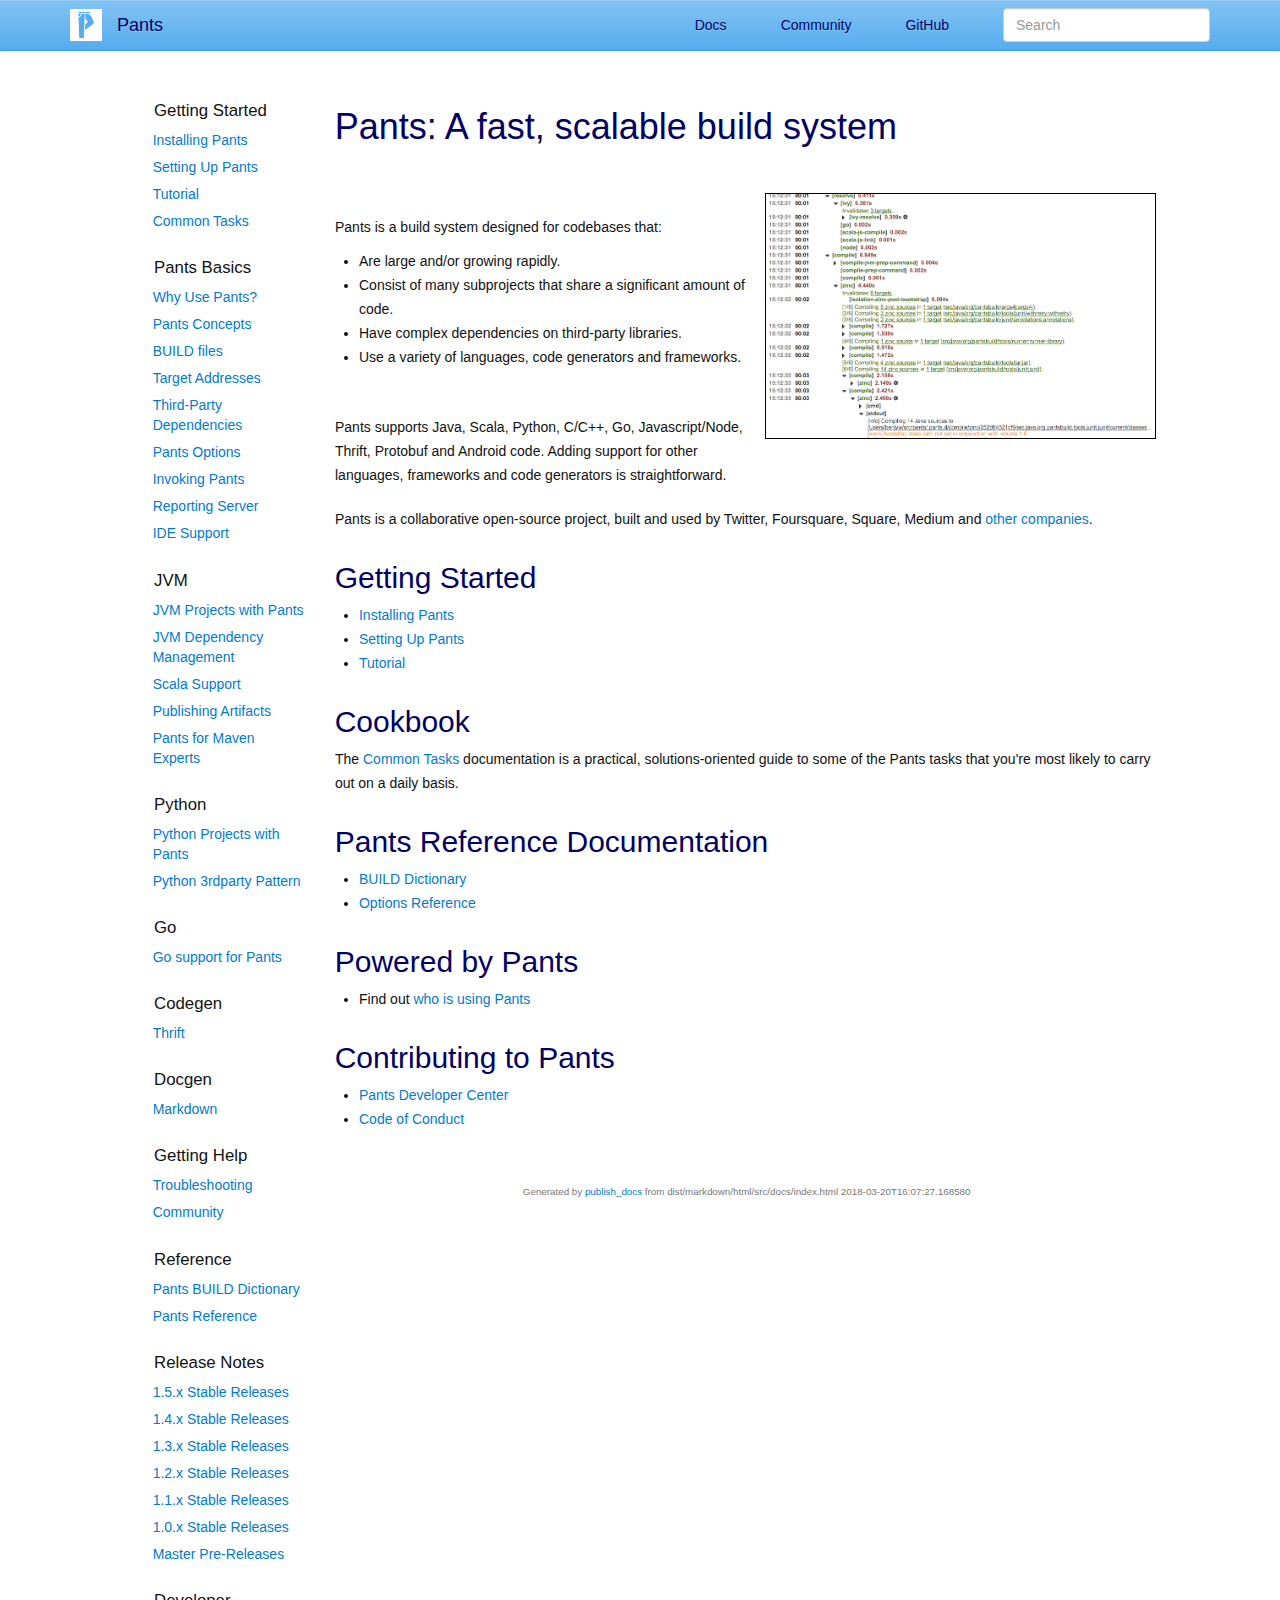
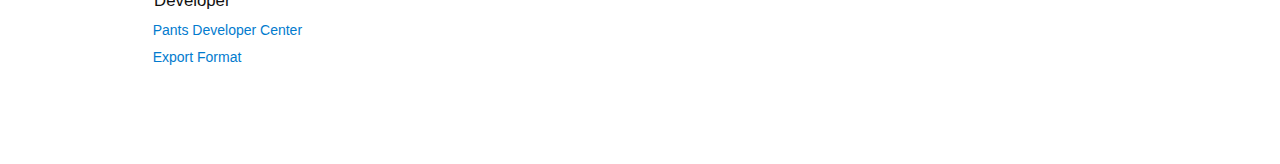
<file: docsite/index.html>
<!DOCTYPE html>
<html lang="en">

<!--
  Copyright 2014 Pants project contributors (see CONTRIBUTORS.md).
  Licensed under the Apache License, Version 2.0 (see LICENSE).
-->

<head>
  <meta charset="utf-8"/>
  <title>Pants: A fast, scalable build system</title>
  <meta name="viewport" content="width=device-width, initial-scale=1.0">
  <link rel="shortcut icon" href="pants-logo.ico">
  <!-- In case this is a "test publish", tell search engines where real version lives: -->
  <link rel="canonical" href="http://pantsbuild.org/index.html">

  <link rel="stylesheet" href="bootstrap-custom.min.css">
  <link rel="stylesheet" href="bootstrap-custom-theme.min.css">
  <link rel="stylesheet" href="docsite.css">
</head>

<body>

<div class="header">
  <nav class="navbar navbar-default navbar-static-top">
    <div class="container">
      <div class="navbar-header">
        <button type="button" class="navbar-toggle collapsed" data-toggle="collapse" data-target="#navbar" aria-expanded="false" aria-controls="navbar">
          <span class="sr-only">Toggle navigation</span>
          <span class="icon-bar"></span>
          <span class="icon-bar"></span>
          <span class="icon-bar"></span>
        </button>
        <a class="navbar-brand navbar-brand-img" href="index.html">
          <img src="pants-logo.ico" alt="[pantsbuild logo]">
        </a>
        <a class="navbar-brand" href="index.html">
          Pants
        </a>
      </div>
      <div id="navbar" class="navbar-collapse collapse">
        <ul class="nav navbar-nav navbar-right">
          <li><a href="/">Docs</a></li>
          <li><a href="community.html">Community</a></li>

          <li><a href="https://www.github.com/pantsbuild/pants">GitHub</a></li>
          <li>
            <form class="navbar-form navbar-left search" role="search" action="https://www.google.com/search">
              <div class="form-group">
                <input type="text" name="as_q" class="form-control query" placeholder="Search">
                <input name="as_sitesearch" value="pantsbuild.org" type="hidden">
              </div>
            </form>
          </li>
        </ul>
      </div><!--/.nav-collapse -->
    </div>
  </nav>
</div>

<div class="page">

  <div class="container-fluid">
    <div class="row">

      <div class="col-md-1">
      </div>

      <div class="col-md-2">
        <div class="site-toc">
          <ul>
                <li class="toc-h1 toc-heading">
                  Getting Started
                </li>
                <li class="toc-h1 toc-link ">
                  <a href="install.html">Installing Pants</a>
                </li>
                <li class="toc-h1 toc-link ">
                  <a href="setup_repo.html">Setting Up Pants</a>
                </li>
                <li class="toc-h1 toc-link ">
                  <a href="first_tutorial.html">Tutorial</a>
                </li>
                <li class="toc-h1 toc-link ">
                  <a href="common_tasks.html">Common Tasks</a>
                </li>
                <li class="toc-h1 toc-heading">
                  Pants Basics
                </li>
                <li class="toc-h1 toc-link ">
                  <a href="why_use_pants.html">Why Use Pants?</a>
                </li>
                <li class="toc-h1 toc-link ">
                  <a href="first_concepts.html">Pants Concepts</a>
                </li>
                <li class="toc-h1 toc-link ">
                  <a href="build_files.html">BUILD files</a>
                </li>
                <li class="toc-h1 toc-link ">
                  <a href="target_addresses.html">Target Addresses</a>
                </li>
                <li class="toc-h1 toc-link ">
                  <a href="3rdparty.html">Third-Party Dependencies</a>
                </li>
                <li class="toc-h1 toc-link ">
                  <a href="options.html">Pants Options</a>
                </li>
                <li class="toc-h1 toc-link ">
                  <a href="invoking.html">Invoking Pants</a>
                </li>
                <li class="toc-h1 toc-link ">
                  <a href="reporting_server.html">Reporting Server</a>
                </li>
                <li class="toc-h1 toc-link ">
                  <a href="ide_support.html">IDE Support</a>
                </li>
                <li class="toc-h1 toc-heading">
                  JVM
                </li>
                <li class="toc-h1 toc-link ">
                  <a href="jvm_projects.html">JVM Projects with Pants</a>
                </li>
                <li class="toc-h1 toc-link ">
                  <a href="3rdparty_jvm.html">JVM Dependency Management</a>
                </li>
                <li class="toc-h1 toc-link ">
                  <a href="scala.html">Scala Support</a>
                </li>
                <li class="toc-h1 toc-link ">
                  <a href="publish.html">Publishing Artifacts</a>
                </li>
                <li class="toc-h1 toc-link ">
                  <a href="from_maven.html">Pants for Maven Experts</a>
                </li>
                <li class="toc-h1 toc-heading">
                  Python
                </li>
                <li class="toc-h1 toc-link ">
                  <a href="python_readme.html">Python Projects with Pants</a>
                </li>
                <li class="toc-h1 toc-link ">
                  <a href="3rdparty_py.html">Python 3rdparty Pattern</a>
                </li>
                <li class="toc-h1 toc-heading">
                  Go
                </li>
                <li class="toc-h1 toc-link ">
                  <a href="go_readme.html">Go support for Pants</a>
                </li>
                <li class="toc-h1 toc-heading">
                  Codegen
                </li>
                <li class="toc-h1 toc-link ">
                  <a href="thrift_deps.html">Thrift</a>
                </li>
                <li class="toc-h1 toc-heading">
                  Docgen
                </li>
                <li class="toc-h1 toc-link ">
                  <a href="page.html">Markdown</a>
                </li>
                <li class="toc-h1 toc-heading">
                  Getting Help
                </li>
                <li class="toc-h1 toc-link ">
                  <a href="tshoot.html">Troubleshooting</a>
                </li>
                <li class="toc-h1 toc-link ">
                  <a href="community.html">Community</a>
                </li>
                <li class="toc-h1 toc-heading">
                  Reference
                </li>
                <li class="toc-h1 toc-link ">
                  <a href="build_dictionary.html">Pants BUILD Dictionary</a>
                </li>
                <li class="toc-h1 toc-link ">
                  <a href="options_reference.html">Pants Reference</a>
                </li>
                <li class="toc-h1 toc-heading">
                  Release Notes
                </li>
                <li class="toc-h1 toc-link ">
                  <a href="notes-1.5.x.html">1.5.x Stable Releases</a>
                </li>
                <li class="toc-h1 toc-link ">
                  <a href="notes-1.4.x.html">1.4.x Stable Releases</a>
                </li>
                <li class="toc-h1 toc-link ">
                  <a href="notes-1.3.x.html">1.3.x Stable Releases</a>
                </li>
                <li class="toc-h1 toc-link ">
                  <a href="notes-1.2.x.html">1.2.x Stable Releases</a>
                </li>
                <li class="toc-h1 toc-link ">
                  <a href="notes-1.1.x.html">1.1.x Stable Releases</a>
                </li>
                <li class="toc-h1 toc-link ">
                  <a href="notes-1.0.x.html">1.0.x Stable Releases</a>
                </li>
                <li class="toc-h1 toc-link ">
                  <a href="notes-master.html">Master Pre-Releases</a>
                </li>
                <li class="toc-h1 toc-heading">
                  Developer
                </li>
                <li class="toc-h1 toc-link ">
                  <a href="dev.html">Pants Developer Center</a>
                </li>
                <li class="toc-h1 toc-link ">
                  <a href="export.html">Export Format</a>
                </li>
          </ul>
        </div> <!-- site-toc -->
      </div>

      <div class="col-md-8">
        <div class="content">

          <div class="mainflow">

            <!-- main content start -->
            <!-- generated by pants! -->
<style>
.codehilite .hll { background-color: #ffffcc }
.codehilite  { background: #f0f0f0; }
.codehilite .c { color: #60a0b0; font-style: italic } /* Comment */
.codehilite .err { border: 1px solid #FF0000 } /* Error */
.codehilite .k { color: #007020; font-weight: bold } /* Keyword */
.codehilite .o { color: #666666 } /* Operator */
.codehilite .cm { color: #60a0b0; font-style: italic } /* Comment.Multiline */
.codehilite .cp { color: #007020 } /* Comment.Preproc */
.codehilite .c1 { color: #60a0b0; font-style: italic } /* Comment.Single */
.codehilite .cs { color: #60a0b0; background-color: #fff0f0 } /* Comment.Special */
.codehilite .gd { color: #A00000 } /* Generic.Deleted */
.codehilite .ge { font-style: italic } /* Generic.Emph */
.codehilite .gr { color: #FF0000 } /* Generic.Error */
.codehilite .gh { color: #000080; font-weight: bold } /* Generic.Heading */
.codehilite .gi { color: #00A000 } /* Generic.Inserted */
.codehilite .go { color: #808080 } /* Generic.Output */
.codehilite .gp { color: #c65d09; font-weight: bold } /* Generic.Prompt */
.codehilite .gs { font-weight: bold } /* Generic.Strong */
.codehilite .gu { color: #800080; font-weight: bold } /* Generic.Subheading */
.codehilite .gt { color: #0040D0 } /* Generic.Traceback */
.codehilite .kc { color: #007020; font-weight: bold } /* Keyword.Constant */
.codehilite .kd { color: #007020; font-weight: bold } /* Keyword.Declaration */
.codehilite .kn { color: #007020; font-weight: bold } /* Keyword.Namespace */
.codehilite .kp { color: #007020 } /* Keyword.Pseudo */
.codehilite .kr { color: #007020; font-weight: bold } /* Keyword.Reserved */
.codehilite .kt { color: #902000 } /* Keyword.Type */
.codehilite .m { color: #40a070 } /* Literal.Number */
.codehilite .s { color: #4070a0 } /* Literal.String */
.codehilite .na { color: #4070a0 } /* Name.Attribute */
.codehilite .nb { color: #007020 } /* Name.Builtin */
.codehilite .nc { color: #0e84b5; font-weight: bold } /* Name.Class */
.codehilite .no { color: #60add5 } /* Name.Constant */
.codehilite .nd { color: #555555; font-weight: bold } /* Name.Decorator */
.codehilite .ni { color: #d55537; font-weight: bold } /* Name.Entity */
.codehilite .ne { color: #007020 } /* Name.Exception */
.codehilite .nf { color: #06287e } /* Name.Function */
.codehilite .nl { color: #002070; font-weight: bold } /* Name.Label */
.codehilite .nn { color: #0e84b5; font-weight: bold } /* Name.Namespace */
.codehilite .nt { color: #062873; font-weight: bold } /* Name.Tag */
.codehilite .nv { color: #bb60d5 } /* Name.Variable */
.codehilite .ow { color: #007020; font-weight: bold } /* Operator.Word */
.codehilite .w { color: #bbbbbb } /* Text.Whitespace */
.codehilite .mf { color: #40a070 } /* Literal.Number.Float */
.codehilite .mh { color: #40a070 } /* Literal.Number.Hex */
.codehilite .mi { color: #40a070 } /* Literal.Number.Integer */
.codehilite .mo { color: #40a070 } /* Literal.Number.Oct */
.codehilite .sb { color: #4070a0 } /* Literal.String.Backtick */
.codehilite .sc { color: #4070a0 } /* Literal.String.Char */
.codehilite .sd { color: #4070a0; font-style: italic } /* Literal.String.Doc */
.codehilite .s2 { color: #4070a0 } /* Literal.String.Double */
.codehilite .se { color: #4070a0; font-weight: bold } /* Literal.String.Escape */
.codehilite .sh { color: #4070a0 } /* Literal.String.Heredoc */
.codehilite .si { color: #70a0d0; font-style: italic } /* Literal.String.Interpol */
.codehilite .sx { color: #c65d09 } /* Literal.String.Other */
.codehilite .sr { color: #235388 } /* Literal.String.Regex */
.codehilite .s1 { color: #4070a0 } /* Literal.String.Single */
.codehilite .ss { color: #517918 } /* Literal.String.Symbol */
.codehilite .bp { color: #007020 } /* Name.Builtin.Pseudo */
.codehilite .vc { color: #bb60d5 } /* Name.Variable.Class */
.codehilite .vg { color: #bb60d5 } /* Name.Variable.Global */
.codehilite .vi { color: #bb60d5 } /* Name.Variable.Instance */
.codehilite .il { color: #40a070 } /* Literal.Number.Integer.Long */
</style>
<h1 id="pants-a-fast-scalable-build-system">Pants: A fast, scalable build system</h1>
<p><br/></p>
<p><a href="reporting_server.html">
<img alt="Pants Report Page" class="index-report-server-page-img" height="246px" src="images/report-server-page.png" width="391px"/>
</a></p>
<p><br/>
Pants is a build system designed for codebases that:</p>
<ul>
<li>Are large and/or growing rapidly.</li>
<li>Consist of many subprojects that share a significant amount of code.</li>
<li>Have complex dependencies on third-party libraries.</li>
<li>Use a variety of languages, code generators and frameworks.</li>
</ul>
<p><br/></p>
<p>Pants supports Java, Scala, Python, C/C++, Go, Javascript/Node, Thrift, Protobuf and Android code.
Adding support for other languages, frameworks and code generators is straightforward.</p>
<p class="index-intro-text"></p>
<p>Pants is a collaborative open-source project, built and used by Twitter, Foursquare, Square,
Medium and <a href="powered_by.html">other companies</a>.</p>
<h2 id="getting-started">Getting Started</h2>
<ul>
<li><a href="install.html">Installing Pants</a></li>
<li><a href="setup_repo.html">Setting Up Pants</a></li>
<li><a href="first_tutorial.html">Tutorial</a></li>
</ul>
<h2 id="cookbook">Cookbook</h2>
<p>The <a href="common_tasks.html">Common Tasks</a> documentation is a
practical, solutions-oriented guide to some of the Pants tasks that you're most
likely to carry out on a daily basis.</p>
<h2 id="pants-reference-documentation">Pants Reference Documentation</h2>
<ul>
<li><a href="build_dictionary.html">BUILD Dictionary</a></li>
<li><a href="options_reference.html">Options Reference</a></li>
</ul>
<h2 id="powered-by-pants">Powered by Pants</h2>
<ul>
<li>Find out <a href="powered_by.html">who is using Pants</a></li>
</ul>
<h2 id="contributing-to-pants">Contributing to Pants</h2>
<ul>
<li><a href="dev.html">Pants Developer Center</a></li>
<li><a href="https://github.com/pantsbuild/pants/blob/master/CODE_OF_CONDUCT.md">Code of Conduct</a></li>
</ul>

            <!-- main content end -->

            <div class="generated">
              Generated by <a href="docs.html">publish_docs</a>
              from dist/markdown/html/src/docs/index.html 2018-03-20T16:07:27.168580
            </div>

          </div> <!-- mainflow -->

        </div> <!-- content -->

      </div>

      <div class="col-md-1">
      </div>

    </div> <!-- row -->
  </div> <!-- container-fluid -->

</div> <!-- page -->

<script src="https://code.jquery.com/jquery-2.2.3.min.js" integrity="sha384-I6F5OKECLVtK/BL+8iSLDEHowSAfUo76ZL9+kGAgTRdiByINKJaqTPH/QVNS1VDb" crossorigin="anonymous"></script>
<script src="bootstrap-custom.min.js"></script>
<script>
  (function(i,s,o,g,r,a,m){i['GoogleAnalyticsObject']=r;i[r]=i[r]||function(){
        (i[r].q=i[r].q||[]).push(arguments)},i[r].l=1*new Date();a=s.createElement(o),
      m=s.getElementsByTagName(o)[0];a.async=1;a.src=g;m.parentNode.insertBefore(a,m)
  })(window,document,'script','https://www.google-analytics.com/analytics.js','ga');

  ga('create', 'UA-78111411-1', 'auto');
  ga('send', 'pageview');
</script>
</body>
</html>
</file>
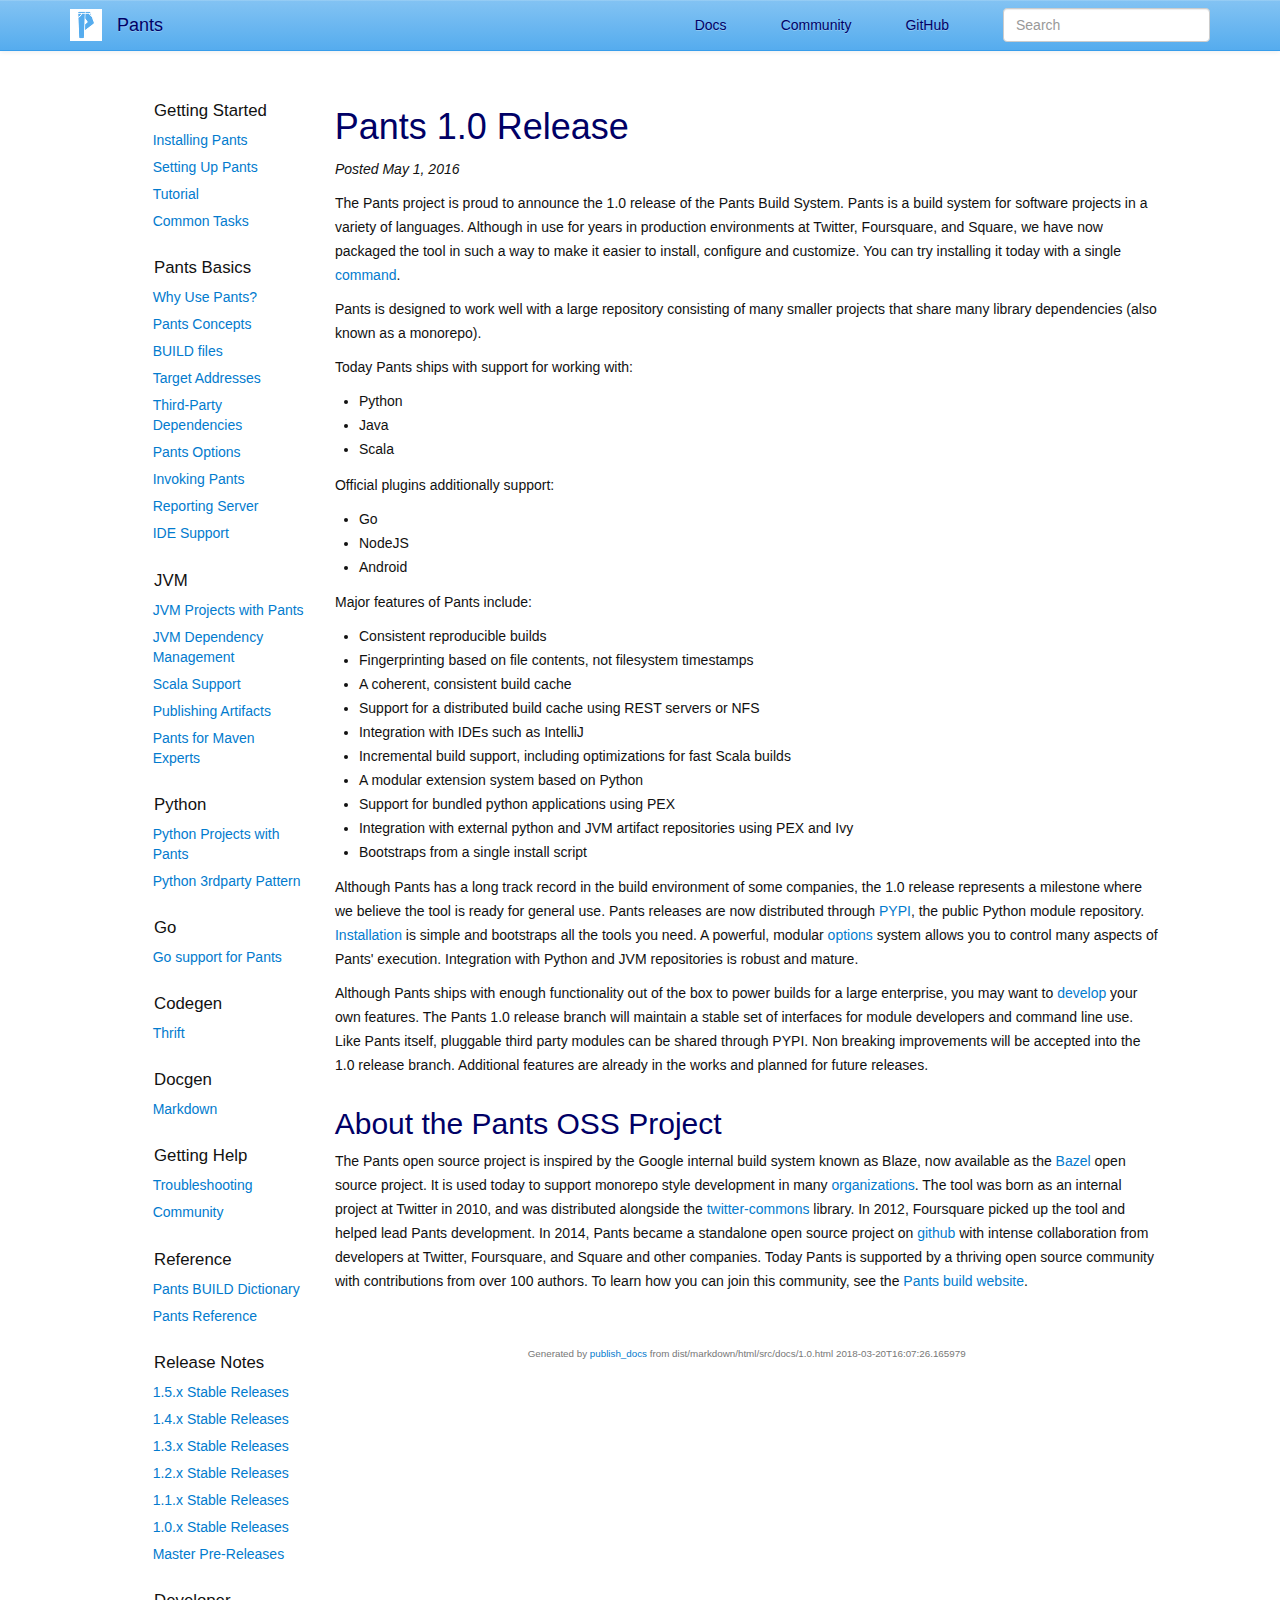
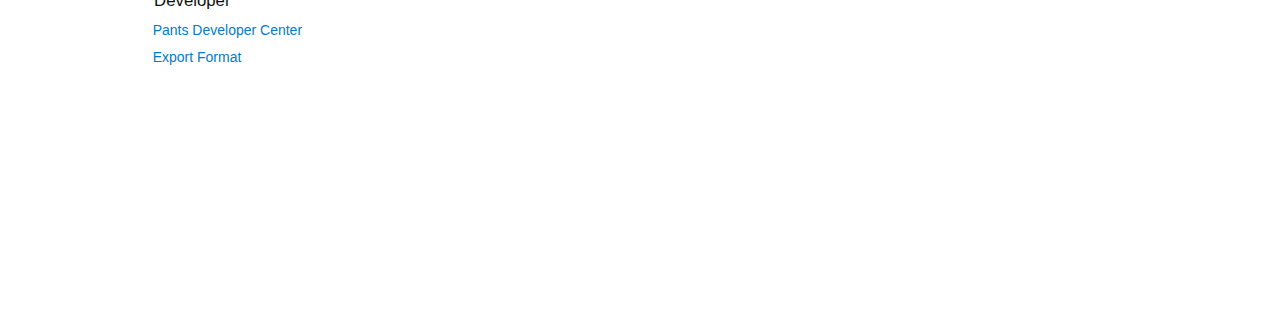
<file: docsite/1.0.html>
<!DOCTYPE html>
<html lang="en">

<!--
  Copyright 2014 Pants project contributors (see CONTRIBUTORS.md).
  Licensed under the Apache License, Version 2.0 (see LICENSE).
-->

<head>
  <meta charset="utf-8"/>
  <title>Pants 1.0 Release</title>
  <meta name="viewport" content="width=device-width, initial-scale=1.0">
  <link rel="shortcut icon" href="pants-logo.ico">
  <!-- In case this is a "test publish", tell search engines where real version lives: -->
  <link rel="canonical" href="http://pantsbuild.org/1.0.html">

  <link rel="stylesheet" href="bootstrap-custom.min.css">
  <link rel="stylesheet" href="bootstrap-custom-theme.min.css">
  <link rel="stylesheet" href="docsite.css">
</head>

<body>

<div class="header">
  <nav class="navbar navbar-default navbar-static-top">
    <div class="container">
      <div class="navbar-header">
        <button type="button" class="navbar-toggle collapsed" data-toggle="collapse" data-target="#navbar" aria-expanded="false" aria-controls="navbar">
          <span class="sr-only">Toggle navigation</span>
          <span class="icon-bar"></span>
          <span class="icon-bar"></span>
          <span class="icon-bar"></span>
        </button>
        <a class="navbar-brand navbar-brand-img" href="index.html">
          <img src="pants-logo.ico" alt="[pantsbuild logo]">
        </a>
        <a class="navbar-brand" href="index.html">
          Pants
        </a>
      </div>
      <div id="navbar" class="navbar-collapse collapse">
        <ul class="nav navbar-nav navbar-right">
          <li><a href="/">Docs</a></li>
          <li><a href="community.html">Community</a></li>
          <li><a href="https://www.github.com/pantsbuild/pants">GitHub</a></li>
          <li>
            <form class="navbar-form navbar-left search" role="search" action="https://www.google.com/search">
              <div class="form-group">
                <input type="text" name="as_q" class="form-control query" placeholder="Search">
                <input name="as_sitesearch" value="pantsbuild.org" type="hidden">
              </div>
            </form>
          </li>
        </ul>
      </div><!--/.nav-collapse -->
    </div>
  </nav>
</div>

<div class="page">

  <div class="container-fluid">
    <div class="row">

      <div class="col-md-1">
      </div>

      <div class="col-md-2">
        <div class="site-toc">
          <ul>
                <li class="toc-h1 toc-heading">
                  Getting Started
                </li>
                <li class="toc-h1 toc-link ">
                  <a href="install.html">Installing Pants</a>
                </li>
                <li class="toc-h1 toc-link ">
                  <a href="setup_repo.html">Setting Up Pants</a>
                </li>
                <li class="toc-h1 toc-link ">
                  <a href="first_tutorial.html">Tutorial</a>
                </li>
                <li class="toc-h1 toc-link ">
                  <a href="common_tasks.html">Common Tasks</a>
                </li>
                <li class="toc-h1 toc-heading">
                  Pants Basics
                </li>
                <li class="toc-h1 toc-link ">
                  <a href="why_use_pants.html">Why Use Pants?</a>
                </li>
                <li class="toc-h1 toc-link ">
                  <a href="first_concepts.html">Pants Concepts</a>
                </li>
                <li class="toc-h1 toc-link ">
                  <a href="build_files.html">BUILD files</a>
                </li>
                <li class="toc-h1 toc-link ">
                  <a href="target_addresses.html">Target Addresses</a>
                </li>
                <li class="toc-h1 toc-link ">
                  <a href="3rdparty.html">Third-Party Dependencies</a>
                </li>
                <li class="toc-h1 toc-link ">
                  <a href="options.html">Pants Options</a>
                </li>
                <li class="toc-h1 toc-link ">
                  <a href="invoking.html">Invoking Pants</a>
                </li>
                <li class="toc-h1 toc-link ">
                  <a href="reporting_server.html">Reporting Server</a>
                </li>
                <li class="toc-h1 toc-link ">
                  <a href="ide_support.html">IDE Support</a>
                </li>
                <li class="toc-h1 toc-heading">
                  JVM
                </li>
                <li class="toc-h1 toc-link ">
                  <a href="jvm_projects.html">JVM Projects with Pants</a>
                </li>
                <li class="toc-h1 toc-link ">
                  <a href="3rdparty_jvm.html">JVM Dependency Management</a>
                </li>
                <li class="toc-h1 toc-link ">
                  <a href="scala.html">Scala Support</a>
                </li>
                <li class="toc-h1 toc-link ">
                  <a href="publish.html">Publishing Artifacts</a>
                </li>
                <li class="toc-h1 toc-link ">
                  <a href="from_maven.html">Pants for Maven Experts</a>
                </li>
                <li class="toc-h1 toc-heading">
                  Python
                </li>
                <li class="toc-h1 toc-link ">
                  <a href="python_readme.html">Python Projects with Pants</a>
                </li>
                <li class="toc-h1 toc-link ">
                  <a href="3rdparty_py.html">Python 3rdparty Pattern</a>
                </li>
                <li class="toc-h1 toc-heading">
                  Go
                </li>
                <li class="toc-h1 toc-link ">
                  <a href="go_readme.html">Go support for Pants</a>
                </li>
                <li class="toc-h1 toc-heading">
                  Codegen
                </li>
                <li class="toc-h1 toc-link ">
                  <a href="thrift_deps.html">Thrift</a>
                </li>
                <li class="toc-h1 toc-heading">
                  Docgen
                </li>
                <li class="toc-h1 toc-link ">
                  <a href="page.html">Markdown</a>
                </li>
                <li class="toc-h1 toc-heading">
                  Getting Help
                </li>
                <li class="toc-h1 toc-link ">
                  <a href="tshoot.html">Troubleshooting</a>
                </li>
                <li class="toc-h1 toc-link ">
                  <a href="community.html">Community</a>
                </li>
                <li class="toc-h1 toc-heading">
                  Reference
                </li>
                <li class="toc-h1 toc-link ">
                  <a href="build_dictionary.html">Pants BUILD Dictionary</a>
                </li>
                <li class="toc-h1 toc-link ">
                  <a href="options_reference.html">Pants Reference</a>
                </li>
                <li class="toc-h1 toc-heading">
                  Release Notes
                </li>
                <li class="toc-h1 toc-link ">
                  <a href="notes-1.5.x.html">1.5.x Stable Releases</a>
                </li>
                <li class="toc-h1 toc-link ">
                  <a href="notes-1.4.x.html">1.4.x Stable Releases</a>
                </li>
                <li class="toc-h1 toc-link ">
                  <a href="notes-1.3.x.html">1.3.x Stable Releases</a>
                </li>
                <li class="toc-h1 toc-link ">
                  <a href="notes-1.2.x.html">1.2.x Stable Releases</a>
                </li>
                <li class="toc-h1 toc-link ">
                  <a href="notes-1.1.x.html">1.1.x Stable Releases</a>
                </li>
                <li class="toc-h1 toc-link ">
                  <a href="notes-1.0.x.html">1.0.x Stable Releases</a>
                </li>
                <li class="toc-h1 toc-link ">
                  <a href="notes-master.html">Master Pre-Releases</a>
                </li>
                <li class="toc-h1 toc-heading">
                  Developer
                </li>
                <li class="toc-h1 toc-link ">
                  <a href="dev.html">Pants Developer Center</a>
                </li>
                <li class="toc-h1 toc-link ">
                  <a href="export.html">Export Format</a>
                </li>
          </ul>
        </div> <!-- site-toc -->
      </div>

      <div class="col-md-8">
        <div class="content">

          <div class="mainflow">

            <!-- main content start -->
            <!-- generated by pants! -->
<style>
.codehilite .hll { background-color: #ffffcc }
.codehilite  { background: #f0f0f0; }
.codehilite .c { color: #60a0b0; font-style: italic } /* Comment */
.codehilite .err { border: 1px solid #FF0000 } /* Error */
.codehilite .k { color: #007020; font-weight: bold } /* Keyword */
.codehilite .o { color: #666666 } /* Operator */
.codehilite .cm { color: #60a0b0; font-style: italic } /* Comment.Multiline */
.codehilite .cp { color: #007020 } /* Comment.Preproc */
.codehilite .c1 { color: #60a0b0; font-style: italic } /* Comment.Single */
.codehilite .cs { color: #60a0b0; background-color: #fff0f0 } /* Comment.Special */
.codehilite .gd { color: #A00000 } /* Generic.Deleted */
.codehilite .ge { font-style: italic } /* Generic.Emph */
.codehilite .gr { color: #FF0000 } /* Generic.Error */
.codehilite .gh { color: #000080; font-weight: bold } /* Generic.Heading */
.codehilite .gi { color: #00A000 } /* Generic.Inserted */
.codehilite .go { color: #808080 } /* Generic.Output */
.codehilite .gp { color: #c65d09; font-weight: bold } /* Generic.Prompt */
.codehilite .gs { font-weight: bold } /* Generic.Strong */
.codehilite .gu { color: #800080; font-weight: bold } /* Generic.Subheading */
.codehilite .gt { color: #0040D0 } /* Generic.Traceback */
.codehilite .kc { color: #007020; font-weight: bold } /* Keyword.Constant */
.codehilite .kd { color: #007020; font-weight: bold } /* Keyword.Declaration */
.codehilite .kn { color: #007020; font-weight: bold } /* Keyword.Namespace */
.codehilite .kp { color: #007020 } /* Keyword.Pseudo */
.codehilite .kr { color: #007020; font-weight: bold } /* Keyword.Reserved */
.codehilite .kt { color: #902000 } /* Keyword.Type */
.codehilite .m { color: #40a070 } /* Literal.Number */
.codehilite .s { color: #4070a0 } /* Literal.String */
.codehilite .na { color: #4070a0 } /* Name.Attribute */
.codehilite .nb { color: #007020 } /* Name.Builtin */
.codehilite .nc { color: #0e84b5; font-weight: bold } /* Name.Class */
.codehilite .no { color: #60add5 } /* Name.Constant */
.codehilite .nd { color: #555555; font-weight: bold } /* Name.Decorator */
.codehilite .ni { color: #d55537; font-weight: bold } /* Name.Entity */
.codehilite .ne { color: #007020 } /* Name.Exception */
.codehilite .nf { color: #06287e } /* Name.Function */
.codehilite .nl { color: #002070; font-weight: bold } /* Name.Label */
.codehilite .nn { color: #0e84b5; font-weight: bold } /* Name.Namespace */
.codehilite .nt { color: #062873; font-weight: bold } /* Name.Tag */
.codehilite .nv { color: #bb60d5 } /* Name.Variable */
.codehilite .ow { color: #007020; font-weight: bold } /* Operator.Word */
.codehilite .w { color: #bbbbbb } /* Text.Whitespace */
.codehilite .mf { color: #40a070 } /* Literal.Number.Float */
.codehilite .mh { color: #40a070 } /* Literal.Number.Hex */
.codehilite .mi { color: #40a070 } /* Literal.Number.Integer */
.codehilite .mo { color: #40a070 } /* Literal.Number.Oct */
.codehilite .sb { color: #4070a0 } /* Literal.String.Backtick */
.codehilite .sc { color: #4070a0 } /* Literal.String.Char */
.codehilite .sd { color: #4070a0; font-style: italic } /* Literal.String.Doc */
.codehilite .s2 { color: #4070a0 } /* Literal.String.Double */
.codehilite .se { color: #4070a0; font-weight: bold } /* Literal.String.Escape */
.codehilite .sh { color: #4070a0 } /* Literal.String.Heredoc */
.codehilite .si { color: #70a0d0; font-style: italic } /* Literal.String.Interpol */
.codehilite .sx { color: #c65d09 } /* Literal.String.Other */
.codehilite .sr { color: #235388 } /* Literal.String.Regex */
.codehilite .s1 { color: #4070a0 } /* Literal.String.Single */
.codehilite .ss { color: #517918 } /* Literal.String.Symbol */
.codehilite .bp { color: #007020 } /* Name.Builtin.Pseudo */
.codehilite .vc { color: #bb60d5 } /* Name.Variable.Class */
.codehilite .vg { color: #bb60d5 } /* Name.Variable.Global */
.codehilite .vi { color: #bb60d5 } /* Name.Variable.Instance */
.codehilite .il { color: #40a070 } /* Literal.Number.Integer.Long */
</style>
<h1 id="pants-10-release">Pants 1.0 Release</h1>
<p><em>Posted May 1, 2016</em></p>
<p>The Pants project is proud to announce the 1.0 release of the Pants Build System.   Pants is a build system
for software projects in a variety of languages.  Although in use for years in production environments at
Twitter, Foursquare, and Square, we have now packaged the tool in such a way to make it easier to install,
configure and customize.  You can try installing it today with a single <a href="http://pantsbuild.org/install.html#recommended-installation">command</a>.</p>
<p>Pants is designed to work well with a large repository consisting of many smaller projects that share many
library dependencies (also known as a monorepo).</p>
<p>Today Pants ships with support for working with:</p>
<ul>
<li>Python</li>
<li>Java</li>
<li>Scala</li>
</ul>
<p>Official plugins additionally support:</p>
<ul>
<li>Go</li>
<li>NodeJS</li>
<li>Android</li>
</ul>
<p>Major features of Pants include:</p>
<ul>
<li>Consistent reproducible builds</li>
<li>Fingerprinting based on file contents, not filesystem timestamps</li>
<li>A coherent, consistent build cache</li>
<li>Support for a distributed build cache using REST servers or NFS</li>
<li>Integration with IDEs such as IntelliJ</li>
<li>Incremental build support, including optimizations for fast Scala  builds</li>
<li>A modular extension system based on Python</li>
<li>Support for bundled python applications using PEX</li>
<li>Integration with external python and JVM artifact repositories using PEX and Ivy</li>
<li>Bootstraps from a single install script</li>
</ul>
<p>Although Pants has a long track record in the build environment of some companies, the 1.0 release represents a milestone where we believe the tool is ready for general use. Pants releases are now distributed through <a href="https://pypi.python.org/pypi/pantsbuild.pants">PYPI</a>, the public Python module repository.  <a href="http://pantsbuild.org/install.html">Installation</a> is simple and bootstraps all the tools you need.  A powerful, modular <a href="http://pantsbuild.org/options_reference.html">options</a> system allows you to control many aspects of Pants' execution.  Integration with Python and JVM repositories is robust and mature.</p>
<p>Although Pants ships with enough functionality out of the box to power builds for a large enterprise, you may want to <a href="http://pantsbuild.org/dev.html">develop</a> your own features.  The Pants 1.0 release branch will maintain a stable set of interfaces for module developers and command line use.  Like Pants itself, pluggable third party modules can be shared through PYPI.  Non breaking improvements will be accepted into the 1.0 release branch. Additional features are already in the works and planned for future releases.</p>
<h2 id="about-the-pants-oss-project">About the Pants OSS Project</h2>
<p>The Pants open source project is inspired by the Google internal build system known as Blaze, now available as the <a href="http://bazel.io">Bazel</a> open source project.  It is used today to support monorepo style development in many <a href="http://pantsbuild.org/powered_by.html">organizations</a>.  The tool was born as an internal project at Twitter in 2010, and was distributed alongside the <a href="https://github.com/twitter/commons">twitter-commons</a> library.  In 2012, Foursquare picked up the tool and helped lead Pants development.  In 2014, Pants became a standalone open source project on <a href="http://github.com/pantsbuild/pants">github</a> with intense collaboration from developers at Twitter, Foursquare, and Square and other companies.  Today Pants is supported by a thriving open source community with contributions from over 100 authors.  To learn how you can join this community, see the <a href="http://pantsbuild.org/howto_contribute.html">Pants build website</a>.</p>

            <!-- main content end -->

            <div class="generated">
              Generated by <a href="docs.html">publish_docs</a>
              from dist/markdown/html/src/docs/1.0.html 2018-03-20T16:07:26.165979
            </div>

          </div> <!-- mainflow -->

        </div> <!-- content -->

      </div>

      <div class="col-md-1">
      </div>

    </div> <!-- row -->
  </div> <!-- container-fluid -->

</div> <!-- page -->

<script src="https://code.jquery.com/jquery-2.2.3.min.js" integrity="sha384-I6F5OKECLVtK/BL+8iSLDEHowSAfUo76ZL9+kGAgTRdiByINKJaqTPH/QVNS1VDb" crossorigin="anonymous"></script>
<script src="bootstrap-custom.min.js"></script>
<script>
  (function(i,s,o,g,r,a,m){i['GoogleAnalyticsObject']=r;i[r]=i[r]||function(){
        (i[r].q=i[r].q||[]).push(arguments)},i[r].l=1*new Date();a=s.createElement(o),
      m=s.getElementsByTagName(o)[0];a.async=1;a.src=g;m.parentNode.insertBefore(a,m)
  })(window,document,'script','https://www.google-analytics.com/analytics.js','ga');

  ga('create', 'UA-78111411-1', 'auto');
  ga('send', 'pageview');
</script>
</body>
</html>
</file>
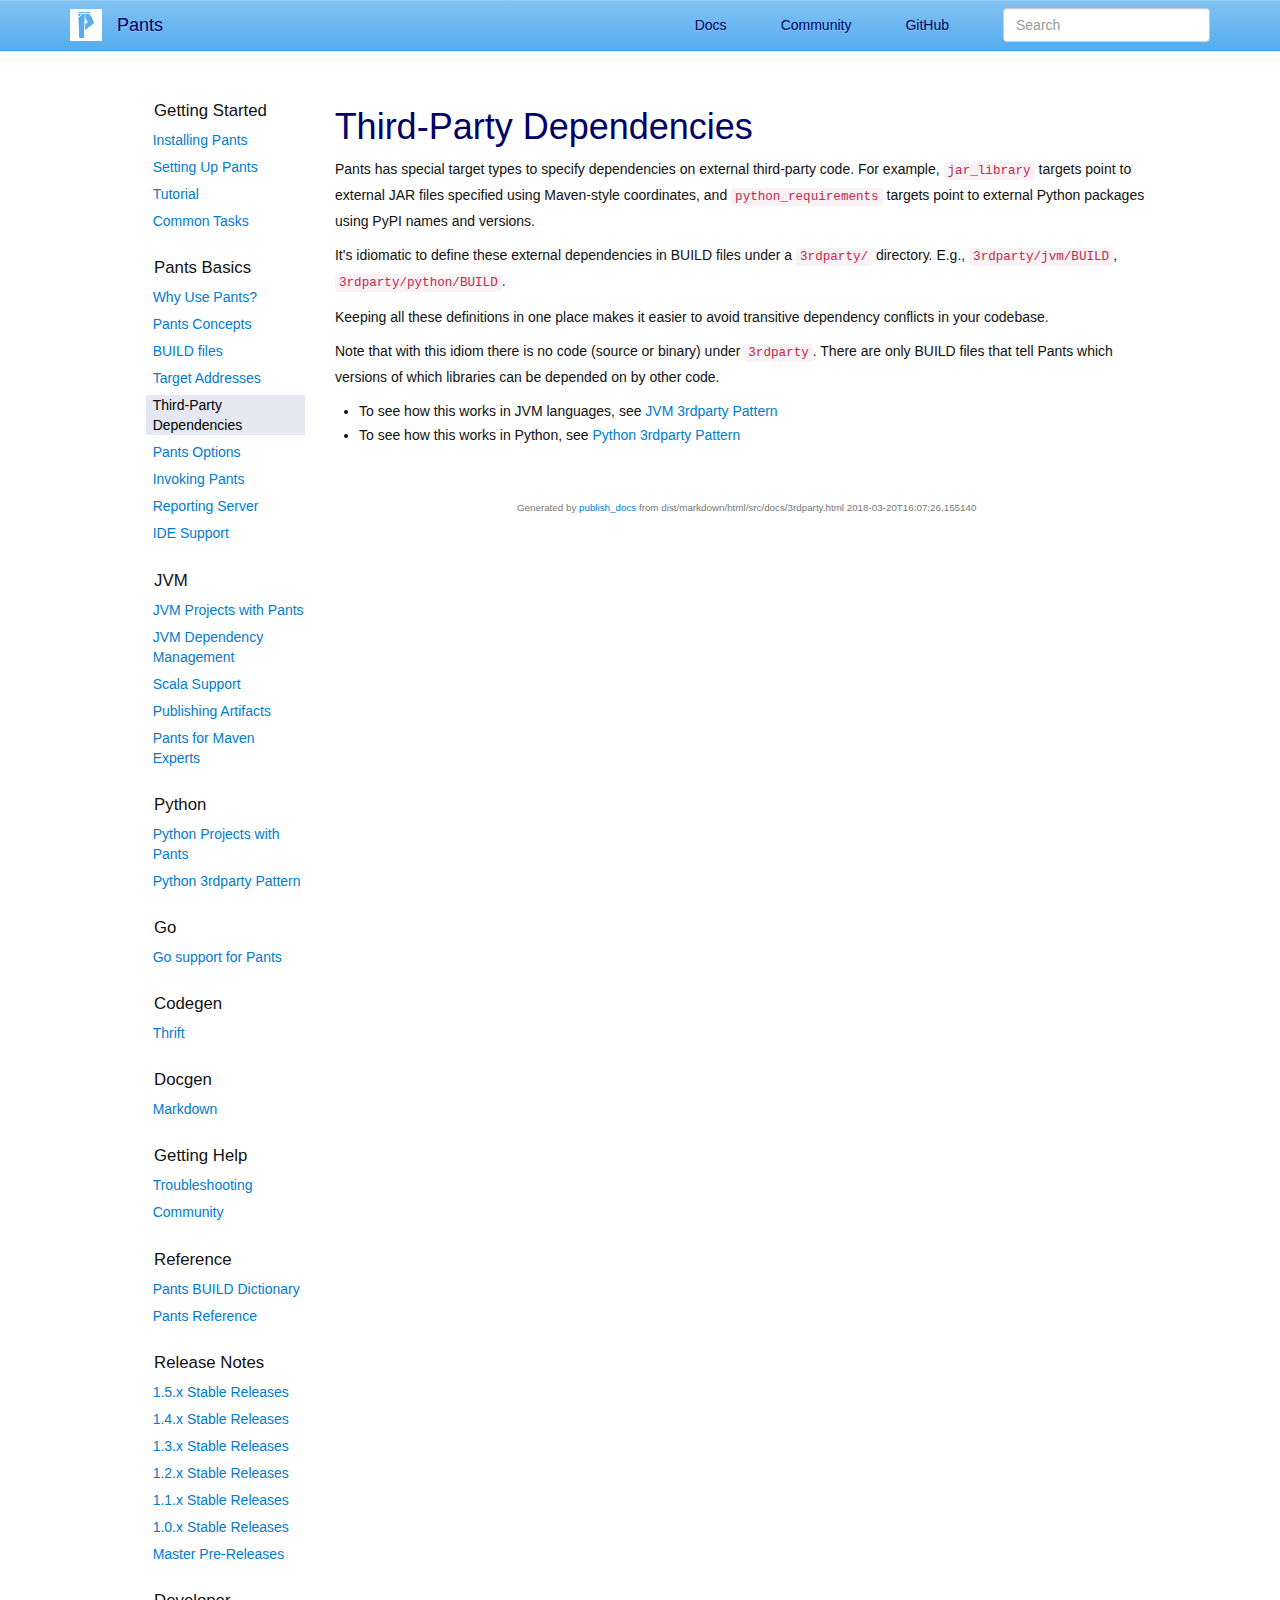
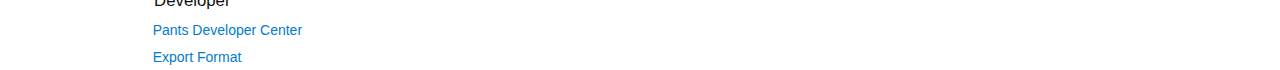
<file: docsite/3rdparty.html>
<!DOCTYPE html>
<html lang="en">

<!--
  Copyright 2014 Pants project contributors (see CONTRIBUTORS.md).
  Licensed under the Apache License, Version 2.0 (see LICENSE).
-->

<head>
  <meta charset="utf-8"/>
  <title>Third-Party Dependencies</title>
  <meta name="viewport" content="width=device-width, initial-scale=1.0">
  <link rel="shortcut icon" href="pants-logo.ico">
  <!-- In case this is a "test publish", tell search engines where real version lives: -->
  <link rel="canonical" href="http://pantsbuild.org/3rdparty.html">

  <link rel="stylesheet" href="bootstrap-custom.min.css">
  <link rel="stylesheet" href="bootstrap-custom-theme.min.css">
  <link rel="stylesheet" href="docsite.css">
</head>

<body>

<div class="header">
  <nav class="navbar navbar-default navbar-static-top">
    <div class="container">
      <div class="navbar-header">
        <button type="button" class="navbar-toggle collapsed" data-toggle="collapse" data-target="#navbar" aria-expanded="false" aria-controls="navbar">
          <span class="sr-only">Toggle navigation</span>
          <span class="icon-bar"></span>
          <span class="icon-bar"></span>
          <span class="icon-bar"></span>
        </button>
        <a class="navbar-brand navbar-brand-img" href="index.html">
          <img src="pants-logo.ico" alt="[pantsbuild logo]">
        </a>
        <a class="navbar-brand" href="index.html">
          Pants
        </a>
      </div>
      <div id="navbar" class="navbar-collapse collapse">
        <ul class="nav navbar-nav navbar-right">
          <li><a href="/">Docs</a></li>
          <li><a href="community.html">Community</a></li>
          <li><a href="https://www.github.com/pantsbuild/pants">GitHub</a></li>
          <li>
            <form class="navbar-form navbar-left search" role="search" action="https://www.google.com/search">
              <div class="form-group">
                <input type="text" name="as_q" class="form-control query" placeholder="Search">
                <input name="as_sitesearch" value="pantsbuild.org" type="hidden">
              </div>
            </form>
          </li>
        </ul>
      </div><!--/.nav-collapse -->
    </div>
  </nav>
</div>

<div class="page">

  <div class="container-fluid">
    <div class="row">

      <div class="col-md-1">
      </div>

      <div class="col-md-2">
        <div class="site-toc">
          <ul>
                <li class="toc-h1 toc-heading">
                  Getting Started
                </li>
                <li class="toc-h1 toc-link ">
                  <a href="install.html">Installing Pants</a>
                </li>
                <li class="toc-h1 toc-link ">
                  <a href="setup_repo.html">Setting Up Pants</a>
                </li>
                <li class="toc-h1 toc-link ">
                  <a href="first_tutorial.html">Tutorial</a>
                </li>
                <li class="toc-h1 toc-link ">
                  <a href="common_tasks.html">Common Tasks</a>
                </li>
                <li class="toc-h1 toc-heading">
                  Pants Basics
                </li>
                <li class="toc-h1 toc-link ">
                  <a href="why_use_pants.html">Why Use Pants?</a>
                </li>
                <li class="toc-h1 toc-link ">
                  <a href="first_concepts.html">Pants Concepts</a>
                </li>
                <li class="toc-h1 toc-link ">
                  <a href="build_files.html">BUILD files</a>
                </li>
                <li class="toc-h1 toc-link ">
                  <a href="target_addresses.html">Target Addresses</a>
                </li>
                <li class="toc-h1 toc-link toc-here">
                  Third-Party Dependencies
                </li>
                <li class="toc-h1 toc-link ">
                  <a href="options.html">Pants Options</a>
                </li>
                <li class="toc-h1 toc-link ">
                  <a href="invoking.html">Invoking Pants</a>
                </li>
                <li class="toc-h1 toc-link ">
                  <a href="reporting_server.html">Reporting Server</a>
                </li>
                <li class="toc-h1 toc-link ">
                  <a href="ide_support.html">IDE Support</a>
                </li>
                <li class="toc-h1 toc-heading">
                  JVM
                </li>
                <li class="toc-h1 toc-link ">
                  <a href="jvm_projects.html">JVM Projects with Pants</a>
                </li>
                <li class="toc-h1 toc-link ">
                  <a href="3rdparty_jvm.html">JVM Dependency Management</a>
                </li>
                <li class="toc-h1 toc-link ">
                  <a href="scala.html">Scala Support</a>
                </li>
                <li class="toc-h1 toc-link ">
                  <a href="publish.html">Publishing Artifacts</a>
                </li>
                <li class="toc-h1 toc-link ">
                  <a href="from_maven.html">Pants for Maven Experts</a>
                </li>
                <li class="toc-h1 toc-heading">
                  Python
                </li>
                <li class="toc-h1 toc-link ">
                  <a href="python_readme.html">Python Projects with Pants</a>
                </li>
                <li class="toc-h1 toc-link ">
                  <a href="3rdparty_py.html">Python 3rdparty Pattern</a>
                </li>
                <li class="toc-h1 toc-heading">
                  Go
                </li>
                <li class="toc-h1 toc-link ">
                  <a href="go_readme.html">Go support for Pants</a>
                </li>
                <li class="toc-h1 toc-heading">
                  Codegen
                </li>
                <li class="toc-h1 toc-link ">
                  <a href="thrift_deps.html">Thrift</a>
                </li>
                <li class="toc-h1 toc-heading">
                  Docgen
                </li>
                <li class="toc-h1 toc-link ">
                  <a href="page.html">Markdown</a>
                </li>
                <li class="toc-h1 toc-heading">
                  Getting Help
                </li>
                <li class="toc-h1 toc-link ">
                  <a href="tshoot.html">Troubleshooting</a>
                </li>
                <li class="toc-h1 toc-link ">
                  <a href="community.html">Community</a>
                </li>
                <li class="toc-h1 toc-heading">
                  Reference
                </li>
                <li class="toc-h1 toc-link ">
                  <a href="build_dictionary.html">Pants BUILD Dictionary</a>
                </li>
                <li class="toc-h1 toc-link ">
                  <a href="options_reference.html">Pants Reference</a>
                </li>
                <li class="toc-h1 toc-heading">
                  Release Notes
                </li>
                <li class="toc-h1 toc-link ">
                  <a href="notes-1.5.x.html">1.5.x Stable Releases</a>
                </li>
                <li class="toc-h1 toc-link ">
                  <a href="notes-1.4.x.html">1.4.x Stable Releases</a>
                </li>
                <li class="toc-h1 toc-link ">
                  <a href="notes-1.3.x.html">1.3.x Stable Releases</a>
                </li>
                <li class="toc-h1 toc-link ">
                  <a href="notes-1.2.x.html">1.2.x Stable Releases</a>
                </li>
                <li class="toc-h1 toc-link ">
                  <a href="notes-1.1.x.html">1.1.x Stable Releases</a>
                </li>
                <li class="toc-h1 toc-link ">
                  <a href="notes-1.0.x.html">1.0.x Stable Releases</a>
                </li>
                <li class="toc-h1 toc-link ">
                  <a href="notes-master.html">Master Pre-Releases</a>
                </li>
                <li class="toc-h1 toc-heading">
                  Developer
                </li>
                <li class="toc-h1 toc-link ">
                  <a href="dev.html">Pants Developer Center</a>
                </li>
                <li class="toc-h1 toc-link ">
                  <a href="export.html">Export Format</a>
                </li>
          </ul>
        </div> <!-- site-toc -->
      </div>

      <div class="col-md-8">
        <div class="content">

          <div class="mainflow">

            <!-- main content start -->
            <!-- generated by pants! -->
<style>
.codehilite .hll { background-color: #ffffcc }
.codehilite  { background: #f0f0f0; }
.codehilite .c { color: #60a0b0; font-style: italic } /* Comment */
.codehilite .err { border: 1px solid #FF0000 } /* Error */
.codehilite .k { color: #007020; font-weight: bold } /* Keyword */
.codehilite .o { color: #666666 } /* Operator */
.codehilite .cm { color: #60a0b0; font-style: italic } /* Comment.Multiline */
.codehilite .cp { color: #007020 } /* Comment.Preproc */
.codehilite .c1 { color: #60a0b0; font-style: italic } /* Comment.Single */
.codehilite .cs { color: #60a0b0; background-color: #fff0f0 } /* Comment.Special */
.codehilite .gd { color: #A00000 } /* Generic.Deleted */
.codehilite .ge { font-style: italic } /* Generic.Emph */
.codehilite .gr { color: #FF0000 } /* Generic.Error */
.codehilite .gh { color: #000080; font-weight: bold } /* Generic.Heading */
.codehilite .gi { color: #00A000 } /* Generic.Inserted */
.codehilite .go { color: #808080 } /* Generic.Output */
.codehilite .gp { color: #c65d09; font-weight: bold } /* Generic.Prompt */
.codehilite .gs { font-weight: bold } /* Generic.Strong */
.codehilite .gu { color: #800080; font-weight: bold } /* Generic.Subheading */
.codehilite .gt { color: #0040D0 } /* Generic.Traceback */
.codehilite .kc { color: #007020; font-weight: bold } /* Keyword.Constant */
.codehilite .kd { color: #007020; font-weight: bold } /* Keyword.Declaration */
.codehilite .kn { color: #007020; font-weight: bold } /* Keyword.Namespace */
.codehilite .kp { color: #007020 } /* Keyword.Pseudo */
.codehilite .kr { color: #007020; font-weight: bold } /* Keyword.Reserved */
.codehilite .kt { color: #902000 } /* Keyword.Type */
.codehilite .m { color: #40a070 } /* Literal.Number */
.codehilite .s { color: #4070a0 } /* Literal.String */
.codehilite .na { color: #4070a0 } /* Name.Attribute */
.codehilite .nb { color: #007020 } /* Name.Builtin */
.codehilite .nc { color: #0e84b5; font-weight: bold } /* Name.Class */
.codehilite .no { color: #60add5 } /* Name.Constant */
.codehilite .nd { color: #555555; font-weight: bold } /* Name.Decorator */
.codehilite .ni { color: #d55537; font-weight: bold } /* Name.Entity */
.codehilite .ne { color: #007020 } /* Name.Exception */
.codehilite .nf { color: #06287e } /* Name.Function */
.codehilite .nl { color: #002070; font-weight: bold } /* Name.Label */
.codehilite .nn { color: #0e84b5; font-weight: bold } /* Name.Namespace */
.codehilite .nt { color: #062873; font-weight: bold } /* Name.Tag */
.codehilite .nv { color: #bb60d5 } /* Name.Variable */
.codehilite .ow { color: #007020; font-weight: bold } /* Operator.Word */
.codehilite .w { color: #bbbbbb } /* Text.Whitespace */
.codehilite .mf { color: #40a070 } /* Literal.Number.Float */
.codehilite .mh { color: #40a070 } /* Literal.Number.Hex */
.codehilite .mi { color: #40a070 } /* Literal.Number.Integer */
.codehilite .mo { color: #40a070 } /* Literal.Number.Oct */
.codehilite .sb { color: #4070a0 } /* Literal.String.Backtick */
.codehilite .sc { color: #4070a0 } /* Literal.String.Char */
.codehilite .sd { color: #4070a0; font-style: italic } /* Literal.String.Doc */
.codehilite .s2 { color: #4070a0 } /* Literal.String.Double */
.codehilite .se { color: #4070a0; font-weight: bold } /* Literal.String.Escape */
.codehilite .sh { color: #4070a0 } /* Literal.String.Heredoc */
.codehilite .si { color: #70a0d0; font-style: italic } /* Literal.String.Interpol */
.codehilite .sx { color: #c65d09 } /* Literal.String.Other */
.codehilite .sr { color: #235388 } /* Literal.String.Regex */
.codehilite .s1 { color: #4070a0 } /* Literal.String.Single */
.codehilite .ss { color: #517918 } /* Literal.String.Symbol */
.codehilite .bp { color: #007020 } /* Name.Builtin.Pseudo */
.codehilite .vc { color: #bb60d5 } /* Name.Variable.Class */
.codehilite .vg { color: #bb60d5 } /* Name.Variable.Global */
.codehilite .vi { color: #bb60d5 } /* Name.Variable.Instance */
.codehilite .il { color: #40a070 } /* Literal.Number.Integer.Long */
</style>
<h1 id="third-party-dependencies">Third-Party Dependencies</h1>
<p>Pants has special target types to specify dependencies on external third-party code.
For example, <code>jar_library</code> targets point to external JAR files specified using
Maven-style coordinates, and <code>python_requirements</code> targets point to external
Python packages using PyPI names and versions.</p>
<p>It's idiomatic to define these external dependencies in BUILD files under a <code>3rdparty/</code>
directory. E.g., <code>3rdparty/jvm/BUILD</code>, <code>3rdparty/python/BUILD</code>.</p>
<p>Keeping all these definitions in one place makes it easier to avoid transitive
dependency conflicts in your codebase.</p>
<p>Note that with this idiom there is no code (source or binary) under <code>3rdparty</code>.
There are only BUILD files that tell Pants which versions of which libraries can
be depended on by other code.</p>
<ul>
<li>To see how this works in JVM languages, see
  <a href="3rdparty_jvm.html">JVM 3rdparty Pattern</a></li>
<li>To see how this works in Python, see
  <a href="3rdparty_py.html">Python 3rdparty Pattern</a></li>
</ul>

            <!-- main content end -->

            <div class="generated">
              Generated by <a href="docs.html">publish_docs</a>
              from dist/markdown/html/src/docs/3rdparty.html 2018-03-20T16:07:26.155140
            </div>

          </div> <!-- mainflow -->

        </div> <!-- content -->

      </div>

      <div class="col-md-1">
      </div>

    </div> <!-- row -->
  </div> <!-- container-fluid -->

</div> <!-- page -->

<script src="https://code.jquery.com/jquery-2.2.3.min.js" integrity="sha384-I6F5OKECLVtK/BL+8iSLDEHowSAfUo76ZL9+kGAgTRdiByINKJaqTPH/QVNS1VDb" crossorigin="anonymous"></script>
<script src="bootstrap-custom.min.js"></script>
<script>
  (function(i,s,o,g,r,a,m){i['GoogleAnalyticsObject']=r;i[r]=i[r]||function(){
        (i[r].q=i[r].q||[]).push(arguments)},i[r].l=1*new Date();a=s.createElement(o),
      m=s.getElementsByTagName(o)[0];a.async=1;a.src=g;m.parentNode.insertBefore(a,m)
  })(window,document,'script','https://www.google-analytics.com/analytics.js','ga');

  ga('create', 'UA-78111411-1', 'auto');
  ga('send', 'pageview');
</script>
</body>
</html>
</file>
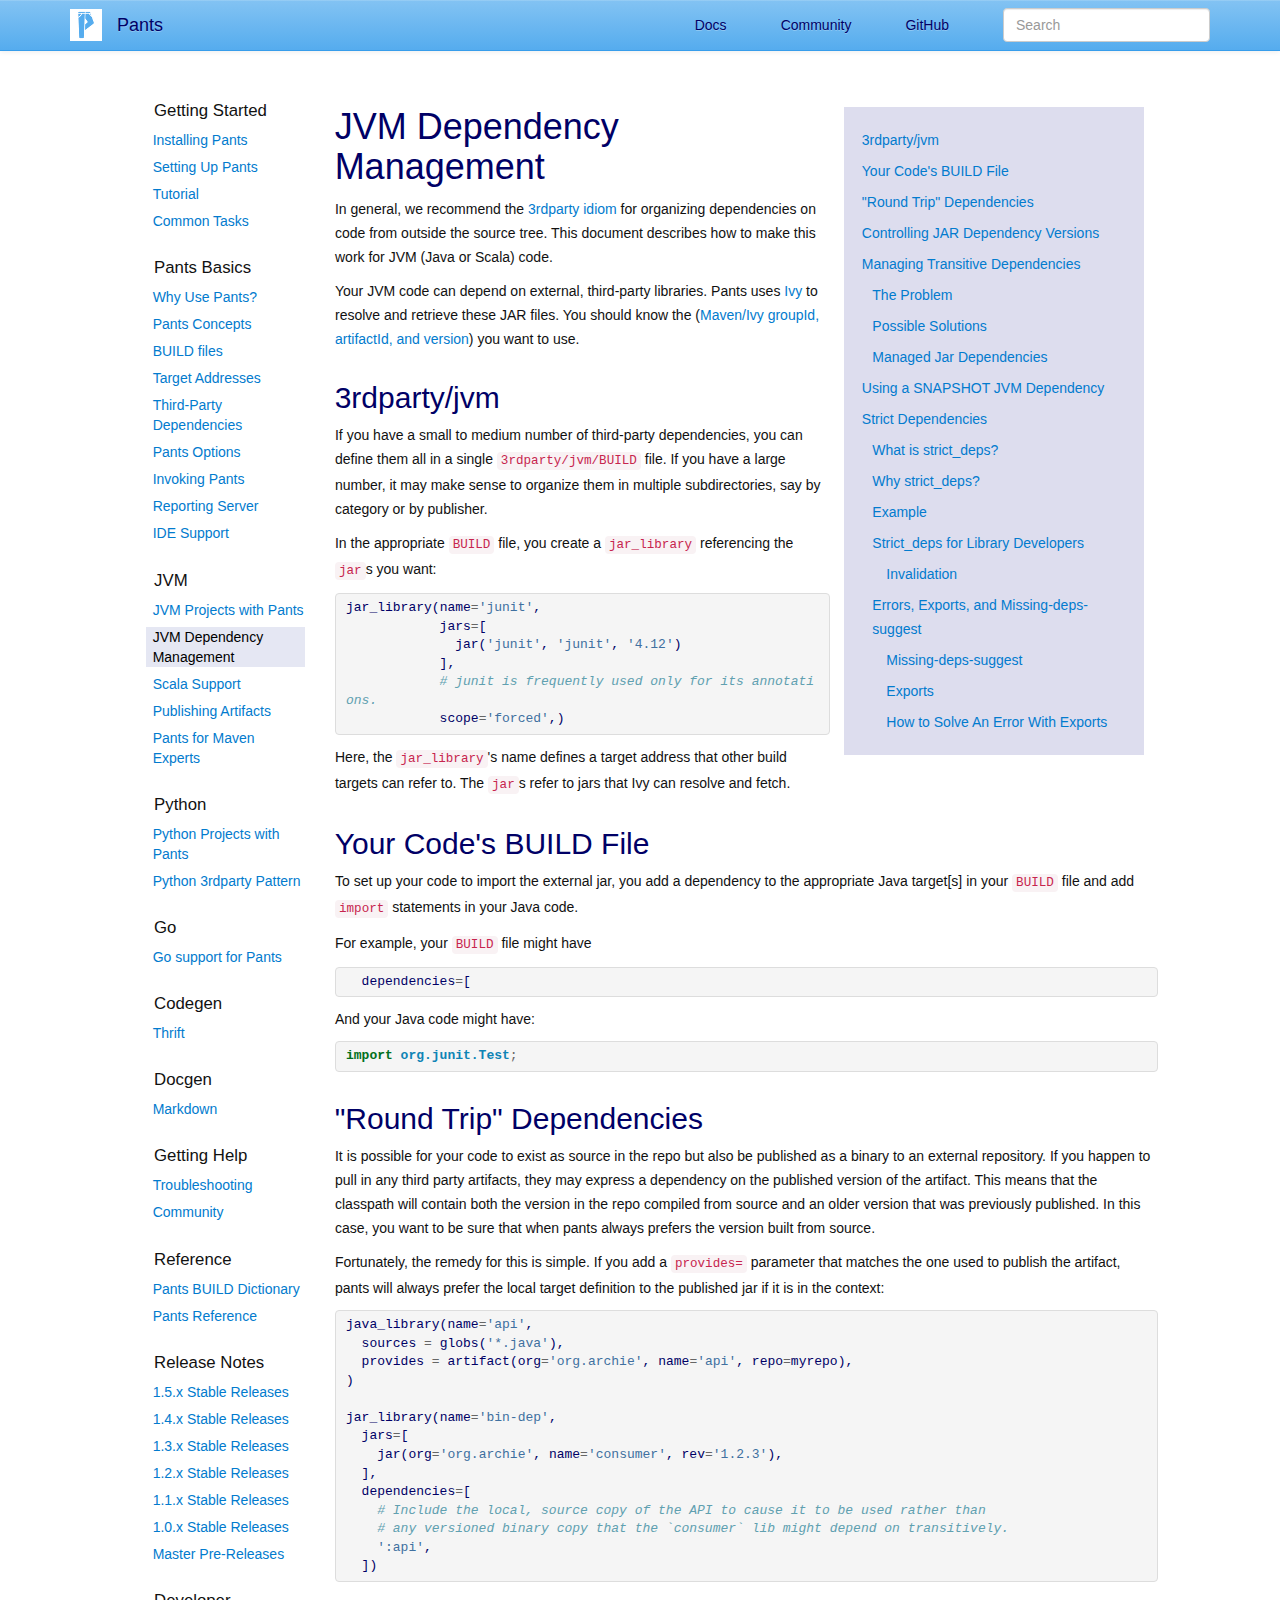
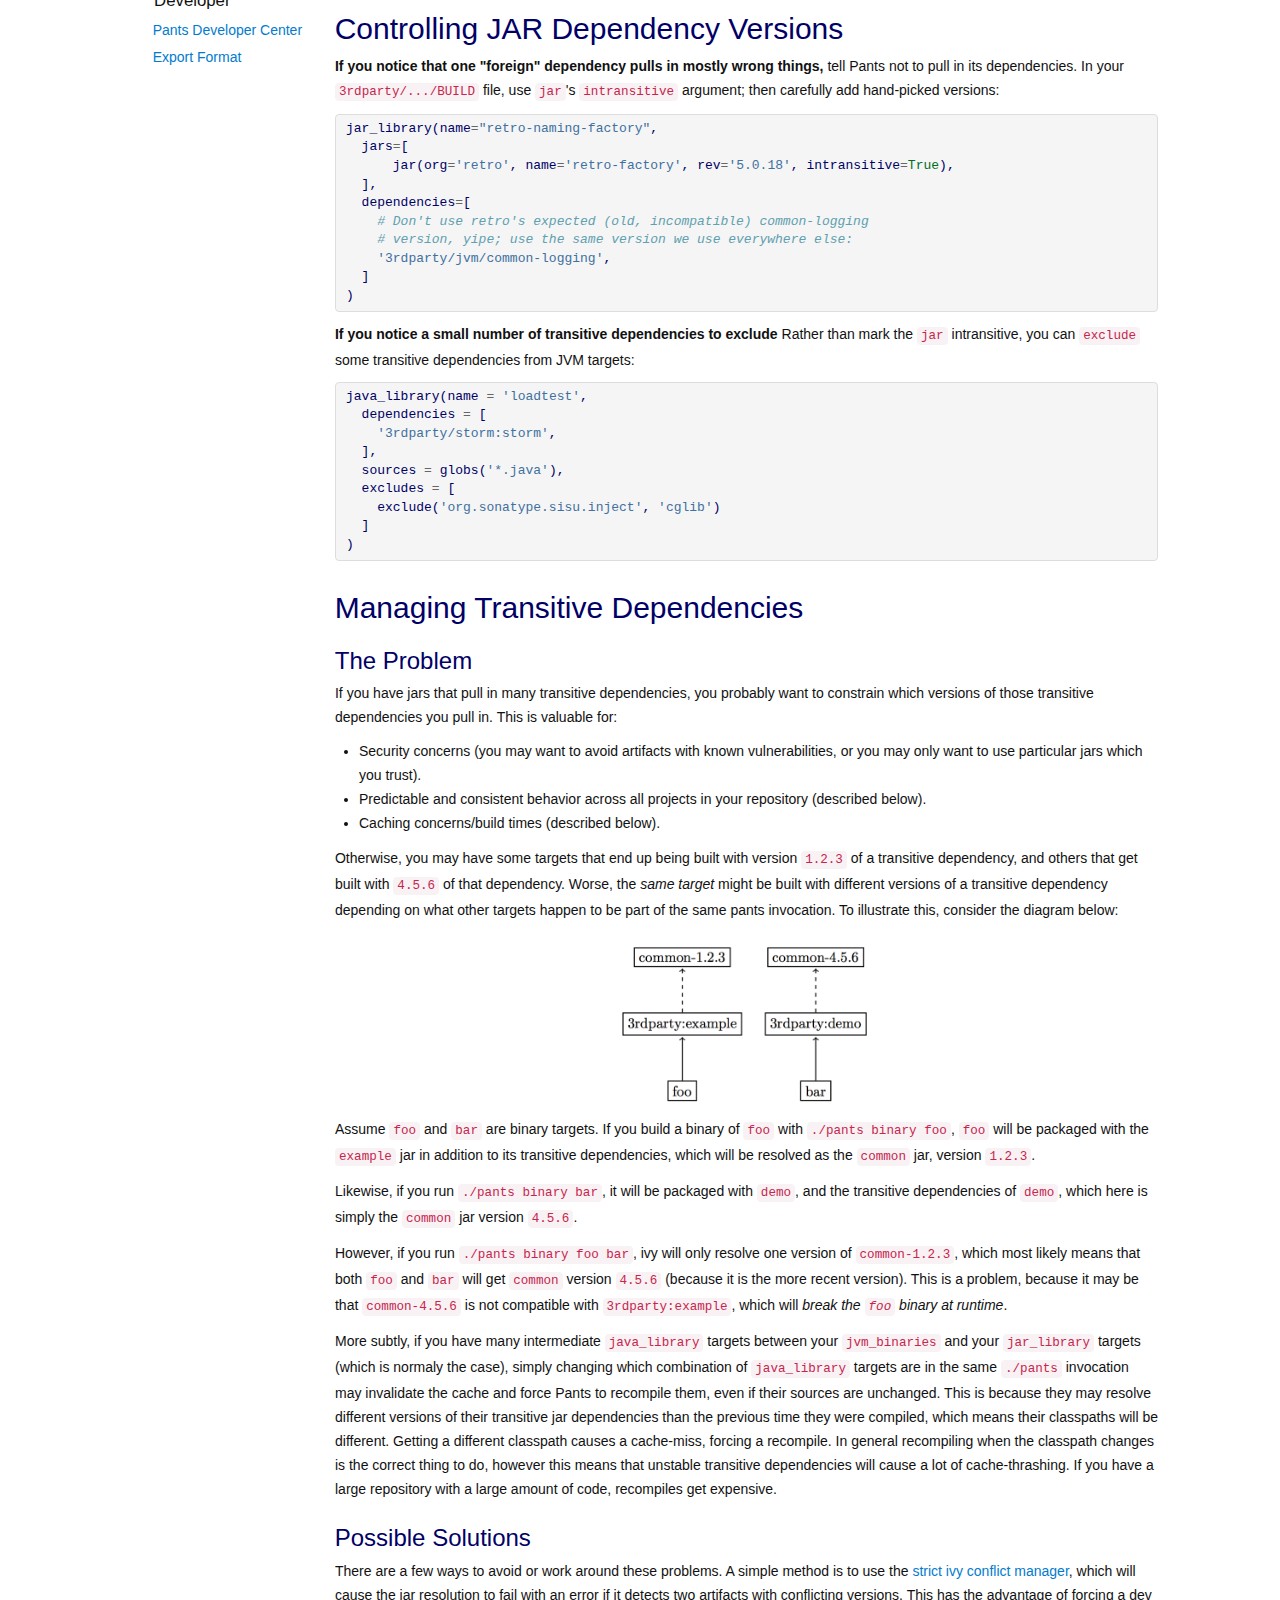
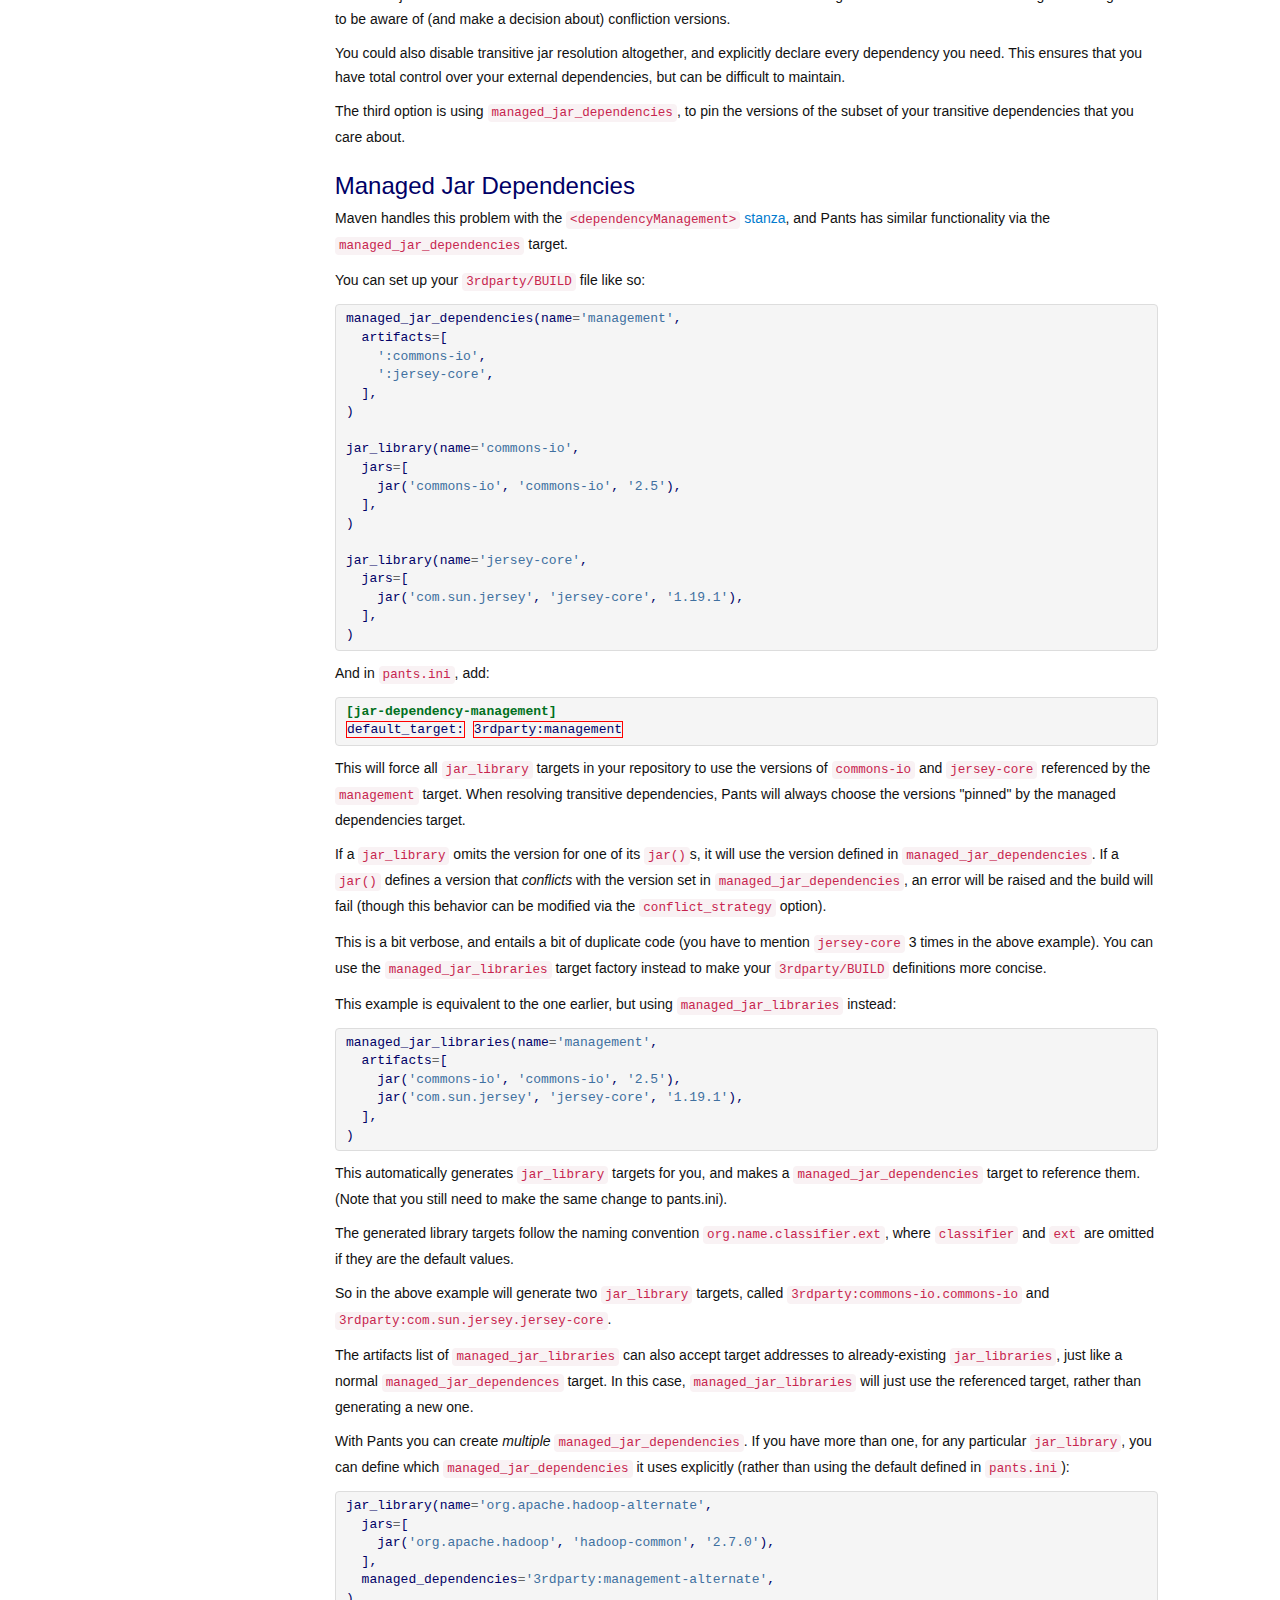
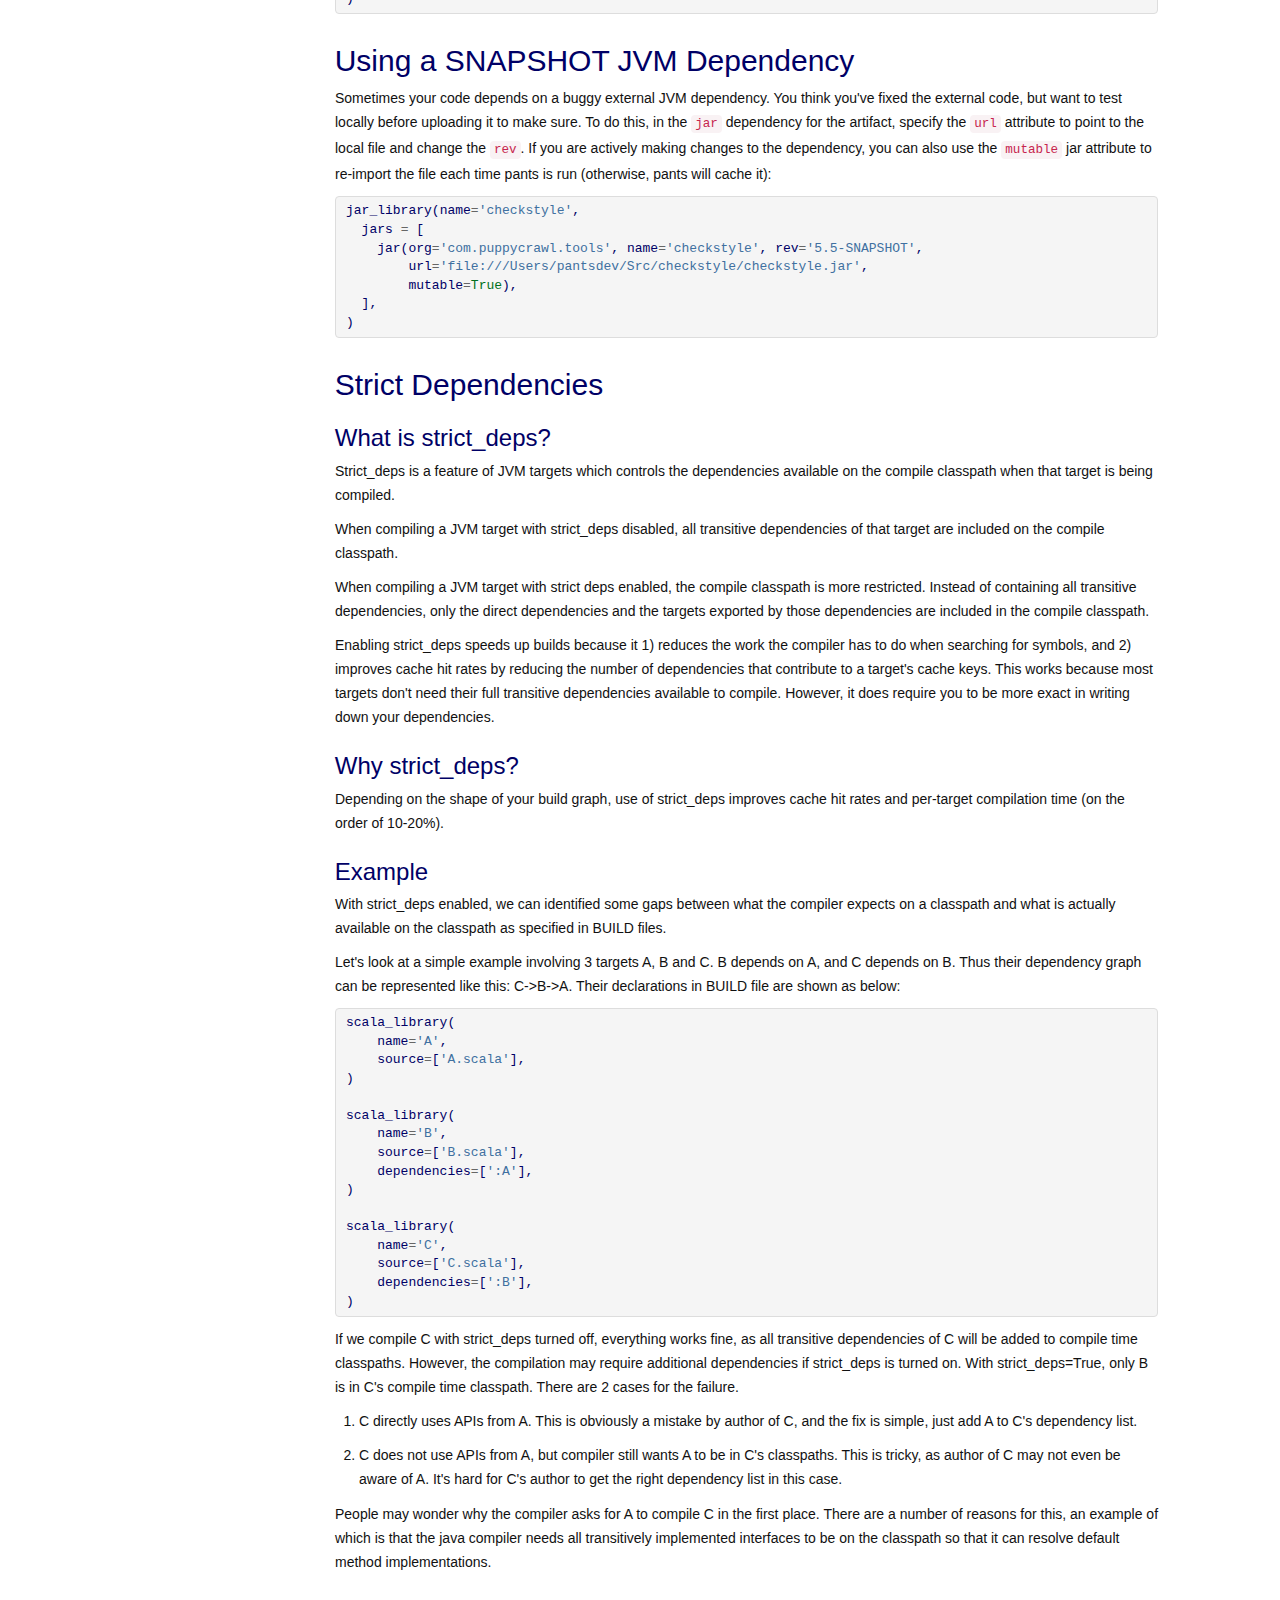
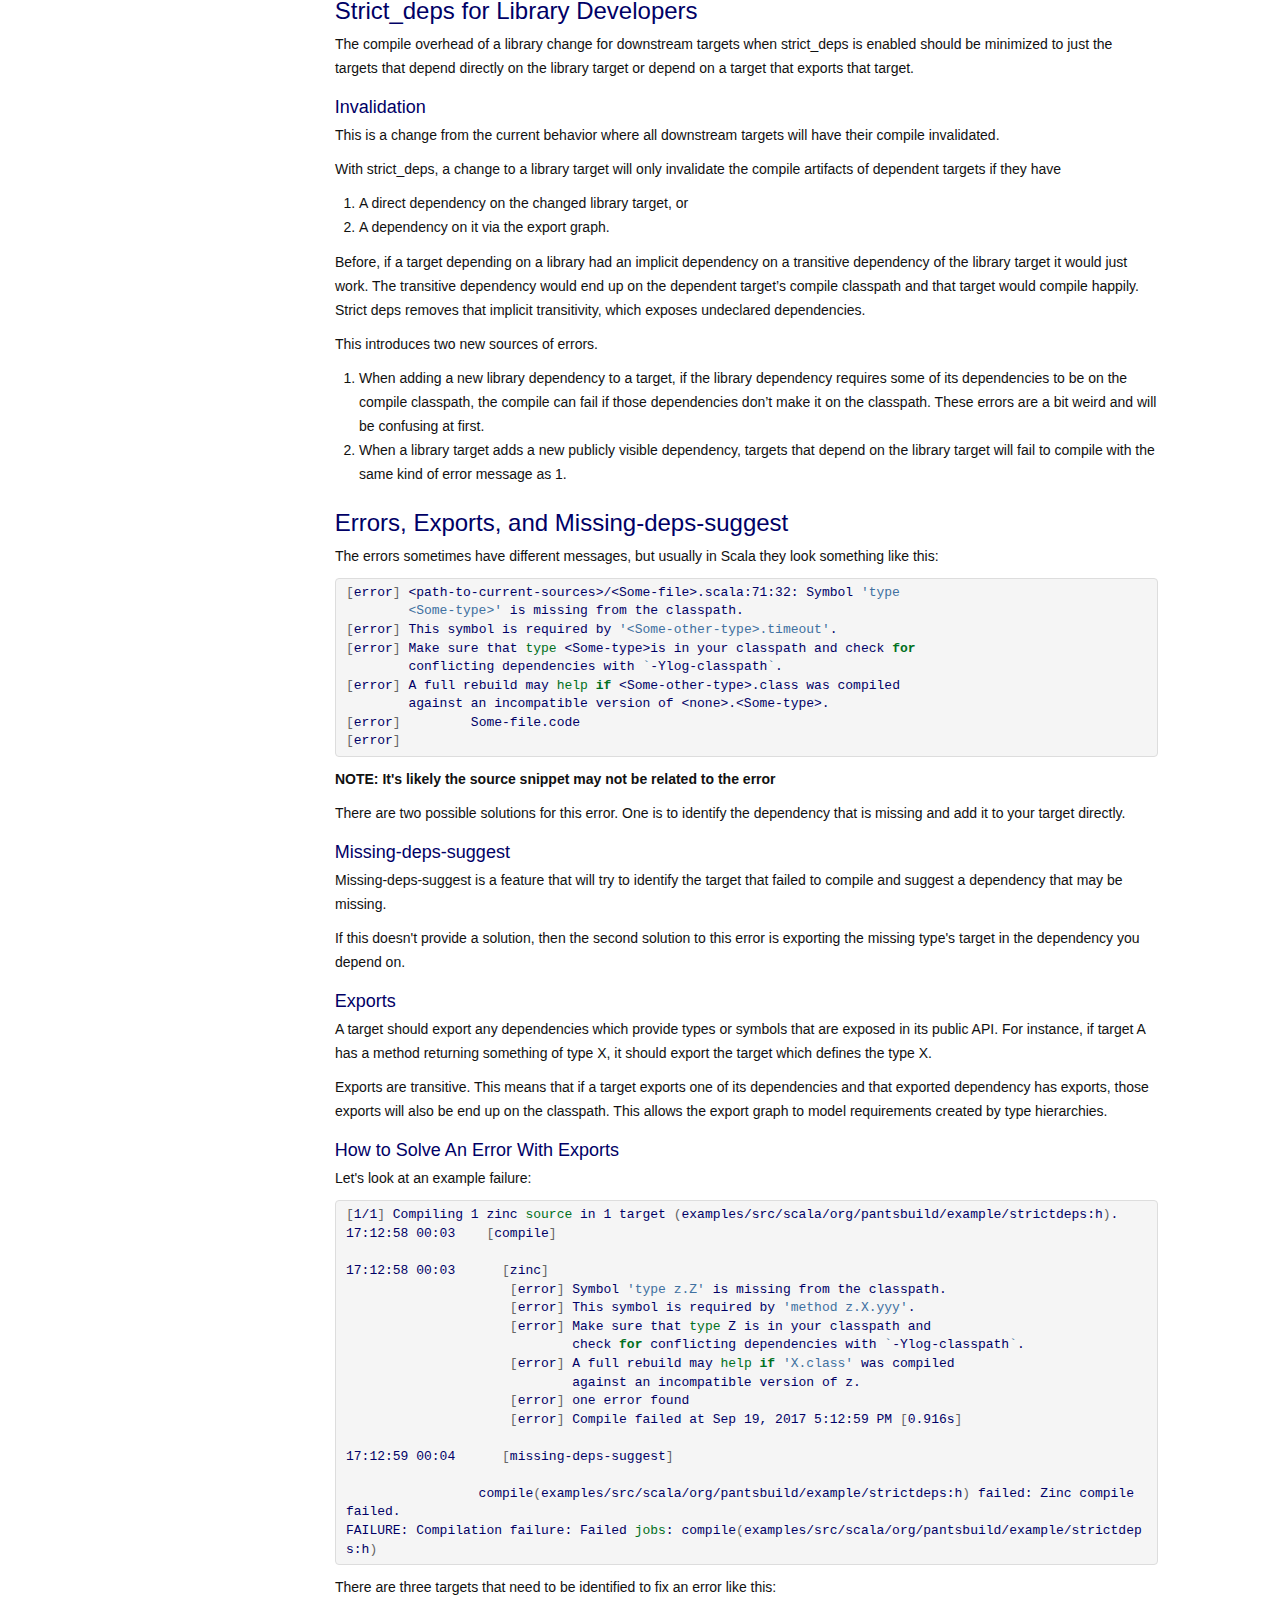
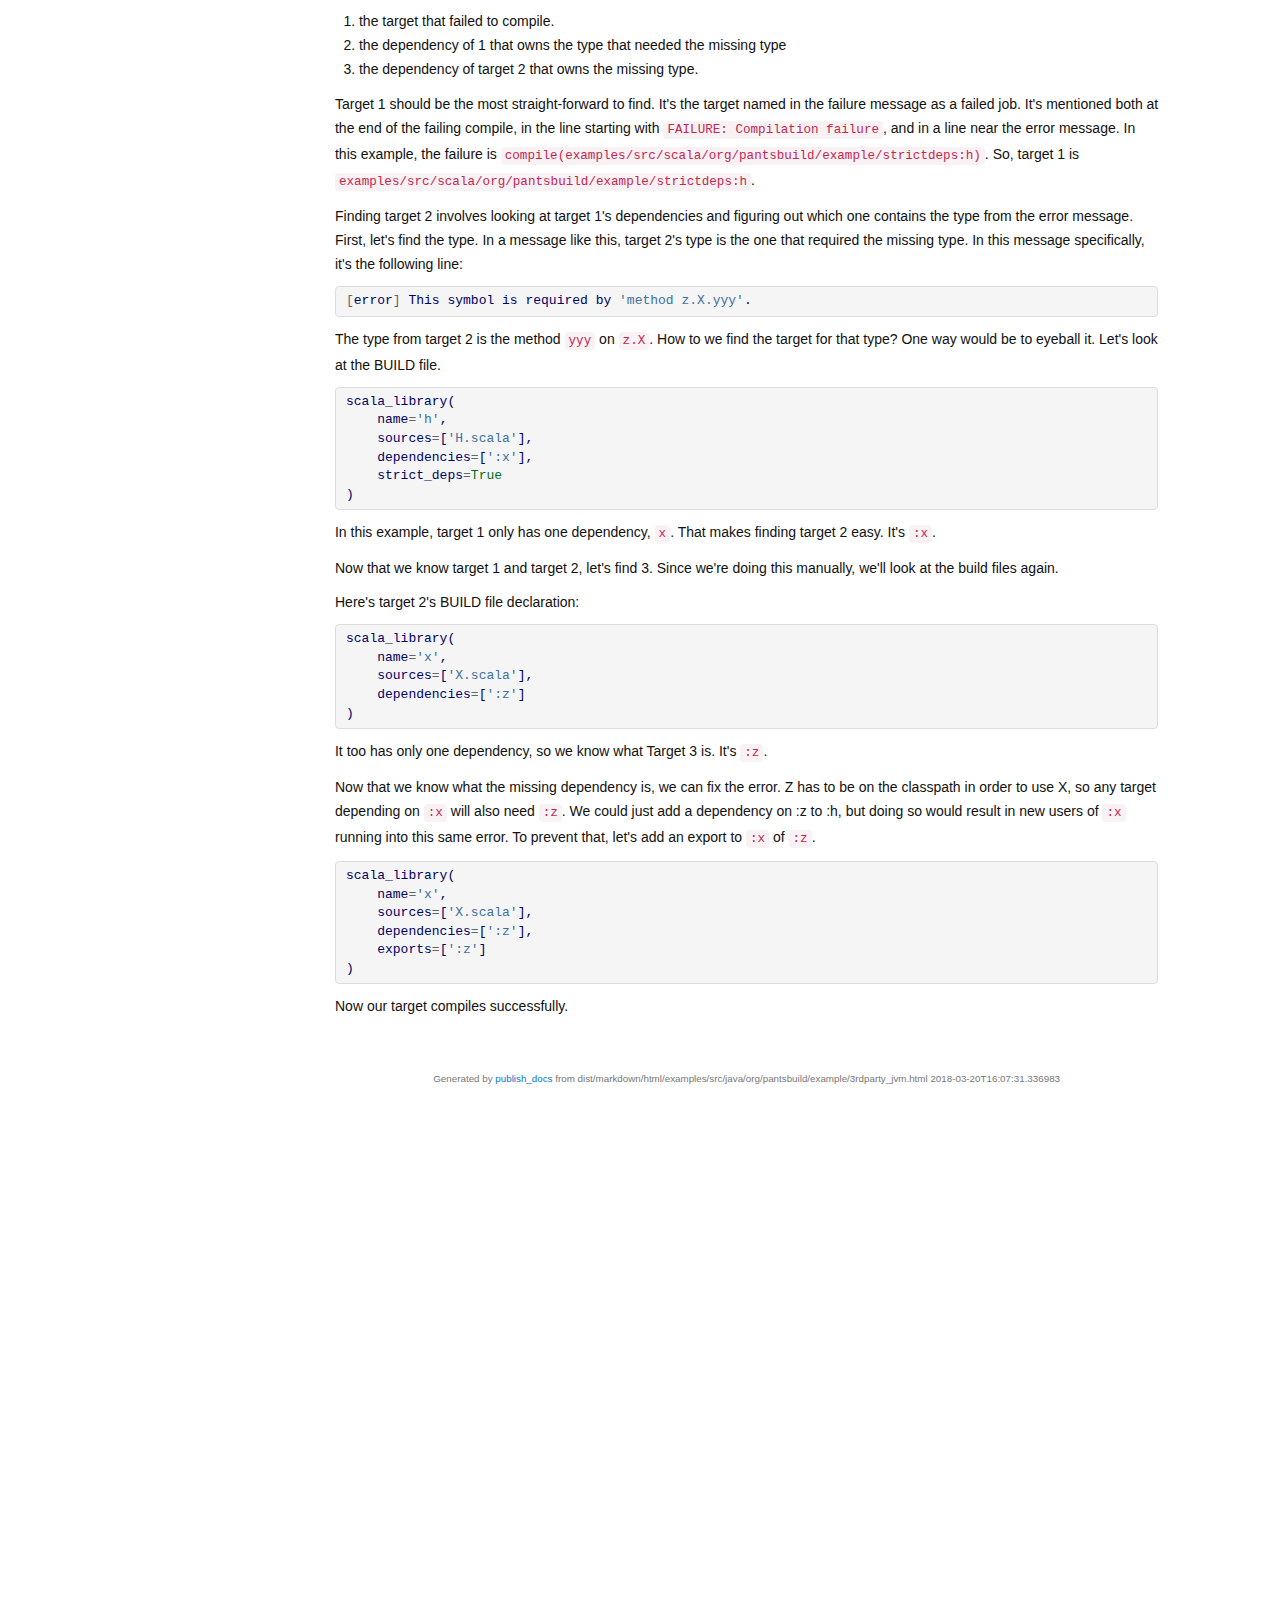
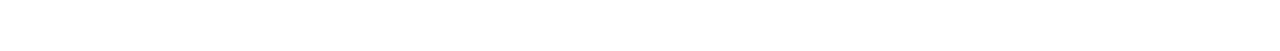
<file: docsite/3rdparty_jvm.html>
<!DOCTYPE html>
<html lang="en">

<!--
  Copyright 2014 Pants project contributors (see CONTRIBUTORS.md).
  Licensed under the Apache License, Version 2.0 (see LICENSE).
-->

<head>
  <meta charset="utf-8"/>
  <title>JVM Dependency Management</title>
  <meta name="viewport" content="width=device-width, initial-scale=1.0">
  <link rel="shortcut icon" href="pants-logo.ico">
  <!-- In case this is a "test publish", tell search engines where real version lives: -->
  <link rel="canonical" href="http://pantsbuild.org/3rdparty_jvm.html">

  <link rel="stylesheet" href="bootstrap-custom.min.css">
  <link rel="stylesheet" href="bootstrap-custom-theme.min.css">
  <link rel="stylesheet" href="docsite.css">
</head>

<body>

<div class="header">
  <nav class="navbar navbar-default navbar-static-top">
    <div class="container">
      <div class="navbar-header">
        <button type="button" class="navbar-toggle collapsed" data-toggle="collapse" data-target="#navbar" aria-expanded="false" aria-controls="navbar">
          <span class="sr-only">Toggle navigation</span>
          <span class="icon-bar"></span>
          <span class="icon-bar"></span>
          <span class="icon-bar"></span>
        </button>
        <a class="navbar-brand navbar-brand-img" href="index.html">
          <img src="pants-logo.ico" alt="[pantsbuild logo]">
        </a>
        <a class="navbar-brand" href="index.html">
          Pants
        </a>
      </div>
      <div id="navbar" class="navbar-collapse collapse">
        <ul class="nav navbar-nav navbar-right">
          <li><a href="/">Docs</a></li>
          <li><a href="community.html">Community</a></li>
          <li><a href="https://www.github.com/pantsbuild/pants">GitHub</a></li>
          <li>
            <form class="navbar-form navbar-left search" role="search" action="https://www.google.com/search">
              <div class="form-group">
                <input type="text" name="as_q" class="form-control query" placeholder="Search">
                <input name="as_sitesearch" value="pantsbuild.org" type="hidden">
              </div>
            </form>
          </li>
        </ul>
      </div><!--/.nav-collapse -->
    </div>
  </nav>
</div>

<div class="page">

  <div class="container-fluid">
    <div class="row">

      <div class="col-md-1">
      </div>

      <div class="col-md-2">
        <div class="site-toc">
          <ul>
                <li class="toc-h1 toc-heading">
                  Getting Started
                </li>
                <li class="toc-h1 toc-link ">
                  <a href="install.html">Installing Pants</a>
                </li>
                <li class="toc-h1 toc-link ">
                  <a href="setup_repo.html">Setting Up Pants</a>
                </li>
                <li class="toc-h1 toc-link ">
                  <a href="first_tutorial.html">Tutorial</a>
                </li>
                <li class="toc-h1 toc-link ">
                  <a href="common_tasks.html">Common Tasks</a>
                </li>
                <li class="toc-h1 toc-heading">
                  Pants Basics
                </li>
                <li class="toc-h1 toc-link ">
                  <a href="why_use_pants.html">Why Use Pants?</a>
                </li>
                <li class="toc-h1 toc-link ">
                  <a href="first_concepts.html">Pants Concepts</a>
                </li>
                <li class="toc-h1 toc-link ">
                  <a href="build_files.html">BUILD files</a>
                </li>
                <li class="toc-h1 toc-link ">
                  <a href="target_addresses.html">Target Addresses</a>
                </li>
                <li class="toc-h1 toc-link ">
                  <a href="3rdparty.html">Third-Party Dependencies</a>
                </li>
                <li class="toc-h1 toc-link ">
                  <a href="options.html">Pants Options</a>
                </li>
                <li class="toc-h1 toc-link ">
                  <a href="invoking.html">Invoking Pants</a>
                </li>
                <li class="toc-h1 toc-link ">
                  <a href="reporting_server.html">Reporting Server</a>
                </li>
                <li class="toc-h1 toc-link ">
                  <a href="ide_support.html">IDE Support</a>
                </li>
                <li class="toc-h1 toc-heading">
                  JVM
                </li>
                <li class="toc-h1 toc-link ">
                  <a href="jvm_projects.html">JVM Projects with Pants</a>
                </li>
                <li class="toc-h1 toc-link toc-here">
                  JVM Dependency Management
                </li>
                <li class="toc-h1 toc-link ">
                  <a href="scala.html">Scala Support</a>
                </li>
                <li class="toc-h1 toc-link ">
                  <a href="publish.html">Publishing Artifacts</a>
                </li>
                <li class="toc-h1 toc-link ">
                  <a href="from_maven.html">Pants for Maven Experts</a>
                </li>
                <li class="toc-h1 toc-heading">
                  Python
                </li>
                <li class="toc-h1 toc-link ">
                  <a href="python_readme.html">Python Projects with Pants</a>
                </li>
                <li class="toc-h1 toc-link ">
                  <a href="3rdparty_py.html">Python 3rdparty Pattern</a>
                </li>
                <li class="toc-h1 toc-heading">
                  Go
                </li>
                <li class="toc-h1 toc-link ">
                  <a href="go_readme.html">Go support for Pants</a>
                </li>
                <li class="toc-h1 toc-heading">
                  Codegen
                </li>
                <li class="toc-h1 toc-link ">
                  <a href="thrift_deps.html">Thrift</a>
                </li>
                <li class="toc-h1 toc-heading">
                  Docgen
                </li>
                <li class="toc-h1 toc-link ">
                  <a href="page.html">Markdown</a>
                </li>
                <li class="toc-h1 toc-heading">
                  Getting Help
                </li>
                <li class="toc-h1 toc-link ">
                  <a href="tshoot.html">Troubleshooting</a>
                </li>
                <li class="toc-h1 toc-link ">
                  <a href="community.html">Community</a>
                </li>
                <li class="toc-h1 toc-heading">
                  Reference
                </li>
                <li class="toc-h1 toc-link ">
                  <a href="build_dictionary.html">Pants BUILD Dictionary</a>
                </li>
                <li class="toc-h1 toc-link ">
                  <a href="options_reference.html">Pants Reference</a>
                </li>
                <li class="toc-h1 toc-heading">
                  Release Notes
                </li>
                <li class="toc-h1 toc-link ">
                  <a href="notes-1.5.x.html">1.5.x Stable Releases</a>
                </li>
                <li class="toc-h1 toc-link ">
                  <a href="notes-1.4.x.html">1.4.x Stable Releases</a>
                </li>
                <li class="toc-h1 toc-link ">
                  <a href="notes-1.3.x.html">1.3.x Stable Releases</a>
                </li>
                <li class="toc-h1 toc-link ">
                  <a href="notes-1.2.x.html">1.2.x Stable Releases</a>
                </li>
                <li class="toc-h1 toc-link ">
                  <a href="notes-1.1.x.html">1.1.x Stable Releases</a>
                </li>
                <li class="toc-h1 toc-link ">
                  <a href="notes-1.0.x.html">1.0.x Stable Releases</a>
                </li>
                <li class="toc-h1 toc-link ">
                  <a href="notes-master.html">Master Pre-Releases</a>
                </li>
                <li class="toc-h1 toc-heading">
                  Developer
                </li>
                <li class="toc-h1 toc-link ">
                  <a href="dev.html">Pants Developer Center</a>
                </li>
                <li class="toc-h1 toc-link ">
                  <a href="export.html">Export Format</a>
                </li>
          </ul>
        </div> <!-- site-toc -->
      </div>

      <div class="col-md-8">
        <div class="content">

          <div class="mainflow">
              <nav class="pagetoc">
                <ul>
                    <li class="toc-h1"><a href="#3rdpartyjvm">3rdparty/jvm</a></li>
                    <li class="toc-h1"><a href="#your-codes-build-file">Your Code's BUILD File</a></li>
                    <li class="toc-h1"><a href="#round-trip-dependencies">&quot;Round Trip&quot; Dependencies</a></li>
                    <li class="toc-h1"><a href="#controlling-jar-dependency-versions">Controlling JAR Dependency Versions</a></li>
                    <li class="toc-h1"><a href="#managing-transitive-dependencies">Managing Transitive Dependencies</a></li>
                    <li class="toc-h2"><a href="#the-problem">The Problem</a></li>
                    <li class="toc-h2"><a href="#possible-solutions">Possible Solutions</a></li>
                    <li class="toc-h2"><a href="#managed-jar-dependencies">Managed Jar Dependencies</a></li>
                    <li class="toc-h1"><a href="#using-a-snapshot-jvm-dependency">Using a SNAPSHOT JVM Dependency</a></li>
                    <li class="toc-h1"><a href="#strict-dependencies">Strict Dependencies</a></li>
                    <li class="toc-h2"><a href="#what-is-strict_deps">What is strict_deps?</a></li>
                    <li class="toc-h2"><a href="#why-strict_deps">Why strict_deps?</a></li>
                    <li class="toc-h2"><a href="#example">Example</a></li>
                    <li class="toc-h2"><a href="#strict_deps-for-library-developers">Strict_deps for Library Developers</a></li>
                    <li class="toc-h3"><a href="#invalidation">Invalidation</a></li>
                    <li class="toc-h2"><a href="#errors-exports-and-missing-deps-suggest">Errors, Exports, and Missing-deps-suggest</a></li>
                    <li class="toc-h3"><a href="#missing-deps-suggest">Missing-deps-suggest</a></li>
                    <li class="toc-h3"><a href="#exports">Exports</a></li>
                    <li class="toc-h3"><a href="#how-to-solve-an-error-with-exports">How to Solve An Error With Exports</a></li>
                </ul>
              </nav>

            <!-- main content start -->
            <!-- generated by pants! -->
<style>
.codehilite .hll { background-color: #ffffcc }
.codehilite  { background: #f0f0f0; }
.codehilite .c { color: #60a0b0; font-style: italic } /* Comment */
.codehilite .err { border: 1px solid #FF0000 } /* Error */
.codehilite .k { color: #007020; font-weight: bold } /* Keyword */
.codehilite .o { color: #666666 } /* Operator */
.codehilite .cm { color: #60a0b0; font-style: italic } /* Comment.Multiline */
.codehilite .cp { color: #007020 } /* Comment.Preproc */
.codehilite .c1 { color: #60a0b0; font-style: italic } /* Comment.Single */
.codehilite .cs { color: #60a0b0; background-color: #fff0f0 } /* Comment.Special */
.codehilite .gd { color: #A00000 } /* Generic.Deleted */
.codehilite .ge { font-style: italic } /* Generic.Emph */
.codehilite .gr { color: #FF0000 } /* Generic.Error */
.codehilite .gh { color: #000080; font-weight: bold } /* Generic.Heading */
.codehilite .gi { color: #00A000 } /* Generic.Inserted */
.codehilite .go { color: #808080 } /* Generic.Output */
.codehilite .gp { color: #c65d09; font-weight: bold } /* Generic.Prompt */
.codehilite .gs { font-weight: bold } /* Generic.Strong */
.codehilite .gu { color: #800080; font-weight: bold } /* Generic.Subheading */
.codehilite .gt { color: #0040D0 } /* Generic.Traceback */
.codehilite .kc { color: #007020; font-weight: bold } /* Keyword.Constant */
.codehilite .kd { color: #007020; font-weight: bold } /* Keyword.Declaration */
.codehilite .kn { color: #007020; font-weight: bold } /* Keyword.Namespace */
.codehilite .kp { color: #007020 } /* Keyword.Pseudo */
.codehilite .kr { color: #007020; font-weight: bold } /* Keyword.Reserved */
.codehilite .kt { color: #902000 } /* Keyword.Type */
.codehilite .m { color: #40a070 } /* Literal.Number */
.codehilite .s { color: #4070a0 } /* Literal.String */
.codehilite .na { color: #4070a0 } /* Name.Attribute */
.codehilite .nb { color: #007020 } /* Name.Builtin */
.codehilite .nc { color: #0e84b5; font-weight: bold } /* Name.Class */
.codehilite .no { color: #60add5 } /* Name.Constant */
.codehilite .nd { color: #555555; font-weight: bold } /* Name.Decorator */
.codehilite .ni { color: #d55537; font-weight: bold } /* Name.Entity */
.codehilite .ne { color: #007020 } /* Name.Exception */
.codehilite .nf { color: #06287e } /* Name.Function */
.codehilite .nl { color: #002070; font-weight: bold } /* Name.Label */
.codehilite .nn { color: #0e84b5; font-weight: bold } /* Name.Namespace */
.codehilite .nt { color: #062873; font-weight: bold } /* Name.Tag */
.codehilite .nv { color: #bb60d5 } /* Name.Variable */
.codehilite .ow { color: #007020; font-weight: bold } /* Operator.Word */
.codehilite .w { color: #bbbbbb } /* Text.Whitespace */
.codehilite .mf { color: #40a070 } /* Literal.Number.Float */
.codehilite .mh { color: #40a070 } /* Literal.Number.Hex */
.codehilite .mi { color: #40a070 } /* Literal.Number.Integer */
.codehilite .mo { color: #40a070 } /* Literal.Number.Oct */
.codehilite .sb { color: #4070a0 } /* Literal.String.Backtick */
.codehilite .sc { color: #4070a0 } /* Literal.String.Char */
.codehilite .sd { color: #4070a0; font-style: italic } /* Literal.String.Doc */
.codehilite .s2 { color: #4070a0 } /* Literal.String.Double */
.codehilite .se { color: #4070a0; font-weight: bold } /* Literal.String.Escape */
.codehilite .sh { color: #4070a0 } /* Literal.String.Heredoc */
.codehilite .si { color: #70a0d0; font-style: italic } /* Literal.String.Interpol */
.codehilite .sx { color: #c65d09 } /* Literal.String.Other */
.codehilite .sr { color: #235388 } /* Literal.String.Regex */
.codehilite .s1 { color: #4070a0 } /* Literal.String.Single */
.codehilite .ss { color: #517918 } /* Literal.String.Symbol */
.codehilite .bp { color: #007020 } /* Name.Builtin.Pseudo */
.codehilite .vc { color: #bb60d5 } /* Name.Variable.Class */
.codehilite .vg { color: #bb60d5 } /* Name.Variable.Global */
.codehilite .vi { color: #bb60d5 } /* Name.Variable.Instance */
.codehilite .il { color: #40a070 } /* Literal.Number.Integer.Long */
</style>
<h1 id="jvm-dependency-management">JVM Dependency Management</h1>
<p>In general, we recommend the <a href="3rdparty.html">3rdparty idiom</a>
for organizing dependencies on code from outside the source tree. This document
describes how to make this work for JVM (Java or Scala) code.</p>
<p>Your JVM code can depend on external, third-party libraries. Pants uses
<a href="http://ant.apache.org/ivy/">Ivy</a> to resolve and retrieve these JAR files.
You should know the (<a href="http://maven.apache.org/guides/mini/guide-central-repository-upload.html">Maven/Ivy groupId, artifactId, and
version</a>)
you want to use.</p>
<h2 id="3rdpartyjvm">3rdparty/jvm</h2>
<p>If you have a small to medium number of third-party dependencies, you can define
them all in a single <code>3rdparty/jvm/BUILD</code> file.  If you have a large number, it
may make sense to organize them in multiple subdirectories, say by category or by publisher.</p>
<p>In the appropriate <code>BUILD</code> file, you create a <a href="build_dictionary.html#bdict_jar_library" pantsref="bdict_jar_library"><code>jar_library</code></a>
referencing the <a href="build_dictionary.html#bdict_jar" pantsref="bdict_jar"><code>jar</code></a>s you want:</p>
<p>
<div class="md-included-snippet"><div class="codehilite"><pre><span class="n">jar_library</span><span class="p">(</span><span class="n">name</span><span class="o">=</span><span class="s">'junit'</span><span class="p">,</span>
            <span class="n">jars</span><span class="o">=</span><span class="p">[</span>
              <span class="n">jar</span><span class="p">(</span><span class="s">'junit'</span><span class="p">,</span> <span class="s">'junit'</span><span class="p">,</span> <span class="s">'4.12'</span><span class="p">)</span>
            <span class="p">],</span>
            <span class="c"># junit is frequently used only for its annotations.</span>
            <span class="n">scope</span><span class="o">=</span><span class="s">'forced'</span><span class="p">,)</span>
</pre></div></div>
</p>
<p>Here, the <a href="build_dictionary.html#bdict_jar_library" pantsref="bdict_jar_library"><code>jar_library</code></a>'s name
defines a target address that other build targets can refer to. The
<a href="build_dictionary.html#bdict_jar" pantsref="bdict_jar"><code>jar</code></a>s refer to jars that Ivy can resolve and fetch.</p>
<h2 id="your-codes-build-file">Your Code's BUILD File</h2>
<p>To set up your code to import the external jar, you add a dependency to
the appropriate Java target[s] in your <code>BUILD</code> file and add <code>import</code>
statements in your Java code.</p>
<p>For example, your <code>BUILD</code> file might have</p>
<p>
<div class="md-included-snippet"><div class="codehilite"><pre>  <span class="n">dependencies</span><span class="o">=</span><span class="p">[</span>
</pre></div></div>
</p>
<p>And your Java code might have:</p>
<div class="codehilite"><pre><span class="kn">import</span> <span class="nn">org.junit.Test</span><span class="o">;</span>
</pre></div>
<h2 id="round-trip-dependencies">"Round Trip" Dependencies</h2>
<p>It is possible for your code to exist as source in the repo but
also be published as a binary to an external repository. If you happen to pull in any
third party artifacts, they may express a dependency on the published
version of the artifact.  This means that the classpath will contain
both the version in the repo compiled from source and an older version
that was previously published.  In this case, you want to be sure that
when pants always prefers the version built from source.</p>
<p>Fortunately, the remedy for this is simple.  If you add a <code>provides=</code> parameter
that matches the one used to publish the artifact, pants will always prefer the
local target definition to the published jar if it is in the context:</p>
<div class="codehilite"><pre><span class="n">java_library</span><span class="p">(</span><span class="n">name</span><span class="o">=</span><span class="s">'api'</span><span class="p">,</span>
  <span class="n">sources</span> <span class="o">=</span> <span class="n">globs</span><span class="p">(</span><span class="s">'*.java'</span><span class="p">),</span>
  <span class="n">provides</span> <span class="o">=</span> <span class="n">artifact</span><span class="p">(</span><span class="n">org</span><span class="o">=</span><span class="s">'org.archie'</span><span class="p">,</span> <span class="n">name</span><span class="o">=</span><span class="s">'api'</span><span class="p">,</span> <span class="n">repo</span><span class="o">=</span><span class="n">myrepo</span><span class="p">),</span>
<span class="p">)</span>

<span class="n">jar_library</span><span class="p">(</span><span class="n">name</span><span class="o">=</span><span class="s">'bin-dep'</span><span class="p">,</span>
  <span class="n">jars</span><span class="o">=</span><span class="p">[</span>
    <span class="n">jar</span><span class="p">(</span><span class="n">org</span><span class="o">=</span><span class="s">'org.archie'</span><span class="p">,</span> <span class="n">name</span><span class="o">=</span><span class="s">'consumer'</span><span class="p">,</span> <span class="n">rev</span><span class="o">=</span><span class="s">'1.2.3'</span><span class="p">),</span>
  <span class="p">],</span>
  <span class="n">dependencies</span><span class="o">=</span><span class="p">[</span>
    <span class="c"># Include the local, source copy of the API to cause it to be used rather than</span>
    <span class="c"># any versioned binary copy that the `consumer` lib might depend on transitively.</span>
    <span class="s">':api'</span><span class="p">,</span>
  <span class="p">])</span>
</pre></div>
<h2 id="controlling-jar-dependency-versions">Controlling JAR Dependency Versions</h2>
<p><strong>If you notice that one "foreign" dependency pulls in mostly wrong
things,</strong> tell Pants not to pull in its dependencies. In your
<code>3rdparty/.../BUILD</code> file, use <code>jar</code>'s <code>intransitive</code> argument; then
carefully add hand-picked versions:</p>
<div class="codehilite"><pre><span class="n">jar_library</span><span class="p">(</span><span class="n">name</span><span class="o">=</span><span class="s">"retro-naming-factory"</span><span class="p">,</span>
  <span class="n">jars</span><span class="o">=</span><span class="p">[</span>
      <span class="n">jar</span><span class="p">(</span><span class="n">org</span><span class="o">=</span><span class="s">'retro'</span><span class="p">,</span> <span class="n">name</span><span class="o">=</span><span class="s">'retro-factory'</span><span class="p">,</span> <span class="n">rev</span><span class="o">=</span><span class="s">'5.0.18'</span><span class="p">,</span> <span class="n">intransitive</span><span class="o">=</span><span class="bp">True</span><span class="p">),</span>
  <span class="p">],</span>
  <span class="n">dependencies</span><span class="o">=</span><span class="p">[</span>
    <span class="c"># Don't use retro's expected (old, incompatible) common-logging</span>
    <span class="c"># version, yipe; use the same version we use everywhere else:</span>
    <span class="s">'3rdparty/jvm/common-logging'</span><span class="p">,</span>
  <span class="p">]</span>
<span class="p">)</span>
</pre></div>
<p><strong>If you notice a small number of transitive dependencies to exclude</strong>
Rather than mark the <code>jar</code> intransitive, you can <code>exclude</code> some
transitive dependencies from JVM targets:</p>
<div class="codehilite"><pre><span class="n">java_library</span><span class="p">(</span><span class="n">name</span> <span class="o">=</span> <span class="s">'loadtest'</span><span class="p">,</span>
  <span class="n">dependencies</span> <span class="o">=</span> <span class="p">[</span>
    <span class="s">'3rdparty/storm:storm'</span><span class="p">,</span>
  <span class="p">],</span>
  <span class="n">sources</span> <span class="o">=</span> <span class="n">globs</span><span class="p">(</span><span class="s">'*.java'</span><span class="p">),</span>
  <span class="n">excludes</span> <span class="o">=</span> <span class="p">[</span>
    <span class="n">exclude</span><span class="p">(</span><span class="s">'org.sonatype.sisu.inject'</span><span class="p">,</span> <span class="s">'cglib'</span><span class="p">)</span>
  <span class="p">]</span>
<span class="p">)</span>
</pre></div>
<h2 id="managing-transitive-dependencies">Managing Transitive Dependencies</h2>
<h3 id="the-problem">The Problem</h3>
<p>If you have jars that pull in many transitive dependencies, you probably
want to constrain which versions of those transitive dependencies you
pull in. This is valuable for:</p>
<ul>
<li>Security concerns (you may want to avoid artifacts with known
    vulnerabilities, or you may only want to use particular jars which you
    trust).</li>
<li>Predictable and consistent behavior across all projects in your
    repository (described below).</li>
<li>Caching concerns/build times (described below).</li>
</ul>
<p>Otherwise, you may have some targets that end up being built with
version <code>1.2.3</code> of a transitive dependency, and others that get built with
<code>4.5.6</code> of that dependency. Worse, the <em>same target</em> might be built with
different versions of a transitive dependency depending on what other
targets happen to be part of the same pants invocation. To illustrate
this, consider the diagram below:</p>
<div>
<img alt="image" src="images/transitive-dependencies.png" style="display: block; max-height: 25ex; margin-left: auto; margin-right: auto;">
</img></div>
<p>Assume <code>foo</code> and <code>bar</code> are binary targets. If you build a binary of <code>foo</code>
with <code>./pants binary foo</code>, <code>foo</code> will be packaged with the <code>example</code> jar
in addition to its transitive dependencies, which will be resolved as the
<code>common</code> jar, version <code>1.2.3</code>.</p>
<p>Likewise, if you run <code>./pants binary bar</code>, it will be packaged with <code>demo</code>,
and the transitive dependencies of <code>demo</code>, which here is simply the <code>common</code>
jar version <code>4.5.6</code>.</p>
<p>However, if you run <code>./pants binary foo bar</code>, ivy will only resolve one
version of <code>common-1.2.3</code>, which most likely means that both <code>foo</code> and <code>bar</code>
will get <code>common</code> version <code>4.5.6</code> (because it is the more recent version).
This is a problem, because it may be that <code>common-4.5.6</code> is not compatible
with <code>3rdparty:example</code>, which will <em>break the <code>foo</code> binary at runtime</em>.</p>
<p>More subtly, if you have many intermediate <code>java_library</code> targets between
your <code>jvm_binaries</code> and your <code>jar_library</code> targets (which is normaly the
case), simply changing which combination of <code>java_library</code> targets are in
the same <code>./pants</code> invocation may invalidate the cache and force Pants to
recompile them, even if their sources are unchanged. This is because they
may resolve different versions of their transitive jar dependencies than
the previous time they were compiled, which means their classpaths will be
different. Getting a different classpath causes a cache-miss, forcing a
recompile. In general recompiling when the classpath changes is the
correct thing to do, however this means that unstable transitive
dependencies will cause a lot of cache-thrashing. If you have a large
repository with a large amount of code, recompiles get expensive.</p>
<h3 id="possible-solutions">Possible Solutions</h3>
<p>There are a few ways to avoid or work around these problems. A simple method
is to use the <a href="http://ant.apache.org/ivy/history/2.4.0/settings/conflict-managers.html">strict ivy conflict manager</a>,
which will cause the jar resolution to fail with an error if it detects two
artifacts with conflicting versions. This has the advantage of forcing a dev
to be aware of (and make a decision about) confliction versions.</p>
<p>You could also disable transitive jar resolution altogether, and explicitly
declare every dependency you need. This ensures that you have total control
over your external dependencies, but can be difficult to maintain.</p>
<p>The third option is using <code>managed_jar_dependencies</code>, to pin the versions of
the subset of your transitive dependencies that you care about.</p>
<h3 id="managed-jar-dependencies">Managed Jar Dependencies</h3>
<p>Maven handles this problem with the <code>&lt;dependencyManagement&gt;</code>
<a href="https://maven.apache.org/guides/introduction/introduction-to-dependency-mechanism.html#Dependency_Management">stanza</a>,
and Pants has similar functionality via the <code>managed_jar_dependencies</code> target.</p>
<p>You can set up your <code>3rdparty/BUILD</code> file like so:</p>
<div class="codehilite"><pre><span class="n">managed_jar_dependencies</span><span class="p">(</span><span class="n">name</span><span class="o">=</span><span class="s">'management'</span><span class="p">,</span>
  <span class="n">artifacts</span><span class="o">=</span><span class="p">[</span>
    <span class="s">':commons-io'</span><span class="p">,</span>
    <span class="s">':jersey-core'</span><span class="p">,</span>
  <span class="p">],</span>
<span class="p">)</span>

<span class="n">jar_library</span><span class="p">(</span><span class="n">name</span><span class="o">=</span><span class="s">'commons-io'</span><span class="p">,</span>
  <span class="n">jars</span><span class="o">=</span><span class="p">[</span>
    <span class="n">jar</span><span class="p">(</span><span class="s">'commons-io'</span><span class="p">,</span> <span class="s">'commons-io'</span><span class="p">,</span> <span class="s">'2.5'</span><span class="p">),</span>
  <span class="p">],</span>
<span class="p">)</span>

<span class="n">jar_library</span><span class="p">(</span><span class="n">name</span><span class="o">=</span><span class="s">'jersey-core'</span><span class="p">,</span>
  <span class="n">jars</span><span class="o">=</span><span class="p">[</span>
    <span class="n">jar</span><span class="p">(</span><span class="s">'com.sun.jersey'</span><span class="p">,</span> <span class="s">'jersey-core'</span><span class="p">,</span> <span class="s">'1.19.1'</span><span class="p">),</span>
  <span class="p">],</span>
<span class="p">)</span>
</pre></div>
<p>And in <code>pants.ini</code>, add:</p>
<div class="codehilite"><pre><span class="k">[jar-dependency-management]</span>
<span class="err">default_target:</span> <span class="err">3rdparty:management</span>
</pre></div>
<p>This will force all <code>jar_library</code> targets in your repository to use the
versions of <code>commons-io</code> and <code>jersey-core</code> referenced by the <code>management</code>
target. When resolving transitive dependencies, Pants will always choose
the versions "pinned" by the managed dependencies target.</p>
<p>If a <code>jar_library</code> omits the version for one of its <code>jar()</code>s, it will use
the version defined in <code>managed_jar_dependencies</code>. If a <code>jar()</code> defines a
version that <em>conflicts</em> with the version set in <code>managed_jar_dependencies</code>,
an error will be raised and the build will fail (though this behavior can
be modified via the <code>conflict_strategy</code> option).</p>
<p>This is a bit verbose, and entails a bit of duplicate code (you have to
mention <code>jersey-core</code> 3 times in the above example). You can use the
<code>managed_jar_libraries</code> target factory instead to make your <code>3rdparty/BUILD</code>
definitions more concise.</p>
<p>This example is equivalent to the one earlier, but using <code>managed_jar_libraries</code>
instead:</p>
<div class="codehilite"><pre><span class="n">managed_jar_libraries</span><span class="p">(</span><span class="n">name</span><span class="o">=</span><span class="s">'management'</span><span class="p">,</span>
  <span class="n">artifacts</span><span class="o">=</span><span class="p">[</span>
    <span class="n">jar</span><span class="p">(</span><span class="s">'commons-io'</span><span class="p">,</span> <span class="s">'commons-io'</span><span class="p">,</span> <span class="s">'2.5'</span><span class="p">),</span>
    <span class="n">jar</span><span class="p">(</span><span class="s">'com.sun.jersey'</span><span class="p">,</span> <span class="s">'jersey-core'</span><span class="p">,</span> <span class="s">'1.19.1'</span><span class="p">),</span>
  <span class="p">],</span>
<span class="p">)</span>
</pre></div>
<p>This automatically generates <code>jar_library</code> targets for you, and makes a
<code>managed_jar_dependencies</code> target to reference them. (Note that you still
need to make the same change to pants.ini).</p>
<p>The generated library targets follow the naming convention
<code>org.name.classifier.ext</code>, where <code>classifier</code> and <code>ext</code> are omitted if they
are the default values.</p>
<p>So in the above example will generate two <code>jar_library</code> targets, called
<code>3rdparty:commons-io.commons-io</code> and <code>3rdparty:com.sun.jersey.jersey-core</code>.</p>
<p>The artifacts list of <code>managed_jar_libraries</code> can also accept target
addresses to already-existing <code>jar_libraries</code>, just like a normal
<code>managed_jar_dependences</code> target. In this case, <code>managed_jar_libraries</code>
will just use the referenced target, rather than generating a new one.</p>
<p>With Pants you can create <em>multiple</em> <code>managed_jar_dependencies</code>.
If you have more than one, for any particular <code>jar_library</code>, you can define
which <code>managed_jar_dependencies</code> it uses explicitly (rather than using the
default defined in <code>pants.ini</code>):</p>
<div class="codehilite"><pre><span class="n">jar_library</span><span class="p">(</span><span class="n">name</span><span class="o">=</span><span class="s">'org.apache.hadoop-alternate'</span><span class="p">,</span>
  <span class="n">jars</span><span class="o">=</span><span class="p">[</span>
    <span class="n">jar</span><span class="p">(</span><span class="s">'org.apache.hadoop'</span><span class="p">,</span> <span class="s">'hadoop-common'</span><span class="p">,</span> <span class="s">'2.7.0'</span><span class="p">),</span>
  <span class="p">],</span>
  <span class="n">managed_dependencies</span><span class="o">=</span><span class="s">'3rdparty:management-alternate'</span><span class="p">,</span>
<span class="p">)</span>
</pre></div>
<p><a id="test_3rdparty_jvm_snapshot" pantsmark="test_3rdparty_jvm_snapshot"> </a></p>
<h2 id="using-a-snapshot-jvm-dependency">Using a SNAPSHOT JVM Dependency</h2>
<p>Sometimes your code depends on a buggy external JVM dependency. You
think you've fixed the external code, but want to test locally before
uploading it to make sure. To do this, in the <code>jar</code> dependency for the
artifact, specify the <code>url</code> attribute to point to the local file and
change the <code>rev</code>. If you are actively making changes to the dependency,
you can also use the <code>mutable</code> jar attribute to re-import the file each
time pants is run (otherwise, pants will cache it):</p>
<div class="codehilite"><pre><span class="n">jar_library</span><span class="p">(</span><span class="n">name</span><span class="o">=</span><span class="s">'checkstyle'</span><span class="p">,</span>
  <span class="n">jars</span> <span class="o">=</span> <span class="p">[</span>
    <span class="n">jar</span><span class="p">(</span><span class="n">org</span><span class="o">=</span><span class="s">'com.puppycrawl.tools'</span><span class="p">,</span> <span class="n">name</span><span class="o">=</span><span class="s">'checkstyle'</span><span class="p">,</span> <span class="n">rev</span><span class="o">=</span><span class="s">'5.5-SNAPSHOT'</span><span class="p">,</span>
        <span class="n">url</span><span class="o">=</span><span class="s">'file:///Users/pantsdev/Src/checkstyle/checkstyle.jar'</span><span class="p">,</span>
        <span class="n">mutable</span><span class="o">=</span><span class="bp">True</span><span class="p">),</span>
  <span class="p">],</span>
<span class="p">)</span>
</pre></div>
<h2 id="strict-dependencies">Strict Dependencies</h2>
<h3 id="what-is-strict_deps">What is strict_deps?</h3>
<p>Strict_deps is a feature of JVM targets which controls the dependencies
available on the compile classpath when that target is being compiled.</p>
<p>When compiling a JVM target with strict_deps disabled, all transitive
dependencies of that target are included on the compile classpath.</p>
<p>When compiling a JVM target with strict deps enabled, the compile classpath
is more restricted. Instead of containing all transitive dependencies, only
the direct dependencies and the targets exported by those dependencies are
included in the compile classpath.</p>
<p>Enabling strict_deps speeds up builds because it 1) reduces the work the
compiler has to do when searching for symbols, and 2) improves cache hit
rates by reducing the number of dependencies that contribute to a target's
cache keys. This works because most targets don't need their full transitive
dependencies available to compile. However, it does require you to be more
exact in writing down your dependencies.</p>
<h3 id="why-strict_deps">Why strict_deps?</h3>
<p>Depending on the shape of your build graph, use of strict_deps improves cache
hit rates and per-target compilation time (on the order of 10-20%).</p>
<h3 id="example">Example</h3>
<p>With strict_deps enabled, we can identified some gaps between what the
compiler expects on a classpath and what is actually available on the
classpath as specified in BUILD files.</p>
<p>Let's look at a simple example involving 3 targets A, B and C. B depends on A,
and C depends on B. Thus their dependency graph can be represented like this:
C-&gt;B-&gt;A. Their declarations in BUILD file are shown as below:</p>
<div class="codehilite"><pre><span class="n">scala_library</span><span class="p">(</span>
    <span class="n">name</span><span class="o">=</span><span class="s">'A'</span><span class="p">,</span>
    <span class="n">source</span><span class="o">=</span><span class="p">[</span><span class="s">'A.scala'</span><span class="p">],</span>
<span class="p">)</span>

<span class="n">scala_library</span><span class="p">(</span>
    <span class="n">name</span><span class="o">=</span><span class="s">'B'</span><span class="p">,</span>
    <span class="n">source</span><span class="o">=</span><span class="p">[</span><span class="s">'B.scala'</span><span class="p">],</span>
    <span class="n">dependencies</span><span class="o">=</span><span class="p">[</span><span class="s">':A'</span><span class="p">],</span>
<span class="p">)</span>

<span class="n">scala_library</span><span class="p">(</span>
    <span class="n">name</span><span class="o">=</span><span class="s">'C'</span><span class="p">,</span>
    <span class="n">source</span><span class="o">=</span><span class="p">[</span><span class="s">'C.scala'</span><span class="p">],</span>
    <span class="n">dependencies</span><span class="o">=</span><span class="p">[</span><span class="s">':B'</span><span class="p">],</span>
<span class="p">)</span>
</pre></div>
<p>If we compile C with strict_deps turned off, everything works fine, as all
transitive dependencies of C will be added to compile time classpaths.
However, the compilation may require additional dependencies if strict_deps
is turned on. With strict_deps=True, only B is in C's compile time classpath.
There are 2 cases for the failure.</p>
<ol>
<li>
<p>C directly uses APIs from A. This is obviously a mistake by author of C,
and the fix is simple, just add A to C's dependency list.</p>
</li>
<li>
<p>C does not use APIs from A, but compiler still wants A to be in C's
classpaths. This is tricky, as author of C may not even be aware of A. It's
hard for C's author to get the right dependency list in this case.</p>
</li>
</ol>
<p>People may wonder why the compiler asks for A to compile C in the first place.
There are a number of reasons for this, an example of which is that the java
compiler needs all transitively implemented interfaces to be on the classpath
so that it can resolve default method implementations.</p>
<h3 id="strict_deps-for-library-developers">Strict_deps for Library Developers</h3>
<p>The compile overhead of a library change for downstream targets when
strict_deps is enabled should be minimized to just the targets that
depend directly on the library target or depend on a target that exports
that target.</p>
<h4 id="invalidation">Invalidation</h4>
<p>This is a change from the current behavior where all downstream targets will
have their compile invalidated.</p>
<p>With strict_deps, a change to a library target will only invalidate the
compile artifacts of dependent targets if they have</p>
<ol>
<li>A direct dependency on the changed library target, or</li>
<li>A dependency on it via the export graph.</li>
</ol>
<p>Before, if a target depending on a library had an implicit dependency on a
transitive dependency of the library target it would just work. The transitive
dependency would end up on the dependent target’s compile classpath and that
target would compile happily. Strict deps removes that implicit transitivity,
which exposes undeclared dependencies.</p>
<p>This introduces two new sources of errors.</p>
<ol>
<li>When adding a new library dependency to a target, if the library dependency
requires some of its dependencies to be on the compile classpath, the compile
can fail if those dependencies don’t make it on the classpath. These errors
are a bit weird and will be confusing at first.</li>
<li>When a library target adds a new publicly visible dependency, targets that
depend on the library target will fail to compile with the same kind of error
message as 1.</li>
</ol>
<h3 id="errors-exports-and-missing-deps-suggest">Errors, Exports, and Missing-deps-suggest</h3>
<p>The errors sometimes have different messages, but usually in Scala they look
something like this:</p>
<div class="codehilite"><pre><span class="o">[</span>error<span class="o">]</span> &lt;path-to-current-sources&gt;/&lt;Some-file&gt;.scala:71:32: Symbol <span class="s1">'type</span>
<span class="s1">        &lt;Some-type&gt;'</span> is missing from the classpath.
<span class="o">[</span>error<span class="o">]</span> This symbol is required by <span class="s1">'&lt;Some-other-type&gt;.timeout'</span>.
<span class="o">[</span>error<span class="o">]</span> Make sure that <span class="nb">type</span> &lt;Some-type&gt;is in your classpath and check <span class="k">for</span>
<span class="k">        </span>conflicting dependencies with <span class="sb">`</span>-Ylog-classpath<span class="sb">`</span>.
<span class="o">[</span>error<span class="o">]</span> A full rebuild may <span class="nb">help </span><span class="k">if</span> &lt;Some-other-type&gt;.class was compiled
        against an incompatible version of &lt;none&gt;.&lt;Some-type&gt;.
<span class="o">[</span>error<span class="o">]</span>         Some-file.code
<span class="o">[</span>error<span class="o">]</span>
</pre></div>
<p><strong>NOTE: It's likely the source snippet may not be related to the error</strong></p>
<p>There are two possible solutions for this error. One is to identify the
dependency that is missing and add it to your target directly.</p>
<h4 id="missing-deps-suggest">Missing-deps-suggest</h4>
<p>Missing-deps-suggest is a feature that will try to identify the target that
failed to compile and suggest a dependency that may be missing.</p>
<p>If this doesn't provide a solution, then the second solution to this error
is exporting the missing type's target in the dependency you depend on.</p>
<h4 id="exports">Exports</h4>
<p>A target should export any dependencies which provide types or symbols that
are exposed in its public API. For instance, if target A has a method returning
something of type X, it should export the target which defines the type X.</p>
<p>Exports are transitive. This means that if a target exports one of its
dependencies and that exported dependency has exports, those exports will
also be end up on the classpath. This allows the export graph to model
requirements created by type hierarchies.</p>
<h4 id="how-to-solve-an-error-with-exports">How to Solve An Error With Exports</h4>
<p>Let's look at an example failure:</p>
<div class="codehilite"><pre><span class="o">[</span>1/1<span class="o">]</span> Compiling 1 zinc <span class="nb">source </span>in 1 target <span class="o">(</span>examples/src/scala/org/pantsbuild/example/strictdeps:h<span class="o">)</span>.
17:12:58 00:03    <span class="o">[</span>compile<span class="o">]</span>

17:12:58 00:03      <span class="o">[</span>zinc<span class="o">]</span>
                     <span class="o">[</span>error<span class="o">]</span> Symbol <span class="s1">'type z.Z'</span> is missing from the classpath.
                     <span class="o">[</span>error<span class="o">]</span> This symbol is required by <span class="s1">'method z.X.yyy'</span>.
                     <span class="o">[</span>error<span class="o">]</span> Make sure that <span class="nb">type </span>Z is in your classpath and
                             check <span class="k">for </span>conflicting dependencies with <span class="sb">`</span>-Ylog-classpath<span class="sb">`</span>.
                     <span class="o">[</span>error<span class="o">]</span> A full rebuild may <span class="nb">help </span><span class="k">if</span> <span class="s1">'X.class'</span> was compiled
                             against an incompatible version of z.
                     <span class="o">[</span>error<span class="o">]</span> one error found
                     <span class="o">[</span>error<span class="o">]</span> Compile failed at Sep 19, 2017 5:12:59 PM <span class="o">[</span>0.916s<span class="o">]</span>

17:12:59 00:04      <span class="o">[</span>missing-deps-suggest<span class="o">]</span>

                 compile<span class="o">(</span>examples/src/scala/org/pantsbuild/example/strictdeps:h<span class="o">)</span> failed: Zinc compile failed.
FAILURE: Compilation failure: Failed <span class="nb">jobs</span>: compile<span class="o">(</span>examples/src/scala/org/pantsbuild/example/strictdeps:h<span class="o">)</span>
</pre></div>
<p>There are three targets that need to be identified to fix an error like this:</p>
<ol>
<li>the target that failed to compile.</li>
<li>the dependency of 1 that owns the type that needed the missing type</li>
<li>the dependency of target 2 that owns the missing type.</li>
</ol>
<p>Target 1 should be the most straight-forward to find. It's the target named in
the failure message as a failed job. It's mentioned both at the end of the
failing compile, in the line starting with <code>FAILURE: Compilation failure</code>,
and in a line near the error message. In this example, the failure is
<code>compile(examples/src/scala/org/pantsbuild/example/strictdeps:h)</code>. So, target
1 is <code>examples/src/scala/org/pantsbuild/example/strictdeps:h</code>.</p>
<p>Finding target 2 involves looking at target 1's dependencies and figuring out
which one contains the type from the error message. First, let's find the
type. In a message like this, target 2's type is the one that required the
missing type. In this message specifically, it's the following line:</p>
<div class="codehilite"><pre><span class="o">[</span>error<span class="o">]</span> This symbol is required by <span class="s1">'method z.X.yyy'</span>.
</pre></div>
<p>The type from target 2 is the method <code>yyy</code> on <code>z.X</code>. How to we find
the target for that type? One way would be to eyeball it. Let's look at the
BUILD file.</p>
<div class="codehilite"><pre><span class="n">scala_library</span><span class="p">(</span>
    <span class="n">name</span><span class="o">=</span><span class="s">'h'</span><span class="p">,</span>
    <span class="n">sources</span><span class="o">=</span><span class="p">[</span><span class="s">'H.scala'</span><span class="p">],</span>
    <span class="n">dependencies</span><span class="o">=</span><span class="p">[</span><span class="s">':x'</span><span class="p">],</span>
    <span class="n">strict_deps</span><span class="o">=</span><span class="bp">True</span>
<span class="p">)</span>
</pre></div>
<p>In this example, target 1 only has one dependency, <code>x</code>. That makes finding
target 2 easy. It's <code>:x</code>.</p>
<p>Now that we know target 1 and target 2, let's find 3. Since we're doing this
manually, we'll look at the build files again.</p>
<p>Here's target 2's BUILD file declaration:</p>
<div class="codehilite"><pre><span class="n">scala_library</span><span class="p">(</span>
    <span class="n">name</span><span class="o">=</span><span class="s">'x'</span><span class="p">,</span>
    <span class="n">sources</span><span class="o">=</span><span class="p">[</span><span class="s">'X.scala'</span><span class="p">],</span>
    <span class="n">dependencies</span><span class="o">=</span><span class="p">[</span><span class="s">':z'</span><span class="p">]</span>
<span class="p">)</span>
</pre></div>
<p>It too has only one dependency, so we know what Target 3 is. It's <code>:z</code>.</p>
<p>Now that we know what the missing dependency is, we can fix the error.
Z has to be on the classpath in order to use X, so any target depending
on <code>:x</code> will also need <code>:z</code>. We could just add a dependency on :z to :h, but
doing so would result in new users of <code>:x</code> running into this same error. To
prevent that, let's add an export to <code>:x</code> of <code>:z</code>.</p>
<div class="codehilite"><pre><span class="n">scala_library</span><span class="p">(</span>
    <span class="n">name</span><span class="o">=</span><span class="s">'x'</span><span class="p">,</span>
    <span class="n">sources</span><span class="o">=</span><span class="p">[</span><span class="s">'X.scala'</span><span class="p">],</span>
    <span class="n">dependencies</span><span class="o">=</span><span class="p">[</span><span class="s">':z'</span><span class="p">],</span>
    <span class="n">exports</span><span class="o">=</span><span class="p">[</span><span class="s">':z'</span><span class="p">]</span>
<span class="p">)</span>
</pre></div>
<p>Now our target compiles successfully.</p>

            <!-- main content end -->

            <div class="generated">
              Generated by <a href="docs.html">publish_docs</a>
              from dist/markdown/html/examples/src/java/org/pantsbuild/example/3rdparty_jvm.html 2018-03-20T16:07:31.336983
            </div>

          </div> <!-- mainflow -->

        </div> <!-- content -->

      </div>

      <div class="col-md-1">
      </div>

    </div> <!-- row -->
  </div> <!-- container-fluid -->

</div> <!-- page -->

<script src="https://code.jquery.com/jquery-2.2.3.min.js" integrity="sha384-I6F5OKECLVtK/BL+8iSLDEHowSAfUo76ZL9+kGAgTRdiByINKJaqTPH/QVNS1VDb" crossorigin="anonymous"></script>
<script src="bootstrap-custom.min.js"></script>
<script>
  (function(i,s,o,g,r,a,m){i['GoogleAnalyticsObject']=r;i[r]=i[r]||function(){
        (i[r].q=i[r].q||[]).push(arguments)},i[r].l=1*new Date();a=s.createElement(o),
      m=s.getElementsByTagName(o)[0];a.async=1;a.src=g;m.parentNode.insertBefore(a,m)
  })(window,document,'script','https://www.google-analytics.com/analytics.js','ga');

  ga('create', 'UA-78111411-1', 'auto');
  ga('send', 'pageview');
</script>
</body>
</html>
</file>
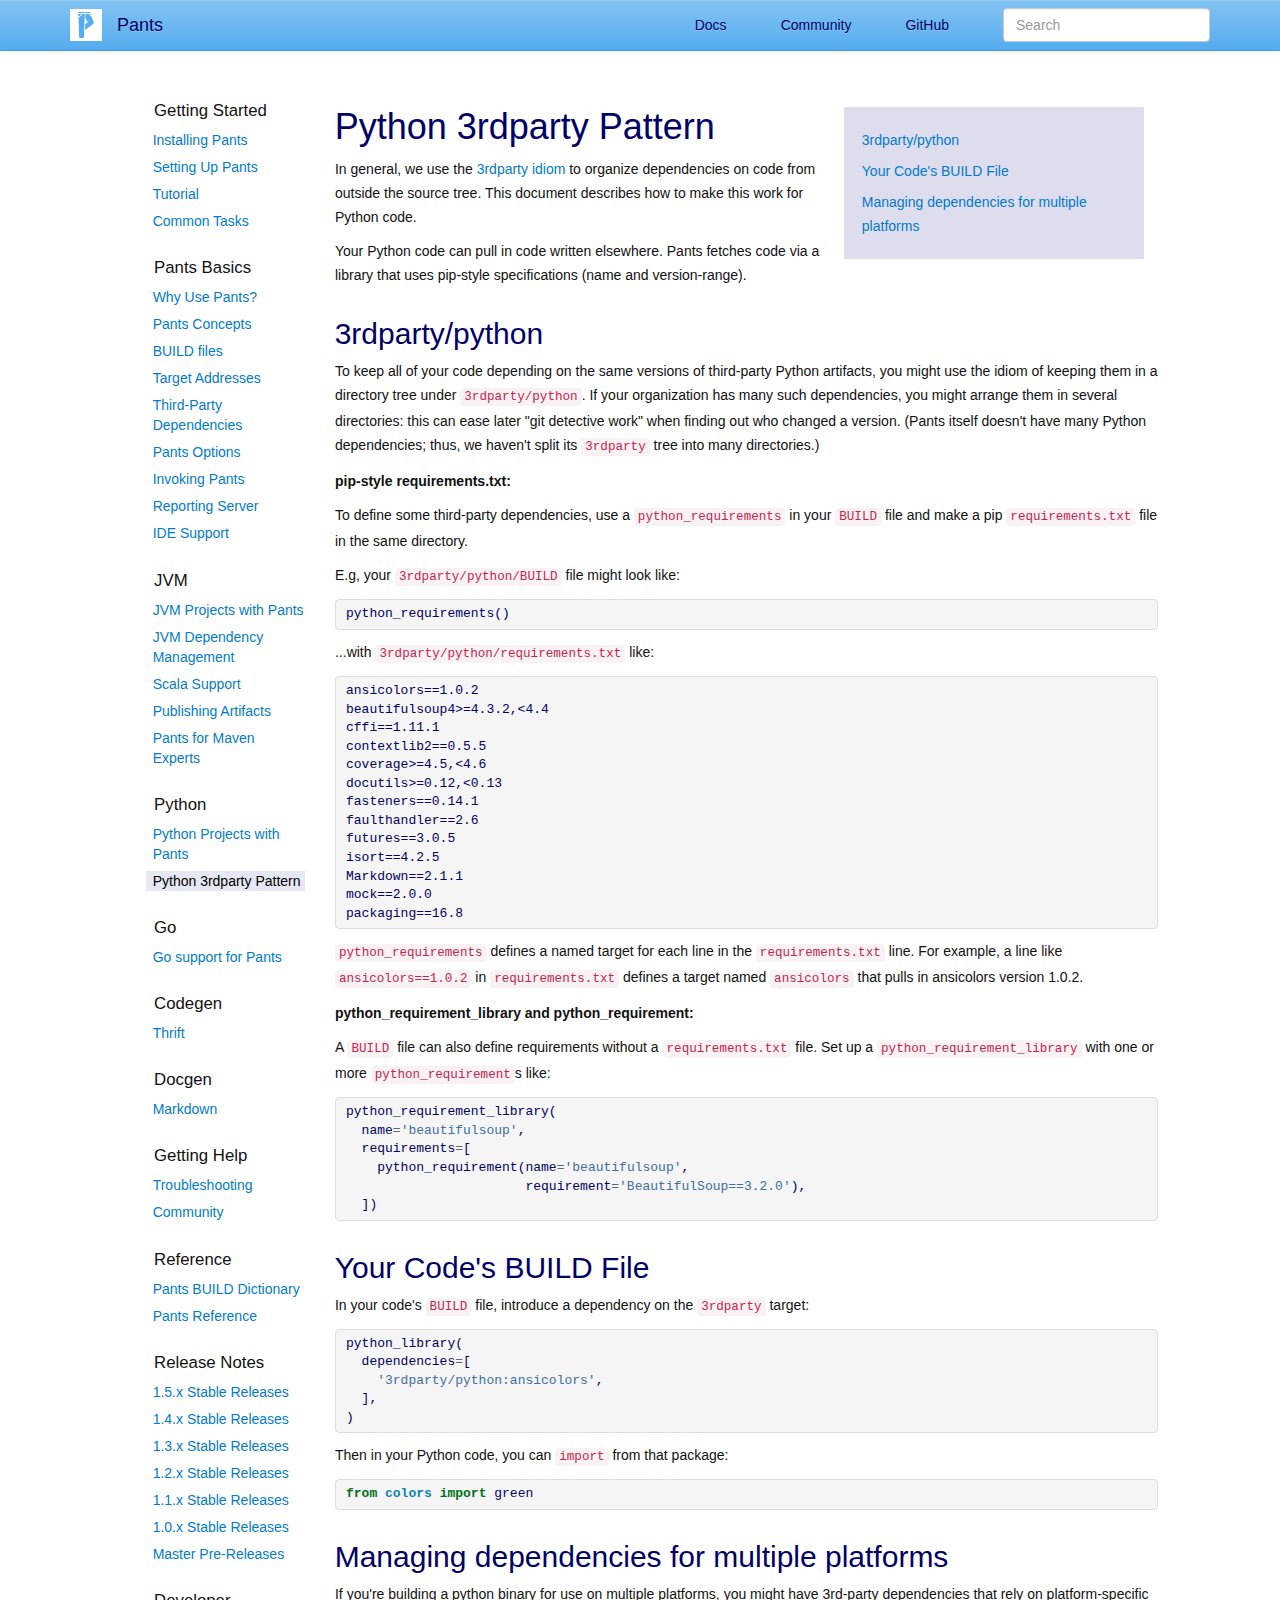
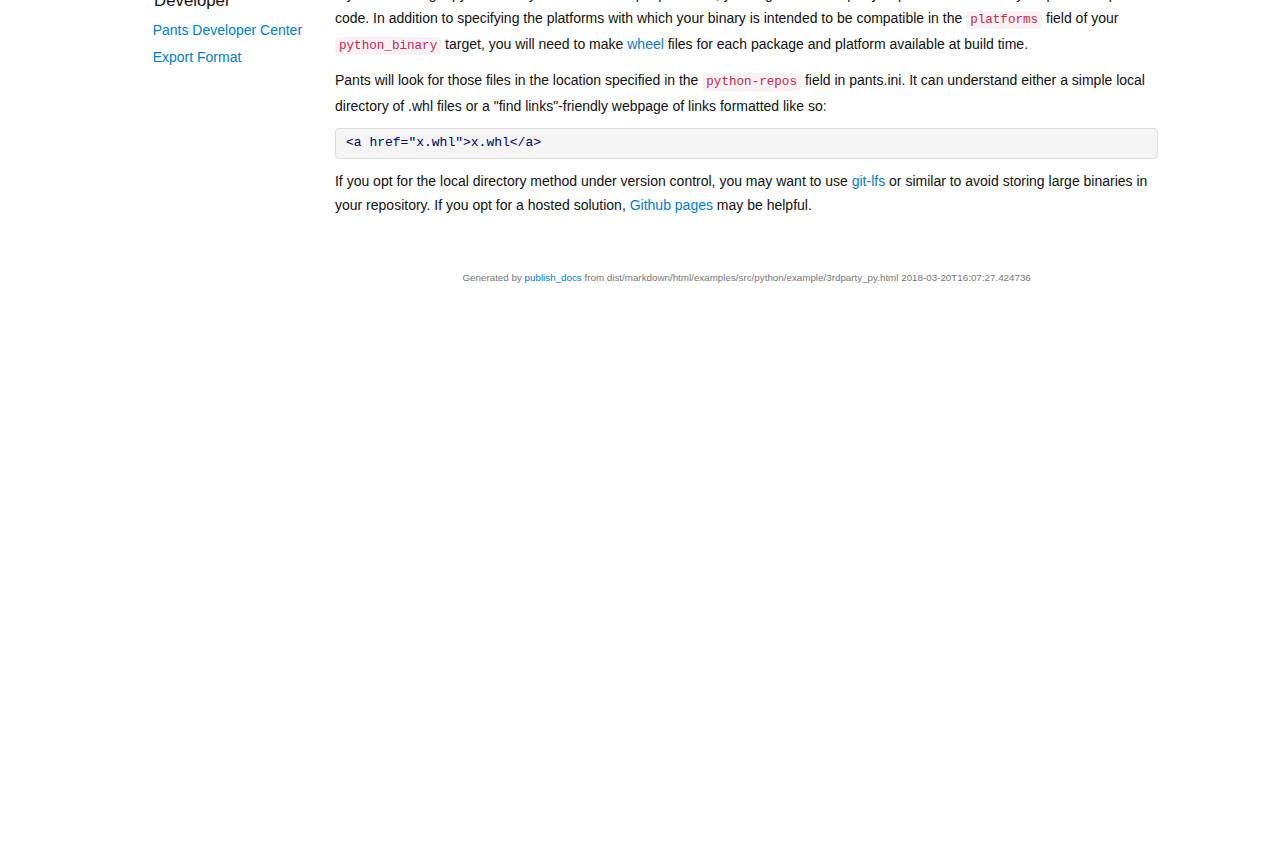
<file: docsite/3rdparty_py.html>
<!DOCTYPE html>
<html lang="en">

<!--
  Copyright 2014 Pants project contributors (see CONTRIBUTORS.md).
  Licensed under the Apache License, Version 2.0 (see LICENSE).
-->

<head>
  <meta charset="utf-8"/>
  <title>Python 3rdparty Pattern</title>
  <meta name="viewport" content="width=device-width, initial-scale=1.0">
  <link rel="shortcut icon" href="pants-logo.ico">
  <!-- In case this is a "test publish", tell search engines where real version lives: -->
  <link rel="canonical" href="http://pantsbuild.org/3rdparty_py.html">

  <link rel="stylesheet" href="bootstrap-custom.min.css">
  <link rel="stylesheet" href="bootstrap-custom-theme.min.css">
  <link rel="stylesheet" href="docsite.css">
</head>

<body>

<div class="header">
  <nav class="navbar navbar-default navbar-static-top">
    <div class="container">
      <div class="navbar-header">
        <button type="button" class="navbar-toggle collapsed" data-toggle="collapse" data-target="#navbar" aria-expanded="false" aria-controls="navbar">
          <span class="sr-only">Toggle navigation</span>
          <span class="icon-bar"></span>
          <span class="icon-bar"></span>
          <span class="icon-bar"></span>
        </button>
        <a class="navbar-brand navbar-brand-img" href="index.html">
          <img src="pants-logo.ico" alt="[pantsbuild logo]">
        </a>
        <a class="navbar-brand" href="index.html">
          Pants
        </a>
      </div>
      <div id="navbar" class="navbar-collapse collapse">
        <ul class="nav navbar-nav navbar-right">
          <li><a href="/">Docs</a></li>
          <li><a href="community.html">Community</a></li>
          <li><a href="https://www.github.com/pantsbuild/pants">GitHub</a></li>
          <li>
            <form class="navbar-form navbar-left search" role="search" action="https://www.google.com/search">
              <div class="form-group">
                <input type="text" name="as_q" class="form-control query" placeholder="Search">
                <input name="as_sitesearch" value="pantsbuild.org" type="hidden">
              </div>
            </form>
          </li>
        </ul>
      </div><!--/.nav-collapse -->
    </div>
  </nav>
</div>

<div class="page">

  <div class="container-fluid">
    <div class="row">

      <div class="col-md-1">
      </div>

      <div class="col-md-2">
        <div class="site-toc">
          <ul>
                <li class="toc-h1 toc-heading">
                  Getting Started
                </li>
                <li class="toc-h1 toc-link ">
                  <a href="install.html">Installing Pants</a>
                </li>
                <li class="toc-h1 toc-link ">
                  <a href="setup_repo.html">Setting Up Pants</a>
                </li>
                <li class="toc-h1 toc-link ">
                  <a href="first_tutorial.html">Tutorial</a>
                </li>
                <li class="toc-h1 toc-link ">
                  <a href="common_tasks.html">Common Tasks</a>
                </li>
                <li class="toc-h1 toc-heading">
                  Pants Basics
                </li>
                <li class="toc-h1 toc-link ">
                  <a href="why_use_pants.html">Why Use Pants?</a>
                </li>
                <li class="toc-h1 toc-link ">
                  <a href="first_concepts.html">Pants Concepts</a>
                </li>
                <li class="toc-h1 toc-link ">
                  <a href="build_files.html">BUILD files</a>
                </li>
                <li class="toc-h1 toc-link ">
                  <a href="target_addresses.html">Target Addresses</a>
                </li>
                <li class="toc-h1 toc-link ">
                  <a href="3rdparty.html">Third-Party Dependencies</a>
                </li>
                <li class="toc-h1 toc-link ">
                  <a href="options.html">Pants Options</a>
                </li>
                <li class="toc-h1 toc-link ">
                  <a href="invoking.html">Invoking Pants</a>
                </li>
                <li class="toc-h1 toc-link ">
                  <a href="reporting_server.html">Reporting Server</a>
                </li>
                <li class="toc-h1 toc-link ">
                  <a href="ide_support.html">IDE Support</a>
                </li>
                <li class="toc-h1 toc-heading">
                  JVM
                </li>
                <li class="toc-h1 toc-link ">
                  <a href="jvm_projects.html">JVM Projects with Pants</a>
                </li>
                <li class="toc-h1 toc-link ">
                  <a href="3rdparty_jvm.html">JVM Dependency Management</a>
                </li>
                <li class="toc-h1 toc-link ">
                  <a href="scala.html">Scala Support</a>
                </li>
                <li class="toc-h1 toc-link ">
                  <a href="publish.html">Publishing Artifacts</a>
                </li>
                <li class="toc-h1 toc-link ">
                  <a href="from_maven.html">Pants for Maven Experts</a>
                </li>
                <li class="toc-h1 toc-heading">
                  Python
                </li>
                <li class="toc-h1 toc-link ">
                  <a href="python_readme.html">Python Projects with Pants</a>
                </li>
                <li class="toc-h1 toc-link toc-here">
                  Python 3rdparty Pattern
                </li>
                <li class="toc-h1 toc-heading">
                  Go
                </li>
                <li class="toc-h1 toc-link ">
                  <a href="go_readme.html">Go support for Pants</a>
                </li>
                <li class="toc-h1 toc-heading">
                  Codegen
                </li>
                <li class="toc-h1 toc-link ">
                  <a href="thrift_deps.html">Thrift</a>
                </li>
                <li class="toc-h1 toc-heading">
                  Docgen
                </li>
                <li class="toc-h1 toc-link ">
                  <a href="page.html">Markdown</a>
                </li>
                <li class="toc-h1 toc-heading">
                  Getting Help
                </li>
                <li class="toc-h1 toc-link ">
                  <a href="tshoot.html">Troubleshooting</a>
                </li>
                <li class="toc-h1 toc-link ">
                  <a href="community.html">Community</a>
                </li>
                <li class="toc-h1 toc-heading">
                  Reference
                </li>
                <li class="toc-h1 toc-link ">
                  <a href="build_dictionary.html">Pants BUILD Dictionary</a>
                </li>
                <li class="toc-h1 toc-link ">
                  <a href="options_reference.html">Pants Reference</a>
                </li>
                <li class="toc-h1 toc-heading">
                  Release Notes
                </li>
                <li class="toc-h1 toc-link ">
                  <a href="notes-1.5.x.html">1.5.x Stable Releases</a>
                </li>
                <li class="toc-h1 toc-link ">
                  <a href="notes-1.4.x.html">1.4.x Stable Releases</a>
                </li>
                <li class="toc-h1 toc-link ">
                  <a href="notes-1.3.x.html">1.3.x Stable Releases</a>
                </li>
                <li class="toc-h1 toc-link ">
                  <a href="notes-1.2.x.html">1.2.x Stable Releases</a>
                </li>
                <li class="toc-h1 toc-link ">
                  <a href="notes-1.1.x.html">1.1.x Stable Releases</a>
                </li>
                <li class="toc-h1 toc-link ">
                  <a href="notes-1.0.x.html">1.0.x Stable Releases</a>
                </li>
                <li class="toc-h1 toc-link ">
                  <a href="notes-master.html">Master Pre-Releases</a>
                </li>
                <li class="toc-h1 toc-heading">
                  Developer
                </li>
                <li class="toc-h1 toc-link ">
                  <a href="dev.html">Pants Developer Center</a>
                </li>
                <li class="toc-h1 toc-link ">
                  <a href="export.html">Export Format</a>
                </li>
          </ul>
        </div> <!-- site-toc -->
      </div>

      <div class="col-md-8">
        <div class="content">

          <div class="mainflow">
              <nav class="pagetoc">
                <ul>
                    <li class="toc-h1"><a href="#3rdpartypython">3rdparty/python</a></li>
                    <li class="toc-h1"><a href="#your-codes-build-file">Your Code's BUILD File</a></li>
                    <li class="toc-h1"><a href="#managing-dependencies-for-multiple-platforms">Managing dependencies for multiple platforms</a></li>
                </ul>
              </nav>

            <!-- main content start -->
            <!-- generated by pants! -->
<style>
.codehilite .hll { background-color: #ffffcc }
.codehilite  { background: #f0f0f0; }
.codehilite .c { color: #60a0b0; font-style: italic } /* Comment */
.codehilite .err { border: 1px solid #FF0000 } /* Error */
.codehilite .k { color: #007020; font-weight: bold } /* Keyword */
.codehilite .o { color: #666666 } /* Operator */
.codehilite .cm { color: #60a0b0; font-style: italic } /* Comment.Multiline */
.codehilite .cp { color: #007020 } /* Comment.Preproc */
.codehilite .c1 { color: #60a0b0; font-style: italic } /* Comment.Single */
.codehilite .cs { color: #60a0b0; background-color: #fff0f0 } /* Comment.Special */
.codehilite .gd { color: #A00000 } /* Generic.Deleted */
.codehilite .ge { font-style: italic } /* Generic.Emph */
.codehilite .gr { color: #FF0000 } /* Generic.Error */
.codehilite .gh { color: #000080; font-weight: bold } /* Generic.Heading */
.codehilite .gi { color: #00A000 } /* Generic.Inserted */
.codehilite .go { color: #808080 } /* Generic.Output */
.codehilite .gp { color: #c65d09; font-weight: bold } /* Generic.Prompt */
.codehilite .gs { font-weight: bold } /* Generic.Strong */
.codehilite .gu { color: #800080; font-weight: bold } /* Generic.Subheading */
.codehilite .gt { color: #0040D0 } /* Generic.Traceback */
.codehilite .kc { color: #007020; font-weight: bold } /* Keyword.Constant */
.codehilite .kd { color: #007020; font-weight: bold } /* Keyword.Declaration */
.codehilite .kn { color: #007020; font-weight: bold } /* Keyword.Namespace */
.codehilite .kp { color: #007020 } /* Keyword.Pseudo */
.codehilite .kr { color: #007020; font-weight: bold } /* Keyword.Reserved */
.codehilite .kt { color: #902000 } /* Keyword.Type */
.codehilite .m { color: #40a070 } /* Literal.Number */
.codehilite .s { color: #4070a0 } /* Literal.String */
.codehilite .na { color: #4070a0 } /* Name.Attribute */
.codehilite .nb { color: #007020 } /* Name.Builtin */
.codehilite .nc { color: #0e84b5; font-weight: bold } /* Name.Class */
.codehilite .no { color: #60add5 } /* Name.Constant */
.codehilite .nd { color: #555555; font-weight: bold } /* Name.Decorator */
.codehilite .ni { color: #d55537; font-weight: bold } /* Name.Entity */
.codehilite .ne { color: #007020 } /* Name.Exception */
.codehilite .nf { color: #06287e } /* Name.Function */
.codehilite .nl { color: #002070; font-weight: bold } /* Name.Label */
.codehilite .nn { color: #0e84b5; font-weight: bold } /* Name.Namespace */
.codehilite .nt { color: #062873; font-weight: bold } /* Name.Tag */
.codehilite .nv { color: #bb60d5 } /* Name.Variable */
.codehilite .ow { color: #007020; font-weight: bold } /* Operator.Word */
.codehilite .w { color: #bbbbbb } /* Text.Whitespace */
.codehilite .mf { color: #40a070 } /* Literal.Number.Float */
.codehilite .mh { color: #40a070 } /* Literal.Number.Hex */
.codehilite .mi { color: #40a070 } /* Literal.Number.Integer */
.codehilite .mo { color: #40a070 } /* Literal.Number.Oct */
.codehilite .sb { color: #4070a0 } /* Literal.String.Backtick */
.codehilite .sc { color: #4070a0 } /* Literal.String.Char */
.codehilite .sd { color: #4070a0; font-style: italic } /* Literal.String.Doc */
.codehilite .s2 { color: #4070a0 } /* Literal.String.Double */
.codehilite .se { color: #4070a0; font-weight: bold } /* Literal.String.Escape */
.codehilite .sh { color: #4070a0 } /* Literal.String.Heredoc */
.codehilite .si { color: #70a0d0; font-style: italic } /* Literal.String.Interpol */
.codehilite .sx { color: #c65d09 } /* Literal.String.Other */
.codehilite .sr { color: #235388 } /* Literal.String.Regex */
.codehilite .s1 { color: #4070a0 } /* Literal.String.Single */
.codehilite .ss { color: #517918 } /* Literal.String.Symbol */
.codehilite .bp { color: #007020 } /* Name.Builtin.Pseudo */
.codehilite .vc { color: #bb60d5 } /* Name.Variable.Class */
.codehilite .vg { color: #bb60d5 } /* Name.Variable.Global */
.codehilite .vi { color: #bb60d5 } /* Name.Variable.Instance */
.codehilite .il { color: #40a070 } /* Literal.Number.Integer.Long */
</style>
<h1 id="python-3rdparty-pattern">Python 3rdparty Pattern</h1>
<p>In general, we use the
<a href="3rdparty.html">3rdparty idiom</a> to organize
dependencies on code from outside the source tree. This document
describes how to make this work for Python code.</p>
<p>Your Python code can pull in code written elsewhere. Pants fetches code
via a library that uses pip-style specifications (name and
version-range).</p>
<h2 id="3rdpartypython">3rdparty/python</h2>
<p>To keep all of your code depending on the same versions of third-party
Python artifacts, you might use the idiom of keeping them in a directory
tree under <code>3rdparty/python</code>. If your organization has many such
dependencies, you might arrange them in several directories: this can
ease later "git detective work" when finding out who changed a version.
(Pants itself doesn't have many Python dependencies; thus, we haven't split its <code>3rdparty</code> tree
into many directories.)</p>
<p><strong>pip-style requirements.txt:</strong></p>
<p>To define some third-party dependencies, use a
<a href="build_dictionary.html#bdict_python_requirements" pantsref="bdict_python_requirements"><code>python_requirements</code></a> in your <code>BUILD</code>
file and make a pip <code>requirements.txt</code> file in the same directory.</p>
<p>E.g, your <code>3rdparty/python/BUILD</code> file might look like:</p>
<p>
<div class="md-included-snippet"><div class="codehilite"><pre><span class="n">python_requirements</span><span class="p">()</span>
</pre></div></div>
</p>
<p>...with <code>3rdparty/python/requirements.txt</code> like:</p>
<p>
<div class="md-included-snippet"><div class="codehilite"><pre>ansicolors==1.0.2
beautifulsoup4&gt;=4.3.2,&lt;4.4
cffi==1.11.1
contextlib2==0.5.5
coverage&gt;=4.5,&lt;4.6
docutils&gt;=0.12,&lt;0.13
fasteners==0.14.1
faulthandler==2.6
futures==3.0.5
isort==4.2.5
Markdown==2.1.1
mock==2.0.0
packaging==16.8
</pre></div></div>
</p>
<p><code>python_requirements</code> defines a named target for each line in the
<code>requirements.txt</code> line. For example, a line like <code>ansicolors==1.0.2</code> in
<code>requirements.txt</code> defines a target named <code>ansicolors</code> that pulls in
ansicolors version 1.0.2.</p>
<p><strong>python_requirement_library and python_requirement:</strong></p>
<p>A <code>BUILD</code> file can also define requirements without a <code>requirements.txt</code>
file. Set up a
<a href="build_dictionary.html#bdict_python_requirement_library" pantsref="bdict_python_requirement_library"><code>python_requirement_library</code></a>
with one or more
<a href="build_dictionary.html#bdict_python_requirement" pantsref="bdict_python_requirement"><code>python_requirement</code></a>s
like:</p>
<div class="codehilite"><pre><span class="n">python_requirement_library</span><span class="p">(</span>
  <span class="n">name</span><span class="o">=</span><span class="s">'beautifulsoup'</span><span class="p">,</span>
  <span class="n">requirements</span><span class="o">=</span><span class="p">[</span>
    <span class="n">python_requirement</span><span class="p">(</span><span class="n">name</span><span class="o">=</span><span class="s">'beautifulsoup'</span><span class="p">,</span>
                       <span class="n">requirement</span><span class="o">=</span><span class="s">'BeautifulSoup==3.2.0'</span><span class="p">),</span>
  <span class="p">])</span>
</pre></div>
<h2 id="your-codes-build-file">Your Code's BUILD File</h2>
<p>In your code's <code>BUILD</code> file, introduce a dependency on the <code>3rdparty</code>
target:</p>
<p>
<div class="md-included-snippet"><div class="codehilite"><pre><span class="n">python_library</span><span class="p">(</span>
  <span class="n">dependencies</span><span class="o">=</span><span class="p">[</span>
    <span class="s">'3rdparty/python:ansicolors'</span><span class="p">,</span>
  <span class="p">],</span>
<span class="p">)</span>
</pre></div></div>
</p>
<p>Then in your Python code, you can <code>import</code> from that package:</p>
<div class="codehilite"><pre><span class="kn">from</span> <span class="nn">colors</span> <span class="kn">import</span> <span class="n">green</span>
</pre></div>
<h2 id="managing-dependencies-for-multiple-platforms">Managing dependencies for multiple platforms</h2>
<p>If you're building a python binary for use on multiple platforms, you might have 3rd-party
dependencies that rely on platform-specific code. In addition to specifying the platforms
with which your binary is intended to be compatible in the <code>platforms</code> field of your
<a href="build_dictionary.html#bdict_python_binary" pantsref="bdict_python_binary"><code>python_binary</code></a> target, you will need to make
<a href="https://pip.pypa.io/en/stable/reference/pip_wheel/">wheel</a> files for each package
and platform available at build time.</p>
<p>Pants will look for those files in the location specified in the
<a href="setup_repo.html#redirecting-python-requirements-to-other-servers"><code>python-repos</code></a> field
in pants.ini. It can understand either a simple local directory of .whl files or a "find links"-friendly
webpage of links formatted like so:</p>
<div class="codehilite"><pre>&lt;a href="x.whl"&gt;x.whl&lt;/a&gt;
</pre></div>
<p>If you opt for the local directory method under version control, you may want to use
<a href="https://git-lfs.github.com/">git-lfs</a> or similar to avoid storing large binaries in your
repository. If you opt for a hosted solution, <a href="https://pages.github.com/">Github pages</a> may
be helpful.</p>

            <!-- main content end -->

            <div class="generated">
              Generated by <a href="docs.html">publish_docs</a>
              from dist/markdown/html/examples/src/python/example/3rdparty_py.html 2018-03-20T16:07:27.424736
            </div>

          </div> <!-- mainflow -->

        </div> <!-- content -->

      </div>

      <div class="col-md-1">
      </div>

    </div> <!-- row -->
  </div> <!-- container-fluid -->

</div> <!-- page -->

<script src="https://code.jquery.com/jquery-2.2.3.min.js" integrity="sha384-I6F5OKECLVtK/BL+8iSLDEHowSAfUo76ZL9+kGAgTRdiByINKJaqTPH/QVNS1VDb" crossorigin="anonymous"></script>
<script src="bootstrap-custom.min.js"></script>
<script>
  (function(i,s,o,g,r,a,m){i['GoogleAnalyticsObject']=r;i[r]=i[r]||function(){
        (i[r].q=i[r].q||[]).push(arguments)},i[r].l=1*new Date();a=s.createElement(o),
      m=s.getElementsByTagName(o)[0];a.async=1;a.src=g;m.parentNode.insertBefore(a,m)
  })(window,document,'script','https://www.google-analytics.com/analytics.js','ga');

  ga('create', 'UA-78111411-1', 'auto');
  ga('send', 'pageview');
</script>
</body>
</html>
</file>
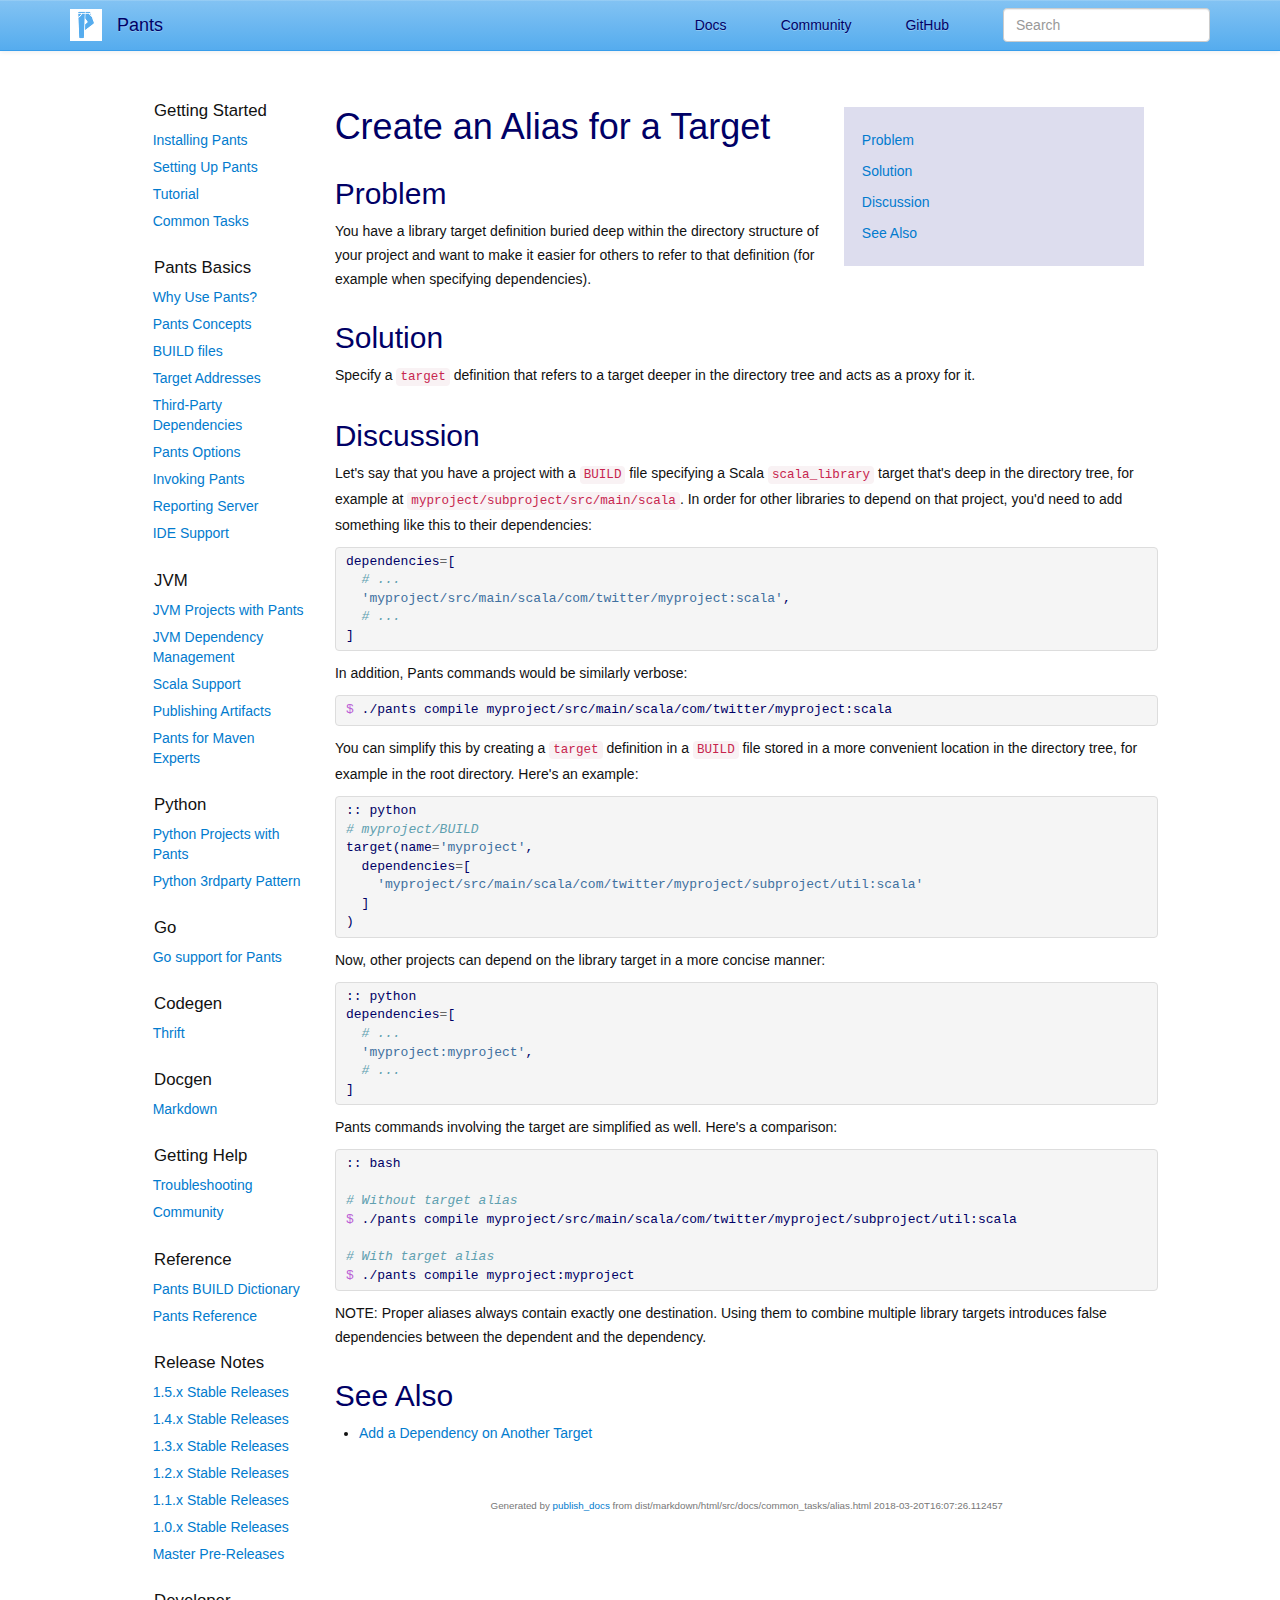
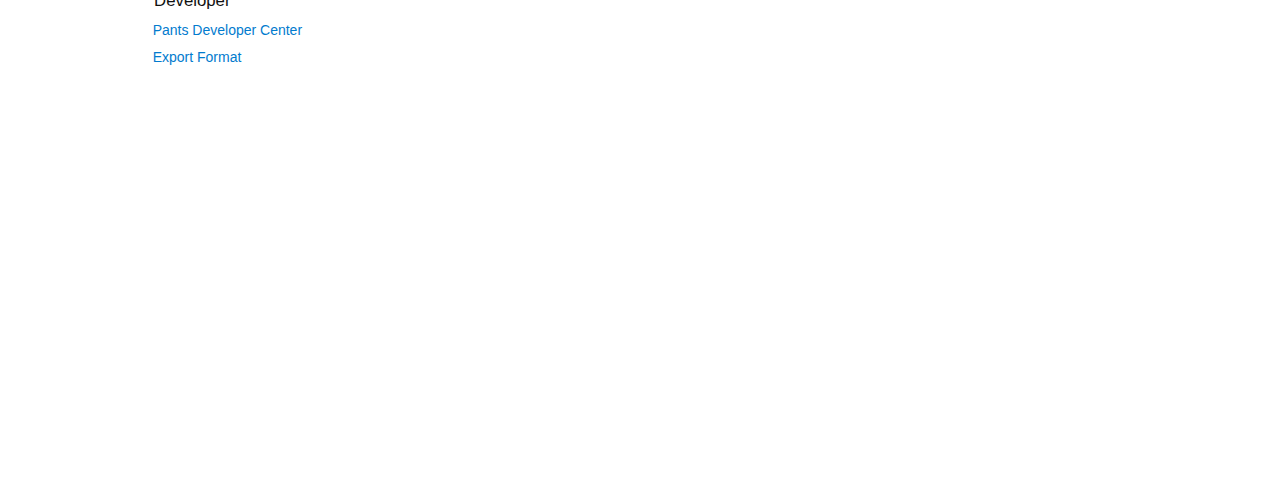
<file: docsite/alias.html>
<!DOCTYPE html>
<html lang="en">

<!--
  Copyright 2014 Pants project contributors (see CONTRIBUTORS.md).
  Licensed under the Apache License, Version 2.0 (see LICENSE).
-->

<head>
  <meta charset="utf-8"/>
  <title>Create an Alias for a Target</title>
  <meta name="viewport" content="width=device-width, initial-scale=1.0">
  <link rel="shortcut icon" href="pants-logo.ico">
  <!-- In case this is a "test publish", tell search engines where real version lives: -->
  <link rel="canonical" href="http://pantsbuild.org/alias.html">

  <link rel="stylesheet" href="bootstrap-custom.min.css">
  <link rel="stylesheet" href="bootstrap-custom-theme.min.css">
  <link rel="stylesheet" href="docsite.css">
</head>

<body>

<div class="header">
  <nav class="navbar navbar-default navbar-static-top">
    <div class="container">
      <div class="navbar-header">
        <button type="button" class="navbar-toggle collapsed" data-toggle="collapse" data-target="#navbar" aria-expanded="false" aria-controls="navbar">
          <span class="sr-only">Toggle navigation</span>
          <span class="icon-bar"></span>
          <span class="icon-bar"></span>
          <span class="icon-bar"></span>
        </button>
        <a class="navbar-brand navbar-brand-img" href="index.html">
          <img src="pants-logo.ico" alt="[pantsbuild logo]">
        </a>
        <a class="navbar-brand" href="index.html">
          Pants
        </a>
      </div>
      <div id="navbar" class="navbar-collapse collapse">
        <ul class="nav navbar-nav navbar-right">
          <li><a href="/">Docs</a></li>
          <li><a href="community.html">Community</a></li>
          <li><a href="https://www.github.com/pantsbuild/pants">GitHub</a></li>
          <li>
            <form class="navbar-form navbar-left search" role="search" action="https://www.google.com/search">
              <div class="form-group">
                <input type="text" name="as_q" class="form-control query" placeholder="Search">
                <input name="as_sitesearch" value="pantsbuild.org" type="hidden">
              </div>
            </form>
          </li>
        </ul>
      </div><!--/.nav-collapse -->
    </div>
  </nav>
</div>

<div class="page">

  <div class="container-fluid">
    <div class="row">

      <div class="col-md-1">
      </div>

      <div class="col-md-2">
        <div class="site-toc">
          <ul>
                <li class="toc-h1 toc-heading">
                  Getting Started
                </li>
                <li class="toc-h1 toc-link ">
                  <a href="install.html">Installing Pants</a>
                </li>
                <li class="toc-h1 toc-link ">
                  <a href="setup_repo.html">Setting Up Pants</a>
                </li>
                <li class="toc-h1 toc-link ">
                  <a href="first_tutorial.html">Tutorial</a>
                </li>
                <li class="toc-h1 toc-link ">
                  <a href="common_tasks.html">Common Tasks</a>
                </li>
                <li class="toc-h1 toc-heading">
                  Pants Basics
                </li>
                <li class="toc-h1 toc-link ">
                  <a href="why_use_pants.html">Why Use Pants?</a>
                </li>
                <li class="toc-h1 toc-link ">
                  <a href="first_concepts.html">Pants Concepts</a>
                </li>
                <li class="toc-h1 toc-link ">
                  <a href="build_files.html">BUILD files</a>
                </li>
                <li class="toc-h1 toc-link ">
                  <a href="target_addresses.html">Target Addresses</a>
                </li>
                <li class="toc-h1 toc-link ">
                  <a href="3rdparty.html">Third-Party Dependencies</a>
                </li>
                <li class="toc-h1 toc-link ">
                  <a href="options.html">Pants Options</a>
                </li>
                <li class="toc-h1 toc-link ">
                  <a href="invoking.html">Invoking Pants</a>
                </li>
                <li class="toc-h1 toc-link ">
                  <a href="reporting_server.html">Reporting Server</a>
                </li>
                <li class="toc-h1 toc-link ">
                  <a href="ide_support.html">IDE Support</a>
                </li>
                <li class="toc-h1 toc-heading">
                  JVM
                </li>
                <li class="toc-h1 toc-link ">
                  <a href="jvm_projects.html">JVM Projects with Pants</a>
                </li>
                <li class="toc-h1 toc-link ">
                  <a href="3rdparty_jvm.html">JVM Dependency Management</a>
                </li>
                <li class="toc-h1 toc-link ">
                  <a href="scala.html">Scala Support</a>
                </li>
                <li class="toc-h1 toc-link ">
                  <a href="publish.html">Publishing Artifacts</a>
                </li>
                <li class="toc-h1 toc-link ">
                  <a href="from_maven.html">Pants for Maven Experts</a>
                </li>
                <li class="toc-h1 toc-heading">
                  Python
                </li>
                <li class="toc-h1 toc-link ">
                  <a href="python_readme.html">Python Projects with Pants</a>
                </li>
                <li class="toc-h1 toc-link ">
                  <a href="3rdparty_py.html">Python 3rdparty Pattern</a>
                </li>
                <li class="toc-h1 toc-heading">
                  Go
                </li>
                <li class="toc-h1 toc-link ">
                  <a href="go_readme.html">Go support for Pants</a>
                </li>
                <li class="toc-h1 toc-heading">
                  Codegen
                </li>
                <li class="toc-h1 toc-link ">
                  <a href="thrift_deps.html">Thrift</a>
                </li>
                <li class="toc-h1 toc-heading">
                  Docgen
                </li>
                <li class="toc-h1 toc-link ">
                  <a href="page.html">Markdown</a>
                </li>
                <li class="toc-h1 toc-heading">
                  Getting Help
                </li>
                <li class="toc-h1 toc-link ">
                  <a href="tshoot.html">Troubleshooting</a>
                </li>
                <li class="toc-h1 toc-link ">
                  <a href="community.html">Community</a>
                </li>
                <li class="toc-h1 toc-heading">
                  Reference
                </li>
                <li class="toc-h1 toc-link ">
                  <a href="build_dictionary.html">Pants BUILD Dictionary</a>
                </li>
                <li class="toc-h1 toc-link ">
                  <a href="options_reference.html">Pants Reference</a>
                </li>
                <li class="toc-h1 toc-heading">
                  Release Notes
                </li>
                <li class="toc-h1 toc-link ">
                  <a href="notes-1.5.x.html">1.5.x Stable Releases</a>
                </li>
                <li class="toc-h1 toc-link ">
                  <a href="notes-1.4.x.html">1.4.x Stable Releases</a>
                </li>
                <li class="toc-h1 toc-link ">
                  <a href="notes-1.3.x.html">1.3.x Stable Releases</a>
                </li>
                <li class="toc-h1 toc-link ">
                  <a href="notes-1.2.x.html">1.2.x Stable Releases</a>
                </li>
                <li class="toc-h1 toc-link ">
                  <a href="notes-1.1.x.html">1.1.x Stable Releases</a>
                </li>
                <li class="toc-h1 toc-link ">
                  <a href="notes-1.0.x.html">1.0.x Stable Releases</a>
                </li>
                <li class="toc-h1 toc-link ">
                  <a href="notes-master.html">Master Pre-Releases</a>
                </li>
                <li class="toc-h1 toc-heading">
                  Developer
                </li>
                <li class="toc-h1 toc-link ">
                  <a href="dev.html">Pants Developer Center</a>
                </li>
                <li class="toc-h1 toc-link ">
                  <a href="export.html">Export Format</a>
                </li>
          </ul>
        </div> <!-- site-toc -->
      </div>

      <div class="col-md-8">
        <div class="content">

          <div class="mainflow">
              <nav class="pagetoc">
                <ul>
                    <li class="toc-h1"><a href="#problem">Problem</a></li>
                    <li class="toc-h1"><a href="#solution">Solution</a></li>
                    <li class="toc-h1"><a href="#discussion">Discussion</a></li>
                    <li class="toc-h1"><a href="#see-also">See Also</a></li>
                </ul>
              </nav>

            <!-- main content start -->
            <!-- generated by pants! -->
<style>
.codehilite .hll { background-color: #ffffcc }
.codehilite  { background: #f0f0f0; }
.codehilite .c { color: #60a0b0; font-style: italic } /* Comment */
.codehilite .err { border: 1px solid #FF0000 } /* Error */
.codehilite .k { color: #007020; font-weight: bold } /* Keyword */
.codehilite .o { color: #666666 } /* Operator */
.codehilite .cm { color: #60a0b0; font-style: italic } /* Comment.Multiline */
.codehilite .cp { color: #007020 } /* Comment.Preproc */
.codehilite .c1 { color: #60a0b0; font-style: italic } /* Comment.Single */
.codehilite .cs { color: #60a0b0; background-color: #fff0f0 } /* Comment.Special */
.codehilite .gd { color: #A00000 } /* Generic.Deleted */
.codehilite .ge { font-style: italic } /* Generic.Emph */
.codehilite .gr { color: #FF0000 } /* Generic.Error */
.codehilite .gh { color: #000080; font-weight: bold } /* Generic.Heading */
.codehilite .gi { color: #00A000 } /* Generic.Inserted */
.codehilite .go { color: #808080 } /* Generic.Output */
.codehilite .gp { color: #c65d09; font-weight: bold } /* Generic.Prompt */
.codehilite .gs { font-weight: bold } /* Generic.Strong */
.codehilite .gu { color: #800080; font-weight: bold } /* Generic.Subheading */
.codehilite .gt { color: #0040D0 } /* Generic.Traceback */
.codehilite .kc { color: #007020; font-weight: bold } /* Keyword.Constant */
.codehilite .kd { color: #007020; font-weight: bold } /* Keyword.Declaration */
.codehilite .kn { color: #007020; font-weight: bold } /* Keyword.Namespace */
.codehilite .kp { color: #007020 } /* Keyword.Pseudo */
.codehilite .kr { color: #007020; font-weight: bold } /* Keyword.Reserved */
.codehilite .kt { color: #902000 } /* Keyword.Type */
.codehilite .m { color: #40a070 } /* Literal.Number */
.codehilite .s { color: #4070a0 } /* Literal.String */
.codehilite .na { color: #4070a0 } /* Name.Attribute */
.codehilite .nb { color: #007020 } /* Name.Builtin */
.codehilite .nc { color: #0e84b5; font-weight: bold } /* Name.Class */
.codehilite .no { color: #60add5 } /* Name.Constant */
.codehilite .nd { color: #555555; font-weight: bold } /* Name.Decorator */
.codehilite .ni { color: #d55537; font-weight: bold } /* Name.Entity */
.codehilite .ne { color: #007020 } /* Name.Exception */
.codehilite .nf { color: #06287e } /* Name.Function */
.codehilite .nl { color: #002070; font-weight: bold } /* Name.Label */
.codehilite .nn { color: #0e84b5; font-weight: bold } /* Name.Namespace */
.codehilite .nt { color: #062873; font-weight: bold } /* Name.Tag */
.codehilite .nv { color: #bb60d5 } /* Name.Variable */
.codehilite .ow { color: #007020; font-weight: bold } /* Operator.Word */
.codehilite .w { color: #bbbbbb } /* Text.Whitespace */
.codehilite .mf { color: #40a070 } /* Literal.Number.Float */
.codehilite .mh { color: #40a070 } /* Literal.Number.Hex */
.codehilite .mi { color: #40a070 } /* Literal.Number.Integer */
.codehilite .mo { color: #40a070 } /* Literal.Number.Oct */
.codehilite .sb { color: #4070a0 } /* Literal.String.Backtick */
.codehilite .sc { color: #4070a0 } /* Literal.String.Char */
.codehilite .sd { color: #4070a0; font-style: italic } /* Literal.String.Doc */
.codehilite .s2 { color: #4070a0 } /* Literal.String.Double */
.codehilite .se { color: #4070a0; font-weight: bold } /* Literal.String.Escape */
.codehilite .sh { color: #4070a0 } /* Literal.String.Heredoc */
.codehilite .si { color: #70a0d0; font-style: italic } /* Literal.String.Interpol */
.codehilite .sx { color: #c65d09 } /* Literal.String.Other */
.codehilite .sr { color: #235388 } /* Literal.String.Regex */
.codehilite .s1 { color: #4070a0 } /* Literal.String.Single */
.codehilite .ss { color: #517918 } /* Literal.String.Symbol */
.codehilite .bp { color: #007020 } /* Name.Builtin.Pseudo */
.codehilite .vc { color: #bb60d5 } /* Name.Variable.Class */
.codehilite .vg { color: #bb60d5 } /* Name.Variable.Global */
.codehilite .vi { color: #bb60d5 } /* Name.Variable.Instance */
.codehilite .il { color: #40a070 } /* Literal.Number.Integer.Long */
</style>
<h1 id="create-an-alias-for-a-target">Create an Alias for a Target</h1>
<h2 id="problem">Problem</h2>
<p>You have a library target definition buried deep within the directory structure
of your project and want to make it easier for others to refer to that
definition (for example when specifying dependencies).</p>
<h2 id="solution">Solution</h2>
<p>Specify a <code>target</code> definition that refers to a target deeper in the directory
tree and acts as a proxy for it.</p>
<h2 id="discussion">Discussion</h2>
<p>Let's say that you have a project with a <code>BUILD</code> file specifying a Scala
<code>scala_library</code> target that's deep in the directory tree, for example at
<code>myproject/subproject/src/main/scala</code>. In order for other libraries to depend
on that project, you'd need to add something like this to their dependencies:</p>
<div class="codehilite"><pre><span class="n">dependencies</span><span class="o">=</span><span class="p">[</span>
  <span class="c"># ...</span>
  <span class="s">'myproject/src/main/scala/com/twitter/myproject:scala'</span><span class="p">,</span>
  <span class="c"># ...</span>
<span class="p">]</span>
</pre></div>
<p>In addition, Pants commands would be similarly verbose:</p>
<div class="codehilite"><pre><span class="nv">$ </span>./pants compile myproject/src/main/scala/com/twitter/myproject:scala
</pre></div>
<p>You can simplify this by creating a <code>target</code> definition in a <code>BUILD</code> file
stored in a more convenient location in the directory tree, for example in the root directory. Here's an example:</p>
<div class="codehilite"><pre><span class="p">::</span> <span class="n">python</span>
<span class="c"># myproject/BUILD</span>
<span class="n">target</span><span class="p">(</span><span class="n">name</span><span class="o">=</span><span class="s">'myproject'</span><span class="p">,</span>
  <span class="n">dependencies</span><span class="o">=</span><span class="p">[</span>
    <span class="s">'myproject/src/main/scala/com/twitter/myproject/subproject/util:scala'</span>
  <span class="p">]</span>
<span class="p">)</span>
</pre></div>
<p>Now, other projects can depend on the library target in a more concise manner:</p>
<div class="codehilite"><pre><span class="p">::</span> <span class="n">python</span>
<span class="n">dependencies</span><span class="o">=</span><span class="p">[</span>
  <span class="c"># ...</span>
  <span class="s">'myproject:myproject'</span><span class="p">,</span>
  <span class="c"># ...</span>
<span class="p">]</span>
</pre></div>
<p>Pants commands involving the target are simplified as well. Here's a comparison:</p>
<div class="codehilite"><pre>:: bash

<span class="c"># Without target alias</span>
<span class="nv">$ </span>./pants compile myproject/src/main/scala/com/twitter/myproject/subproject/util:scala

<span class="c"># With target alias</span>
<span class="nv">$ </span>./pants compile myproject:myproject
</pre></div>
<p>NOTE: Proper aliases always contain exactly one destination. Using them to combine multiple library targets introduces false dependencies between the dependent and the dependency. </p>
<h2 id="see-also">See Also</h2>
<ul>
<li><a href="dependencies.html">Add a Dependency on Another Target</a></li>
</ul>

            <!-- main content end -->

            <div class="generated">
              Generated by <a href="docs.html">publish_docs</a>
              from dist/markdown/html/src/docs/common_tasks/alias.html 2018-03-20T16:07:26.112457
            </div>

          </div> <!-- mainflow -->

        </div> <!-- content -->

      </div>

      <div class="col-md-1">
      </div>

    </div> <!-- row -->
  </div> <!-- container-fluid -->

</div> <!-- page -->

<script src="https://code.jquery.com/jquery-2.2.3.min.js" integrity="sha384-I6F5OKECLVtK/BL+8iSLDEHowSAfUo76ZL9+kGAgTRdiByINKJaqTPH/QVNS1VDb" crossorigin="anonymous"></script>
<script src="bootstrap-custom.min.js"></script>
<script>
  (function(i,s,o,g,r,a,m){i['GoogleAnalyticsObject']=r;i[r]=i[r]||function(){
        (i[r].q=i[r].q||[]).push(arguments)},i[r].l=1*new Date();a=s.createElement(o),
      m=s.getElementsByTagName(o)[0];a.async=1;a.src=g;m.parentNode.insertBefore(a,m)
  })(window,document,'script','https://www.google-analytics.com/analytics.js','ga');

  ga('create', 'UA-78111411-1', 'auto');
  ga('send', 'pageview');
</script>
</body>
</html>
</file>
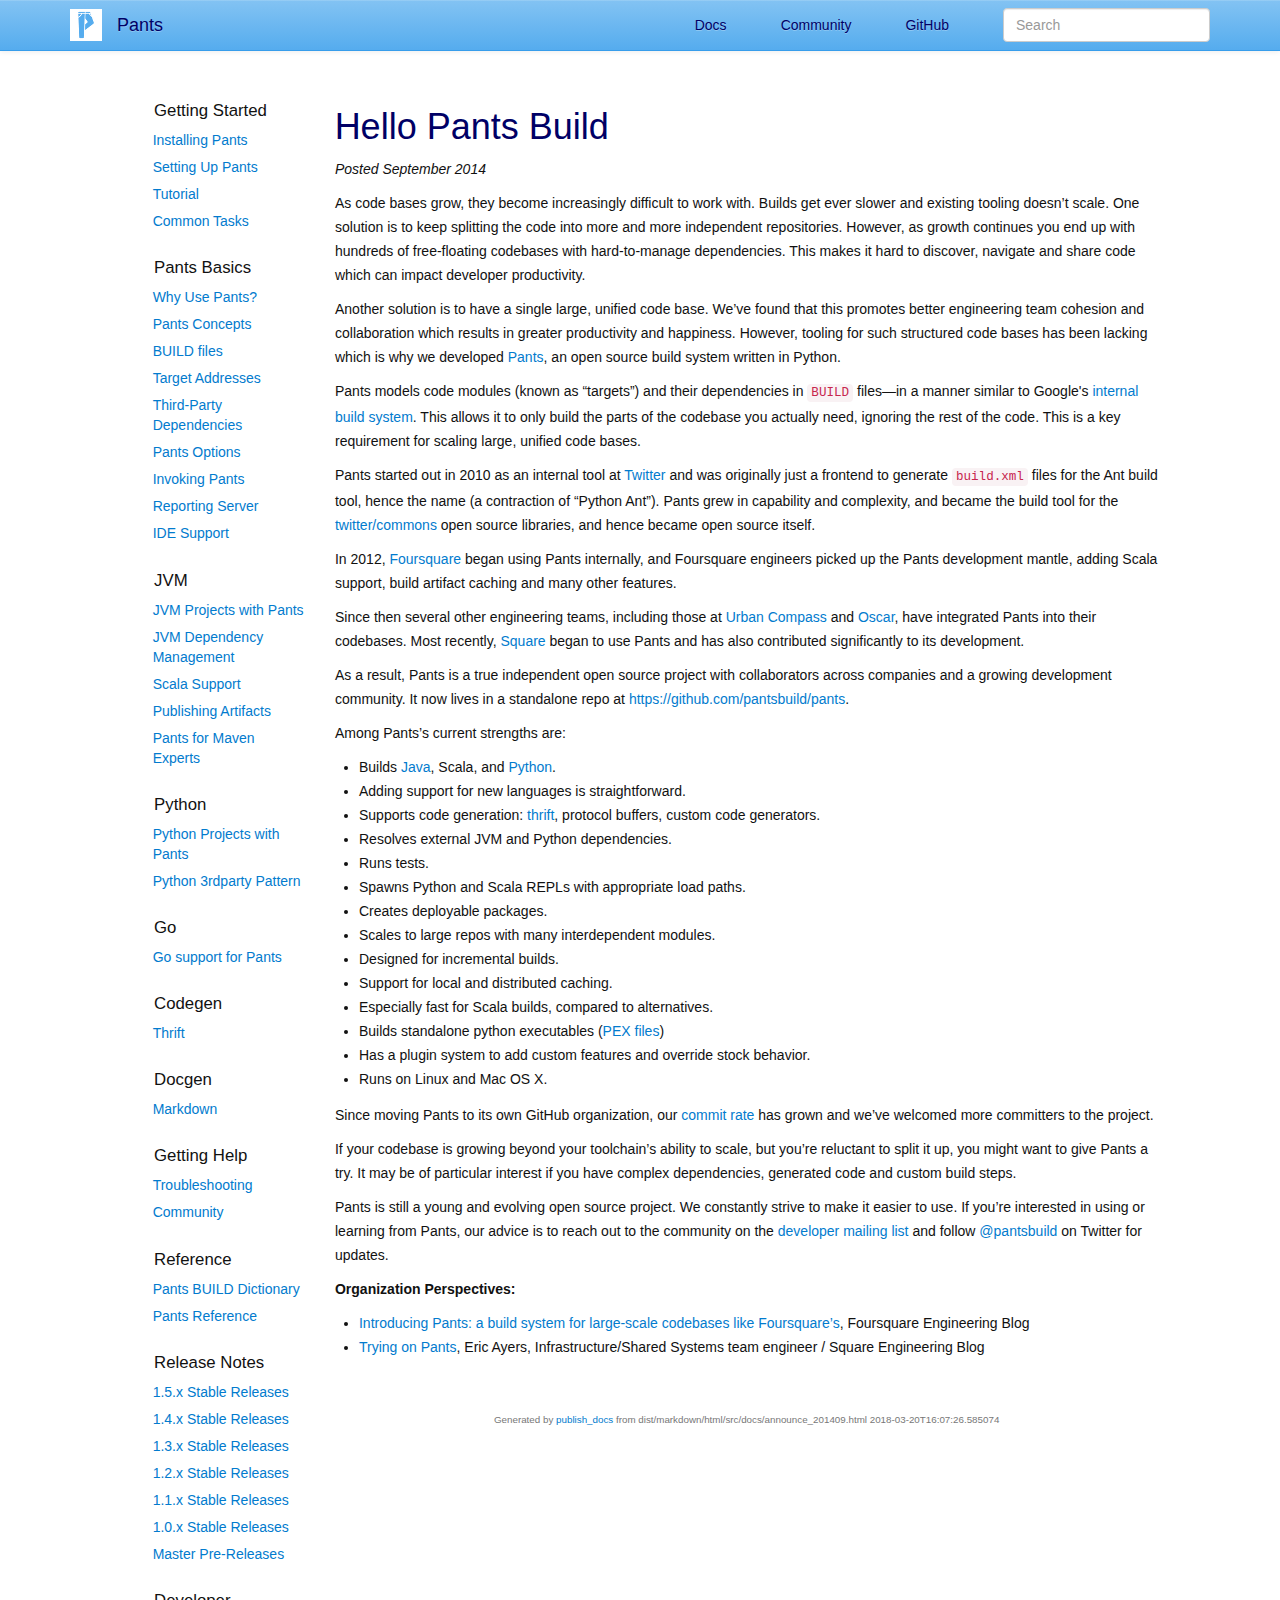
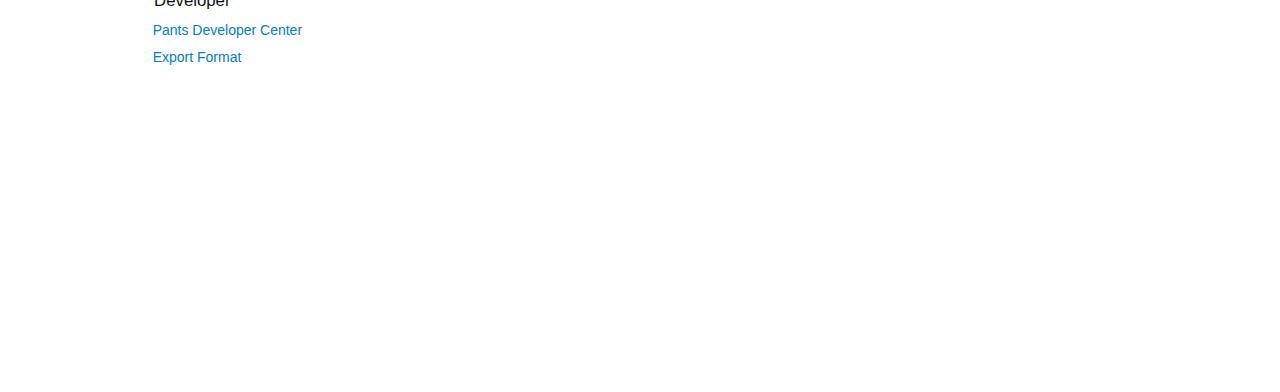
<file: docsite/announce_201409.html>
<!DOCTYPE html>
<html lang="en">

<!--
  Copyright 2014 Pants project contributors (see CONTRIBUTORS.md).
  Licensed under the Apache License, Version 2.0 (see LICENSE).
-->

<head>
  <meta charset="utf-8"/>
  <title>Hello Pants Build</title>
  <meta name="viewport" content="width=device-width, initial-scale=1.0">
  <link rel="shortcut icon" href="pants-logo.ico">
  <!-- In case this is a "test publish", tell search engines where real version lives: -->
  <link rel="canonical" href="http://pantsbuild.org/announce_201409.html">

  <link rel="stylesheet" href="bootstrap-custom.min.css">
  <link rel="stylesheet" href="bootstrap-custom-theme.min.css">
  <link rel="stylesheet" href="docsite.css">
</head>

<body>

<div class="header">
  <nav class="navbar navbar-default navbar-static-top">
    <div class="container">
      <div class="navbar-header">
        <button type="button" class="navbar-toggle collapsed" data-toggle="collapse" data-target="#navbar" aria-expanded="false" aria-controls="navbar">
          <span class="sr-only">Toggle navigation</span>
          <span class="icon-bar"></span>
          <span class="icon-bar"></span>
          <span class="icon-bar"></span>
        </button>
        <a class="navbar-brand navbar-brand-img" href="index.html">
          <img src="pants-logo.ico" alt="[pantsbuild logo]">
        </a>
        <a class="navbar-brand" href="index.html">
          Pants
        </a>
      </div>
      <div id="navbar" class="navbar-collapse collapse">
        <ul class="nav navbar-nav navbar-right">
          <li><a href="/">Docs</a></li>
          <li><a href="community.html">Community</a></li>
          <li><a href="https://www.github.com/pantsbuild/pants">GitHub</a></li>
          <li>
            <form class="navbar-form navbar-left search" role="search" action="https://www.google.com/search">
              <div class="form-group">
                <input type="text" name="as_q" class="form-control query" placeholder="Search">
                <input name="as_sitesearch" value="pantsbuild.org" type="hidden">
              </div>
            </form>
          </li>
        </ul>
      </div><!--/.nav-collapse -->
    </div>
  </nav>
</div>

<div class="page">

  <div class="container-fluid">
    <div class="row">

      <div class="col-md-1">
      </div>

      <div class="col-md-2">
        <div class="site-toc">
          <ul>
                <li class="toc-h1 toc-heading">
                  Getting Started
                </li>
                <li class="toc-h1 toc-link ">
                  <a href="install.html">Installing Pants</a>
                </li>
                <li class="toc-h1 toc-link ">
                  <a href="setup_repo.html">Setting Up Pants</a>
                </li>
                <li class="toc-h1 toc-link ">
                  <a href="first_tutorial.html">Tutorial</a>
                </li>
                <li class="toc-h1 toc-link ">
                  <a href="common_tasks.html">Common Tasks</a>
                </li>
                <li class="toc-h1 toc-heading">
                  Pants Basics
                </li>
                <li class="toc-h1 toc-link ">
                  <a href="why_use_pants.html">Why Use Pants?</a>
                </li>
                <li class="toc-h1 toc-link ">
                  <a href="first_concepts.html">Pants Concepts</a>
                </li>
                <li class="toc-h1 toc-link ">
                  <a href="build_files.html">BUILD files</a>
                </li>
                <li class="toc-h1 toc-link ">
                  <a href="target_addresses.html">Target Addresses</a>
                </li>
                <li class="toc-h1 toc-link ">
                  <a href="3rdparty.html">Third-Party Dependencies</a>
                </li>
                <li class="toc-h1 toc-link ">
                  <a href="options.html">Pants Options</a>
                </li>
                <li class="toc-h1 toc-link ">
                  <a href="invoking.html">Invoking Pants</a>
                </li>
                <li class="toc-h1 toc-link ">
                  <a href="reporting_server.html">Reporting Server</a>
                </li>
                <li class="toc-h1 toc-link ">
                  <a href="ide_support.html">IDE Support</a>
                </li>
                <li class="toc-h1 toc-heading">
                  JVM
                </li>
                <li class="toc-h1 toc-link ">
                  <a href="jvm_projects.html">JVM Projects with Pants</a>
                </li>
                <li class="toc-h1 toc-link ">
                  <a href="3rdparty_jvm.html">JVM Dependency Management</a>
                </li>
                <li class="toc-h1 toc-link ">
                  <a href="scala.html">Scala Support</a>
                </li>
                <li class="toc-h1 toc-link ">
                  <a href="publish.html">Publishing Artifacts</a>
                </li>
                <li class="toc-h1 toc-link ">
                  <a href="from_maven.html">Pants for Maven Experts</a>
                </li>
                <li class="toc-h1 toc-heading">
                  Python
                </li>
                <li class="toc-h1 toc-link ">
                  <a href="python_readme.html">Python Projects with Pants</a>
                </li>
                <li class="toc-h1 toc-link ">
                  <a href="3rdparty_py.html">Python 3rdparty Pattern</a>
                </li>
                <li class="toc-h1 toc-heading">
                  Go
                </li>
                <li class="toc-h1 toc-link ">
                  <a href="go_readme.html">Go support for Pants</a>
                </li>
                <li class="toc-h1 toc-heading">
                  Codegen
                </li>
                <li class="toc-h1 toc-link ">
                  <a href="thrift_deps.html">Thrift</a>
                </li>
                <li class="toc-h1 toc-heading">
                  Docgen
                </li>
                <li class="toc-h1 toc-link ">
                  <a href="page.html">Markdown</a>
                </li>
                <li class="toc-h1 toc-heading">
                  Getting Help
                </li>
                <li class="toc-h1 toc-link ">
                  <a href="tshoot.html">Troubleshooting</a>
                </li>
                <li class="toc-h1 toc-link ">
                  <a href="community.html">Community</a>
                </li>
                <li class="toc-h1 toc-heading">
                  Reference
                </li>
                <li class="toc-h1 toc-link ">
                  <a href="build_dictionary.html">Pants BUILD Dictionary</a>
                </li>
                <li class="toc-h1 toc-link ">
                  <a href="options_reference.html">Pants Reference</a>
                </li>
                <li class="toc-h1 toc-heading">
                  Release Notes
                </li>
                <li class="toc-h1 toc-link ">
                  <a href="notes-1.5.x.html">1.5.x Stable Releases</a>
                </li>
                <li class="toc-h1 toc-link ">
                  <a href="notes-1.4.x.html">1.4.x Stable Releases</a>
                </li>
                <li class="toc-h1 toc-link ">
                  <a href="notes-1.3.x.html">1.3.x Stable Releases</a>
                </li>
                <li class="toc-h1 toc-link ">
                  <a href="notes-1.2.x.html">1.2.x Stable Releases</a>
                </li>
                <li class="toc-h1 toc-link ">
                  <a href="notes-1.1.x.html">1.1.x Stable Releases</a>
                </li>
                <li class="toc-h1 toc-link ">
                  <a href="notes-1.0.x.html">1.0.x Stable Releases</a>
                </li>
                <li class="toc-h1 toc-link ">
                  <a href="notes-master.html">Master Pre-Releases</a>
                </li>
                <li class="toc-h1 toc-heading">
                  Developer
                </li>
                <li class="toc-h1 toc-link ">
                  <a href="dev.html">Pants Developer Center</a>
                </li>
                <li class="toc-h1 toc-link ">
                  <a href="export.html">Export Format</a>
                </li>
          </ul>
        </div> <!-- site-toc -->
      </div>

      <div class="col-md-8">
        <div class="content">

          <div class="mainflow">

            <!-- main content start -->
            <!-- generated by pants! -->
<style>
.codehilite .hll { background-color: #ffffcc }
.codehilite  { background: #f0f0f0; }
.codehilite .c { color: #60a0b0; font-style: italic } /* Comment */
.codehilite .err { border: 1px solid #FF0000 } /* Error */
.codehilite .k { color: #007020; font-weight: bold } /* Keyword */
.codehilite .o { color: #666666 } /* Operator */
.codehilite .cm { color: #60a0b0; font-style: italic } /* Comment.Multiline */
.codehilite .cp { color: #007020 } /* Comment.Preproc */
.codehilite .c1 { color: #60a0b0; font-style: italic } /* Comment.Single */
.codehilite .cs { color: #60a0b0; background-color: #fff0f0 } /* Comment.Special */
.codehilite .gd { color: #A00000 } /* Generic.Deleted */
.codehilite .ge { font-style: italic } /* Generic.Emph */
.codehilite .gr { color: #FF0000 } /* Generic.Error */
.codehilite .gh { color: #000080; font-weight: bold } /* Generic.Heading */
.codehilite .gi { color: #00A000 } /* Generic.Inserted */
.codehilite .go { color: #808080 } /* Generic.Output */
.codehilite .gp { color: #c65d09; font-weight: bold } /* Generic.Prompt */
.codehilite .gs { font-weight: bold } /* Generic.Strong */
.codehilite .gu { color: #800080; font-weight: bold } /* Generic.Subheading */
.codehilite .gt { color: #0040D0 } /* Generic.Traceback */
.codehilite .kc { color: #007020; font-weight: bold } /* Keyword.Constant */
.codehilite .kd { color: #007020; font-weight: bold } /* Keyword.Declaration */
.codehilite .kn { color: #007020; font-weight: bold } /* Keyword.Namespace */
.codehilite .kp { color: #007020 } /* Keyword.Pseudo */
.codehilite .kr { color: #007020; font-weight: bold } /* Keyword.Reserved */
.codehilite .kt { color: #902000 } /* Keyword.Type */
.codehilite .m { color: #40a070 } /* Literal.Number */
.codehilite .s { color: #4070a0 } /* Literal.String */
.codehilite .na { color: #4070a0 } /* Name.Attribute */
.codehilite .nb { color: #007020 } /* Name.Builtin */
.codehilite .nc { color: #0e84b5; font-weight: bold } /* Name.Class */
.codehilite .no { color: #60add5 } /* Name.Constant */
.codehilite .nd { color: #555555; font-weight: bold } /* Name.Decorator */
.codehilite .ni { color: #d55537; font-weight: bold } /* Name.Entity */
.codehilite .ne { color: #007020 } /* Name.Exception */
.codehilite .nf { color: #06287e } /* Name.Function */
.codehilite .nl { color: #002070; font-weight: bold } /* Name.Label */
.codehilite .nn { color: #0e84b5; font-weight: bold } /* Name.Namespace */
.codehilite .nt { color: #062873; font-weight: bold } /* Name.Tag */
.codehilite .nv { color: #bb60d5 } /* Name.Variable */
.codehilite .ow { color: #007020; font-weight: bold } /* Operator.Word */
.codehilite .w { color: #bbbbbb } /* Text.Whitespace */
.codehilite .mf { color: #40a070 } /* Literal.Number.Float */
.codehilite .mh { color: #40a070 } /* Literal.Number.Hex */
.codehilite .mi { color: #40a070 } /* Literal.Number.Integer */
.codehilite .mo { color: #40a070 } /* Literal.Number.Oct */
.codehilite .sb { color: #4070a0 } /* Literal.String.Backtick */
.codehilite .sc { color: #4070a0 } /* Literal.String.Char */
.codehilite .sd { color: #4070a0; font-style: italic } /* Literal.String.Doc */
.codehilite .s2 { color: #4070a0 } /* Literal.String.Double */
.codehilite .se { color: #4070a0; font-weight: bold } /* Literal.String.Escape */
.codehilite .sh { color: #4070a0 } /* Literal.String.Heredoc */
.codehilite .si { color: #70a0d0; font-style: italic } /* Literal.String.Interpol */
.codehilite .sx { color: #c65d09 } /* Literal.String.Other */
.codehilite .sr { color: #235388 } /* Literal.String.Regex */
.codehilite .s1 { color: #4070a0 } /* Literal.String.Single */
.codehilite .ss { color: #517918 } /* Literal.String.Symbol */
.codehilite .bp { color: #007020 } /* Name.Builtin.Pseudo */
.codehilite .vc { color: #bb60d5 } /* Name.Variable.Class */
.codehilite .vg { color: #bb60d5 } /* Name.Variable.Global */
.codehilite .vi { color: #bb60d5 } /* Name.Variable.Instance */
.codehilite .il { color: #40a070 } /* Literal.Number.Integer.Long */
</style>
<h1 id="hello-pants-build">Hello Pants Build</h1>
<p><em>Posted September 2014</em></p>
<p>As code bases grow, they become increasingly difficult to work with.
Builds get ever slower and existing tooling doesn’t scale. One solution
is to keep splitting the code into more and more independent
repositories. However, as growth continues you end up with hundreds of
free-floating codebases with hard-to-manage dependencies. This makes it
hard to discover, navigate and share code which can impact developer
productivity.</p>
<p>Another solution is to have a single large, unified code base. We’ve
found that this promotes better engineering team cohesion and
collaboration which results in greater productivity and happiness.
However, tooling for such structured code bases has been lacking which
is why we developed <a href="http://pantsbuild.org/">Pants</a>, an open
source build system written in Python.</p>
<p>Pants models code modules (known as “targets”) and their dependencies in
<code>BUILD</code> files—in a manner similar to Google's <a href="http://google-engtools.blogspot.com/2011/08/build-in-cloud-how-build-system-works.html">internal build
system</a>.
This allows it to only build the parts of the codebase you actually
need, ignoring the rest of the code. This is a key requirement for
scaling large, unified code bases.</p>
<p>Pants started out in 2010 as an internal tool at
<a href="https://twitter.com/">Twitter</a> and was originally just a frontend to
generate <code>build.xml</code> files for the Ant build tool, hence the name (a
contraction of “Python Ant”). Pants grew in capability and complexity,
and became the build tool for the
<a href="https://github.com/twitter/commons/">twitter/commons</a> open source
libraries, and hence became open source itself.</p>
<p>In 2012, <a href="https://foursquare.com/">Foursquare</a> began using Pants
internally, and Foursquare engineers picked up the Pants development
mantle, adding Scala support, build artifact caching and many other
features.</p>
<p>Since then several other engineering teams, including those at <a href="https://www.urbancompass.com/">Urban
Compass</a> and
<a href="https://www.hioscar.com/?locale=en">Oscar</a>, have integrated Pants into
their codebases. Most recently, <a href="https://squareup.com/">Square</a> began to
use Pants and has also contributed significantly to its development.</p>
<p>As a result, Pants is a true independent open source project with
collaborators across companies and a growing development community. It
now lives in a standalone repo at <a href="https://github.com/pantsbuild/pants">https://github.com/pantsbuild/pants</a>.</p>
<p>Among Pants’s current strengths are:</p>
<ul>
<li>Builds <a href="http://pantsbuild.org/JVMProjects.html">Java</a>, Scala,
    and <a href="http://pantsbuild.org/python-readme.html">Python</a>.</li>
<li>Adding support for new languages is straightforward.</li>
<li>Supports code generation:
    <a href="http://pantsbuild.org/ThriftDeps.html">thrift</a>, protocol
    buffers, custom code generators.</li>
<li>Resolves external JVM and Python dependencies.</li>
<li>Runs tests.</li>
<li>Spawns Python and Scala REPLs with appropriate load paths.</li>
<li>Creates deployable packages.</li>
<li>Scales to large repos with many interdependent modules.</li>
<li>Designed for incremental builds.</li>
<li>Support for local and distributed caching.</li>
<li>Especially fast for Scala builds, compared to alternatives.</li>
<li>Builds standalone python executables (<a href="https://pex.readthedocs.io/">PEX
    files</a>)</li>
<li>Has a plugin system to add custom features and override stock
    behavior.</li>
<li>Runs on Linux and Mac OS X.</li>
</ul>
<p>Since moving Pants to its own GitHub organization, our <a href="https://github.com/pantsbuild/pants/graphs/contributors">commit
rate</a> has grown
and we’ve welcomed more committers to the project.</p>
<p>If your codebase is growing beyond your toolchain’s ability to scale,
but you’re reluctant to split it up, you might want to give Pants a try.
It may be of particular interest if you have complex dependencies,
generated code and custom build steps.</p>
<p>Pants is still a young and evolving open source project. We constantly
strive to make it easier to use. If you’re interested in using or
learning from Pants, our advice is to reach out to the community on the
<a href="http://pantsbuild.org/howto_contribute.html">developer mailing
list</a> and follow
<a href="https://twitter.com/pantsbuild">@pantsbuild</a> on Twitter for updates.</p>
<p><strong>Organization Perspectives:</strong></p>
<ul>
<li><a href="http://engineering.foursquare.com/2014/09/16/introducing-pants-a-build-system-for-large-scale-codebases-like-foursquares/">Introducing Pants: a build system for large-scale codebases like
    Foursquare’s</a>,
    Foursquare Engineering Blog</li>
<li><a href="http://corner.squareup.com/2014/09/trying-on-pants.html">Trying on
    Pants</a>,
    Eric Ayers, Infrastructure/Shared Systems team engineer / Square
    Engineering Blog</li>
</ul>

            <!-- main content end -->

            <div class="generated">
              Generated by <a href="docs.html">publish_docs</a>
              from dist/markdown/html/src/docs/announce_201409.html 2018-03-20T16:07:26.585074
            </div>

          </div> <!-- mainflow -->

        </div> <!-- content -->

      </div>

      <div class="col-md-1">
      </div>

    </div> <!-- row -->
  </div> <!-- container-fluid -->

</div> <!-- page -->

<script src="https://code.jquery.com/jquery-2.2.3.min.js" integrity="sha384-I6F5OKECLVtK/BL+8iSLDEHowSAfUo76ZL9+kGAgTRdiByINKJaqTPH/QVNS1VDb" crossorigin="anonymous"></script>
<script src="bootstrap-custom.min.js"></script>
<script>
  (function(i,s,o,g,r,a,m){i['GoogleAnalyticsObject']=r;i[r]=i[r]||function(){
        (i[r].q=i[r].q||[]).push(arguments)},i[r].l=1*new Date();a=s.createElement(o),
      m=s.getElementsByTagName(o)[0];a.async=1;a.src=g;m.parentNode.insertBefore(a,m)
  })(window,document,'script','https://www.google-analytics.com/analytics.js','ga');

  ga('create', 'UA-78111411-1', 'auto');
  ga('send', 'pageview');
</script>
</body>
</html>
</file>
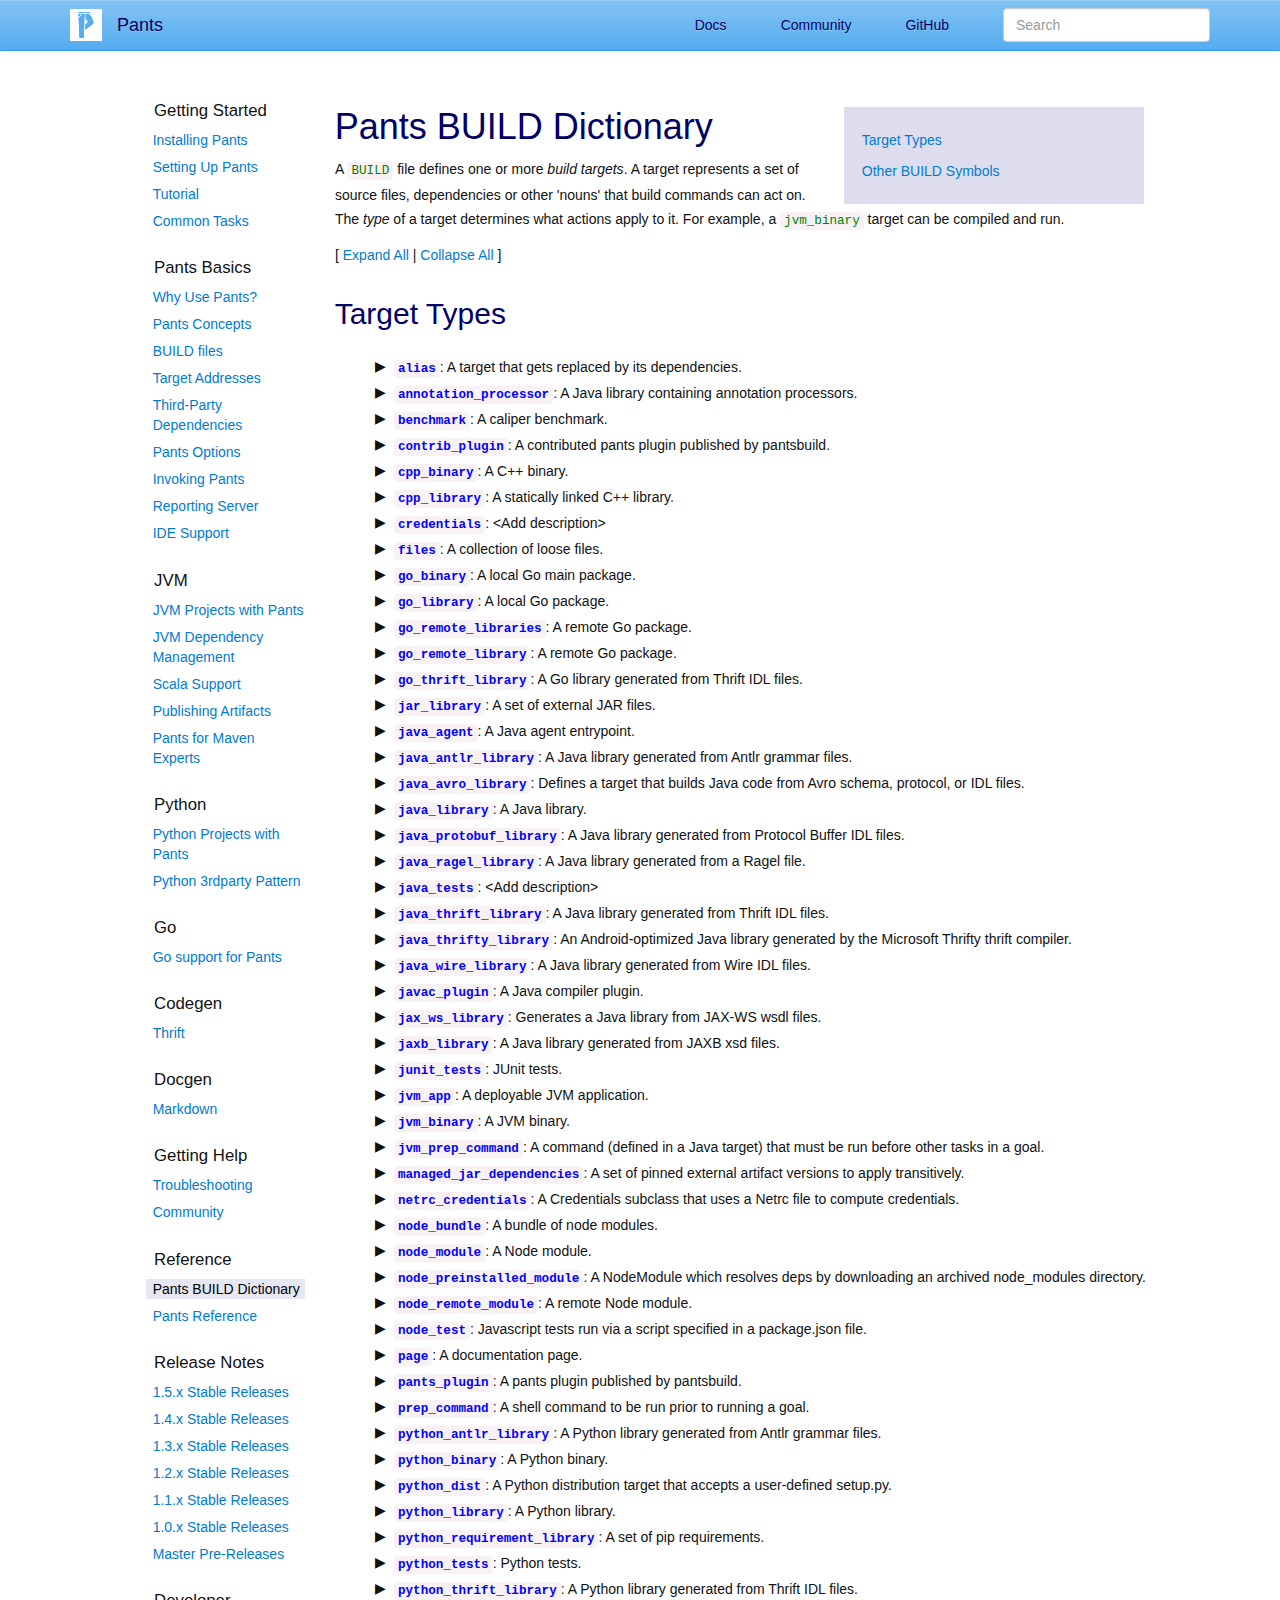
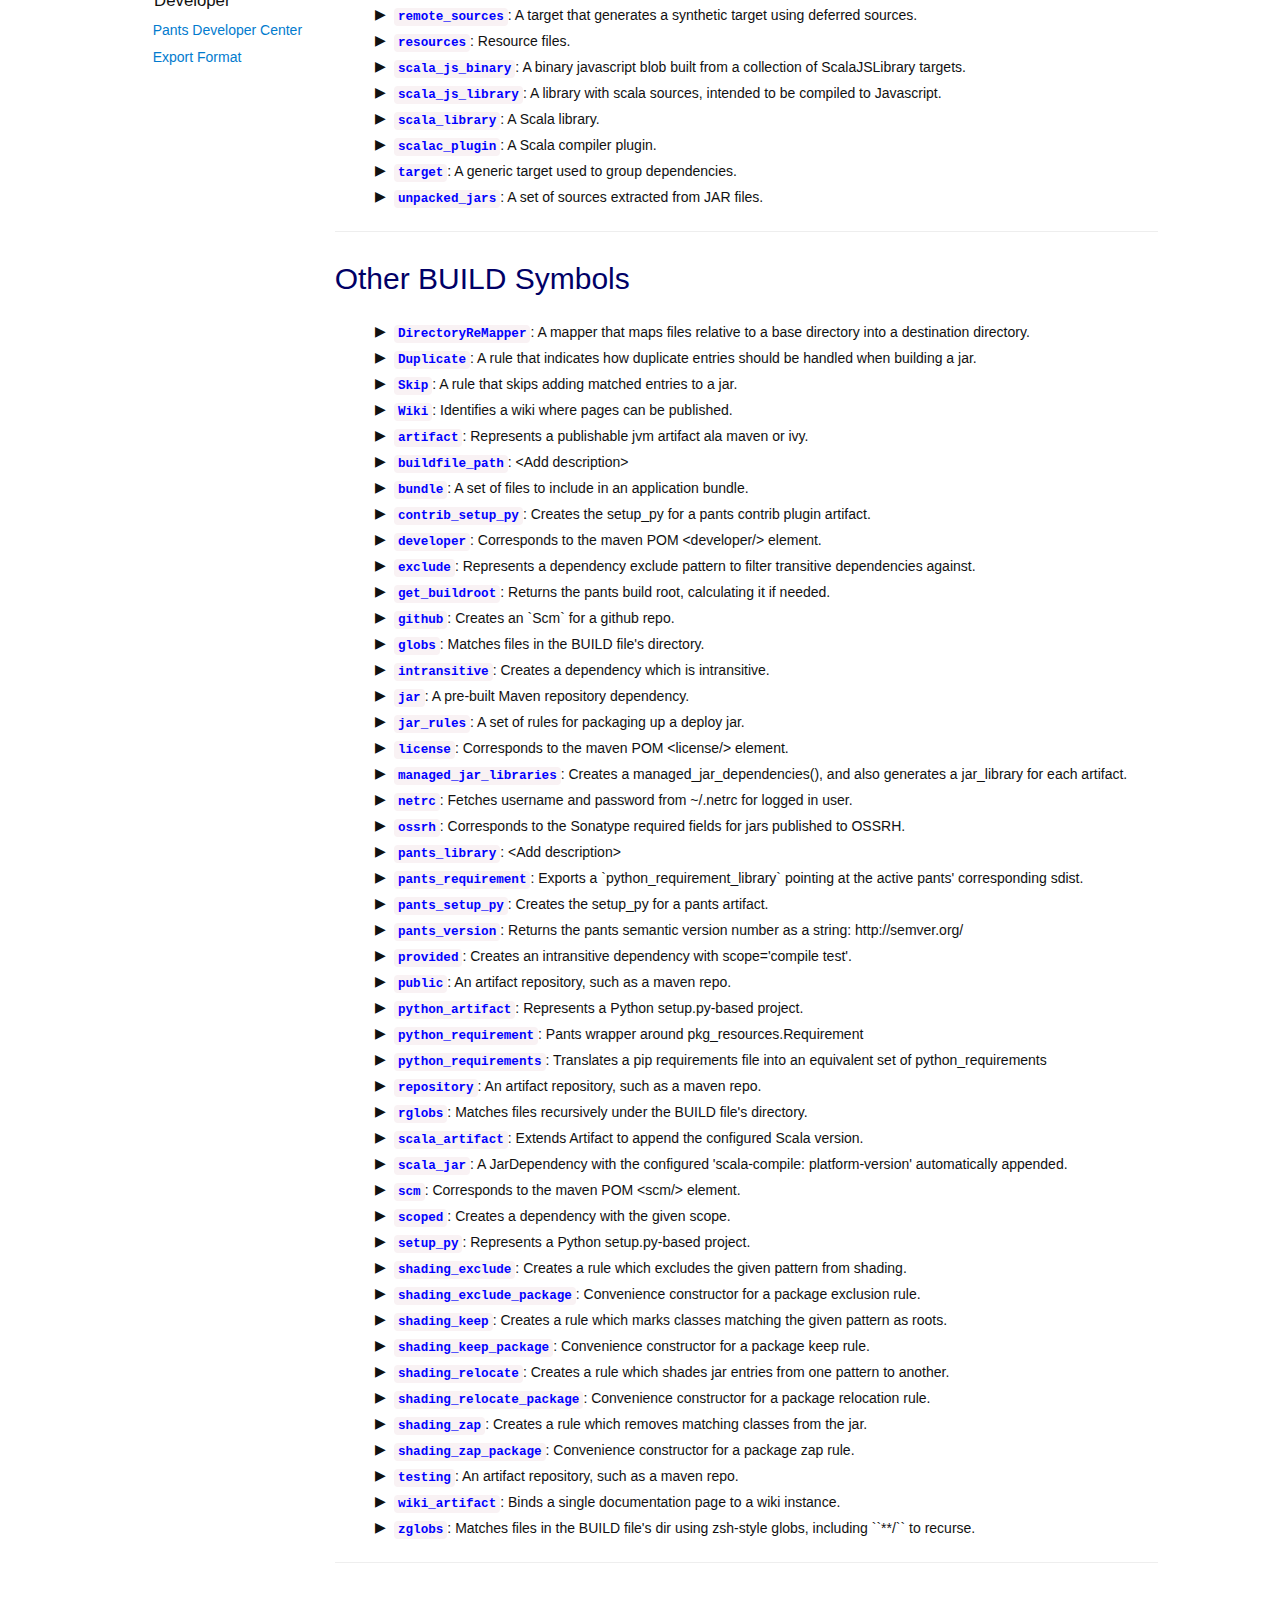
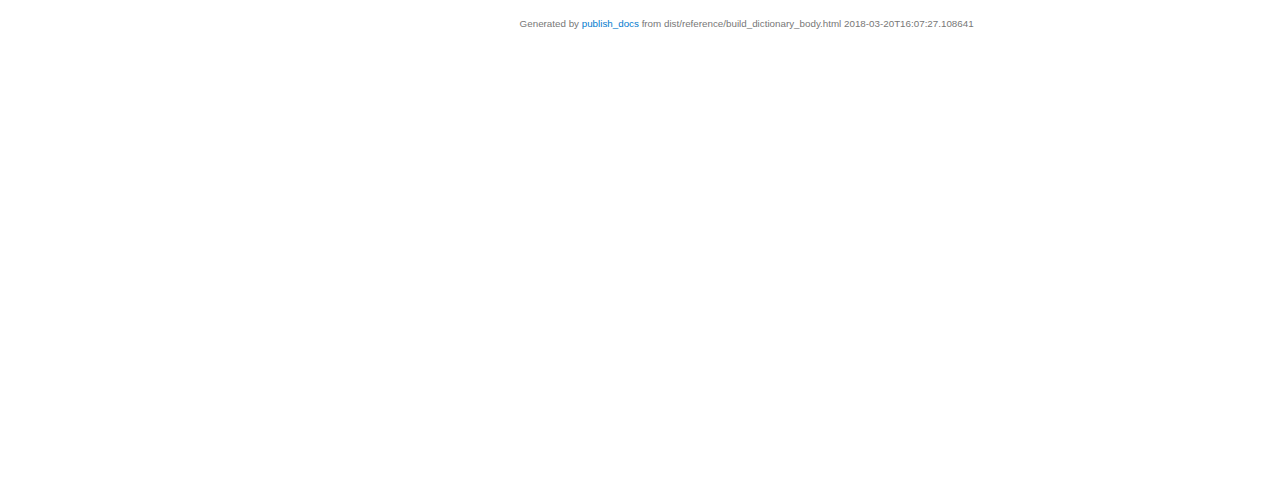
<file: docsite/build_dictionary.html>
<!DOCTYPE html>
<html lang="en">

<!--
  Copyright 2014 Pants project contributors (see CONTRIBUTORS.md).
  Licensed under the Apache License, Version 2.0 (see LICENSE).
-->

<head>
  <meta charset="utf-8"/>
  <title>Pants BUILD Dictionary</title>
  <meta name="viewport" content="width=device-width, initial-scale=1.0">
  <link rel="shortcut icon" href="pants-logo.ico">
  <!-- In case this is a "test publish", tell search engines where real version lives: -->
  <link rel="canonical" href="http://pantsbuild.org/build_dictionary.html">

  <link rel="stylesheet" href="bootstrap-custom.min.css">
  <link rel="stylesheet" href="bootstrap-custom-theme.min.css">
  <link rel="stylesheet" href="docsite.css">
</head>

<body>

<div class="header">
  <nav class="navbar navbar-default navbar-static-top">
    <div class="container">
      <div class="navbar-header">
        <button type="button" class="navbar-toggle collapsed" data-toggle="collapse" data-target="#navbar" aria-expanded="false" aria-controls="navbar">
          <span class="sr-only">Toggle navigation</span>
          <span class="icon-bar"></span>
          <span class="icon-bar"></span>
          <span class="icon-bar"></span>
        </button>
        <a class="navbar-brand navbar-brand-img" href="index.html">
          <img src="pants-logo.ico" alt="[pantsbuild logo]">
        </a>
        <a class="navbar-brand" href="index.html">
          Pants
        </a>
      </div>
      <div id="navbar" class="navbar-collapse collapse">
        <ul class="nav navbar-nav navbar-right">
          <li><a href="/">Docs</a></li>
          <li><a href="community.html">Community</a></li>
          <li><a href="https://www.github.com/pantsbuild/pants">GitHub</a></li>
          <li>
            <form class="navbar-form navbar-left search" role="search" action="https://www.google.com/search">
              <div class="form-group">
                <input type="text" name="as_q" class="form-control query" placeholder="Search">
                <input name="as_sitesearch" value="pantsbuild.org" type="hidden">
              </div>
            </form>
          </li>
        </ul>
      </div><!--/.nav-collapse -->
    </div>
  </nav>
</div>

<div class="page">

  <div class="container-fluid">
    <div class="row">

      <div class="col-md-1">
      </div>

      <div class="col-md-2">
        <div class="site-toc">
          <ul>
                <li class="toc-h1 toc-heading">
                  Getting Started
                </li>
                <li class="toc-h1 toc-link ">
                  <a href="install.html">Installing Pants</a>
                </li>
                <li class="toc-h1 toc-link ">
                  <a href="setup_repo.html">Setting Up Pants</a>
                </li>
                <li class="toc-h1 toc-link ">
                  <a href="first_tutorial.html">Tutorial</a>
                </li>
                <li class="toc-h1 toc-link ">
                  <a href="common_tasks.html">Common Tasks</a>
                </li>
                <li class="toc-h1 toc-heading">
                  Pants Basics
                </li>
                <li class="toc-h1 toc-link ">
                  <a href="why_use_pants.html">Why Use Pants?</a>
                </li>
                <li class="toc-h1 toc-link ">
                  <a href="first_concepts.html">Pants Concepts</a>
                </li>
                <li class="toc-h1 toc-link ">
                  <a href="build_files.html">BUILD files</a>
                </li>
                <li class="toc-h1 toc-link ">
                  <a href="target_addresses.html">Target Addresses</a>
                </li>
                <li class="toc-h1 toc-link ">
                  <a href="3rdparty.html">Third-Party Dependencies</a>
                </li>
                <li class="toc-h1 toc-link ">
                  <a href="options.html">Pants Options</a>
                </li>
                <li class="toc-h1 toc-link ">
                  <a href="invoking.html">Invoking Pants</a>
                </li>
                <li class="toc-h1 toc-link ">
                  <a href="reporting_server.html">Reporting Server</a>
                </li>
                <li class="toc-h1 toc-link ">
                  <a href="ide_support.html">IDE Support</a>
                </li>
                <li class="toc-h1 toc-heading">
                  JVM
                </li>
                <li class="toc-h1 toc-link ">
                  <a href="jvm_projects.html">JVM Projects with Pants</a>
                </li>
                <li class="toc-h1 toc-link ">
                  <a href="3rdparty_jvm.html">JVM Dependency Management</a>
                </li>
                <li class="toc-h1 toc-link ">
                  <a href="scala.html">Scala Support</a>
                </li>
                <li class="toc-h1 toc-link ">
                  <a href="publish.html">Publishing Artifacts</a>
                </li>
                <li class="toc-h1 toc-link ">
                  <a href="from_maven.html">Pants for Maven Experts</a>
                </li>
                <li class="toc-h1 toc-heading">
                  Python
                </li>
                <li class="toc-h1 toc-link ">
                  <a href="python_readme.html">Python Projects with Pants</a>
                </li>
                <li class="toc-h1 toc-link ">
                  <a href="3rdparty_py.html">Python 3rdparty Pattern</a>
                </li>
                <li class="toc-h1 toc-heading">
                  Go
                </li>
                <li class="toc-h1 toc-link ">
                  <a href="go_readme.html">Go support for Pants</a>
                </li>
                <li class="toc-h1 toc-heading">
                  Codegen
                </li>
                <li class="toc-h1 toc-link ">
                  <a href="thrift_deps.html">Thrift</a>
                </li>
                <li class="toc-h1 toc-heading">
                  Docgen
                </li>
                <li class="toc-h1 toc-link ">
                  <a href="page.html">Markdown</a>
                </li>
                <li class="toc-h1 toc-heading">
                  Getting Help
                </li>
                <li class="toc-h1 toc-link ">
                  <a href="tshoot.html">Troubleshooting</a>
                </li>
                <li class="toc-h1 toc-link ">
                  <a href="community.html">Community</a>
                </li>
                <li class="toc-h1 toc-heading">
                  Reference
                </li>
                <li class="toc-h1 toc-link toc-here">
                  Pants BUILD Dictionary
                </li>
                <li class="toc-h1 toc-link ">
                  <a href="options_reference.html">Pants Reference</a>
                </li>
                <li class="toc-h1 toc-heading">
                  Release Notes
                </li>
                <li class="toc-h1 toc-link ">
                  <a href="notes-1.5.x.html">1.5.x Stable Releases</a>
                </li>
                <li class="toc-h1 toc-link ">
                  <a href="notes-1.4.x.html">1.4.x Stable Releases</a>
                </li>
                <li class="toc-h1 toc-link ">
                  <a href="notes-1.3.x.html">1.3.x Stable Releases</a>
                </li>
                <li class="toc-h1 toc-link ">
                  <a href="notes-1.2.x.html">1.2.x Stable Releases</a>
                </li>
                <li class="toc-h1 toc-link ">
                  <a href="notes-1.1.x.html">1.1.x Stable Releases</a>
                </li>
                <li class="toc-h1 toc-link ">
                  <a href="notes-1.0.x.html">1.0.x Stable Releases</a>
                </li>
                <li class="toc-h1 toc-link ">
                  <a href="notes-master.html">Master Pre-Releases</a>
                </li>
                <li class="toc-h1 toc-heading">
                  Developer
                </li>
                <li class="toc-h1 toc-link ">
                  <a href="dev.html">Pants Developer Center</a>
                </li>
                <li class="toc-h1 toc-link ">
                  <a href="export.html">Export Format</a>
                </li>
          </ul>
        </div> <!-- site-toc -->
      </div>

      <div class="col-md-8">
        <div class="content">

          <div class="mainflow">
              <nav class="pagetoc">
                <ul>
                    <li class="toc-h1"><a href="#heading_targettypes_102">Target Types</a></li>
                    <li class="toc-h1"><a href="#heading_otherbuildsymbols_103">Other BUILD Symbols</a></li>
                </ul>
              </nav>

            <!-- main content start -->
            <style>
    code {
        color: green;
        white-space: nowrap;
    }
    pre {
        color: green;
        background-color: lightgray;
        border: 1px solid black;
        padding: 4px;
    }
    .top-link-bar a {
        padding-right: 8px;
    }
    .option-category-header {
        font-size: 16px;
        font-weight: bold;
    }
    .goal-name {
        font-size: 14px;
        font-weight: bold;
    }
    .goal-header {
        padding-bottom: 8px;
    }
    .global-subsystem-header {
        padding-bottom: 8px;
    }
    .scope {
        color: blue;
        font-size: 14px;
        font-family: monospace;
    }
    .options-group {
        padding-top: 4px;
    }
    .option-args {
        color: blue;
        font-family: monospace;
        font-weight: bold;
    }
    .option-default {
        color: green;
        font-family: monospace;
        font-weight: bold;
    }
    .build-symbols {
        padding-top: 16px;
    }
    .build-symbol {
        color: blue;
        font-family: monospace;
        font-weight: bold;
    }
    .build-symbol-arg-name {
        color: darkcyan;
        font-family: monospace;
        font-weight: bold;
    }
    .build-symbol-arg-default {
        color: green;
        font-family: monospace;
        font-weight: bold;
    }
    .build-symbol-args {
        margin-left: 48px;
    }
    .build-symbol-details {
      white-space: pre;
    }
    /* Remove list bullets and substitute our own. */
    ul.nobullets {
        list-style: none;
        padding: 0;
        margin: 0;
    }
    ul.collapsible > li {
        padding-left: 16px;
        clear: both;
    }
    ul.collapsible > li.collapsed:before {
        content: "▶";
        padding-right: 8px;
        font-family: monospace;
        display: block;
        float: left;
        cursor: pointer;
    }
    ul.collapsible > li.expanded:before {
        content: "▼";
        padding-right: 8px;
        font-family: monospace;
        display: block;
        float: left;
        cursor: pointer;
    }
    ul.collapsible > li.collapsed > ul {
        display: none;
    }
    ul.collapsible > li.expanded > ul {
        display: block;
    }
</style>
<script type="text/javascript">
    function toggleTreeView(evt, elem) {
      if (evt.target == elem) {
        elem.classList.toggle('expanded');
        elem.classList.toggle('collapsed');
      }
    }

    function expandAll(evt) {
      if (evt !== undefined) {
        evt.preventDefault();
      }
      // We copy the returned htmlCollection, because our action changes it, which will
      // invalidate indexes.
      var liElems = [].slice.call(document.getElementsByClassName('collapsed'));
      for (var i = 0; i < liElems.length; i++) {
        expandLiElem(liElems[i]);
      }
    }

    function collapseAll(evt) {
      if (evt !== undefined) {
        evt.preventDefault();
      }
      // We copy the returned htmlCollection, because our action changes it, which will
      // invalidate indexes.
      var liElems = [].slice.call(document.getElementsByClassName('expanded'));
      for (var i = 0; i < liElems.length; i++) {
        collapseLiElem(liElems[i]);
      }
    }

    function expandLiElem(elem) {
      if (elem !== undefined) {
        elem.classList.add('expanded');
        elem.classList.remove('collapsed');
      }
    }

    function collapseLiElem(elem) {
      if (elem !== undefined) {
        elem.classList.add('collapsed');
        elem.classList.remove('expanded');
      }
    }

    function expandGoal(goal) {
      expandLiElem(document.getElementById(goal));
      expandLiElem(document.getElementById('task-options'));
    }

    window.onload = function() {
      var liElems = document.getElementsByTagName('li');
      for (var i = 0; i < liElems.length; i++) {
        var elem = liElems[i];
        if (elem.classList.contains('expanded') || elem.classList.contains('collapsed')) {
          elem.addEventListener('click', function(evt) { toggleTreeView(evt, this); });
        }
      }

      // Expand all if the user hits ctrl-f (cmd-f on OSX) to search on the page, so that their
      // search sees all content. Note that we can't capture Edit->Find via the menus,
      // but this should be useful in practice.
      var isMac = navigator.platform.toUpperCase().indexOf('MAC') >= 0;
      var ctrlKey = isMac ? 'metaKey' : 'ctrlKey';
      document.addEventListener('keydown', function(e) {
        if (e.which == '70' && e[ctrlKey]) {
          expandAll();
        }
      });
    };
</script>
<h1 id="heading_pantsbuilddictionary_101">Pants BUILD Dictionary</h1>
<p>
  A <code>BUILD</code> file defines one or more <em>build targets</em>.
  A target represents a set of source files, dependencies or other 'nouns' that
  build commands can act on.  The <em>type</em> of a target determines what actions
  apply to it. For example, a <code>jvm_binary</code> target can be compiled and run.
</p>
<div class="expand-bar">
  [ <a href="#" onclick="expandAll(event)">Expand All</a> | <a href="#" onclick="collapseAll(event)">Collapse All</a> ]
</div>
<h2 id="heading_targettypes_102">Target Types</h2>
<div class="build-symbols">
<ul class="nobullets collapsible">
<a id="bdict_alias" pantsmark="bdict_alias"></a>
<li class="collapsed">
<code class="build-symbol">alias</code>: <span class="build-symbol-description">A target that gets replaced by its dependencies.</span>
<ul class="nobullets">
<span class="build-symbol-details"></span>
<li>
<table class="build-symbol-args">
<tr>
<td><span class="build-symbol-arg-name">dependencies = ...,</span></td>
<td><span class="build-symbol-arg-default"> (default: [])</span></td>
</tr>
<tr>
<td><span class="build-symbol-arg-name">description = ...,</span></td>
<td><span class="build-symbol-arg-default"> (default: None)</span></td>
</tr>
<tr>
<td><span class="build-symbol-arg-name">name = ...,</span></td>
<td></td>
</tr>
<tr>
<td><span class="build-symbol-arg-name">no_cache = ...,</span></td>
<td><span class="build-symbol-arg-default"> (default: False)</span></td>
</tr>
<tr>
<td><span class="build-symbol-arg-name">tags = ...,</span></td>
<td><span class="build-symbol-arg-default"> (default: None)</span></td>
</tr>
</table>
</li>
</ul>
</li>
<a id="bdict_annotation_processor" pantsmark="bdict_annotation_processor"></a>
<li class="collapsed">
<code class="build-symbol">annotation_processor</code>: <span class="build-symbol-description">A Java library containing annotation processors.</span>
<ul class="nobullets">
<span class="build-symbol-details">:API: public</span>
<li>
<table class="build-symbol-args">
<tr>
<td><span class="build-symbol-arg-name"> = ...,</span></td>
<td>class:`pants.backend.jvm.artifact.Artifact` provides:<span class="build-symbol-arg-default"> (default: None)</span></td>
</tr>
<tr>
<td><span class="build-symbol-arg-name">*args = ...,</span></td>
<td>None</td>
</tr>
<tr>
<td><span class="build-symbol-arg-name">dependencies = ...,</span></td>
<td><span class="build-symbol-arg-default"> (default: [])</span></td>
</tr>
<tr>
<td><span class="build-symbol-arg-name">description = ...,</span></td>
<td><span class="build-symbol-arg-default"> (default: None)</span></td>
</tr>
<tr>
<td><span class="build-symbol-arg-name">excludes = ...,</span></td>
<td>List of `exclude &lt;#exclude&gt;`_\s to filter this target's transitive dependencies against.<span class="build-symbol-arg-default"> (default: None)</span></td>
</tr>
<tr>
<td><span class="build-symbol-arg-name">exports = ...,</span></td>
<td>A list of exported targets, which will be accessible to dependents even with strict_deps turned on. A common use case is for library targets to to export dependencies that it knows its dependents will need. Then any dependents of that library target will have access to those dependencies even when strict_deps is True. Note: exports is transitive, which means dependents have access to the closure of exports. An example will be that if A exports B, and B exports C, then any targets that depends on A will have access to both B and C.<span class="build-symbol-arg-default"> (default: None)</span></td>
</tr>
<tr>
<td><span class="build-symbol-arg-name">fatal_warnings = ...,</span></td>
<td>Whether to turn warnings into errors for this target.  If present, takes priority over the language's fatal-warnings option.<span class="build-symbol-arg-default"> (default: None)</span></td>
</tr>
<tr>
<td><span class="build-symbol-arg-name">javac_plugin_args = ...,</span></td>
<td>Map from javac plugin name to list of arguments for that plugin.<span class="build-symbol-arg-default"> (default: None)</span></td>
</tr>
<tr>
<td><span class="build-symbol-arg-name">javac_plugins = ...,</span></td>
<td>names of compiler plugins to use when compiling this target with javac.<span class="build-symbol-arg-default"> (default: None)</span></td>
</tr>
<tr>
<td><span class="build-symbol-arg-name">name = ...,</span></td>
<td></td>
</tr>
<tr>
<td><span class="build-symbol-arg-name">no_cache = ...,</span></td>
<td><span class="build-symbol-arg-default"> (default: False)</span></td>
</tr>
<tr>
<td><span class="build-symbol-arg-name">platform = ...,</span></td>
<td>The name of the platform (defined under the jvm-platform subsystem) to use for compilation (that is, a key into the --jvm-platform-platforms dictionary). If unspecified, the platform will default to the first one of these that exist: (1) the default_platform specified for jvm-platform, (2) a platform constructed from whatever java version is returned by DistributionLocator.cached().version.<span class="build-symbol-arg-default"> (default: None)</span></td>
</tr>
<tr>
<td><span class="build-symbol-arg-name">processors = ...,</span></td>
<td>A list of the fully qualified class names of the annotation processors this library exports.<span class="build-symbol-arg-default"> (default: None)</span></td>
</tr>
<tr>
<td><span class="build-symbol-arg-name">provides = ...,</span></td>
<td><span class="build-symbol-arg-default"> (default: None)</span></td>
</tr>
<tr>
<td><span class="build-symbol-arg-name">resources = ...,</span></td>
<td>An optional list of file paths (DEPRECATED) or ``resources`` targets (which in turn point to file paths). The paths indicate text file resources to place in this module's jar.<span class="build-symbol-arg-default"> (default: None)</span></td>
</tr>
<tr>
<td><span class="build-symbol-arg-name">scalac_plugin_args = ...,</span></td>
<td>Map from scalac plugin name to list of arguments for that plugin.<span class="build-symbol-arg-default"> (default: None)</span></td>
</tr>
<tr>
<td><span class="build-symbol-arg-name">scalac_plugins = ...,</span></td>
<td>names of compiler plugins to use when compiling this target with scalac.<span class="build-symbol-arg-default"> (default: None)</span></td>
</tr>
<tr>
<td><span class="build-symbol-arg-name">services = ...,</span></td>
<td>A dict mapping service interface names to the classes owned by this target that implement them.  Keys are fully qualified service class names, values are lists of strings, each string the fully qualified class name of a class owned by this target that implements the service interface and should be discoverable by the jvm service provider discovery mechanism described here: https://docs.oracle.com/javase/6/docs/api/java/util/ServiceLoader.html<span class="build-symbol-arg-default"> (default: None)</span></td>
</tr>
<tr>
<td><span class="build-symbol-arg-name">sources = ...,</span></td>
<td>Source code files to build. Paths are relative to the BUILD file's directory.<span class="build-symbol-arg-default"> (default: None)</span></td>
</tr>
<tr>
<td><span class="build-symbol-arg-name">strict_deps = ...,</span></td>
<td>When True, only the directly declared deps of the target will be used at compilation time. This enforces that all direct deps of the target are declared, and can improve compilation speed due to smaller classpaths. Transitive deps are always provided at runtime.<span class="build-symbol-arg-default"> (default: None)</span></td>
</tr>
<tr>
<td><span class="build-symbol-arg-name">tags = ...,</span></td>
<td><span class="build-symbol-arg-default"> (default: None)</span></td>
</tr>
<tr>
<td><span class="build-symbol-arg-name">zinc_file_manager = ...,</span></td>
<td>Whether to use zinc provided file manager that allows transactional rollbacks, but in certain cases may conflict with user libraries.<span class="build-symbol-arg-default"> (default: None)</span></td>
</tr>
</table>
</li>
</ul>
</li>
<a id="bdict_benchmark" pantsmark="bdict_benchmark"></a>
<li class="collapsed">
<code class="build-symbol">benchmark</code>: <span class="build-symbol-description">A caliper benchmark.</span>
<ul class="nobullets">
<span class="build-symbol-details">Run it with the ``bench`` goal.</span>
<li>
<table class="build-symbol-args">
<tr>
<td><span class="build-symbol-arg-name">dependencies = ...,</span></td>
<td><span class="build-symbol-arg-default"> (default: [])</span></td>
</tr>
<tr>
<td><span class="build-symbol-arg-name">description = ...,</span></td>
<td><span class="build-symbol-arg-default"> (default: None)</span></td>
</tr>
<tr>
<td><span class="build-symbol-arg-name">excludes = ...,</span></td>
<td>List of `exclude &lt;#exclude&gt;`_\s to filter this target's transitive dependencies against.<span class="build-symbol-arg-default"> (default: None)</span></td>
</tr>
<tr>
<td><span class="build-symbol-arg-name">exports = ...,</span></td>
<td>A list of exported targets, which will be accessible to dependents even with strict_deps turned on. A common use case is for library targets to to export dependencies that it knows its dependents will need. Then any dependents of that library target will have access to those dependencies even when strict_deps is True. Note: exports is transitive, which means dependents have access to the closure of exports. An example will be that if A exports B, and B exports C, then any targets that depends on A will have access to both B and C.<span class="build-symbol-arg-default"> (default: None)</span></td>
</tr>
<tr>
<td><span class="build-symbol-arg-name">fatal_warnings = ...,</span></td>
<td>Whether to turn warnings into errors for this target.  If present, takes priority over the language's fatal-warnings option.<span class="build-symbol-arg-default"> (default: None)</span></td>
</tr>
<tr>
<td><span class="build-symbol-arg-name">javac_plugin_args = ...,</span></td>
<td>Map from javac plugin name to list of arguments for that plugin.<span class="build-symbol-arg-default"> (default: None)</span></td>
</tr>
<tr>
<td><span class="build-symbol-arg-name">javac_plugins = ...,</span></td>
<td>names of compiler plugins to use when compiling this target with javac.<span class="build-symbol-arg-default"> (default: None)</span></td>
</tr>
<tr>
<td><span class="build-symbol-arg-name">name = ...,</span></td>
<td></td>
</tr>
<tr>
<td><span class="build-symbol-arg-name">no_cache = ...,</span></td>
<td><span class="build-symbol-arg-default"> (default: False)</span></td>
</tr>
<tr>
<td><span class="build-symbol-arg-name">platform = ...,</span></td>
<td>The name of the platform (defined under the jvm-platform subsystem) to use for compilation (that is, a key into the --jvm-platform-platforms dictionary). If unspecified, the platform will default to the first one of these that exist: (1) the default_platform specified for jvm-platform, (2) a platform constructed from whatever java version is returned by DistributionLocator.cached().version.<span class="build-symbol-arg-default"> (default: None)</span></td>
</tr>
<tr>
<td><span class="build-symbol-arg-name">provides = ...,</span></td>
<td><span class="build-symbol-arg-default"> (default: None)</span></td>
</tr>
<tr>
<td><span class="build-symbol-arg-name">scalac_plugin_args = ...,</span></td>
<td>Map from scalac plugin name to list of arguments for that plugin.<span class="build-symbol-arg-default"> (default: None)</span></td>
</tr>
<tr>
<td><span class="build-symbol-arg-name">scalac_plugins = ...,</span></td>
<td>names of compiler plugins to use when compiling this target with scalac.<span class="build-symbol-arg-default"> (default: None)</span></td>
</tr>
<tr>
<td><span class="build-symbol-arg-name">services = ...,</span></td>
<td>A dict mapping service interface names to the classes owned by this target that implement them.  Keys are fully qualified service class names, values are lists of strings, each string the fully qualified class name of a class owned by this target that implements the service interface and should be discoverable by the jvm service provider discovery mechanism described here: https://docs.oracle.com/javase/6/docs/api/java/util/ServiceLoader.html<span class="build-symbol-arg-default"> (default: None)</span></td>
</tr>
<tr>
<td><span class="build-symbol-arg-name">sources = ...,</span></td>
<td>Source code files to build. Paths are relative to the BUILD file's directory.<span class="build-symbol-arg-default"> (default: None)</span></td>
</tr>
<tr>
<td><span class="build-symbol-arg-name">strict_deps = ...,</span></td>
<td>When True, only the directly declared deps of the target will be used at compilation time. This enforces that all direct deps of the target are declared, and can improve compilation speed due to smaller classpaths. Transitive deps are always provided at runtime.<span class="build-symbol-arg-default"> (default: None)</span></td>
</tr>
<tr>
<td><span class="build-symbol-arg-name">tags = ...,</span></td>
<td><span class="build-symbol-arg-default"> (default: None)</span></td>
</tr>
<tr>
<td><span class="build-symbol-arg-name">zinc_file_manager = ...,</span></td>
<td>Whether to use zinc provided file manager that allows transactional rollbacks, but in certain cases may conflict with user libraries.<span class="build-symbol-arg-default"> (default: None)</span></td>
</tr>
</table>
</li>
</ul>
</li>
<a id="bdict_contrib_plugin" pantsmark="bdict_contrib_plugin"></a>
<li class="collapsed">
<code class="build-symbol">contrib_plugin</code>: <span class="build-symbol-description">A contributed pants plugin published by pantsbuild.</span>
<ul class="nobullets">
<span class="build-symbol-details"></span>
<li>
<table class="build-symbol-args">
<tr>
<td><span class="build-symbol-arg-name">additional_classifiers = ...,</span></td>
<td>Any additional trove classifiers that apply to the plugin, see: https://pypi.python.org/pypi?%3Aaction=list_classifiers<span class="build-symbol-arg-default"> (default: None)</span></td>
</tr>
<tr>
<td><span class="build-symbol-arg-name">build_file_aliases = ...,</span></td>
<td>If `True`, register.py:build_file_aliases must be defined and registers the 'build_file_aliases' 'pantsbuild.plugin' entrypoint.<span class="build-symbol-arg-default"> (default: False)</span></td>
</tr>
<tr>
<td><span class="build-symbol-arg-name">compatibility = ...,</span></td>
<td>either a string that represents interpreter compatibility for this target using the Requirement-style format, e.g. ``'CPython&gt;=2.7,&lt;3'`` (Select a CPython interpreter with version ``&gt;=2.7`` AND version ``&lt;3``) or a list of Requirement-style strings which will be OR'ed together. If the compatibility requirement is agnostic to interpreter class, using the example above, a Requirement-style compatibility constraint like '&gt;=2.7,&lt;3' (N.B.: not prefixed with CPython) can be used.<span class="build-symbol-arg-default"> (default: None)</span></td>
</tr>
<tr>
<td><span class="build-symbol-arg-name">dependencies = ...,</span></td>
<td>The addresses of targets that this target depends on. These dependencies may be ``python_library``-like targets (``python_library``, ``python_thrift_library``, ``python_antlr_library`` and so forth) or ``python_requirement_library`` targets.<span class="build-symbol-arg-default"> (default: None)</span></td>
</tr>
<tr>
<td><span class="build-symbol-arg-name">description = ...,</span></td>
<td>A brief description of what the plugin provides.<span class="build-symbol-arg-default"> (default: None)</span></td>
</tr>
<tr>
<td><span class="build-symbol-arg-name">distribution_name = ...,</span></td>
<td>The name of the plugin package; must start with 'pantsbuild.pants.'.<span class="build-symbol-arg-default"> (default: None)</span></td>
</tr>
<tr>
<td><span class="build-symbol-arg-name">global_subsystems = ...,</span></td>
<td>If `True`, register.py:global_subsystems must be defined and registers the 'global_subsystems' 'pantsbuild.plugin' entrypoint.<span class="build-symbol-arg-default"> (default: False)</span></td>
</tr>
<tr>
<td><span class="build-symbol-arg-name">name = ...,</span></td>
<td></td>
</tr>
<tr>
<td><span class="build-symbol-arg-name">no_cache = ...,</span></td>
<td><span class="build-symbol-arg-default"> (default: False)</span></td>
</tr>
<tr>
<td><span class="build-symbol-arg-name">provides = ...,</span></td>
<td>The `setup_py &lt;#setup_py&gt;`_ to publish that represents this target outside the repo.<span class="build-symbol-arg-default"> (default: None)</span></td>
</tr>
<tr>
<td><span class="build-symbol-arg-name">register_goals = ...,</span></td>
<td>If `True`, register.py:register_goals must be defined and registers the 'register_goals' 'pantsbuild.plugin' entrypoint.<span class="build-symbol-arg-default"> (default: False)</span></td>
</tr>
<tr>
<td><span class="build-symbol-arg-name">sources = ...,</span></td>
<td>Files to "include". Paths are relative to the BUILD file's directory.<span class="build-symbol-arg-default"> (default: None)</span></td>
</tr>
<tr>
<td><span class="build-symbol-arg-name">tags = ...,</span></td>
<td><span class="build-symbol-arg-default"> (default: None)</span></td>
</tr>
</table>
</li>
</ul>
</li>
<a id="bdict_cpp_binary" pantsmark="bdict_cpp_binary"></a>
<li class="collapsed">
<code class="build-symbol">cpp_binary</code>: <span class="build-symbol-description">A C++ binary.</span>
<ul class="nobullets">
<span class="build-symbol-details"></span>
<li>
<table class="build-symbol-args">
<tr>
<td><span class="build-symbol-arg-name">dependencies = ...,</span></td>
<td><span class="build-symbol-arg-default"> (default: [])</span></td>
</tr>
<tr>
<td><span class="build-symbol-arg-name">description = ...,</span></td>
<td><span class="build-symbol-arg-default"> (default: None)</span></td>
</tr>
<tr>
<td><span class="build-symbol-arg-name">libraries = ...,</span></td>
<td>Libraries that this target depends on that are not pants targets. For example, 'm' or 'rt' that are expected to be installed on the local system.<span class="build-symbol-arg-default"> (default: None)</span></td>
</tr>
<tr>
<td><span class="build-symbol-arg-name">name = ...,</span></td>
<td></td>
</tr>
<tr>
<td><span class="build-symbol-arg-name">no_cache = ...,</span></td>
<td><span class="build-symbol-arg-default"> (default: False)</span></td>
</tr>
<tr>
<td><span class="build-symbol-arg-name">sources = ...,</span></td>
<td>Source code files to build. Paths are relative to the BUILD file's directory.<span class="build-symbol-arg-default"> (default: None)</span></td>
</tr>
<tr>
<td><span class="build-symbol-arg-name">tags = ...,</span></td>
<td><span class="build-symbol-arg-default"> (default: None)</span></td>
</tr>
</table>
</li>
</ul>
</li>
<a id="bdict_cpp_library" pantsmark="bdict_cpp_library"></a>
<li class="collapsed">
<code class="build-symbol">cpp_library</code>: <span class="build-symbol-description">A statically linked C++ library.</span>
<ul class="nobullets">
<span class="build-symbol-details"></span>
<li>
<table class="build-symbol-args">
<tr>
<td><span class="build-symbol-arg-name">dependencies = ...,</span></td>
<td><span class="build-symbol-arg-default"> (default: [])</span></td>
</tr>
<tr>
<td><span class="build-symbol-arg-name">description = ...,</span></td>
<td><span class="build-symbol-arg-default"> (default: None)</span></td>
</tr>
<tr>
<td><span class="build-symbol-arg-name">name = ...,</span></td>
<td></td>
</tr>
<tr>
<td><span class="build-symbol-arg-name">no_cache = ...,</span></td>
<td><span class="build-symbol-arg-default"> (default: False)</span></td>
</tr>
<tr>
<td><span class="build-symbol-arg-name">sources = ...,</span></td>
<td>Source code files to build. Paths are relative to the BUILD file's directory.<span class="build-symbol-arg-default"> (default: None)</span></td>
</tr>
<tr>
<td><span class="build-symbol-arg-name">tags = ...,</span></td>
<td><span class="build-symbol-arg-default"> (default: None)</span></td>
</tr>
</table>
</li>
</ul>
</li>
<a id="bdict_credentials" pantsmark="bdict_credentials"></a>
<li class="collapsed">
<code class="build-symbol">credentials</code>: <span class="build-symbol-description">&lt;Add description&gt;</span>
<ul class="nobullets">
<span class="build-symbol-details"></span>
<li>
<table class="build-symbol-args">
<tr>
<td><span class="build-symbol-arg-name">dependencies = ...,</span></td>
<td><span class="build-symbol-arg-default"> (default: [])</span></td>
</tr>
<tr>
<td><span class="build-symbol-arg-name">description = ...,</span></td>
<td><span class="build-symbol-arg-default"> (default: None)</span></td>
</tr>
<tr>
<td><span class="build-symbol-arg-name">name = ...,</span></td>
<td>The name of these credentials.<span class="build-symbol-arg-default"> (default: None)</span></td>
</tr>
<tr>
<td><span class="build-symbol-arg-name">no_cache = ...,</span></td>
<td><span class="build-symbol-arg-default"> (default: False)</span></td>
</tr>
<tr>
<td><span class="build-symbol-arg-name">password = ...,</span></td>
<td>A constant password value.<span class="build-symbol-arg-default"> (default: None)</span></td>
</tr>
<tr>
<td><span class="build-symbol-arg-name">tags = ...,</span></td>
<td><span class="build-symbol-arg-default"> (default: None)</span></td>
</tr>
<tr>
<td><span class="build-symbol-arg-name">username = ...,</span></td>
<td>A constant username value.<span class="build-symbol-arg-default"> (default: None)</span></td>
</tr>
</table>
</li>
</ul>
</li>
<a id="bdict_files" pantsmark="bdict_files"></a>
<li class="collapsed">
<code class="build-symbol">files</code>: <span class="build-symbol-description">A collection of loose files.</span>
<ul class="nobullets">
<span class="build-symbol-details"></span>
<li>
<table class="build-symbol-args">
<tr>
<td><span class="build-symbol-arg-name">dependencies = ...,</span></td>
<td><span class="build-symbol-arg-default"> (default: [])</span></td>
</tr>
<tr>
<td><span class="build-symbol-arg-name">description = ...,</span></td>
<td><span class="build-symbol-arg-default"> (default: None)</span></td>
</tr>
<tr>
<td><span class="build-symbol-arg-name">name = ...,</span></td>
<td></td>
</tr>
<tr>
<td><span class="build-symbol-arg-name">no_cache = ...,</span></td>
<td><span class="build-symbol-arg-default"> (default: False)</span></td>
</tr>
<tr>
<td><span class="build-symbol-arg-name">sources = ...,</span></td>
<td>Files to "include". Paths are relative to the BUILD file's directory.<span class="build-symbol-arg-default"> (default: None)</span></td>
</tr>
<tr>
<td><span class="build-symbol-arg-name">tags = ...,</span></td>
<td><span class="build-symbol-arg-default"> (default: None)</span></td>
</tr>
</table>
</li>
</ul>
</li>
<a id="bdict_go_binary" pantsmark="bdict_go_binary"></a>
<li class="collapsed">
<code class="build-symbol">go_binary</code>: <span class="build-symbol-description">A local Go main package.</span>
<ul class="nobullets">
<span class="build-symbol-details"></span>
<li>
<table class="build-symbol-args">
<tr>
<td><span class="build-symbol-arg-name">dependencies = ...,</span></td>
<td><span class="build-symbol-arg-default"> (default: [])</span></td>
</tr>
<tr>
<td><span class="build-symbol-arg-name">description = ...,</span></td>
<td><span class="build-symbol-arg-default"> (default: None)</span></td>
</tr>
<tr>
<td><span class="build-symbol-arg-name">name = ...,</span></td>
<td></td>
</tr>
<tr>
<td><span class="build-symbol-arg-name">no_cache = ...,</span></td>
<td><span class="build-symbol-arg-default"> (default: False)</span></td>
</tr>
<tr>
<td><span class="build-symbol-arg-name">sources = ...,</span></td>
<td><span class="build-symbol-arg-default"> (default: None)</span></td>
</tr>
<tr>
<td><span class="build-symbol-arg-name">tags = ...,</span></td>
<td><span class="build-symbol-arg-default"> (default: None)</span></td>
</tr>
</table>
</li>
</ul>
</li>
<a id="bdict_go_library" pantsmark="bdict_go_library"></a>
<li class="collapsed">
<code class="build-symbol">go_library</code>: <span class="build-symbol-description">A local Go package.</span>
<ul class="nobullets">
<span class="build-symbol-details"></span>
<li>
<table class="build-symbol-args">
<tr>
<td><span class="build-symbol-arg-name">dependencies = ...,</span></td>
<td><span class="build-symbol-arg-default"> (default: [])</span></td>
</tr>
<tr>
<td><span class="build-symbol-arg-name">description = ...,</span></td>
<td><span class="build-symbol-arg-default"> (default: None)</span></td>
</tr>
<tr>
<td><span class="build-symbol-arg-name">name = ...,</span></td>
<td></td>
</tr>
<tr>
<td><span class="build-symbol-arg-name">no_cache = ...,</span></td>
<td><span class="build-symbol-arg-default"> (default: False)</span></td>
</tr>
<tr>
<td><span class="build-symbol-arg-name">sources = ...,</span></td>
<td><span class="build-symbol-arg-default"> (default: None)</span></td>
</tr>
<tr>
<td><span class="build-symbol-arg-name">tags = ...,</span></td>
<td><span class="build-symbol-arg-default"> (default: None)</span></td>
</tr>
</table>
</li>
</ul>
</li>
<a id="bdict_go_remote_libraries" pantsmark="bdict_go_remote_libraries"></a>
<li class="collapsed">
<code class="build-symbol">go_remote_libraries</code>: <span class="build-symbol-description">A remote Go package.</span>
<ul class="nobullets">
<span class="build-symbol-details"></span>
<li>
<table class="build-symbol-args">
<tr>
<td><span class="build-symbol-arg-name">dependencies = ...,</span></td>
<td><span class="build-symbol-arg-default"> (default: [])</span></td>
</tr>
<tr>
<td><span class="build-symbol-arg-name">description = ...,</span></td>
<td><span class="build-symbol-arg-default"> (default: None)</span></td>
</tr>
<tr>
<td><span class="build-symbol-arg-name">name = ...,</span></td>
<td></td>
</tr>
<tr>
<td><span class="build-symbol-arg-name">no_cache = ...,</span></td>
<td><span class="build-symbol-arg-default"> (default: False)</span></td>
</tr>
<tr>
<td><span class="build-symbol-arg-name">pkg = ...,</span></td>
<td>The package import path within the remote library; by default the root package path (equivalent to passing `pkg='.'` or `pkg=''`).<span class="build-symbol-arg-default"> (default: )</span></td>
</tr>
<tr>
<td><span class="build-symbol-arg-name">rev = ...,</span></td>
<td>Identifies which version of the remote library to download. This could be a commit SHA (git), node id (hg), etc.  If left unspecified the version will default to the latest available.  It's highly recommended to not accept the default and instead pin the rev explicitly for repeatable builds.<span class="build-symbol-arg-default"> (default: )</span></td>
</tr>
<tr>
<td><span class="build-symbol-arg-name">tags = ...,</span></td>
<td><span class="build-symbol-arg-default"> (default: None)</span></td>
</tr>
</table>
</li>
</ul>
</li>
<a id="bdict_go_remote_library" pantsmark="bdict_go_remote_library"></a>
<li class="collapsed">
<code class="build-symbol">go_remote_library</code>: <span class="build-symbol-description">A remote Go package.</span>
<ul class="nobullets">
<span class="build-symbol-details"></span>
<li>
<table class="build-symbol-args">
<tr>
<td><span class="build-symbol-arg-name">dependencies = ...,</span></td>
<td><span class="build-symbol-arg-default"> (default: [])</span></td>
</tr>
<tr>
<td><span class="build-symbol-arg-name">description = ...,</span></td>
<td><span class="build-symbol-arg-default"> (default: None)</span></td>
</tr>
<tr>
<td><span class="build-symbol-arg-name">name = ...,</span></td>
<td></td>
</tr>
<tr>
<td><span class="build-symbol-arg-name">no_cache = ...,</span></td>
<td><span class="build-symbol-arg-default"> (default: False)</span></td>
</tr>
<tr>
<td><span class="build-symbol-arg-name">pkg = ...,</span></td>
<td>The package import path within the remote library; by default the root package path (equivalent to passing `pkg='.'` or `pkg=''`).<span class="build-symbol-arg-default"> (default: )</span></td>
</tr>
<tr>
<td><span class="build-symbol-arg-name">rev = ...,</span></td>
<td>Identifies which version of the remote library to download. This could be a commit SHA (git), node id (hg), etc.  If left unspecified the version will default to the latest available.  It's highly recommended to not accept the default and instead pin the rev explicitly for repeatable builds.<span class="build-symbol-arg-default"> (default: )</span></td>
</tr>
<tr>
<td><span class="build-symbol-arg-name">tags = ...,</span></td>
<td><span class="build-symbol-arg-default"> (default: None)</span></td>
</tr>
</table>
</li>
</ul>
</li>
<a id="bdict_go_thrift_library" pantsmark="bdict_go_thrift_library"></a>
<li class="collapsed">
<code class="build-symbol">go_thrift_library</code>: <span class="build-symbol-description">A Go library generated from Thrift IDL files.</span>
<ul class="nobullets">
<span class="build-symbol-details"></span>
<li>
<table class="build-symbol-args">
<tr>
<td><span class="build-symbol-arg-name">dependencies = ...,</span></td>
<td><span class="build-symbol-arg-default"> (default: [])</span></td>
</tr>
<tr>
<td><span class="build-symbol-arg-name">description = ...,</span></td>
<td><span class="build-symbol-arg-default"> (default: None)</span></td>
</tr>
<tr>
<td><span class="build-symbol-arg-name">import_path = ...,</span></td>
<td>Deprecated: unused.<span class="build-symbol-arg-default"> (default: None)</span></td>
</tr>
<tr>
<td><span class="build-symbol-arg-name">name = ...,</span></td>
<td></td>
</tr>
<tr>
<td><span class="build-symbol-arg-name">no_cache = ...,</span></td>
<td><span class="build-symbol-arg-default"> (default: False)</span></td>
</tr>
<tr>
<td><span class="build-symbol-arg-name">sources = ...,</span></td>
<td>thrift source files<span class="build-symbol-arg-default"> (default: None)</span></td>
</tr>
<tr>
<td><span class="build-symbol-arg-name">tags = ...,</span></td>
<td><span class="build-symbol-arg-default"> (default: None)</span></td>
</tr>
</table>
</li>
</ul>
</li>
<a id="bdict_jar_library" pantsmark="bdict_jar_library"></a>
<li class="collapsed">
<code class="build-symbol">jar_library</code>: <span class="build-symbol-description">A set of external JAR files.</span>
<ul class="nobullets">
<span class="build-symbol-details">:API: public</span>
<li>
<table class="build-symbol-args">
<tr>
<td><span class="build-symbol-arg-name">dependencies = ...,</span></td>
<td><span class="build-symbol-arg-default"> (default: [])</span></td>
</tr>
<tr>
<td><span class="build-symbol-arg-name">description = ...,</span></td>
<td><span class="build-symbol-arg-default"> (default: None)</span></td>
</tr>
<tr>
<td><span class="build-symbol-arg-name">jars = ...,</span></td>
<td>List of `jar &lt;#jar&gt;`_\s to depend upon.<span class="build-symbol-arg-default"> (default: None)</span></td>
</tr>
<tr>
<td><span class="build-symbol-arg-name">managed_dependencies = ...,</span></td>
<td>Address of a managed_jar_dependencies() target to use. If omitted, uses the default managed_jar_dependencies() target set by --jar-dependency-management-default-target.<span class="build-symbol-arg-default"> (default: None)</span></td>
</tr>
<tr>
<td><span class="build-symbol-arg-name">name = ...,</span></td>
<td></td>
</tr>
<tr>
<td><span class="build-symbol-arg-name">no_cache = ...,</span></td>
<td><span class="build-symbol-arg-default"> (default: False)</span></td>
</tr>
<tr>
<td><span class="build-symbol-arg-name">tags = ...,</span></td>
<td><span class="build-symbol-arg-default"> (default: None)</span></td>
</tr>
</table>
</li>
</ul>
</li>
<a id="bdict_java_agent" pantsmark="bdict_java_agent"></a>
<li class="collapsed">
<code class="build-symbol">java_agent</code>: <span class="build-symbol-description">A Java agent entrypoint.</span>
<ul class="nobullets">
<span class="build-symbol-details"></span>
<li>
<table class="build-symbol-args">
<tr>
<td><span class="build-symbol-arg-name"> = ...,</span></td>
<td>class:`pants.backend.jvm.artifact.Artifact` provides:<span class="build-symbol-arg-default"> (default: None)</span></td>
</tr>
<tr>
<td><span class="build-symbol-arg-name">*args = ...,</span></td>
<td>None</td>
</tr>
<tr>
<td><span class="build-symbol-arg-name">agent_class = ...,</span></td>
<td>If an implementation supports a mechanism to start agents sometime after the VM has started then this attribute specifies the agent class. Exactly one of ``premain`` or ``agent_class`` must be specified.<span class="build-symbol-arg-default"> (default: None)</span></td>
</tr>
<tr>
<td><span class="build-symbol-arg-name">can_redefine = ...,</span></td>
<td>`True` if the ability to redefine classes is needed by this agent; `False` by default.<span class="build-symbol-arg-default"> (default: False)</span></td>
</tr>
<tr>
<td><span class="build-symbol-arg-name">can_retransform = ...,</span></td>
<td>`True` if the ability to retransform classes is needed by this agent; `False` by default.<span class="build-symbol-arg-default"> (default: False)</span></td>
</tr>
<tr>
<td><span class="build-symbol-arg-name">can_set_native_method_prefix = ...,</span></td>
<td>`True` if the ability to set he native method prefix is needed by this agent; `False` by default.<span class="build-symbol-arg-default"> (default: False)</span></td>
</tr>
<tr>
<td><span class="build-symbol-arg-name">dependencies = ...,</span></td>
<td><span class="build-symbol-arg-default"> (default: [])</span></td>
</tr>
<tr>
<td><span class="build-symbol-arg-name">description = ...,</span></td>
<td><span class="build-symbol-arg-default"> (default: None)</span></td>
</tr>
<tr>
<td><span class="build-symbol-arg-name">excludes = ...,</span></td>
<td><span class="build-symbol-arg-default"> (default: None)</span></td>
</tr>
<tr>
<td><span class="build-symbol-arg-name">exports = ...,</span></td>
<td>A list of exported targets, which will be accessible to dependents even with strict_deps turned on. A common use case is for library targets to to export dependencies that it knows its dependents will need. Then any dependents of that library target will have access to those dependencies even when strict_deps is True. Note: exports is transitive, which means dependents have access to the closure of exports. An example will be that if A exports B, and B exports C, then any targets that depends on A will have access to both B and C.<span class="build-symbol-arg-default"> (default: None)</span></td>
</tr>
<tr>
<td><span class="build-symbol-arg-name">fatal_warnings = ...,</span></td>
<td>Whether to turn warnings into errors for this target.  If present, takes priority over the language's fatal-warnings option.<span class="build-symbol-arg-default"> (default: None)</span></td>
</tr>
<tr>
<td><span class="build-symbol-arg-name">javac_plugin_args = ...,</span></td>
<td>Map from javac plugin name to list of arguments for that plugin.<span class="build-symbol-arg-default"> (default: None)</span></td>
</tr>
<tr>
<td><span class="build-symbol-arg-name">javac_plugins = ...,</span></td>
<td>names of compiler plugins to use when compiling this target with javac.<span class="build-symbol-arg-default"> (default: None)</span></td>
</tr>
<tr>
<td><span class="build-symbol-arg-name">name = ...,</span></td>
<td></td>
</tr>
<tr>
<td><span class="build-symbol-arg-name">no_cache = ...,</span></td>
<td><span class="build-symbol-arg-default"> (default: False)</span></td>
</tr>
<tr>
<td><span class="build-symbol-arg-name">platform = ...,</span></td>
<td>The name of the platform (defined under the jvm-platform subsystem) to use for compilation (that is, a key into the --jvm-platform-platforms dictionary). If unspecified, the platform will default to the first one of these that exist: (1) the default_platform specified for jvm-platform, (2) a platform constructed from whatever java version is returned by DistributionLocator.cached().version.<span class="build-symbol-arg-default"> (default: None)</span></td>
</tr>
<tr>
<td><span class="build-symbol-arg-name">premain = ...,</span></td>
<td>When an agent is specified at JVM launch time this attribute specifies the agent class. Exactly one of ``premain`` or ``agent_class`` must be specified.<span class="build-symbol-arg-default"> (default: None)</span></td>
</tr>
<tr>
<td><span class="build-symbol-arg-name">provides = ...,</span></td>
<td><span class="build-symbol-arg-default"> (default: None)</span></td>
</tr>
<tr>
<td><span class="build-symbol-arg-name">scalac_plugin_args = ...,</span></td>
<td>Map from scalac plugin name to list of arguments for that plugin.<span class="build-symbol-arg-default"> (default: None)</span></td>
</tr>
<tr>
<td><span class="build-symbol-arg-name">scalac_plugins = ...,</span></td>
<td>names of compiler plugins to use when compiling this target with scalac.<span class="build-symbol-arg-default"> (default: None)</span></td>
</tr>
<tr>
<td><span class="build-symbol-arg-name">services = ...,</span></td>
<td>A dict mapping service interface names to the classes owned by this target that implement them.  Keys are fully qualified service class names, values are lists of strings, each string the fully qualified class name of a class owned by this target that implements the service interface and should be discoverable by the jvm service provider discovery mechanism described here: https://docs.oracle.com/javase/6/docs/api/java/util/ServiceLoader.html<span class="build-symbol-arg-default"> (default: None)</span></td>
</tr>
<tr>
<td><span class="build-symbol-arg-name">sources = ...,</span></td>
<td><span class="build-symbol-arg-default"> (default: None)</span></td>
</tr>
<tr>
<td><span class="build-symbol-arg-name">strict_deps = ...,</span></td>
<td>When True, only the directly declared deps of the target will be used at compilation time. This enforces that all direct deps of the target are declared, and can improve compilation speed due to smaller classpaths. Transitive deps are always provided at runtime.<span class="build-symbol-arg-default"> (default: None)</span></td>
</tr>
<tr>
<td><span class="build-symbol-arg-name">tags = ...,</span></td>
<td><span class="build-symbol-arg-default"> (default: None)</span></td>
</tr>
<tr>
<td><span class="build-symbol-arg-name">zinc_file_manager = ...,</span></td>
<td>Whether to use zinc provided file manager that allows transactional rollbacks, but in certain cases may conflict with user libraries.<span class="build-symbol-arg-default"> (default: None)</span></td>
</tr>
</table>
</li>
</ul>
</li>
<a id="bdict_java_antlr_library" pantsmark="bdict_java_antlr_library"></a>
<li class="collapsed">
<code class="build-symbol">java_antlr_library</code>: <span class="build-symbol-description">A Java library generated from Antlr grammar files.</span>
<ul class="nobullets">
<span class="build-symbol-details"></span>
<li>
<table class="build-symbol-args">
<tr>
<td><span class="build-symbol-arg-name">compiler = ...,</span></td>
<td>The name of the compiler used to compile the ANTLR files. Currently only supports 'antlr3' and 'antlr4'<span class="build-symbol-arg-default"> (default: antlr3)</span></td>
</tr>
<tr>
<td><span class="build-symbol-arg-name">dependencies = ...,</span></td>
<td><span class="build-symbol-arg-default"> (default: [])</span></td>
</tr>
<tr>
<td><span class="build-symbol-arg-name">description = ...,</span></td>
<td><span class="build-symbol-arg-default"> (default: None)</span></td>
</tr>
<tr>
<td><span class="build-symbol-arg-name">excludes = ...,</span></td>
<td><span class="build-symbol-arg-default"> (default: None)</span></td>
</tr>
<tr>
<td><span class="build-symbol-arg-name">exports = ...,</span></td>
<td>A list of exported targets, which will be accessible to dependents even with strict_deps turned on. A common use case is for library targets to to export dependencies that it knows its dependents will need. Then any dependents of that library target will have access to those dependencies even when strict_deps is True. Note: exports is transitive, which means dependents have access to the closure of exports. An example will be that if A exports B, and B exports C, then any targets that depends on A will have access to both B and C.<span class="build-symbol-arg-default"> (default: None)</span></td>
</tr>
<tr>
<td><span class="build-symbol-arg-name">fatal_warnings = ...,</span></td>
<td>Whether to turn warnings into errors for this target.  If present, takes priority over the language's fatal-warnings option.<span class="build-symbol-arg-default"> (default: None)</span></td>
</tr>
<tr>
<td><span class="build-symbol-arg-name">javac_plugin_args = ...,</span></td>
<td>Map from javac plugin name to list of arguments for that plugin.<span class="build-symbol-arg-default"> (default: None)</span></td>
</tr>
<tr>
<td><span class="build-symbol-arg-name">javac_plugins = ...,</span></td>
<td>names of compiler plugins to use when compiling this target with javac.<span class="build-symbol-arg-default"> (default: None)</span></td>
</tr>
<tr>
<td><span class="build-symbol-arg-name">name = ...,</span></td>
<td><span class="build-symbol-arg-default"> (default: None)</span></td>
</tr>
<tr>
<td><span class="build-symbol-arg-name">no_cache = ...,</span></td>
<td><span class="build-symbol-arg-default"> (default: False)</span></td>
</tr>
<tr>
<td><span class="build-symbol-arg-name">package = ...,</span></td>
<td>(antlr4 only) A string which specifies the package to be used on the dependent sources.  If unset, the package will be based on the path to the sources. Note that if the sources are spread among different files, this must be set as the package cannot be inferred.<span class="build-symbol-arg-default"> (default: None)</span></td>
</tr>
<tr>
<td><span class="build-symbol-arg-name">platform = ...,</span></td>
<td>The name of the platform (defined under the jvm-platform subsystem) to use for compilation (that is, a key into the --jvm-platform-platforms dictionary). If unspecified, the platform will default to the first one of these that exist: (1) the default_platform specified for jvm-platform, (2) a platform constructed from whatever java version is returned by DistributionLocator.cached().version.<span class="build-symbol-arg-default"> (default: None)</span></td>
</tr>
<tr>
<td><span class="build-symbol-arg-name">provides = ...,</span></td>
<td>The ``artifact`` to publish that represents this target outside the repo.<span class="build-symbol-arg-default"> (default: None)</span></td>
</tr>
<tr>
<td><span class="build-symbol-arg-name">scalac_plugin_args = ...,</span></td>
<td>Map from scalac plugin name to list of arguments for that plugin.<span class="build-symbol-arg-default"> (default: None)</span></td>
</tr>
<tr>
<td><span class="build-symbol-arg-name">scalac_plugins = ...,</span></td>
<td>names of compiler plugins to use when compiling this target with scalac.<span class="build-symbol-arg-default"> (default: None)</span></td>
</tr>
<tr>
<td><span class="build-symbol-arg-name">services = ...,</span></td>
<td>A dict mapping service interface names to the classes owned by this target that implement them.  Keys are fully qualified service class names, values are lists of strings, each string the fully qualified class name of a class owned by this target that implements the service interface and should be discoverable by the jvm service provider discovery mechanism described here: https://docs.oracle.com/javase/6/docs/api/java/util/ServiceLoader.html<span class="build-symbol-arg-default"> (default: None)</span></td>
</tr>
<tr>
<td><span class="build-symbol-arg-name">sources = ...,</span></td>
<td><span class="build-symbol-arg-default"> (default: None)</span></td>
</tr>
<tr>
<td><span class="build-symbol-arg-name">strict_deps = ...,</span></td>
<td>When True, only the directly declared deps of the target will be used at compilation time. This enforces that all direct deps of the target are declared, and can improve compilation speed due to smaller classpaths. Transitive deps are always provided at runtime.<span class="build-symbol-arg-default"> (default: None)</span></td>
</tr>
<tr>
<td><span class="build-symbol-arg-name">tags = ...,</span></td>
<td><span class="build-symbol-arg-default"> (default: None)</span></td>
</tr>
<tr>
<td><span class="build-symbol-arg-name">zinc_file_manager = ...,</span></td>
<td>Whether to use zinc provided file manager that allows transactional rollbacks, but in certain cases may conflict with user libraries.<span class="build-symbol-arg-default"> (default: None)</span></td>
</tr>
</table>
</li>
</ul>
</li>
<a id="bdict_java_avro_library" pantsmark="bdict_java_avro_library"></a>
<li class="collapsed">
<code class="build-symbol">java_avro_library</code>: <span class="build-symbol-description">Defines a target that builds Java code from Avro schema, protocol, or IDL files.</span>
<ul class="nobullets">
<span class="build-symbol-details"></span>
<li>
<table class="build-symbol-args">
<tr>
<td><span class="build-symbol-arg-name">dependencies = ...,</span></td>
<td><span class="build-symbol-arg-default"> (default: [])</span></td>
</tr>
<tr>
<td><span class="build-symbol-arg-name">description = ...,</span></td>
<td><span class="build-symbol-arg-default"> (default: None)</span></td>
</tr>
<tr>
<td><span class="build-symbol-arg-name">excludes = ...,</span></td>
<td>List of `exclude &lt;#exclude&gt;`_\s to filter this target's transitive dependencies against.<span class="build-symbol-arg-default"> (default: None)</span></td>
</tr>
<tr>
<td><span class="build-symbol-arg-name">exports = ...,</span></td>
<td>A list of exported targets, which will be accessible to dependents even with strict_deps turned on. A common use case is for library targets to to export dependencies that it knows its dependents will need. Then any dependents of that library target will have access to those dependencies even when strict_deps is True. Note: exports is transitive, which means dependents have access to the closure of exports. An example will be that if A exports B, and B exports C, then any targets that depends on A will have access to both B and C.<span class="build-symbol-arg-default"> (default: None)</span></td>
</tr>
<tr>
<td><span class="build-symbol-arg-name">fatal_warnings = ...,</span></td>
<td>Whether to turn warnings into errors for this target.  If present, takes priority over the language's fatal-warnings option.<span class="build-symbol-arg-default"> (default: None)</span></td>
</tr>
<tr>
<td><span class="build-symbol-arg-name">javac_plugin_args = ...,</span></td>
<td>Map from javac plugin name to list of arguments for that plugin.<span class="build-symbol-arg-default"> (default: None)</span></td>
</tr>
<tr>
<td><span class="build-symbol-arg-name">javac_plugins = ...,</span></td>
<td>names of compiler plugins to use when compiling this target with javac.<span class="build-symbol-arg-default"> (default: None)</span></td>
</tr>
<tr>
<td><span class="build-symbol-arg-name">name = ...,</span></td>
<td></td>
</tr>
<tr>
<td><span class="build-symbol-arg-name">no_cache = ...,</span></td>
<td><span class="build-symbol-arg-default"> (default: False)</span></td>
</tr>
<tr>
<td><span class="build-symbol-arg-name">platform = ...,</span></td>
<td>The name of the platform (defined under the jvm-platform subsystem) to use for compilation (that is, a key into the --jvm-platform-platforms dictionary). If unspecified, the platform will default to the first one of these that exist: (1) the default_platform specified for jvm-platform, (2) a platform constructed from whatever java version is returned by DistributionLocator.cached().version.<span class="build-symbol-arg-default"> (default: None)</span></td>
</tr>
<tr>
<td><span class="build-symbol-arg-name">provides = ...,</span></td>
<td><span class="build-symbol-arg-default"> (default: None)</span></td>
</tr>
<tr>
<td><span class="build-symbol-arg-name">scalac_plugin_args = ...,</span></td>
<td>Map from scalac plugin name to list of arguments for that plugin.<span class="build-symbol-arg-default"> (default: None)</span></td>
</tr>
<tr>
<td><span class="build-symbol-arg-name">scalac_plugins = ...,</span></td>
<td>names of compiler plugins to use when compiling this target with scalac.<span class="build-symbol-arg-default"> (default: None)</span></td>
</tr>
<tr>
<td><span class="build-symbol-arg-name">services = ...,</span></td>
<td>A dict mapping service interface names to the classes owned by this target that implement them.  Keys are fully qualified service class names, values are lists of strings, each string the fully qualified class name of a class owned by this target that implements the service interface and should be discoverable by the jvm service provider discovery mechanism described here: https://docs.oracle.com/javase/6/docs/api/java/util/ServiceLoader.html<span class="build-symbol-arg-default"> (default: None)</span></td>
</tr>
<tr>
<td><span class="build-symbol-arg-name">sources = ...,</span></td>
<td>Source code files to build. Paths are relative to the BUILD file's directory.<span class="build-symbol-arg-default"> (default: None)</span></td>
</tr>
<tr>
<td><span class="build-symbol-arg-name">strict_deps = ...,</span></td>
<td>When True, only the directly declared deps of the target will be used at compilation time. This enforces that all direct deps of the target are declared, and can improve compilation speed due to smaller classpaths. Transitive deps are always provided at runtime.<span class="build-symbol-arg-default"> (default: None)</span></td>
</tr>
<tr>
<td><span class="build-symbol-arg-name">tags = ...,</span></td>
<td><span class="build-symbol-arg-default"> (default: None)</span></td>
</tr>
<tr>
<td><span class="build-symbol-arg-name">zinc_file_manager = ...,</span></td>
<td>Whether to use zinc provided file manager that allows transactional rollbacks, but in certain cases may conflict with user libraries.<span class="build-symbol-arg-default"> (default: None)</span></td>
</tr>
</table>
</li>
</ul>
</li>
<a id="bdict_java_library" pantsmark="bdict_java_library"></a>
<li class="collapsed">
<code class="build-symbol">java_library</code>: <span class="build-symbol-description">A Java library.</span>
<ul class="nobullets">
<span class="build-symbol-details">Normally has conceptually-related sources; invoking the ``compile`` goal
on this target compiles Java and generates classes. Invoking the ``jar``
goal on this target creates a ``.jar``; but that's an unusual thing to do.
Instead, a ``jvm_binary`` might depend on this library; that binary is a
more sensible thing to bundle.

:API: public</span>
<li>
<table class="build-symbol-args">
<tr>
<td><span class="build-symbol-arg-name"> = ...,</span></td>
<td>class:`pants.backend.jvm.artifact.Artifact` provides:<span class="build-symbol-arg-default"> (default: None)</span></td>
</tr>
<tr>
<td><span class="build-symbol-arg-name">*args = ...,</span></td>
<td>None</td>
</tr>
<tr>
<td><span class="build-symbol-arg-name">dependencies = ...,</span></td>
<td><span class="build-symbol-arg-default"> (default: [])</span></td>
</tr>
<tr>
<td><span class="build-symbol-arg-name">description = ...,</span></td>
<td><span class="build-symbol-arg-default"> (default: None)</span></td>
</tr>
<tr>
<td><span class="build-symbol-arg-name">excludes = ...,</span></td>
<td>List of `exclude &lt;#exclude&gt;`_\s to filter this target's transitive dependencies against.<span class="build-symbol-arg-default"> (default: None)</span></td>
</tr>
<tr>
<td><span class="build-symbol-arg-name">exports = ...,</span></td>
<td>A list of exported targets, which will be accessible to dependents even with strict_deps turned on. A common use case is for library targets to to export dependencies that it knows its dependents will need. Then any dependents of that library target will have access to those dependencies even when strict_deps is True. Note: exports is transitive, which means dependents have access to the closure of exports. An example will be that if A exports B, and B exports C, then any targets that depends on A will have access to both B and C.<span class="build-symbol-arg-default"> (default: None)</span></td>
</tr>
<tr>
<td><span class="build-symbol-arg-name">fatal_warnings = ...,</span></td>
<td>Whether to turn warnings into errors for this target.  If present, takes priority over the language's fatal-warnings option.<span class="build-symbol-arg-default"> (default: None)</span></td>
</tr>
<tr>
<td><span class="build-symbol-arg-name">javac_plugin_args = ...,</span></td>
<td>Map from javac plugin name to list of arguments for that plugin.<span class="build-symbol-arg-default"> (default: None)</span></td>
</tr>
<tr>
<td><span class="build-symbol-arg-name">javac_plugins = ...,</span></td>
<td>names of compiler plugins to use when compiling this target with javac.<span class="build-symbol-arg-default"> (default: None)</span></td>
</tr>
<tr>
<td><span class="build-symbol-arg-name">name = ...,</span></td>
<td></td>
</tr>
<tr>
<td><span class="build-symbol-arg-name">no_cache = ...,</span></td>
<td><span class="build-symbol-arg-default"> (default: False)</span></td>
</tr>
<tr>
<td><span class="build-symbol-arg-name">platform = ...,</span></td>
<td>The name of the platform (defined under the jvm-platform subsystem) to use for compilation (that is, a key into the --jvm-platform-platforms dictionary). If unspecified, the platform will default to the first one of these that exist: (1) the default_platform specified for jvm-platform, (2) a platform constructed from whatever java version is returned by DistributionLocator.cached().version.<span class="build-symbol-arg-default"> (default: None)</span></td>
</tr>
<tr>
<td><span class="build-symbol-arg-name">provides = ...,</span></td>
<td><span class="build-symbol-arg-default"> (default: None)</span></td>
</tr>
<tr>
<td><span class="build-symbol-arg-name">scalac_plugin_args = ...,</span></td>
<td>Map from scalac plugin name to list of arguments for that plugin.<span class="build-symbol-arg-default"> (default: None)</span></td>
</tr>
<tr>
<td><span class="build-symbol-arg-name">scalac_plugins = ...,</span></td>
<td>names of compiler plugins to use when compiling this target with scalac.<span class="build-symbol-arg-default"> (default: None)</span></td>
</tr>
<tr>
<td><span class="build-symbol-arg-name">services = ...,</span></td>
<td>A dict mapping service interface names to the classes owned by this target that implement them.  Keys are fully qualified service class names, values are lists of strings, each string the fully qualified class name of a class owned by this target that implements the service interface and should be discoverable by the jvm service provider discovery mechanism described here: https://docs.oracle.com/javase/6/docs/api/java/util/ServiceLoader.html<span class="build-symbol-arg-default"> (default: None)</span></td>
</tr>
<tr>
<td><span class="build-symbol-arg-name">sources = ...,</span></td>
<td>Source code files to build. Paths are relative to the BUILD file's directory.<span class="build-symbol-arg-default"> (default: None)</span></td>
</tr>
<tr>
<td><span class="build-symbol-arg-name">strict_deps = ...,</span></td>
<td>When True, only the directly declared deps of the target will be used at compilation time. This enforces that all direct deps of the target are declared, and can improve compilation speed due to smaller classpaths. Transitive deps are always provided at runtime.<span class="build-symbol-arg-default"> (default: None)</span></td>
</tr>
<tr>
<td><span class="build-symbol-arg-name">tags = ...,</span></td>
<td><span class="build-symbol-arg-default"> (default: None)</span></td>
</tr>
<tr>
<td><span class="build-symbol-arg-name">zinc_file_manager = ...,</span></td>
<td>Whether to use zinc provided file manager that allows transactional rollbacks, but in certain cases may conflict with user libraries.<span class="build-symbol-arg-default"> (default: None)</span></td>
</tr>
</table>
</li>
</ul>
</li>
<a id="bdict_java_protobuf_library" pantsmark="bdict_java_protobuf_library"></a>
<li class="collapsed">
<code class="build-symbol">java_protobuf_library</code>: <span class="build-symbol-description">A Java library generated from Protocol Buffer IDL files.</span>
<ul class="nobullets">
<span class="build-symbol-details"></span>
<li>
<table class="build-symbol-args">
<tr>
<td><span class="build-symbol-arg-name">buildflags = ...,</span></td>
<td>Unused, and will be removed in a future release.<span class="build-symbol-arg-default"> (default: None)</span></td>
</tr>
<tr>
<td><span class="build-symbol-arg-name">dependencies = ...,</span></td>
<td><span class="build-symbol-arg-default"> (default: [])</span></td>
</tr>
<tr>
<td><span class="build-symbol-arg-name">description = ...,</span></td>
<td><span class="build-symbol-arg-default"> (default: None)</span></td>
</tr>
<tr>
<td><span class="build-symbol-arg-name">excludes = ...,</span></td>
<td>List of `exclude &lt;#exclude&gt;`_\s to filter this target's transitive dependencies against.<span class="build-symbol-arg-default"> (default: None)</span></td>
</tr>
<tr>
<td><span class="build-symbol-arg-name">exports = ...,</span></td>
<td>A list of exported targets, which will be accessible to dependents even with strict_deps turned on. A common use case is for library targets to to export dependencies that it knows its dependents will need. Then any dependents of that library target will have access to those dependencies even when strict_deps is True. Note: exports is transitive, which means dependents have access to the closure of exports. An example will be that if A exports B, and B exports C, then any targets that depends on A will have access to both B and C.<span class="build-symbol-arg-default"> (default: None)</span></td>
</tr>
<tr>
<td><span class="build-symbol-arg-name">fatal_warnings = ...,</span></td>
<td>Whether to turn warnings into errors for this target.  If present, takes priority over the language's fatal-warnings option.<span class="build-symbol-arg-default"> (default: None)</span></td>
</tr>
<tr>
<td><span class="build-symbol-arg-name">imports = ...,</span></td>
<td>List of addresses of `jar_library &lt;#jar_library&gt;`_ targets which contain .proto definitions.<span class="build-symbol-arg-default"> (default: None)</span></td>
</tr>
<tr>
<td><span class="build-symbol-arg-name">javac_plugin_args = ...,</span></td>
<td>Map from javac plugin name to list of arguments for that plugin.<span class="build-symbol-arg-default"> (default: None)</span></td>
</tr>
<tr>
<td><span class="build-symbol-arg-name">javac_plugins = ...,</span></td>
<td>names of compiler plugins to use when compiling this target with javac.<span class="build-symbol-arg-default"> (default: None)</span></td>
</tr>
<tr>
<td><span class="build-symbol-arg-name">name = ...,</span></td>
<td></td>
</tr>
<tr>
<td><span class="build-symbol-arg-name">no_cache = ...,</span></td>
<td><span class="build-symbol-arg-default"> (default: False)</span></td>
</tr>
<tr>
<td><span class="build-symbol-arg-name">platform = ...,</span></td>
<td>The name of the platform (defined under the jvm-platform subsystem) to use for compilation (that is, a key into the --jvm-platform-platforms dictionary). If unspecified, the platform will default to the first one of these that exist: (1) the default_platform specified for jvm-platform, (2) a platform constructed from whatever java version is returned by DistributionLocator.cached().version.<span class="build-symbol-arg-default"> (default: None)</span></td>
</tr>
<tr>
<td><span class="build-symbol-arg-name">provides = ...,</span></td>
<td><span class="build-symbol-arg-default"> (default: None)</span></td>
</tr>
<tr>
<td><span class="build-symbol-arg-name">scalac_plugin_args = ...,</span></td>
<td>Map from scalac plugin name to list of arguments for that plugin.<span class="build-symbol-arg-default"> (default: None)</span></td>
</tr>
<tr>
<td><span class="build-symbol-arg-name">scalac_plugins = ...,</span></td>
<td>names of compiler plugins to use when compiling this target with scalac.<span class="build-symbol-arg-default"> (default: None)</span></td>
</tr>
<tr>
<td><span class="build-symbol-arg-name">services = ...,</span></td>
<td>A dict mapping service interface names to the classes owned by this target that implement them.  Keys are fully qualified service class names, values are lists of strings, each string the fully qualified class name of a class owned by this target that implements the service interface and should be discoverable by the jvm service provider discovery mechanism described here: https://docs.oracle.com/javase/6/docs/api/java/util/ServiceLoader.html<span class="build-symbol-arg-default"> (default: None)</span></td>
</tr>
<tr>
<td><span class="build-symbol-arg-name">sources = ...,</span></td>
<td>Source code files to build. Paths are relative to the BUILD file's directory.<span class="build-symbol-arg-default"> (default: None)</span></td>
</tr>
<tr>
<td><span class="build-symbol-arg-name">strict_deps = ...,</span></td>
<td>When True, only the directly declared deps of the target will be used at compilation time. This enforces that all direct deps of the target are declared, and can improve compilation speed due to smaller classpaths. Transitive deps are always provided at runtime.<span class="build-symbol-arg-default"> (default: None)</span></td>
</tr>
<tr>
<td><span class="build-symbol-arg-name">tags = ...,</span></td>
<td><span class="build-symbol-arg-default"> (default: None)</span></td>
</tr>
<tr>
<td><span class="build-symbol-arg-name">zinc_file_manager = ...,</span></td>
<td>Whether to use zinc provided file manager that allows transactional rollbacks, but in certain cases may conflict with user libraries.<span class="build-symbol-arg-default"> (default: None)</span></td>
</tr>
</table>
</li>
</ul>
</li>
<a id="bdict_java_ragel_library" pantsmark="bdict_java_ragel_library"></a>
<li class="collapsed">
<code class="build-symbol">java_ragel_library</code>: <span class="build-symbol-description">A Java library generated from a Ragel file.</span>
<ul class="nobullets">
<span class="build-symbol-details"></span>
<li>
<table class="build-symbol-args">
<tr>
<td><span class="build-symbol-arg-name">dependencies = ...,</span></td>
<td><span class="build-symbol-arg-default"> (default: [])</span></td>
</tr>
<tr>
<td><span class="build-symbol-arg-name">description = ...,</span></td>
<td><span class="build-symbol-arg-default"> (default: None)</span></td>
</tr>
<tr>
<td><span class="build-symbol-arg-name">excludes = ...,</span></td>
<td>List of `exclude &lt;#exclude&gt;`_\s to filter this target's transitive dependencies against.<span class="build-symbol-arg-default"> (default: None)</span></td>
</tr>
<tr>
<td><span class="build-symbol-arg-name">exports = ...,</span></td>
<td>A list of exported targets, which will be accessible to dependents even with strict_deps turned on. A common use case is for library targets to to export dependencies that it knows its dependents will need. Then any dependents of that library target will have access to those dependencies even when strict_deps is True. Note: exports is transitive, which means dependents have access to the closure of exports. An example will be that if A exports B, and B exports C, then any targets that depends on A will have access to both B and C.<span class="build-symbol-arg-default"> (default: None)</span></td>
</tr>
<tr>
<td><span class="build-symbol-arg-name">fatal_warnings = ...,</span></td>
<td>Whether to turn warnings into errors for this target.  If present, takes priority over the language's fatal-warnings option.<span class="build-symbol-arg-default"> (default: None)</span></td>
</tr>
<tr>
<td><span class="build-symbol-arg-name">javac_plugin_args = ...,</span></td>
<td>Map from javac plugin name to list of arguments for that plugin.<span class="build-symbol-arg-default"> (default: None)</span></td>
</tr>
<tr>
<td><span class="build-symbol-arg-name">javac_plugins = ...,</span></td>
<td>names of compiler plugins to use when compiling this target with javac.<span class="build-symbol-arg-default"> (default: None)</span></td>
</tr>
<tr>
<td><span class="build-symbol-arg-name">name = ...,</span></td>
<td></td>
</tr>
<tr>
<td><span class="build-symbol-arg-name">no_cache = ...,</span></td>
<td><span class="build-symbol-arg-default"> (default: False)</span></td>
</tr>
<tr>
<td><span class="build-symbol-arg-name">platform = ...,</span></td>
<td>The name of the platform (defined under the jvm-platform subsystem) to use for compilation (that is, a key into the --jvm-platform-platforms dictionary). If unspecified, the platform will default to the first one of these that exist: (1) the default_platform specified for jvm-platform, (2) a platform constructed from whatever java version is returned by DistributionLocator.cached().version.<span class="build-symbol-arg-default"> (default: None)</span></td>
</tr>
<tr>
<td><span class="build-symbol-arg-name">provides = ...,</span></td>
<td><span class="build-symbol-arg-default"> (default: None)</span></td>
</tr>
<tr>
<td><span class="build-symbol-arg-name">scalac_plugin_args = ...,</span></td>
<td>Map from scalac plugin name to list of arguments for that plugin.<span class="build-symbol-arg-default"> (default: None)</span></td>
</tr>
<tr>
<td><span class="build-symbol-arg-name">scalac_plugins = ...,</span></td>
<td>names of compiler plugins to use when compiling this target with scalac.<span class="build-symbol-arg-default"> (default: None)</span></td>
</tr>
<tr>
<td><span class="build-symbol-arg-name">services = ...,</span></td>
<td>A dict mapping service interface names to the classes owned by this target that implement them.  Keys are fully qualified service class names, values are lists of strings, each string the fully qualified class name of a class owned by this target that implements the service interface and should be discoverable by the jvm service provider discovery mechanism described here: https://docs.oracle.com/javase/6/docs/api/java/util/ServiceLoader.html<span class="build-symbol-arg-default"> (default: None)</span></td>
</tr>
<tr>
<td><span class="build-symbol-arg-name">sources = ...,</span></td>
<td>Source code files to build. Paths are relative to the BUILD file's directory.<span class="build-symbol-arg-default"> (default: None)</span></td>
</tr>
<tr>
<td><span class="build-symbol-arg-name">strict_deps = ...,</span></td>
<td>When True, only the directly declared deps of the target will be used at compilation time. This enforces that all direct deps of the target are declared, and can improve compilation speed due to smaller classpaths. Transitive deps are always provided at runtime.<span class="build-symbol-arg-default"> (default: None)</span></td>
</tr>
<tr>
<td><span class="build-symbol-arg-name">tags = ...,</span></td>
<td><span class="build-symbol-arg-default"> (default: None)</span></td>
</tr>
<tr>
<td><span class="build-symbol-arg-name">zinc_file_manager = ...,</span></td>
<td>Whether to use zinc provided file manager that allows transactional rollbacks, but in certain cases may conflict with user libraries.<span class="build-symbol-arg-default"> (default: None)</span></td>
</tr>
</table>
</li>
</ul>
</li>
<a id="bdict_java_tests" pantsmark="bdict_java_tests"></a>
<li class="collapsed">
<code class="build-symbol">java_tests</code>: <span class="build-symbol-description">&lt;Add description&gt;</span>
<ul class="nobullets">
<span class="build-symbol-details"></span>
<li>
<table class="build-symbol-args">
<tr>
<td><span class="build-symbol-arg-name">*args = ...,</span></td>
<td>None</td>
</tr>
<tr>
<td><span class="build-symbol-arg-name">concurrency = ...,</span></td>
<td>One of 'SERIAL', 'PARALLEL_CLASSES', 'PARALLEL_METHODS', or 'PARALLEL_CLASSES_AND_METHODS'.  Overrides the setting of --test-junit-default-concurrency.<span class="build-symbol-arg-default"> (default: None)</span></td>
</tr>
<tr>
<td><span class="build-symbol-arg-name">cwd = ...,</span></td>
<td>working directory (relative to the build root) for the tests under this target. If unspecified (None), the working directory will be controlled by junit_run's --cwd and --chroot options.<span class="build-symbol-arg-default"> (default: None)</span></td>
</tr>
<tr>
<td><span class="build-symbol-arg-name">dependencies = ...,</span></td>
<td><span class="build-symbol-arg-default"> (default: [])</span></td>
</tr>
<tr>
<td><span class="build-symbol-arg-name">description = ...,</span></td>
<td><span class="build-symbol-arg-default"> (default: None)</span></td>
</tr>
<tr>
<td><span class="build-symbol-arg-name">excludes = ...,</span></td>
<td>List of `exclude &lt;#exclude&gt;`_\s to filter this target's transitive dependencies against.<span class="build-symbol-arg-default"> (default: None)</span></td>
</tr>
<tr>
<td><span class="build-symbol-arg-name">exports = ...,</span></td>
<td>A list of exported targets, which will be accessible to dependents even with strict_deps turned on. A common use case is for library targets to to export dependencies that it knows its dependents will need. Then any dependents of that library target will have access to those dependencies even when strict_deps is True. Note: exports is transitive, which means dependents have access to the closure of exports. An example will be that if A exports B, and B exports C, then any targets that depends on A will have access to both B and C.<span class="build-symbol-arg-default"> (default: None)</span></td>
</tr>
<tr>
<td><span class="build-symbol-arg-name">extra_env_vars = ...,</span></td>
<td>A map of environment variables to set when running the tests, e.g. { 'FOOBAR': 12 }. Using `None` as the value will cause the variable to be unset.<span class="build-symbol-arg-default"> (default: None)</span></td>
</tr>
<tr>
<td><span class="build-symbol-arg-name">extra_jvm_options = ...,</span></td>
<td>A list of key value pairs of jvm options to use when running the tests. Example: ['-Dexample.property=1'] If unspecified, no extra jvm options will be added.<span class="build-symbol-arg-default"> (default: None)</span></td>
</tr>
<tr>
<td><span class="build-symbol-arg-name">fatal_warnings = ...,</span></td>
<td>Whether to turn warnings into errors for this target.  If present, takes priority over the language's fatal-warnings option.<span class="build-symbol-arg-default"> (default: None)</span></td>
</tr>
<tr>
<td><span class="build-symbol-arg-name">javac_plugin_args = ...,</span></td>
<td>Map from javac plugin name to list of arguments for that plugin.<span class="build-symbol-arg-default"> (default: None)</span></td>
</tr>
<tr>
<td><span class="build-symbol-arg-name">javac_plugins = ...,</span></td>
<td>names of compiler plugins to use when compiling this target with javac.<span class="build-symbol-arg-default"> (default: None)</span></td>
</tr>
<tr>
<td><span class="build-symbol-arg-name">name = ...,</span></td>
<td></td>
</tr>
<tr>
<td><span class="build-symbol-arg-name">no_cache = ...,</span></td>
<td><span class="build-symbol-arg-default"> (default: False)</span></td>
</tr>
<tr>
<td><span class="build-symbol-arg-name">platform = ...,</span></td>
<td>The name of the platform (defined under the jvm-platform subsystem) to use for compilation (that is, a key into the --jvm-platform-platforms dictionary). If unspecified, the platform will default to the first one of these that exist: (1) the default_platform specified for jvm-platform, (2) a platform constructed from whatever java version is returned by DistributionLocator.cached().version.<span class="build-symbol-arg-default"> (default: None)</span></td>
</tr>
<tr>
<td><span class="build-symbol-arg-name">provides = ...,</span></td>
<td><span class="build-symbol-arg-default"> (default: None)</span></td>
</tr>
<tr>
<td><span class="build-symbol-arg-name">scalac_plugin_args = ...,</span></td>
<td>Map from scalac plugin name to list of arguments for that plugin.<span class="build-symbol-arg-default"> (default: None)</span></td>
</tr>
<tr>
<td><span class="build-symbol-arg-name">scalac_plugins = ...,</span></td>
<td>names of compiler plugins to use when compiling this target with scalac.<span class="build-symbol-arg-default"> (default: None)</span></td>
</tr>
<tr>
<td><span class="build-symbol-arg-name">services = ...,</span></td>
<td>A dict mapping service interface names to the classes owned by this target that implement them.  Keys are fully qualified service class names, values are lists of strings, each string the fully qualified class name of a class owned by this target that implements the service interface and should be discoverable by the jvm service provider discovery mechanism described here: https://docs.oracle.com/javase/6/docs/api/java/util/ServiceLoader.html<span class="build-symbol-arg-default"> (default: None)</span></td>
</tr>
<tr>
<td><span class="build-symbol-arg-name">sources = ...,</span></td>
<td>Source code files to build. Paths are relative to the BUILD file's directory.<span class="build-symbol-arg-default"> (default: None)</span></td>
</tr>
<tr>
<td><span class="build-symbol-arg-name">strict_deps = ...,</span></td>
<td>When True, only the directly declared deps of the target will be used at compilation time. This enforces that all direct deps of the target are declared, and can improve compilation speed due to smaller classpaths. Transitive deps are always provided at runtime.<span class="build-symbol-arg-default"> (default: None)</span></td>
</tr>
<tr>
<td><span class="build-symbol-arg-name">tags = ...,</span></td>
<td><span class="build-symbol-arg-default"> (default: None)</span></td>
</tr>
<tr>
<td><span class="build-symbol-arg-name">test_platform = ...,</span></td>
<td>The name of the platform (defined under the jvm-platform subsystem) to use for running tests (that is, a key into the --jvm-platform-platforms dictionary). If unspecified, the platform will default to the same one used for compilation.<span class="build-symbol-arg-default"> (default: None)</span></td>
</tr>
<tr>
<td><span class="build-symbol-arg-name">threads = ...,</span></td>
<td>Use the specified number of threads when running the test. Overrides the setting of --test-junit-parallel-threads.<span class="build-symbol-arg-default"> (default: None)</span></td>
</tr>
<tr>
<td><span class="build-symbol-arg-name">timeout = ...,</span></td>
<td>A timeout (in seconds) which covers the total runtime of all tests in this target. Only applied if `--test-junit-timeouts` is set to True.<span class="build-symbol-arg-default"> (default: None)</span></td>
</tr>
<tr>
<td><span class="build-symbol-arg-name">zinc_file_manager = ...,</span></td>
<td>Whether to use zinc provided file manager that allows transactional rollbacks, but in certain cases may conflict with user libraries.<span class="build-symbol-arg-default"> (default: None)</span></td>
</tr>
</table>
</li>
</ul>
</li>
<a id="bdict_java_thrift_library" pantsmark="bdict_java_thrift_library"></a>
<li class="collapsed">
<code class="build-symbol">java_thrift_library</code>: <span class="build-symbol-description">A Java library generated from Thrift IDL files.</span>
<ul class="nobullets">
<span class="build-symbol-details">:API: public</span>
<li>
<table class="build-symbol-args">
<tr>
<td><span class="build-symbol-arg-name">compiler = ...,</span></td>
<td>The compiler used to compile the thrift files. The default is defined in the global options under ``--thrift-default-compiler``.<span class="build-symbol-arg-default"> (default: None)</span></td>
</tr>
<tr>
<td><span class="build-symbol-arg-name">compiler_args = ...,</span></td>
<td>Extra arguments to the compiler.<span class="build-symbol-arg-default"> (default: None)</span></td>
</tr>
<tr>
<td><span class="build-symbol-arg-name">default_java_namespace = ...,</span></td>
<td>The namespace used for Java generated code when a Java namespace is not explicitly specified in the IDL. The default is defined in the global options under ``--thrift-default-default-java-namespace``.<span class="build-symbol-arg-default"> (default: None)</span></td>
</tr>
<tr>
<td><span class="build-symbol-arg-name">dependencies = ...,</span></td>
<td><span class="build-symbol-arg-default"> (default: [])</span></td>
</tr>
<tr>
<td><span class="build-symbol-arg-name">description = ...,</span></td>
<td><span class="build-symbol-arg-default"> (default: None)</span></td>
</tr>
<tr>
<td><span class="build-symbol-arg-name">excludes = ...,</span></td>
<td>List of `exclude &lt;#exclude&gt;`_\s to filter this target's transitive dependencies against.<span class="build-symbol-arg-default"> (default: None)</span></td>
</tr>
<tr>
<td><span class="build-symbol-arg-name">exports = ...,</span></td>
<td>A list of exported targets, which will be accessible to dependents even with strict_deps turned on. A common use case is for library targets to to export dependencies that it knows its dependents will need. Then any dependents of that library target will have access to those dependencies even when strict_deps is True. Note: exports is transitive, which means dependents have access to the closure of exports. An example will be that if A exports B, and B exports C, then any targets that depends on A will have access to both B and C.<span class="build-symbol-arg-default"> (default: None)</span></td>
</tr>
<tr>
<td><span class="build-symbol-arg-name">fatal_warnings = ...,</span></td>
<td>Whether to turn warnings into errors for this target.  If present, takes priority over the language's fatal-warnings option.<span class="build-symbol-arg-default"> (default: None)</span></td>
</tr>
<tr>
<td><span class="build-symbol-arg-name">include_paths = ...,</span></td>
<td><span class="build-symbol-arg-default"> (default: None)</span></td>
</tr>
<tr>
<td><span class="build-symbol-arg-name">javac_plugin_args = ...,</span></td>
<td>Map from javac plugin name to list of arguments for that plugin.<span class="build-symbol-arg-default"> (default: None)</span></td>
</tr>
<tr>
<td><span class="build-symbol-arg-name">javac_plugins = ...,</span></td>
<td>names of compiler plugins to use when compiling this target with javac.<span class="build-symbol-arg-default"> (default: None)</span></td>
</tr>
<tr>
<td><span class="build-symbol-arg-name">language = ...,</span></td>
<td>The language used to generate the output files. The default is defined in the global options under ``--thrift-default-language``.<span class="build-symbol-arg-default"> (default: None)</span></td>
</tr>
<tr>
<td><span class="build-symbol-arg-name">name = ...,</span></td>
<td></td>
</tr>
<tr>
<td><span class="build-symbol-arg-name">namespace_map = ...,</span></td>
<td>An optional dictionary of namespaces to remap {old: new}<span class="build-symbol-arg-default"> (default: None)</span></td>
</tr>
<tr>
<td><span class="build-symbol-arg-name">no_cache = ...,</span></td>
<td><span class="build-symbol-arg-default"> (default: False)</span></td>
</tr>
<tr>
<td><span class="build-symbol-arg-name">platform = ...,</span></td>
<td>The name of the platform (defined under the jvm-platform subsystem) to use for compilation (that is, a key into the --jvm-platform-platforms dictionary). If unspecified, the platform will default to the first one of these that exist: (1) the default_platform specified for jvm-platform, (2) a platform constructed from whatever java version is returned by DistributionLocator.cached().version.<span class="build-symbol-arg-default"> (default: None)</span></td>
</tr>
<tr>
<td><span class="build-symbol-arg-name">provides = ...,</span></td>
<td><span class="build-symbol-arg-default"> (default: None)</span></td>
</tr>
<tr>
<td><span class="build-symbol-arg-name">scalac_plugin_args = ...,</span></td>
<td>Map from scalac plugin name to list of arguments for that plugin.<span class="build-symbol-arg-default"> (default: None)</span></td>
</tr>
<tr>
<td><span class="build-symbol-arg-name">scalac_plugins = ...,</span></td>
<td>names of compiler plugins to use when compiling this target with scalac.<span class="build-symbol-arg-default"> (default: None)</span></td>
</tr>
<tr>
<td><span class="build-symbol-arg-name">services = ...,</span></td>
<td>A dict mapping service interface names to the classes owned by this target that implement them.  Keys are fully qualified service class names, values are lists of strings, each string the fully qualified class name of a class owned by this target that implements the service interface and should be discoverable by the jvm service provider discovery mechanism described here: https://docs.oracle.com/javase/6/docs/api/java/util/ServiceLoader.html<span class="build-symbol-arg-default"> (default: None)</span></td>
</tr>
<tr>
<td><span class="build-symbol-arg-name">sources = ...,</span></td>
<td>Source code files to build. Paths are relative to the BUILD file's directory.<span class="build-symbol-arg-default"> (default: None)</span></td>
</tr>
<tr>
<td><span class="build-symbol-arg-name">strict_deps = ...,</span></td>
<td>When True, only the directly declared deps of the target will be used at compilation time. This enforces that all direct deps of the target are declared, and can improve compilation speed due to smaller classpaths. Transitive deps are always provided at runtime.<span class="build-symbol-arg-default"> (default: None)</span></td>
</tr>
<tr>
<td><span class="build-symbol-arg-name">tags = ...,</span></td>
<td><span class="build-symbol-arg-default"> (default: None)</span></td>
</tr>
<tr>
<td><span class="build-symbol-arg-name">thrift_linter_strict = ...,</span></td>
<td>If True, fail if thrift linter produces any warnings.<span class="build-symbol-arg-default"> (default: None)</span></td>
</tr>
<tr>
<td><span class="build-symbol-arg-name">zinc_file_manager = ...,</span></td>
<td>Whether to use zinc provided file manager that allows transactional rollbacks, but in certain cases may conflict with user libraries.<span class="build-symbol-arg-default"> (default: None)</span></td>
</tr>
</table>
</li>
</ul>
</li>
<a id="bdict_java_thrifty_library" pantsmark="bdict_java_thrifty_library"></a>
<li class="collapsed">
<code class="build-symbol">java_thrifty_library</code>: <span class="build-symbol-description">An Android-optimized Java library generated by the Microsoft Thrifty thrift compiler.</span>
<ul class="nobullets">
<span class="build-symbol-details">Says Thrifty, "Thrifty is an implementation of the Apache Thrift software stack for Android,
which uses 1/4 of the method count taken by the Apache Thrift compiler."

For details, see https://github.com/Microsoft/thrifty</span>
<li>
<table class="build-symbol-args">
<tr>
<td><span class="build-symbol-arg-name">dependencies = ...,</span></td>
<td><span class="build-symbol-arg-default"> (default: [])</span></td>
</tr>
<tr>
<td><span class="build-symbol-arg-name">description = ...,</span></td>
<td><span class="build-symbol-arg-default"> (default: None)</span></td>
</tr>
<tr>
<td><span class="build-symbol-arg-name">excludes = ...,</span></td>
<td>List of `exclude &lt;#exclude&gt;`_\s to filter this target's transitive dependencies against.<span class="build-symbol-arg-default"> (default: None)</span></td>
</tr>
<tr>
<td><span class="build-symbol-arg-name">exports = ...,</span></td>
<td>A list of exported targets, which will be accessible to dependents even with strict_deps turned on. A common use case is for library targets to to export dependencies that it knows its dependents will need. Then any dependents of that library target will have access to those dependencies even when strict_deps is True. Note: exports is transitive, which means dependents have access to the closure of exports. An example will be that if A exports B, and B exports C, then any targets that depends on A will have access to both B and C.<span class="build-symbol-arg-default"> (default: None)</span></td>
</tr>
<tr>
<td><span class="build-symbol-arg-name">fatal_warnings = ...,</span></td>
<td>Whether to turn warnings into errors for this target.  If present, takes priority over the language's fatal-warnings option.<span class="build-symbol-arg-default"> (default: None)</span></td>
</tr>
<tr>
<td><span class="build-symbol-arg-name">javac_plugin_args = ...,</span></td>
<td>Map from javac plugin name to list of arguments for that plugin.<span class="build-symbol-arg-default"> (default: None)</span></td>
</tr>
<tr>
<td><span class="build-symbol-arg-name">javac_plugins = ...,</span></td>
<td>names of compiler plugins to use when compiling this target with javac.<span class="build-symbol-arg-default"> (default: None)</span></td>
</tr>
<tr>
<td><span class="build-symbol-arg-name">name = ...,</span></td>
<td></td>
</tr>
<tr>
<td><span class="build-symbol-arg-name">no_cache = ...,</span></td>
<td><span class="build-symbol-arg-default"> (default: False)</span></td>
</tr>
<tr>
<td><span class="build-symbol-arg-name">platform = ...,</span></td>
<td>The name of the platform (defined under the jvm-platform subsystem) to use for compilation (that is, a key into the --jvm-platform-platforms dictionary). If unspecified, the platform will default to the first one of these that exist: (1) the default_platform specified for jvm-platform, (2) a platform constructed from whatever java version is returned by DistributionLocator.cached().version.<span class="build-symbol-arg-default"> (default: None)</span></td>
</tr>
<tr>
<td><span class="build-symbol-arg-name">provides = ...,</span></td>
<td><span class="build-symbol-arg-default"> (default: None)</span></td>
</tr>
<tr>
<td><span class="build-symbol-arg-name">scalac_plugin_args = ...,</span></td>
<td>Map from scalac plugin name to list of arguments for that plugin.<span class="build-symbol-arg-default"> (default: None)</span></td>
</tr>
<tr>
<td><span class="build-symbol-arg-name">scalac_plugins = ...,</span></td>
<td>names of compiler plugins to use when compiling this target with scalac.<span class="build-symbol-arg-default"> (default: None)</span></td>
</tr>
<tr>
<td><span class="build-symbol-arg-name">services = ...,</span></td>
<td>A dict mapping service interface names to the classes owned by this target that implement them.  Keys are fully qualified service class names, values are lists of strings, each string the fully qualified class name of a class owned by this target that implements the service interface and should be discoverable by the jvm service provider discovery mechanism described here: https://docs.oracle.com/javase/6/docs/api/java/util/ServiceLoader.html<span class="build-symbol-arg-default"> (default: None)</span></td>
</tr>
<tr>
<td><span class="build-symbol-arg-name">sources = ...,</span></td>
<td>Source code files to build. Paths are relative to the BUILD file's directory.<span class="build-symbol-arg-default"> (default: None)</span></td>
</tr>
<tr>
<td><span class="build-symbol-arg-name">strict_deps = ...,</span></td>
<td>When True, only the directly declared deps of the target will be used at compilation time. This enforces that all direct deps of the target are declared, and can improve compilation speed due to smaller classpaths. Transitive deps are always provided at runtime.<span class="build-symbol-arg-default"> (default: None)</span></td>
</tr>
<tr>
<td><span class="build-symbol-arg-name">tags = ...,</span></td>
<td><span class="build-symbol-arg-default"> (default: None)</span></td>
</tr>
<tr>
<td><span class="build-symbol-arg-name">zinc_file_manager = ...,</span></td>
<td>Whether to use zinc provided file manager that allows transactional rollbacks, but in certain cases may conflict with user libraries.<span class="build-symbol-arg-default"> (default: None)</span></td>
</tr>
</table>
</li>
</ul>
</li>
<a id="bdict_java_wire_library" pantsmark="bdict_java_wire_library"></a>
<li class="collapsed">
<code class="build-symbol">java_wire_library</code>: <span class="build-symbol-description">A Java library generated from Wire IDL files.</span>
<ul class="nobullets">
<span class="build-symbol-details">Supports Wire 1.x only.

For an example Wire 2.x interface that generates service stubs see:
https://github.com/ericzundel/mvn2pants/tree/master/src/python/squarepants/plugins/sake_wire_codegen

But note this requires you to write a custom wire code generator with a command line interface.

:API: public</span>
<li>
<table class="build-symbol-args">
<tr>
<td><span class="build-symbol-arg-name">dependencies = ...,</span></td>
<td><span class="build-symbol-arg-default"> (default: [])</span></td>
</tr>
<tr>
<td><span class="build-symbol-arg-name">description = ...,</span></td>
<td><span class="build-symbol-arg-default"> (default: None)</span></td>
</tr>
<tr>
<td><span class="build-symbol-arg-name">enum_options = ...,</span></td>
<td>list of enums to pass to as the --enum-enum_options option, # optional<span class="build-symbol-arg-default"> (default: None)</span></td>
</tr>
<tr>
<td><span class="build-symbol-arg-name">excludes = ...,</span></td>
<td>List of `exclude &lt;#exclude&gt;`_\s to filter this target's transitive dependencies against.<span class="build-symbol-arg-default"> (default: None)</span></td>
</tr>
<tr>
<td><span class="build-symbol-arg-name">exports = ...,</span></td>
<td>A list of exported targets, which will be accessible to dependents even with strict_deps turned on. A common use case is for library targets to to export dependencies that it knows its dependents will need. Then any dependents of that library target will have access to those dependencies even when strict_deps is True. Note: exports is transitive, which means dependents have access to the closure of exports. An example will be that if A exports B, and B exports C, then any targets that depends on A will have access to both B and C.<span class="build-symbol-arg-default"> (default: None)</span></td>
</tr>
<tr>
<td><span class="build-symbol-arg-name">fatal_warnings = ...,</span></td>
<td>Whether to turn warnings into errors for this target.  If present, takes priority over the language's fatal-warnings option.<span class="build-symbol-arg-default"> (default: None)</span></td>
</tr>
<tr>
<td><span class="build-symbol-arg-name">javac_plugin_args = ...,</span></td>
<td>Map from javac plugin name to list of arguments for that plugin.<span class="build-symbol-arg-default"> (default: None)</span></td>
</tr>
<tr>
<td><span class="build-symbol-arg-name">javac_plugins = ...,</span></td>
<td>names of compiler plugins to use when compiling this target with javac.<span class="build-symbol-arg-default"> (default: None)</span></td>
</tr>
<tr>
<td><span class="build-symbol-arg-name">name = ...,</span></td>
<td></td>
</tr>
<tr>
<td><span class="build-symbol-arg-name">no_cache = ...,</span></td>
<td><span class="build-symbol-arg-default"> (default: False)</span></td>
</tr>
<tr>
<td><span class="build-symbol-arg-name">no_options = ...,</span></td>
<td>boolean that determines if --no_options flag is passed<span class="build-symbol-arg-default"> (default: None)</span></td>
</tr>
<tr>
<td><span class="build-symbol-arg-name">platform = ...,</span></td>
<td>The name of the platform (defined under the jvm-platform subsystem) to use for compilation (that is, a key into the --jvm-platform-platforms dictionary). If unspecified, the platform will default to the first one of these that exist: (1) the default_platform specified for jvm-platform, (2) a platform constructed from whatever java version is returned by DistributionLocator.cached().version.<span class="build-symbol-arg-default"> (default: None)</span></td>
</tr>
<tr>
<td><span class="build-symbol-arg-name">provides = ...,</span></td>
<td><span class="build-symbol-arg-default"> (default: None)</span></td>
</tr>
<tr>
<td><span class="build-symbol-arg-name">registry_class = ...,</span></td>
<td>fully qualified class name of RegistryClass to create. If in doubt, specify com.squareup.wire.SimpleServiceWriter<span class="build-symbol-arg-default"> (default: None)</span></td>
</tr>
<tr>
<td><span class="build-symbol-arg-name">roots = ...,</span></td>
<td>passed through to the --roots option of the Wire compiler<span class="build-symbol-arg-default"> (default: None)</span></td>
</tr>
<tr>
<td><span class="build-symbol-arg-name">scalac_plugin_args = ...,</span></td>
<td>Map from scalac plugin name to list of arguments for that plugin.<span class="build-symbol-arg-default"> (default: None)</span></td>
</tr>
<tr>
<td><span class="build-symbol-arg-name">scalac_plugins = ...,</span></td>
<td>names of compiler plugins to use when compiling this target with scalac.<span class="build-symbol-arg-default"> (default: None)</span></td>
</tr>
<tr>
<td><span class="build-symbol-arg-name">service_writer = ...,</span></td>
<td>the name of the class to pass as the --service_writer option to the Wire compiler (For wire 1.0 only)<span class="build-symbol-arg-default"> (default: None)</span></td>
</tr>
<tr>
<td><span class="build-symbol-arg-name">service_writer_options = ...,</span></td>
<td>A list of options to pass to the service writer (For wire 1.x only)<span class="build-symbol-arg-default"> (default: None)</span></td>
</tr>
<tr>
<td><span class="build-symbol-arg-name">services = ...,</span></td>
<td>A dict mapping service interface names to the classes owned by this target that implement them.  Keys are fully qualified service class names, values are lists of strings, each string the fully qualified class name of a class owned by this target that implements the service interface and should be discoverable by the jvm service provider discovery mechanism described here: https://docs.oracle.com/javase/6/docs/api/java/util/ServiceLoader.html<span class="build-symbol-arg-default"> (default: None)</span></td>
</tr>
<tr>
<td><span class="build-symbol-arg-name">sources = ...,</span></td>
<td>Source code files to build. Paths are relative to the BUILD file's directory.<span class="build-symbol-arg-default"> (default: None)</span></td>
</tr>
<tr>
<td><span class="build-symbol-arg-name">strict_deps = ...,</span></td>
<td>When True, only the directly declared deps of the target will be used at compilation time. This enforces that all direct deps of the target are declared, and can improve compilation speed due to smaller classpaths. Transitive deps are always provided at runtime.<span class="build-symbol-arg-default"> (default: None)</span></td>
</tr>
<tr>
<td><span class="build-symbol-arg-name">tags = ...,</span></td>
<td><span class="build-symbol-arg-default"> (default: None)</span></td>
</tr>
<tr>
<td><span class="build-symbol-arg-name">zinc_file_manager = ...,</span></td>
<td>Whether to use zinc provided file manager that allows transactional rollbacks, but in certain cases may conflict with user libraries.<span class="build-symbol-arg-default"> (default: None)</span></td>
</tr>
</table>
</li>
</ul>
</li>
<a id="bdict_javac_plugin" pantsmark="bdict_javac_plugin"></a>
<li class="collapsed">
<code class="build-symbol">javac_plugin</code>: <span class="build-symbol-description">A Java compiler plugin.</span>
<ul class="nobullets">
<span class="build-symbol-details"></span>
<li>
<table class="build-symbol-args">
<tr>
<td><span class="build-symbol-arg-name"> = ...,</span></td>
<td>class:`pants.backend.jvm.artifact.Artifact` provides:<span class="build-symbol-arg-default"> (default: None)</span></td>
</tr>
<tr>
<td><span class="build-symbol-arg-name">*args = ...,</span></td>
<td>None</td>
</tr>
<tr>
<td><span class="build-symbol-arg-name">classname = ...,</span></td>
<td>The fully qualified plugin class name - required.<span class="build-symbol-arg-default"> (default: None)</span></td>
</tr>
<tr>
<td><span class="build-symbol-arg-name">dependencies = ...,</span></td>
<td><span class="build-symbol-arg-default"> (default: [])</span></td>
</tr>
<tr>
<td><span class="build-symbol-arg-name">description = ...,</span></td>
<td><span class="build-symbol-arg-default"> (default: None)</span></td>
</tr>
<tr>
<td><span class="build-symbol-arg-name">excludes = ...,</span></td>
<td>List of `exclude &lt;#exclude&gt;`_\s to filter this target's transitive dependencies against.<span class="build-symbol-arg-default"> (default: None)</span></td>
</tr>
<tr>
<td><span class="build-symbol-arg-name">exports = ...,</span></td>
<td>A list of exported targets, which will be accessible to dependents even with strict_deps turned on. A common use case is for library targets to to export dependencies that it knows its dependents will need. Then any dependents of that library target will have access to those dependencies even when strict_deps is True. Note: exports is transitive, which means dependents have access to the closure of exports. An example will be that if A exports B, and B exports C, then any targets that depends on A will have access to both B and C.<span class="build-symbol-arg-default"> (default: None)</span></td>
</tr>
<tr>
<td><span class="build-symbol-arg-name">fatal_warnings = ...,</span></td>
<td>Whether to turn warnings into errors for this target.  If present, takes priority over the language's fatal-warnings option.<span class="build-symbol-arg-default"> (default: None)</span></td>
</tr>
<tr>
<td><span class="build-symbol-arg-name">javac_plugin_args = ...,</span></td>
<td>Map from javac plugin name to list of arguments for that plugin.<span class="build-symbol-arg-default"> (default: None)</span></td>
</tr>
<tr>
<td><span class="build-symbol-arg-name">javac_plugins = ...,</span></td>
<td>names of compiler plugins to use when compiling this target with javac.<span class="build-symbol-arg-default"> (default: None)</span></td>
</tr>
<tr>
<td><span class="build-symbol-arg-name">name = ...,</span></td>
<td></td>
</tr>
<tr>
<td><span class="build-symbol-arg-name">no_cache = ...,</span></td>
<td><span class="build-symbol-arg-default"> (default: False)</span></td>
</tr>
<tr>
<td><span class="build-symbol-arg-name">platform = ...,</span></td>
<td>The name of the platform (defined under the jvm-platform subsystem) to use for compilation (that is, a key into the --jvm-platform-platforms dictionary). If unspecified, the platform will default to the first one of these that exist: (1) the default_platform specified for jvm-platform, (2) a platform constructed from whatever java version is returned by DistributionLocator.cached().version.<span class="build-symbol-arg-default"> (default: None)</span></td>
</tr>
<tr>
<td><span class="build-symbol-arg-name">plugin = ...,</span></td>
<td>The name of the plugin. Defaults to name if not supplied.  These are the names passed to javac's -Xplugin flag.<span class="build-symbol-arg-default"> (default: None)</span></td>
</tr>
<tr>
<td><span class="build-symbol-arg-name">provides = ...,</span></td>
<td><span class="build-symbol-arg-default"> (default: None)</span></td>
</tr>
<tr>
<td><span class="build-symbol-arg-name">scalac_plugin_args = ...,</span></td>
<td>Map from scalac plugin name to list of arguments for that plugin.<span class="build-symbol-arg-default"> (default: None)</span></td>
</tr>
<tr>
<td><span class="build-symbol-arg-name">scalac_plugins = ...,</span></td>
<td>names of compiler plugins to use when compiling this target with scalac.<span class="build-symbol-arg-default"> (default: None)</span></td>
</tr>
<tr>
<td><span class="build-symbol-arg-name">services = ...,</span></td>
<td>A dict mapping service interface names to the classes owned by this target that implement them.  Keys are fully qualified service class names, values are lists of strings, each string the fully qualified class name of a class owned by this target that implements the service interface and should be discoverable by the jvm service provider discovery mechanism described here: https://docs.oracle.com/javase/6/docs/api/java/util/ServiceLoader.html<span class="build-symbol-arg-default"> (default: None)</span></td>
</tr>
<tr>
<td><span class="build-symbol-arg-name">sources = ...,</span></td>
<td>Source code files to build. Paths are relative to the BUILD file's directory.<span class="build-symbol-arg-default"> (default: None)</span></td>
</tr>
<tr>
<td><span class="build-symbol-arg-name">strict_deps = ...,</span></td>
<td>When True, only the directly declared deps of the target will be used at compilation time. This enforces that all direct deps of the target are declared, and can improve compilation speed due to smaller classpaths. Transitive deps are always provided at runtime.<span class="build-symbol-arg-default"> (default: None)</span></td>
</tr>
<tr>
<td><span class="build-symbol-arg-name">tags = ...,</span></td>
<td><span class="build-symbol-arg-default"> (default: None)</span></td>
</tr>
<tr>
<td><span class="build-symbol-arg-name">zinc_file_manager = ...,</span></td>
<td>Whether to use zinc provided file manager that allows transactional rollbacks, but in certain cases may conflict with user libraries.<span class="build-symbol-arg-default"> (default: None)</span></td>
</tr>
</table>
</li>
</ul>
</li>
<a id="bdict_jax_ws_library" pantsmark="bdict_jax_ws_library"></a>
<li class="collapsed">
<code class="build-symbol">jax_ws_library</code>: <span class="build-symbol-description">Generates a Java library from JAX-WS wsdl files.</span>
<ul class="nobullets">
<span class="build-symbol-details"></span>
<li>
<table class="build-symbol-args">
<tr>
<td><span class="build-symbol-arg-name">dependencies = ...,</span></td>
<td><span class="build-symbol-arg-default"> (default: [])</span></td>
</tr>
<tr>
<td><span class="build-symbol-arg-name">description = ...,</span></td>
<td><span class="build-symbol-arg-default"> (default: None)</span></td>
</tr>
<tr>
<td><span class="build-symbol-arg-name">excludes = ...,</span></td>
<td>List of `exclude &lt;#exclude&gt;`_\s to filter this target's transitive dependencies against.<span class="build-symbol-arg-default"> (default: None)</span></td>
</tr>
<tr>
<td><span class="build-symbol-arg-name">exports = ...,</span></td>
<td>A list of exported targets, which will be accessible to dependents even with strict_deps turned on. A common use case is for library targets to to export dependencies that it knows its dependents will need. Then any dependents of that library target will have access to those dependencies even when strict_deps is True. Note: exports is transitive, which means dependents have access to the closure of exports. An example will be that if A exports B, and B exports C, then any targets that depends on A will have access to both B and C.<span class="build-symbol-arg-default"> (default: None)</span></td>
</tr>
<tr>
<td><span class="build-symbol-arg-name">extra_args = ...,</span></td>
<td>Additional arguments for the CLI.<span class="build-symbol-arg-default"> (default: None)</span></td>
</tr>
<tr>
<td><span class="build-symbol-arg-name">fatal_warnings = ...,</span></td>
<td>Whether to turn warnings into errors for this target.  If present, takes priority over the language's fatal-warnings option.<span class="build-symbol-arg-default"> (default: None)</span></td>
</tr>
<tr>
<td><span class="build-symbol-arg-name">javac_plugin_args = ...,</span></td>
<td>Map from javac plugin name to list of arguments for that plugin.<span class="build-symbol-arg-default"> (default: None)</span></td>
</tr>
<tr>
<td><span class="build-symbol-arg-name">javac_plugins = ...,</span></td>
<td>names of compiler plugins to use when compiling this target with javac.<span class="build-symbol-arg-default"> (default: None)</span></td>
</tr>
<tr>
<td><span class="build-symbol-arg-name">name = ...,</span></td>
<td></td>
</tr>
<tr>
<td><span class="build-symbol-arg-name">no_cache = ...,</span></td>
<td><span class="build-symbol-arg-default"> (default: False)</span></td>
</tr>
<tr>
<td><span class="build-symbol-arg-name">platform = ...,</span></td>
<td>The name of the platform (defined under the jvm-platform subsystem) to use for compilation (that is, a key into the --jvm-platform-platforms dictionary). If unspecified, the platform will default to the first one of these that exist: (1) the default_platform specified for jvm-platform, (2) a platform constructed from whatever java version is returned by DistributionLocator.cached().version.<span class="build-symbol-arg-default"> (default: None)</span></td>
</tr>
<tr>
<td><span class="build-symbol-arg-name">provides = ...,</span></td>
<td><span class="build-symbol-arg-default"> (default: None)</span></td>
</tr>
<tr>
<td><span class="build-symbol-arg-name">scalac_plugin_args = ...,</span></td>
<td>Map from scalac plugin name to list of arguments for that plugin.<span class="build-symbol-arg-default"> (default: None)</span></td>
</tr>
<tr>
<td><span class="build-symbol-arg-name">scalac_plugins = ...,</span></td>
<td>names of compiler plugins to use when compiling this target with scalac.<span class="build-symbol-arg-default"> (default: None)</span></td>
</tr>
<tr>
<td><span class="build-symbol-arg-name">services = ...,</span></td>
<td>A dict mapping service interface names to the classes owned by this target that implement them.  Keys are fully qualified service class names, values are lists of strings, each string the fully qualified class name of a class owned by this target that implements the service interface and should be discoverable by the jvm service provider discovery mechanism described here: https://docs.oracle.com/javase/6/docs/api/java/util/ServiceLoader.html<span class="build-symbol-arg-default"> (default: None)</span></td>
</tr>
<tr>
<td><span class="build-symbol-arg-name">sources = ...,</span></td>
<td>Source code files to build. Paths are relative to the BUILD file's directory.<span class="build-symbol-arg-default"> (default: None)</span></td>
</tr>
<tr>
<td><span class="build-symbol-arg-name">strict_deps = ...,</span></td>
<td>When True, only the directly declared deps of the target will be used at compilation time. This enforces that all direct deps of the target are declared, and can improve compilation speed due to smaller classpaths. Transitive deps are always provided at runtime.<span class="build-symbol-arg-default"> (default: None)</span></td>
</tr>
<tr>
<td><span class="build-symbol-arg-name">tags = ...,</span></td>
<td><span class="build-symbol-arg-default"> (default: None)</span></td>
</tr>
<tr>
<td><span class="build-symbol-arg-name">xjc_args = ...,</span></td>
<td>Additional arguments to xjc.<span class="build-symbol-arg-default"> (default: None)</span></td>
</tr>
<tr>
<td><span class="build-symbol-arg-name">zinc_file_manager = ...,</span></td>
<td>Whether to use zinc provided file manager that allows transactional rollbacks, but in certain cases may conflict with user libraries.<span class="build-symbol-arg-default"> (default: None)</span></td>
</tr>
</table>
</li>
</ul>
</li>
<a id="bdict_jaxb_library" pantsmark="bdict_jaxb_library"></a>
<li class="collapsed">
<code class="build-symbol">jaxb_library</code>: <span class="build-symbol-description">A Java library generated from JAXB xsd files.</span>
<ul class="nobullets">
<span class="build-symbol-details"></span>
<li>
<table class="build-symbol-args">
<tr>
<td><span class="build-symbol-arg-name">dependencies = ...,</span></td>
<td><span class="build-symbol-arg-default"> (default: [])</span></td>
</tr>
<tr>
<td><span class="build-symbol-arg-name">description = ...,</span></td>
<td><span class="build-symbol-arg-default"> (default: None)</span></td>
</tr>
<tr>
<td><span class="build-symbol-arg-name">excludes = ...,</span></td>
<td>List of `exclude &lt;#exclude&gt;`_\s to filter this target's transitive dependencies against.<span class="build-symbol-arg-default"> (default: None)</span></td>
</tr>
<tr>
<td><span class="build-symbol-arg-name">exports = ...,</span></td>
<td>A list of exported targets, which will be accessible to dependents even with strict_deps turned on. A common use case is for library targets to to export dependencies that it knows its dependents will need. Then any dependents of that library target will have access to those dependencies even when strict_deps is True. Note: exports is transitive, which means dependents have access to the closure of exports. An example will be that if A exports B, and B exports C, then any targets that depends on A will have access to both B and C.<span class="build-symbol-arg-default"> (default: None)</span></td>
</tr>
<tr>
<td><span class="build-symbol-arg-name">fatal_warnings = ...,</span></td>
<td>Whether to turn warnings into errors for this target.  If present, takes priority over the language's fatal-warnings option.<span class="build-symbol-arg-default"> (default: None)</span></td>
</tr>
<tr>
<td><span class="build-symbol-arg-name">javac_plugin_args = ...,</span></td>
<td>Map from javac plugin name to list of arguments for that plugin.<span class="build-symbol-arg-default"> (default: None)</span></td>
</tr>
<tr>
<td><span class="build-symbol-arg-name">javac_plugins = ...,</span></td>
<td>names of compiler plugins to use when compiling this target with javac.<span class="build-symbol-arg-default"> (default: None)</span></td>
</tr>
<tr>
<td><span class="build-symbol-arg-name">language = ...,</span></td>
<td>only 'java' is supported. Default: 'java'<span class="build-symbol-arg-default"> (default: java)</span></td>
</tr>
<tr>
<td><span class="build-symbol-arg-name">name = ...,</span></td>
<td></td>
</tr>
<tr>
<td><span class="build-symbol-arg-name">no_cache = ...,</span></td>
<td><span class="build-symbol-arg-default"> (default: False)</span></td>
</tr>
<tr>
<td><span class="build-symbol-arg-name">package = ...,</span></td>
<td>java package (com.company.package) in which to generate the output java files. If unspecified, Pants guesses it from the file path leading to the schema (xsd) file. This guess is accurate only if the .xsd file is in a path like ``.../com/company/package/schema.xsd``. Pants looks for packages that start with 'com', 'org', or 'net'.<span class="build-symbol-arg-default"> (default: None)</span></td>
</tr>
<tr>
<td><span class="build-symbol-arg-name">platform = ...,</span></td>
<td>The name of the platform (defined under the jvm-platform subsystem) to use for compilation (that is, a key into the --jvm-platform-platforms dictionary). If unspecified, the platform will default to the first one of these that exist: (1) the default_platform specified for jvm-platform, (2) a platform constructed from whatever java version is returned by DistributionLocator.cached().version.<span class="build-symbol-arg-default"> (default: None)</span></td>
</tr>
<tr>
<td><span class="build-symbol-arg-name">provides = ...,</span></td>
<td><span class="build-symbol-arg-default"> (default: None)</span></td>
</tr>
<tr>
<td><span class="build-symbol-arg-name">scalac_plugin_args = ...,</span></td>
<td>Map from scalac plugin name to list of arguments for that plugin.<span class="build-symbol-arg-default"> (default: None)</span></td>
</tr>
<tr>
<td><span class="build-symbol-arg-name">scalac_plugins = ...,</span></td>
<td>names of compiler plugins to use when compiling this target with scalac.<span class="build-symbol-arg-default"> (default: None)</span></td>
</tr>
<tr>
<td><span class="build-symbol-arg-name">services = ...,</span></td>
<td>A dict mapping service interface names to the classes owned by this target that implement them.  Keys are fully qualified service class names, values are lists of strings, each string the fully qualified class name of a class owned by this target that implements the service interface and should be discoverable by the jvm service provider discovery mechanism described here: https://docs.oracle.com/javase/6/docs/api/java/util/ServiceLoader.html<span class="build-symbol-arg-default"> (default: None)</span></td>
</tr>
<tr>
<td><span class="build-symbol-arg-name">sources = ...,</span></td>
<td>Source code files to build. Paths are relative to the BUILD file's directory.<span class="build-symbol-arg-default"> (default: None)</span></td>
</tr>
<tr>
<td><span class="build-symbol-arg-name">strict_deps = ...,</span></td>
<td>When True, only the directly declared deps of the target will be used at compilation time. This enforces that all direct deps of the target are declared, and can improve compilation speed due to smaller classpaths. Transitive deps are always provided at runtime.<span class="build-symbol-arg-default"> (default: None)</span></td>
</tr>
<tr>
<td><span class="build-symbol-arg-name">tags = ...,</span></td>
<td><span class="build-symbol-arg-default"> (default: None)</span></td>
</tr>
<tr>
<td><span class="build-symbol-arg-name">zinc_file_manager = ...,</span></td>
<td>Whether to use zinc provided file manager that allows transactional rollbacks, but in certain cases may conflict with user libraries.<span class="build-symbol-arg-default"> (default: None)</span></td>
</tr>
</table>
</li>
</ul>
</li>
<a id="bdict_junit_tests" pantsmark="bdict_junit_tests"></a>
<li class="collapsed">
<code class="build-symbol">junit_tests</code>: <span class="build-symbol-description">JUnit tests.</span>
<ul class="nobullets">
<span class="build-symbol-details">:API: public</span>
<li>
<table class="build-symbol-args">
<tr>
<td><span class="build-symbol-arg-name">concurrency = ...,</span></td>
<td>One of 'SERIAL', 'PARALLEL_CLASSES', 'PARALLEL_METHODS', or 'PARALLEL_CLASSES_AND_METHODS'.  Overrides the setting of --test-junit-default-concurrency.<span class="build-symbol-arg-default"> (default: None)</span></td>
</tr>
<tr>
<td><span class="build-symbol-arg-name">cwd = ...,</span></td>
<td>working directory (relative to the build root) for the tests under this target. If unspecified (None), the working directory will be controlled by junit_run's --cwd and --chroot options.<span class="build-symbol-arg-default"> (default: None)</span></td>
</tr>
<tr>
<td><span class="build-symbol-arg-name">dependencies = ...,</span></td>
<td><span class="build-symbol-arg-default"> (default: [])</span></td>
</tr>
<tr>
<td><span class="build-symbol-arg-name">description = ...,</span></td>
<td><span class="build-symbol-arg-default"> (default: None)</span></td>
</tr>
<tr>
<td><span class="build-symbol-arg-name">excludes = ...,</span></td>
<td>List of `exclude &lt;#exclude&gt;`_\s to filter this target's transitive dependencies against.<span class="build-symbol-arg-default"> (default: None)</span></td>
</tr>
<tr>
<td><span class="build-symbol-arg-name">exports = ...,</span></td>
<td>A list of exported targets, which will be accessible to dependents even with strict_deps turned on. A common use case is for library targets to to export dependencies that it knows its dependents will need. Then any dependents of that library target will have access to those dependencies even when strict_deps is True. Note: exports is transitive, which means dependents have access to the closure of exports. An example will be that if A exports B, and B exports C, then any targets that depends on A will have access to both B and C.<span class="build-symbol-arg-default"> (default: None)</span></td>
</tr>
<tr>
<td><span class="build-symbol-arg-name">extra_env_vars = ...,</span></td>
<td>A map of environment variables to set when running the tests, e.g. { 'FOOBAR': 12 }. Using `None` as the value will cause the variable to be unset.<span class="build-symbol-arg-default"> (default: None)</span></td>
</tr>
<tr>
<td><span class="build-symbol-arg-name">extra_jvm_options = ...,</span></td>
<td>A list of key value pairs of jvm options to use when running the tests. Example: ['-Dexample.property=1'] If unspecified, no extra jvm options will be added.<span class="build-symbol-arg-default"> (default: None)</span></td>
</tr>
<tr>
<td><span class="build-symbol-arg-name">fatal_warnings = ...,</span></td>
<td>Whether to turn warnings into errors for this target.  If present, takes priority over the language's fatal-warnings option.<span class="build-symbol-arg-default"> (default: None)</span></td>
</tr>
<tr>
<td><span class="build-symbol-arg-name">javac_plugin_args = ...,</span></td>
<td>Map from javac plugin name to list of arguments for that plugin.<span class="build-symbol-arg-default"> (default: None)</span></td>
</tr>
<tr>
<td><span class="build-symbol-arg-name">javac_plugins = ...,</span></td>
<td>names of compiler plugins to use when compiling this target with javac.<span class="build-symbol-arg-default"> (default: None)</span></td>
</tr>
<tr>
<td><span class="build-symbol-arg-name">name = ...,</span></td>
<td></td>
</tr>
<tr>
<td><span class="build-symbol-arg-name">no_cache = ...,</span></td>
<td><span class="build-symbol-arg-default"> (default: False)</span></td>
</tr>
<tr>
<td><span class="build-symbol-arg-name">platform = ...,</span></td>
<td>The name of the platform (defined under the jvm-platform subsystem) to use for compilation (that is, a key into the --jvm-platform-platforms dictionary). If unspecified, the platform will default to the first one of these that exist: (1) the default_platform specified for jvm-platform, (2) a platform constructed from whatever java version is returned by DistributionLocator.cached().version.<span class="build-symbol-arg-default"> (default: None)</span></td>
</tr>
<tr>
<td><span class="build-symbol-arg-name">provides = ...,</span></td>
<td><span class="build-symbol-arg-default"> (default: None)</span></td>
</tr>
<tr>
<td><span class="build-symbol-arg-name">scalac_plugin_args = ...,</span></td>
<td>Map from scalac plugin name to list of arguments for that plugin.<span class="build-symbol-arg-default"> (default: None)</span></td>
</tr>
<tr>
<td><span class="build-symbol-arg-name">scalac_plugins = ...,</span></td>
<td>names of compiler plugins to use when compiling this target with scalac.<span class="build-symbol-arg-default"> (default: None)</span></td>
</tr>
<tr>
<td><span class="build-symbol-arg-name">services = ...,</span></td>
<td>A dict mapping service interface names to the classes owned by this target that implement them.  Keys are fully qualified service class names, values are lists of strings, each string the fully qualified class name of a class owned by this target that implements the service interface and should be discoverable by the jvm service provider discovery mechanism described here: https://docs.oracle.com/javase/6/docs/api/java/util/ServiceLoader.html<span class="build-symbol-arg-default"> (default: None)</span></td>
</tr>
<tr>
<td><span class="build-symbol-arg-name">sources = ...,</span></td>
<td>Source code files to build. Paths are relative to the BUILD file's directory.<span class="build-symbol-arg-default"> (default: None)</span></td>
</tr>
<tr>
<td><span class="build-symbol-arg-name">strict_deps = ...,</span></td>
<td>When True, only the directly declared deps of the target will be used at compilation time. This enforces that all direct deps of the target are declared, and can improve compilation speed due to smaller classpaths. Transitive deps are always provided at runtime.<span class="build-symbol-arg-default"> (default: None)</span></td>
</tr>
<tr>
<td><span class="build-symbol-arg-name">tags = ...,</span></td>
<td><span class="build-symbol-arg-default"> (default: None)</span></td>
</tr>
<tr>
<td><span class="build-symbol-arg-name">test_platform = ...,</span></td>
<td>The name of the platform (defined under the jvm-platform subsystem) to use for running tests (that is, a key into the --jvm-platform-platforms dictionary). If unspecified, the platform will default to the same one used for compilation.<span class="build-symbol-arg-default"> (default: None)</span></td>
</tr>
<tr>
<td><span class="build-symbol-arg-name">threads = ...,</span></td>
<td>Use the specified number of threads when running the test. Overrides the setting of --test-junit-parallel-threads.<span class="build-symbol-arg-default"> (default: None)</span></td>
</tr>
<tr>
<td><span class="build-symbol-arg-name">timeout = ...,</span></td>
<td>A timeout (in seconds) which covers the total runtime of all tests in this target. Only applied if `--test-junit-timeouts` is set to True.<span class="build-symbol-arg-default"> (default: None)</span></td>
</tr>
<tr>
<td><span class="build-symbol-arg-name">zinc_file_manager = ...,</span></td>
<td>Whether to use zinc provided file manager that allows transactional rollbacks, but in certain cases may conflict with user libraries.<span class="build-symbol-arg-default"> (default: None)</span></td>
</tr>
</table>
</li>
</ul>
</li>
<a id="bdict_jvm_app" pantsmark="bdict_jvm_app"></a>
<li class="collapsed">
<code class="build-symbol">jvm_app</code>: <span class="build-symbol-description">A deployable JVM application.</span>
<ul class="nobullets">
<span class="build-symbol-details">Invoking the ``bundle`` goal on one of these targets creates a
self-contained artifact suitable for deployment on some other machine.
The artifact contains the executable jar, its dependencies, and
extra files like config files, startup scripts, etc.

:API: public</span>
<li>
<table class="build-symbol-args">
<tr>
<td><span class="build-symbol-arg-name">archive = ...,</span></td>
<td>Create an archive of this type from the bundle.<span class="build-symbol-arg-default"> (default: None)</span></td>
</tr>
<tr>
<td><span class="build-symbol-arg-name">basename = ...,</span></td>
<td>Name of this application, if different from the ``name``. Optionally pants uses this in the ``bundle`` goal to name the distribution artifact.  Note this is unsafe because of the possible conflict when multiple bundles are built.<span class="build-symbol-arg-default"> (default: None)</span></td>
</tr>
<tr>
<td><span class="build-symbol-arg-name">binary = ...,</span></td>
<td>Target spec of the ``jvm_binary`` that contains the app main.<span class="build-symbol-arg-default"> (default: None)</span></td>
</tr>
<tr>
<td><span class="build-symbol-arg-name">bundles = ...,</span></td>
<td>One or more ``bundle``\s describing "extra files" that should be included with this app (e.g.: config files, startup scripts).<span class="build-symbol-arg-default"> (default: None)</span></td>
</tr>
<tr>
<td><span class="build-symbol-arg-name">dependencies = ...,</span></td>
<td><span class="build-symbol-arg-default"> (default: [])</span></td>
</tr>
<tr>
<td><span class="build-symbol-arg-name">deployjar = ...,</span></td>
<td>If True, pack all 3rdparty and internal jar classfiles into a single deployjar in the bundle's root dir. If unset, all jars will go into the bundle's libs directory, the root will only contain a synthetic jar with its manifest's Class-Path set to those jars.<span class="build-symbol-arg-default"> (default: None)</span></td>
</tr>
<tr>
<td><span class="build-symbol-arg-name">description = ...,</span></td>
<td><span class="build-symbol-arg-default"> (default: None)</span></td>
</tr>
<tr>
<td><span class="build-symbol-arg-name">name = ...,</span></td>
<td><span class="build-symbol-arg-default"> (default: None)</span></td>
</tr>
<tr>
<td><span class="build-symbol-arg-name">no_cache = ...,</span></td>
<td><span class="build-symbol-arg-default"> (default: False)</span></td>
</tr>
<tr>
<td><span class="build-symbol-arg-name">tags = ...,</span></td>
<td><span class="build-symbol-arg-default"> (default: None)</span></td>
</tr>
</table>
</li>
</ul>
</li>
<a id="bdict_jvm_binary" pantsmark="bdict_jvm_binary"></a>
<li class="collapsed">
<code class="build-symbol">jvm_binary</code>: <span class="build-symbol-description">A JVM binary.</span>
<ul class="nobullets">
<span class="build-symbol-details">Below are a summary of how key goals affect targets of this type:

* ``bundle`` - Creates a self-contained directory with the binary and all
  its dependencies, optionally archived, suitable for deployment.
* ``binary`` - Create an executable jar of the binary. On the JVM
  this means the jar has a manifest specifying the main class.
* ``run`` - Executes the main class of this binary locally.

:API: public</span>
<li>
<table class="build-symbol-args">
<tr>
<td><span class="build-symbol-arg-name">basename = ...,</span></td>
<td>Base name for the generated ``.jar`` file, e.g., ``'hello'``. (By default, uses ``name`` param)  Note this is unsafe because of the possible conflict when multiple binaries are built.<span class="build-symbol-arg-default"> (default: None)</span></td>
</tr>
<tr>
<td><span class="build-symbol-arg-name">dependencies = ...,</span></td>
<td>Targets (probably ``java_library`` and ``scala_library`` targets) to "link" in.<span class="build-symbol-arg-default"> (default: None)</span></td>
</tr>
<tr>
<td><span class="build-symbol-arg-name">deploy_excludes = ...,</span></td>
<td>List of `exclude &lt;#exclude&gt;`_\s to apply at deploy time. If you, for example, deploy a java servlet that has one version of ``servlet.jar`` onto a Tomcat environment that provides another version, they might conflict. ``deploy_excludes`` gives you a way to build your code but exclude the conflicting ``jar`` when deploying.<span class="build-symbol-arg-default"> (default: None)</span></td>
</tr>
<tr>
<td><span class="build-symbol-arg-name">deploy_jar_rules = ...,</span></td>
<td>`Jar rules &lt;#jar_rules&gt;`_ for packaging this binary in a deploy jar.<span class="build-symbol-arg-default"> (default: None)</span></td>
</tr>
<tr>
<td><span class="build-symbol-arg-name">description = ...,</span></td>
<td><span class="build-symbol-arg-default"> (default: None)</span></td>
</tr>
<tr>
<td><span class="build-symbol-arg-name">excludes = ...,</span></td>
<td>List of `exclude &lt;#exclude&gt;`_\s to filter this target's transitive dependencies against.<span class="build-symbol-arg-default"> (default: None)</span></td>
</tr>
<tr>
<td><span class="build-symbol-arg-name">exports = ...,</span></td>
<td>A list of exported targets, which will be accessible to dependents even with strict_deps turned on. A common use case is for library targets to to export dependencies that it knows its dependents will need. Then any dependents of that library target will have access to those dependencies even when strict_deps is True. Note: exports is transitive, which means dependents have access to the closure of exports. An example will be that if A exports B, and B exports C, then any targets that depends on A will have access to both B and C.<span class="build-symbol-arg-default"> (default: None)</span></td>
</tr>
<tr>
<td><span class="build-symbol-arg-name">fatal_warnings = ...,</span></td>
<td>Whether to turn warnings into errors for this target.  If present, takes priority over the language's fatal-warnings option.<span class="build-symbol-arg-default"> (default: None)</span></td>
</tr>
<tr>
<td><span class="build-symbol-arg-name">javac_plugin_args = ...,</span></td>
<td>Map from javac plugin name to list of arguments for that plugin.<span class="build-symbol-arg-default"> (default: None)</span></td>
</tr>
<tr>
<td><span class="build-symbol-arg-name">javac_plugins = ...,</span></td>
<td>names of compiler plugins to use when compiling this target with javac.<span class="build-symbol-arg-default"> (default: None)</span></td>
</tr>
<tr>
<td><span class="build-symbol-arg-name">main = ...,</span></td>
<td>The name of the ``main`` class, e.g., ``'org.pantsbuild.example.hello.main.HelloMain'``. This class may be present as the source of this target or depended-upon library.<span class="build-symbol-arg-default"> (default: None)</span></td>
</tr>
<tr>
<td><span class="build-symbol-arg-name">manifest_entries = ...,</span></td>
<td>dict that specifies entries for `ManifestEntries &lt;#manifest_entries&gt;`_ for adding to MANIFEST.MF when packaging this binary.<span class="build-symbol-arg-default"> (default: None)</span></td>
</tr>
<tr>
<td><span class="build-symbol-arg-name">name = ...,</span></td>
<td><span class="build-symbol-arg-default"> (default: None)</span></td>
</tr>
<tr>
<td><span class="build-symbol-arg-name">no_cache = ...,</span></td>
<td><span class="build-symbol-arg-default"> (default: False)</span></td>
</tr>
<tr>
<td><span class="build-symbol-arg-name">platform = ...,</span></td>
<td>The name of the platform (defined under the jvm-platform subsystem) to use for compilation (that is, a key into the --jvm-platform-platforms dictionary). If unspecified, the platform will default to the first one of these that exist: (1) the default_platform specified for jvm-platform, (2) a platform constructed from whatever java version is returned by DistributionLocator.cached().version.<span class="build-symbol-arg-default"> (default: None)</span></td>
</tr>
<tr>
<td><span class="build-symbol-arg-name">provides = ...,</span></td>
<td><span class="build-symbol-arg-default"> (default: None)</span></td>
</tr>
<tr>
<td><span class="build-symbol-arg-name">scalac_plugin_args = ...,</span></td>
<td>Map from scalac plugin name to list of arguments for that plugin.<span class="build-symbol-arg-default"> (default: None)</span></td>
</tr>
<tr>
<td><span class="build-symbol-arg-name">scalac_plugins = ...,</span></td>
<td>names of compiler plugins to use when compiling this target with scalac.<span class="build-symbol-arg-default"> (default: None)</span></td>
</tr>
<tr>
<td><span class="build-symbol-arg-name">services = ...,</span></td>
<td>A dict mapping service interface names to the classes owned by this target that implement them.  Keys are fully qualified service class names, values are lists of strings, each string the fully qualified class name of a class owned by this target that implements the service interface and should be discoverable by the jvm service provider discovery mechanism described here: https://docs.oracle.com/javase/6/docs/api/java/util/ServiceLoader.html<span class="build-symbol-arg-default"> (default: None)</span></td>
</tr>
<tr>
<td><span class="build-symbol-arg-name">shading_rules = ...,</span></td>
<td>Optional list of shading rules to apply when building a shaded (aka monolithic aka fat) binary jar. The order of the rules matters: the first rule which matches a fully-qualified class name is used to shade it. See shading_relocate(), shading_exclude(), shading_relocate_package(), and shading_exclude_package().<span class="build-symbol-arg-default"> (default: None)</span></td>
</tr>
<tr>
<td><span class="build-symbol-arg-name">source = ...,</span></td>
<td>Name of one ``.java`` or ``.scala`` file (a good place for a ``main``).<span class="build-symbol-arg-default"> (default: None)</span></td>
</tr>
<tr>
<td><span class="build-symbol-arg-name">sources = ...,</span></td>
<td>Source code files to build. Paths are relative to the BUILD file's directory.<span class="build-symbol-arg-default"> (default: None)</span></td>
</tr>
<tr>
<td><span class="build-symbol-arg-name">strict_deps = ...,</span></td>
<td>When True, only the directly declared deps of the target will be used at compilation time. This enforces that all direct deps of the target are declared, and can improve compilation speed due to smaller classpaths. Transitive deps are always provided at runtime.<span class="build-symbol-arg-default"> (default: None)</span></td>
</tr>
<tr>
<td><span class="build-symbol-arg-name">tags = ...,</span></td>
<td><span class="build-symbol-arg-default"> (default: None)</span></td>
</tr>
<tr>
<td><span class="build-symbol-arg-name">zinc_file_manager = ...,</span></td>
<td>Whether to use zinc provided file manager that allows transactional rollbacks, but in certain cases may conflict with user libraries.<span class="build-symbol-arg-default"> (default: None)</span></td>
</tr>
</table>
</li>
</ul>
</li>
<a id="bdict_jvm_prep_command" pantsmark="bdict_jvm_prep_command"></a>
<li class="collapsed">
<code class="build-symbol">jvm_prep_command</code>: <span class="build-symbol-description">A command (defined in a Java target) that must be run before other tasks in a goal.</span>
<ul class="nobullets">
<span class="build-symbol-details">For example, you can use `jvm_prep_command()` to execute a script that sets up tunnels to database
servers. These tunnels could then be leveraged by integration tests.

You can define a jvm_prep_command() target as follows:

  jvm_prep_command(
    name='foo',
    goal='test',
    mainclass='com.example.myproject.BeforeTestMain',
    args=['--foo', 'bar'],
    jvm_options=['-Xmx256M', '-Dmy.property=baz'],
    dependencies=[
      'myproject/src/main/java:lib',
    ],
  )

Pants will execute the `jvm_prep_command()` when processing the specified goal.  They will be
triggered when running targets that depend on the `prep_command()` target or when the
target is referenced from the command line.

See also prep_command for running shell commands.

:API: public</span>
<li>
<table class="build-symbol-args">
<tr>
<td><span class="build-symbol-arg-name">args = ...,</span></td>
<td>A list of command-line args to the excutable.<span class="build-symbol-arg-default"> (default: None)</span></td>
</tr>
<tr>
<td><span class="build-symbol-arg-name">dependencies = ...,</span></td>
<td><span class="build-symbol-arg-default"> (default: [])</span></td>
</tr>
<tr>
<td><span class="build-symbol-arg-name">description = ...,</span></td>
<td><span class="build-symbol-arg-default"> (default: None)</span></td>
</tr>
<tr>
<td><span class="build-symbol-arg-name">excludes = ...,</span></td>
<td>List of `exclude &lt;#exclude&gt;`_\s to filter this target's transitive dependencies against.<span class="build-symbol-arg-default"> (default: None)</span></td>
</tr>
<tr>
<td><span class="build-symbol-arg-name">exports = ...,</span></td>
<td>A list of exported targets, which will be accessible to dependents even with strict_deps turned on. A common use case is for library targets to to export dependencies that it knows its dependents will need. Then any dependents of that library target will have access to those dependencies even when strict_deps is True. Note: exports is transitive, which means dependents have access to the closure of exports. An example will be that if A exports B, and B exports C, then any targets that depends on A will have access to both B and C.<span class="build-symbol-arg-default"> (default: None)</span></td>
</tr>
<tr>
<td><span class="build-symbol-arg-name">fatal_warnings = ...,</span></td>
<td>Whether to turn warnings into errors for this target.  If present, takes priority over the language's fatal-warnings option.<span class="build-symbol-arg-default"> (default: None)</span></td>
</tr>
<tr>
<td><span class="build-symbol-arg-name">goal = ...,</span></td>
<td>Pants goal to run this command in [test, binary or compile]. If not specified, runs in 'test'<span class="build-symbol-arg-default"> (default: None)</span></td>
</tr>
<tr>
<td><span class="build-symbol-arg-name">javac_plugin_args = ...,</span></td>
<td>Map from javac plugin name to list of arguments for that plugin.<span class="build-symbol-arg-default"> (default: None)</span></td>
</tr>
<tr>
<td><span class="build-symbol-arg-name">javac_plugins = ...,</span></td>
<td>names of compiler plugins to use when compiling this target with javac.<span class="build-symbol-arg-default"> (default: None)</span></td>
</tr>
<tr>
<td><span class="build-symbol-arg-name">jvm_options = ...,</span></td>
<td>extra options to pass the JVM<span class="build-symbol-arg-default"> (default: None)</span></td>
</tr>
<tr>
<td><span class="build-symbol-arg-name">mainclass = ...,</span></td>
<td>The path to the executable that should be run.<span class="build-symbol-arg-default"> (default: None)</span></td>
</tr>
<tr>
<td><span class="build-symbol-arg-name">name = ...,</span></td>
<td></td>
</tr>
<tr>
<td><span class="build-symbol-arg-name">no_cache = ...,</span></td>
<td><span class="build-symbol-arg-default"> (default: False)</span></td>
</tr>
<tr>
<td><span class="build-symbol-arg-name">platform = ...,</span></td>
<td>The name of the platform (defined under the jvm-platform subsystem) to use for compilation (that is, a key into the --jvm-platform-platforms dictionary). If unspecified, the platform will default to the first one of these that exist: (1) the default_platform specified for jvm-platform, (2) a platform constructed from whatever java version is returned by DistributionLocator.cached().version.<span class="build-symbol-arg-default"> (default: None)</span></td>
</tr>
<tr>
<td><span class="build-symbol-arg-name">provides = ...,</span></td>
<td><span class="build-symbol-arg-default"> (default: None)</span></td>
</tr>
<tr>
<td><span class="build-symbol-arg-name">scalac_plugin_args = ...,</span></td>
<td>Map from scalac plugin name to list of arguments for that plugin.<span class="build-symbol-arg-default"> (default: None)</span></td>
</tr>
<tr>
<td><span class="build-symbol-arg-name">scalac_plugins = ...,</span></td>
<td>names of compiler plugins to use when compiling this target with scalac.<span class="build-symbol-arg-default"> (default: None)</span></td>
</tr>
<tr>
<td><span class="build-symbol-arg-name">services = ...,</span></td>
<td>A dict mapping service interface names to the classes owned by this target that implement them.  Keys are fully qualified service class names, values are lists of strings, each string the fully qualified class name of a class owned by this target that implements the service interface and should be discoverable by the jvm service provider discovery mechanism described here: https://docs.oracle.com/javase/6/docs/api/java/util/ServiceLoader.html<span class="build-symbol-arg-default"> (default: None)</span></td>
</tr>
<tr>
<td><span class="build-symbol-arg-name">sources = ...,</span></td>
<td>Source code files to build. Paths are relative to the BUILD file's directory.<span class="build-symbol-arg-default"> (default: None)</span></td>
</tr>
<tr>
<td><span class="build-symbol-arg-name">strict_deps = ...,</span></td>
<td>When True, only the directly declared deps of the target will be used at compilation time. This enforces that all direct deps of the target are declared, and can improve compilation speed due to smaller classpaths. Transitive deps are always provided at runtime.<span class="build-symbol-arg-default"> (default: None)</span></td>
</tr>
<tr>
<td><span class="build-symbol-arg-name">tags = ...,</span></td>
<td><span class="build-symbol-arg-default"> (default: None)</span></td>
</tr>
<tr>
<td><span class="build-symbol-arg-name">zinc_file_manager = ...,</span></td>
<td>Whether to use zinc provided file manager that allows transactional rollbacks, but in certain cases may conflict with user libraries.<span class="build-symbol-arg-default"> (default: None)</span></td>
</tr>
</table>
</li>
</ul>
</li>
<a id="bdict_managed_jar_dependencies" pantsmark="bdict_managed_jar_dependencies"></a>
<li class="collapsed">
<code class="build-symbol">managed_jar_dependencies</code>: <span class="build-symbol-description">A set of pinned external artifact versions to apply transitively.</span>
<ul class="nobullets">
<span class="build-symbol-details"></span>
<li>
<table class="build-symbol-args">
<tr>
<td><span class="build-symbol-arg-name">artifacts = ...,</span></td>
<td>List of `jar &lt;#jar&gt;`_\s or specs to jar_library targets with pinned versions. Versions are pinned per (org, name, classifier, ext) artifact coordinate (excludes, etc are ignored for the purposes of pinning).<span class="build-symbol-arg-default"> (default: None)</span></td>
</tr>
<tr>
<td><span class="build-symbol-arg-name">dependencies = ...,</span></td>
<td><span class="build-symbol-arg-default"> (default: [])</span></td>
</tr>
<tr>
<td><span class="build-symbol-arg-name">description = ...,</span></td>
<td><span class="build-symbol-arg-default"> (default: None)</span></td>
</tr>
<tr>
<td><span class="build-symbol-arg-name">name = ...,</span></td>
<td></td>
</tr>
<tr>
<td><span class="build-symbol-arg-name">no_cache = ...,</span></td>
<td><span class="build-symbol-arg-default"> (default: False)</span></td>
</tr>
<tr>
<td><span class="build-symbol-arg-name">tags = ...,</span></td>
<td><span class="build-symbol-arg-default"> (default: None)</span></td>
</tr>
</table>
</li>
</ul>
</li>
<a id="bdict_netrc_credentials" pantsmark="bdict_netrc_credentials"></a>
<li class="collapsed">
<code class="build-symbol">netrc_credentials</code>: <span class="build-symbol-description">A Credentials subclass that uses a Netrc file to compute credentials.</span>
<ul class="nobullets">
<span class="build-symbol-details"></span>
<li>
<table class="build-symbol-args">
<tr>
<td><span class="build-symbol-arg-name">dependencies = ...,</span></td>
<td><span class="build-symbol-arg-default"> (default: [])</span></td>
</tr>
<tr>
<td><span class="build-symbol-arg-name">description = ...,</span></td>
<td><span class="build-symbol-arg-default"> (default: None)</span></td>
</tr>
<tr>
<td><span class="build-symbol-arg-name">name = ...,</span></td>
<td></td>
</tr>
<tr>
<td><span class="build-symbol-arg-name">no_cache = ...,</span></td>
<td><span class="build-symbol-arg-default"> (default: False)</span></td>
</tr>
<tr>
<td><span class="build-symbol-arg-name">tags = ...,</span></td>
<td><span class="build-symbol-arg-default"> (default: None)</span></td>
</tr>
</table>
</li>
</ul>
</li>
<a id="bdict_node_bundle" pantsmark="bdict_node_bundle"></a>
<li class="collapsed">
<code class="build-symbol">node_bundle</code>: <span class="build-symbol-description">A bundle of node modules.</span>
<ul class="nobullets">
<span class="build-symbol-details"></span>
<li>
<table class="build-symbol-args">
<tr>
<td><span class="build-symbol-arg-name">archive = ...,</span></td>
<td>a string, select from tar, tgz, tbz2, default to tgz<span class="build-symbol-arg-default"> (default: tgz)</span></td>
</tr>
<tr>
<td><span class="build-symbol-arg-name">dependencies = ...,</span></td>
<td>a list of node_modules<span class="build-symbol-arg-default"> (default: None)</span></td>
</tr>
<tr>
<td><span class="build-symbol-arg-name">description = ...,</span></td>
<td><span class="build-symbol-arg-default"> (default: None)</span></td>
</tr>
<tr>
<td><span class="build-symbol-arg-name">name = ...,</span></td>
<td></td>
</tr>
<tr>
<td><span class="build-symbol-arg-name">no_cache = ...,</span></td>
<td><span class="build-symbol-arg-default"> (default: False)</span></td>
</tr>
<tr>
<td><span class="build-symbol-arg-name">node_module = ...,</span></td>
<td><span class="build-symbol-arg-default"> (default: None)</span></td>
</tr>
<tr>
<td><span class="build-symbol-arg-name">package_name = ...,</span></td>
<td>The remote module package name, if not supplied the target name is used.<span class="build-symbol-arg-default"> (default: None)</span></td>
</tr>
<tr>
<td><span class="build-symbol-arg-name">tags = ...,</span></td>
<td><span class="build-symbol-arg-default"> (default: None)</span></td>
</tr>
</table>
</li>
</ul>
</li>
<a id="bdict_node_module" pantsmark="bdict_node_module"></a>
<li class="collapsed">
<code class="build-symbol">node_module</code>: <span class="build-symbol-description">A Node module.</span>
<ul class="nobullets">
<span class="build-symbol-details"></span>
<li>
<table class="build-symbol-args">
<tr>
<td><span class="build-symbol-arg-name">build_script = ...,</span></td>
<td>build script name as defined in package.json.  All files that are needed for the build script must be included in sources.  The script should output build results in the directory specified by output_dir.  If build_script is not supplied, the node installation results will be considered as output. The output can be archived or included as resources for JVM target.<span class="build-symbol-arg-default"> (default: None)</span></td>
</tr>
<tr>
<td><span class="build-symbol-arg-name">dependencies = ...,</span></td>
<td><span class="build-symbol-arg-default"> (default: [])</span></td>
</tr>
<tr>
<td><span class="build-symbol-arg-name">description = ...,</span></td>
<td><span class="build-symbol-arg-default"> (default: None)</span></td>
</tr>
<tr>
<td><span class="build-symbol-arg-name">dev_dependency = ...,</span></td>
<td>boolean value.  Default is False. If a node_module is used as parts of devDependencies and thus should not be included in the final bundle or JVM binaries, set this value to True.<span class="build-symbol-arg-default"> (default: False)</span></td>
</tr>
<tr>
<td><span class="build-symbol-arg-name">name = ...,</span></td>
<td></td>
</tr>
<tr>
<td><span class="build-symbol-arg-name">no_cache = ...,</span></td>
<td><span class="build-symbol-arg-default"> (default: False)</span></td>
</tr>
<tr>
<td><span class="build-symbol-arg-name">output_dir = ...,</span></td>
<td>relative path to assets generated by build script. The path will be preserved in the created JAR if the target is used as a JVM target dependency.<span class="build-symbol-arg-default"> (default: dist)</span></td>
</tr>
<tr>
<td><span class="build-symbol-arg-name">package_manager = ...,</span></td>
<td>choose among supported package managers (npm or yarn).<span class="build-symbol-arg-default"> (default: None)</span></td>
</tr>
<tr>
<td><span class="build-symbol-arg-name">package_name = ...,</span></td>
<td>The remote module package name, if not supplied the target name is used.<span class="build-symbol-arg-default"> (default: None)</span></td>
</tr>
<tr>
<td><span class="build-symbol-arg-name">sources = ...,</span></td>
<td>Javascript and other source code files that make up this module; paths are relative to the BUILD file's directory.<span class="build-symbol-arg-default"> (default: None)</span></td>
</tr>
<tr>
<td><span class="build-symbol-arg-name">style_ignore_path = ...,</span></td>
<td>relative path to file specifying patterns of files to ignore. The syntax supported is the same as the .eslintignore/.gitignore syntax.<span class="build-symbol-arg-default"> (default: .eslintignore)</span></td>
</tr>
<tr>
<td><span class="build-symbol-arg-name">tags = ...,</span></td>
<td><span class="build-symbol-arg-default"> (default: None)</span></td>
</tr>
</table>
</li>
</ul>
</li>
<a id="bdict_node_preinstalled_module" pantsmark="bdict_node_preinstalled_module"></a>
<li class="collapsed">
<code class="build-symbol">node_preinstalled_module</code>: <span class="build-symbol-description">A NodeModule which resolves deps by downloading an archived node_modules directory.</span>
<ul class="nobullets">
<span class="build-symbol-details">This is basically an example, to demonstrate how additional types of NodeModule targets with
their own resolvers (in this case NodePreinstalledModuleResolver), which still work with
NodeTest, can be registered. To be generallly correct, this target type and associated resolver
would have to use platform- and Node-version-specific node_modules archives, rather than just
a single dependencies_archive_url used verbatim. Consider NodePreinstalledModule and
NodePreinstalledModuleResolver subject to future change or removal for now.</span>
<li>
<table class="build-symbol-args">
<tr>
<td><span class="build-symbol-arg-name">build_script = ...,</span></td>
<td>build script name as defined in package.json.  All files that are needed for the build script must be included in sources.  The script should output build results in the directory specified by output_dir.  If build_script is not supplied, the node installation results will be considered as output. The output can be archived or included as resources for JVM target.<span class="build-symbol-arg-default"> (default: None)</span></td>
</tr>
<tr>
<td><span class="build-symbol-arg-name">dependencies = ...,</span></td>
<td><span class="build-symbol-arg-default"> (default: [])</span></td>
</tr>
<tr>
<td><span class="build-symbol-arg-name">dependencies_archive_url = ...,</span></td>
<td><span class="build-symbol-arg-default"> (default: None)</span></td>
</tr>
<tr>
<td><span class="build-symbol-arg-name">description = ...,</span></td>
<td><span class="build-symbol-arg-default"> (default: None)</span></td>
</tr>
<tr>
<td><span class="build-symbol-arg-name">dev_dependency = ...,</span></td>
<td>boolean value.  Default is False. If a node_module is used as parts of devDependencies and thus should not be included in the final bundle or JVM binaries, set this value to True.<span class="build-symbol-arg-default"> (default: False)</span></td>
</tr>
<tr>
<td><span class="build-symbol-arg-name">name = ...,</span></td>
<td></td>
</tr>
<tr>
<td><span class="build-symbol-arg-name">no_cache = ...,</span></td>
<td><span class="build-symbol-arg-default"> (default: False)</span></td>
</tr>
<tr>
<td><span class="build-symbol-arg-name">output_dir = ...,</span></td>
<td>relative path to assets generated by build script. The path will be preserved in the created JAR if the target is used as a JVM target dependency.<span class="build-symbol-arg-default"> (default: dist)</span></td>
</tr>
<tr>
<td><span class="build-symbol-arg-name">package_manager = ...,</span></td>
<td>choose among supported package managers (npm or yarn).<span class="build-symbol-arg-default"> (default: None)</span></td>
</tr>
<tr>
<td><span class="build-symbol-arg-name">package_name = ...,</span></td>
<td>The remote module package name, if not supplied the target name is used.<span class="build-symbol-arg-default"> (default: None)</span></td>
</tr>
<tr>
<td><span class="build-symbol-arg-name">sources = ...,</span></td>
<td><span class="build-symbol-arg-default"> (default: None)</span></td>
</tr>
<tr>
<td><span class="build-symbol-arg-name">style_ignore_path = ...,</span></td>
<td>relative path to file specifying patterns of files to ignore. The syntax supported is the same as the .eslintignore/.gitignore syntax.<span class="build-symbol-arg-default"> (default: .eslintignore)</span></td>
</tr>
<tr>
<td><span class="build-symbol-arg-name">tags = ...,</span></td>
<td><span class="build-symbol-arg-default"> (default: None)</span></td>
</tr>
<tr>
<td><span class="build-symbol-arg-name">url = ...,</span></td>
<td>The location of a tar.gz file containing containing a node_modules directory.<span class="build-symbol-arg-default"> (default: None)</span></td>
</tr>
</table>
</li>
</ul>
</li>
<a id="bdict_node_remote_module" pantsmark="bdict_node_remote_module"></a>
<li class="collapsed">
<code class="build-symbol">node_remote_module</code>: <span class="build-symbol-description">A remote Node module.</span>
<ul class="nobullets">
<span class="build-symbol-details"></span>
<li>
<table class="build-symbol-args">
<tr>
<td><span class="build-symbol-arg-name">dependencies = ...,</span></td>
<td><span class="build-symbol-arg-default"> (default: [])</span></td>
</tr>
<tr>
<td><span class="build-symbol-arg-name">description = ...,</span></td>
<td><span class="build-symbol-arg-default"> (default: None)</span></td>
</tr>
<tr>
<td><span class="build-symbol-arg-name">name = ...,</span></td>
<td></td>
</tr>
<tr>
<td><span class="build-symbol-arg-name">no_cache = ...,</span></td>
<td><span class="build-symbol-arg-default"> (default: False)</span></td>
</tr>
<tr>
<td><span class="build-symbol-arg-name">package_name = ...,</span></td>
<td>The remote module package name, if not supplied the target name is used.<span class="build-symbol-arg-default"> (default: None)</span></td>
</tr>
<tr>
<td><span class="build-symbol-arg-name">tags = ...,</span></td>
<td><span class="build-symbol-arg-default"> (default: None)</span></td>
</tr>
<tr>
<td><span class="build-symbol-arg-name">version = ...,</span></td>
<td>The version constraint for the remote node module.  Any of the forms accepted by npm including '' or '*' for unconstrained (the default) are acceptable.  See: https://docs.npmjs.com/files/package.json#dependencies<span class="build-symbol-arg-default"> (default: None)</span></td>
</tr>
</table>
</li>
</ul>
</li>
<a id="bdict_node_test" pantsmark="bdict_node_test"></a>
<li class="collapsed">
<code class="build-symbol">node_test</code>: <span class="build-symbol-description">Javascript tests run via a script specified in a package.json file.</span>
<ul class="nobullets">
<span class="build-symbol-details"></span>
<li>
<table class="build-symbol-args">
<tr>
<td><span class="build-symbol-arg-name">dependencies = ...,</span></td>
<td><span class="build-symbol-arg-default"> (default: [])</span></td>
</tr>
<tr>
<td><span class="build-symbol-arg-name">description = ...,</span></td>
<td><span class="build-symbol-arg-default"> (default: None)</span></td>
</tr>
<tr>
<td><span class="build-symbol-arg-name">name = ...,</span></td>
<td></td>
</tr>
<tr>
<td><span class="build-symbol-arg-name">no_cache = ...,</span></td>
<td><span class="build-symbol-arg-default"> (default: False)</span></td>
</tr>
<tr>
<td><span class="build-symbol-arg-name">script_name = ...,</span></td>
<td>The tests script name in package.json. Defaults to "test".<span class="build-symbol-arg-default"> (default: None)</span></td>
</tr>
<tr>
<td><span class="build-symbol-arg-name">tags = ...,</span></td>
<td><span class="build-symbol-arg-default"> (default: None)</span></td>
</tr>
<tr>
<td><span class="build-symbol-arg-name">timeout = ...,</span></td>
<td>The test target timeout.<span class="build-symbol-arg-default"> (default: None)</span></td>
</tr>
</table>
</li>
</ul>
</li>
<a id="bdict_page" pantsmark="bdict_page"></a>
<li class="collapsed">
<code class="build-symbol">page</code>: <span class="build-symbol-description">A documentation page.</span>
<ul class="nobullets">
<span class="build-symbol-details">Here is an example, that shows a markdown page providing a wiki page on an Atlassian Confluence
wiki: ::

   page(name='mypage',
     source='mypage.md',
     provides=[
       wiki_artifact(wiki=Wiki('foozle', &lt;url builder&gt;),
                     space='my_space',
                     title='my_page',
                     parent='my_parent'),
     ],
   )

A ``page`` can have more than one ``wiki_artifact`` in its ``provides``
(there might be more than one place to publish it).</span>
<li>
<table class="build-symbol-args">
<tr>
<td><span class="build-symbol-arg-name">dependencies = ...,</span></td>
<td><span class="build-symbol-arg-default"> (default: [])</span></td>
</tr>
<tr>
<td><span class="build-symbol-arg-name">description = ...,</span></td>
<td><span class="build-symbol-arg-default"> (default: None)</span></td>
</tr>
<tr>
<td><span class="build-symbol-arg-name">format = ...,</span></td>
<td>Page's format, ``md`` or ``rst``. By default, Pants infers from ``source`` file extension: ``.rst`` is ReStructured Text; anything else is Markdown.<span class="build-symbol-arg-default"> (default: None)</span></td>
</tr>
<tr>
<td><span class="build-symbol-arg-name">links = ...,</span></td>
<td>Other ``page`` targets that this `page` links to.<span class="build-symbol-arg-default"> (default: None)</span></td>
</tr>
<tr>
<td><span class="build-symbol-arg-name">name = ...,</span></td>
<td></td>
</tr>
<tr>
<td><span class="build-symbol-arg-name">no_cache = ...,</span></td>
<td><span class="build-symbol-arg-default"> (default: False)</span></td>
</tr>
<tr>
<td><span class="build-symbol-arg-name">provides = ...,</span></td>
<td>Optional "Addresses" at which this page is published. E.g., a wiki location.<span class="build-symbol-arg-default"> (default: None)</span></td>
</tr>
<tr>
<td><span class="build-symbol-arg-name">source = ...,</span></td>
<td>Path to page source file.<span class="build-symbol-arg-default"> (default: None)</span></td>
</tr>
<tr>
<td><span class="build-symbol-arg-name">tags = ...,</span></td>
<td><span class="build-symbol-arg-default"> (default: None)</span></td>
</tr>
</table>
</li>
</ul>
</li>
<a id="bdict_pants_plugin" pantsmark="bdict_pants_plugin"></a>
<li class="collapsed">
<code class="build-symbol">pants_plugin</code>: <span class="build-symbol-description">A pants plugin published by pantsbuild.</span>
<ul class="nobullets">
<span class="build-symbol-details"></span>
<li>
<table class="build-symbol-args">
<tr>
<td><span class="build-symbol-arg-name">additional_classifiers = ...,</span></td>
<td>Any additional trove classifiers that apply to the plugin, see: https://pypi.python.org/pypi?%3Aaction=list_classifiers<span class="build-symbol-arg-default"> (default: None)</span></td>
</tr>
<tr>
<td><span class="build-symbol-arg-name">build_file_aliases = ...,</span></td>
<td>If `True`, register.py:build_file_aliases must be defined and registers the 'build_file_aliases' 'pantsbuild.plugin' entrypoint.<span class="build-symbol-arg-default"> (default: False)</span></td>
</tr>
<tr>
<td><span class="build-symbol-arg-name">compatibility = ...,</span></td>
<td>either a string that represents interpreter compatibility for this target using the Requirement-style format, e.g. ``'CPython&gt;=2.7,&lt;3'`` (Select a CPython interpreter with version ``&gt;=2.7`` AND version ``&lt;3``) or a list of Requirement-style strings which will be OR'ed together. If the compatibility requirement is agnostic to interpreter class, using the example above, a Requirement-style compatibility constraint like '&gt;=2.7,&lt;3' (N.B.: not prefixed with CPython) can be used.<span class="build-symbol-arg-default"> (default: None)</span></td>
</tr>
<tr>
<td><span class="build-symbol-arg-name">dependencies = ...,</span></td>
<td>The addresses of targets that this target depends on. These dependencies may be ``python_library``-like targets (``python_library``, ``python_thrift_library``, ``python_antlr_library`` and so forth) or ``python_requirement_library`` targets.<span class="build-symbol-arg-default"> (default: None)</span></td>
</tr>
<tr>
<td><span class="build-symbol-arg-name">description = ...,</span></td>
<td>A brief description of what the plugin provides.<span class="build-symbol-arg-default"> (default: None)</span></td>
</tr>
<tr>
<td><span class="build-symbol-arg-name">distribution_name = ...,</span></td>
<td>The name of the plugin package; must start with 'pantsbuild.pants.'.<span class="build-symbol-arg-default"> (default: None)</span></td>
</tr>
<tr>
<td><span class="build-symbol-arg-name">global_subsystems = ...,</span></td>
<td>If `True`, register.py:global_subsystems must be defined and registers the 'global_subsystems' 'pantsbuild.plugin' entrypoint.<span class="build-symbol-arg-default"> (default: False)</span></td>
</tr>
<tr>
<td><span class="build-symbol-arg-name">name = ...,</span></td>
<td></td>
</tr>
<tr>
<td><span class="build-symbol-arg-name">no_cache = ...,</span></td>
<td><span class="build-symbol-arg-default"> (default: False)</span></td>
</tr>
<tr>
<td><span class="build-symbol-arg-name">provides = ...,</span></td>
<td>The `setup_py &lt;#setup_py&gt;`_ to publish that represents this target outside the repo.<span class="build-symbol-arg-default"> (default: None)</span></td>
</tr>
<tr>
<td><span class="build-symbol-arg-name">register_goals = ...,</span></td>
<td>If `True`, register.py:register_goals must be defined and registers the 'register_goals' 'pantsbuild.plugin' entrypoint.<span class="build-symbol-arg-default"> (default: False)</span></td>
</tr>
<tr>
<td><span class="build-symbol-arg-name">sources = ...,</span></td>
<td>Files to "include". Paths are relative to the BUILD file's directory.<span class="build-symbol-arg-default"> (default: None)</span></td>
</tr>
<tr>
<td><span class="build-symbol-arg-name">tags = ...,</span></td>
<td><span class="build-symbol-arg-default"> (default: None)</span></td>
</tr>
</table>
</li>
</ul>
</li>
<a id="bdict_prep_command" pantsmark="bdict_prep_command"></a>
<li class="collapsed">
<code class="build-symbol">prep_command</code>: <span class="build-symbol-description">A shell command to be run prior to running a goal.</span>
<ul class="nobullets">
<span class="build-symbol-details">For example, you can use `prep_command()` to execute a script that sets up tunnels to database
servers. These tunnels could then be leveraged by integration tests.

Pants will only execute the `prep_command()` under the specified goal, when processing targets
that depend on the `prep_command()` target.  If not otherwise specified, prep_commands
execute in the test goal.

See also jvm_prep_command for running tasks defined by a JVM language.

:API: public</span>
<li>
<table class="build-symbol-args">
<tr>
<td><span class="build-symbol-arg-name">dependencies = ...,</span></td>
<td><span class="build-symbol-arg-default"> (default: [])</span></td>
</tr>
<tr>
<td><span class="build-symbol-arg-name">description = ...,</span></td>
<td><span class="build-symbol-arg-default"> (default: None)</span></td>
</tr>
<tr>
<td><span class="build-symbol-arg-name">goals = ...,</span></td>
<td>One or more pants goals to run this command in [test, binary or compile]. If not specified, runs in the 'test' goal.<span class="build-symbol-arg-default"> (default: None)</span></td>
</tr>
<tr>
<td><span class="build-symbol-arg-name">name = ...,</span></td>
<td></td>
</tr>
<tr>
<td><span class="build-symbol-arg-name">no_cache = ...,</span></td>
<td><span class="build-symbol-arg-default"> (default: False)</span></td>
</tr>
<tr>
<td><span class="build-symbol-arg-name">prep_args = ...,</span></td>
<td>A list of command-line args to the excutable.<span class="build-symbol-arg-default"> (default: None)</span></td>
</tr>
<tr>
<td><span class="build-symbol-arg-name">prep_environ = ...,</span></td>
<td>If True, the output of the command will be treated as a \\0-separated list of key=value pairs to insert into the environment. Note that this will pollute the environment for all future tests, so avoid it if at all possible.<span class="build-symbol-arg-default"> (default: False)</span></td>
</tr>
<tr>
<td><span class="build-symbol-arg-name">prep_executable = ...,</span></td>
<td>The path to the executable that should be run.<span class="build-symbol-arg-default"> (default: None)</span></td>
</tr>
<tr>
<td><span class="build-symbol-arg-name">tags = ...,</span></td>
<td><span class="build-symbol-arg-default"> (default: None)</span></td>
</tr>
</table>
</li>
</ul>
</li>
<a id="bdict_python_antlr_library" pantsmark="bdict_python_antlr_library"></a>
<li class="collapsed">
<code class="build-symbol">python_antlr_library</code>: <span class="build-symbol-description">A Python library generated from Antlr grammar files.</span>
<ul class="nobullets">
<span class="build-symbol-details"></span>
<li>
<table class="build-symbol-args">
<tr>
<td><span class="build-symbol-arg-name">*args = ...,</span></td>
<td>None</td>
</tr>
<tr>
<td><span class="build-symbol-arg-name">antlr_version = ...,</span></td>
<td><span class="build-symbol-arg-default"> (default: 3.1.3)</span></td>
</tr>
<tr>
<td><span class="build-symbol-arg-name">compatibility = ...,</span></td>
<td>either a string that represents interpreter compatibility for this target using the Requirement-style format, e.g. ``'CPython&gt;=2.7,&lt;3'`` (Select a CPython interpreter with version ``&gt;=2.7`` AND version ``&lt;3``) or a list of Requirement-style strings which will be OR'ed together. If the compatibility requirement is agnostic to interpreter class, using the example above, a Requirement-style compatibility constraint like '&gt;=2.7,&lt;3' (N.B.: not prefixed with CPython) can be used.<span class="build-symbol-arg-default"> (default: None)</span></td>
</tr>
<tr>
<td><span class="build-symbol-arg-name">dependencies = ...,</span></td>
<td>The addresses of targets that this target depends on. These dependencies may be ``python_library``-like targets (``python_library``, ``python_thrift_library``, ``python_antlr_library`` and so forth) or ``python_requirement_library`` targets.<span class="build-symbol-arg-default"> (default: None)</span></td>
</tr>
<tr>
<td><span class="build-symbol-arg-name">description = ...,</span></td>
<td><span class="build-symbol-arg-default"> (default: None)</span></td>
</tr>
<tr>
<td><span class="build-symbol-arg-name">module = ...,</span></td>
<td>everything beneath module is relative to this module name, None if root namespace<span class="build-symbol-arg-default"> (default: None)</span></td>
</tr>
<tr>
<td><span class="build-symbol-arg-name">name = ...,</span></td>
<td></td>
</tr>
<tr>
<td><span class="build-symbol-arg-name">no_cache = ...,</span></td>
<td><span class="build-symbol-arg-default"> (default: False)</span></td>
</tr>
<tr>
<td><span class="build-symbol-arg-name">provides = ...,</span></td>
<td>The `setup_py &lt;#setup_py&gt;`_ to publish that represents this target outside the repo.<span class="build-symbol-arg-default"> (default: None)</span></td>
</tr>
<tr>
<td><span class="build-symbol-arg-name">sources = ...,</span></td>
<td>Files to "include". Paths are relative to the BUILD file's directory.<span class="build-symbol-arg-default"> (default: None)</span></td>
</tr>
<tr>
<td><span class="build-symbol-arg-name">tags = ...,</span></td>
<td><span class="build-symbol-arg-default"> (default: None)</span></td>
</tr>
</table>
</li>
</ul>
</li>
<a id="bdict_python_binary" pantsmark="bdict_python_binary"></a>
<li class="collapsed">
<code class="build-symbol">python_binary</code>: <span class="build-symbol-description">A Python binary.</span>
<ul class="nobullets">
<span class="build-symbol-details">Python binaries are pex files, self-contained executable shell
scripts that contain a complete Python environment capable of
running the target. For more information about pex files see
http://pantsbuild.github.io/python-readme.html#how-pex-files-work.

:API: public</span>
<li>
<table class="build-symbol-args">
<tr>
<td><span class="build-symbol-arg-name">always_write_cache = ...,</span></td>
<td>whether or not the .deps cache of this PEX file should always be written to disk.<span class="build-symbol-arg-default"> (default: False)</span></td>
</tr>
<tr>
<td><span class="build-symbol-arg-name">compatibility = ...,</span></td>
<td>either a string or list of strings that represents interpreter compatibility for this target, using the Requirement-style format, e.g. ``'CPython&gt;=3', or just ['&gt;=2.7','&lt;3']`` for requirements agnostic to interpreter class.<span class="build-symbol-arg-default"> (default: None)</span></td>
</tr>
<tr>
<td><span class="build-symbol-arg-name">dependencies = ...,</span></td>
<td>The addresses of targets that this target depends on. These dependencies may be ``python_library``-like targets (``python_library``, ``python_thrift_library``, ``python_antlr_library`` and so forth) or ``python_requirement_library`` targets.<span class="build-symbol-arg-default"> (default: None)</span></td>
</tr>
<tr>
<td><span class="build-symbol-arg-name">description = ...,</span></td>
<td><span class="build-symbol-arg-default"> (default: None)</span></td>
</tr>
<tr>
<td><span class="build-symbol-arg-name">entry_point = ...,</span></td>
<td>the default entry point for this binary.  if None, drops into the entry point that is defined by source. Something like "pants.bin.pants_exe:main", where "pants.bin.pants_exe" is the package name and "main" is the function name (if ommitted, the module is executed directly, presuming it has a ``__main.py__``).<span class="build-symbol-arg-default"> (default: None)</span></td>
</tr>
<tr>
<td><span class="build-symbol-arg-name">ignore_errors = ...,</span></td>
<td>should we ignore inability to resolve dependencies?<span class="build-symbol-arg-default"> (default: False)</span></td>
</tr>
<tr>
<td><span class="build-symbol-arg-name">indices = ...,</span></td>
<td>a list of indices to use for packages.<span class="build-symbol-arg-default"> (default: None)</span></td>
</tr>
<tr>
<td><span class="build-symbol-arg-name">inherit_path = ...,</span></td>
<td>inherit the sys.path of the environment that this binary runs in<span class="build-symbol-arg-default"> (default: False)</span></td>
</tr>
<tr>
<td><span class="build-symbol-arg-name">name = ...,</span></td>
<td></td>
</tr>
<tr>
<td><span class="build-symbol-arg-name">no_cache = ...,</span></td>
<td><span class="build-symbol-arg-default"> (default: False)</span></td>
</tr>
<tr>
<td><span class="build-symbol-arg-name">platforms = ...,</span></td>
<td>extra platforms to target when building this binary. If this is, e.g., ``['current', 'linux-x86_64', 'macosx-10.4-x86_64']``, then when building the pex, then for any platform-dependent modules, Pants will include ``egg``\s for Linux (64-bit Intel), Mac OS X (version 10.4 or newer), and the current platform (whatever is being used when making the PEX).<span class="build-symbol-arg-default"> (default: ())</span></td>
</tr>
<tr>
<td><span class="build-symbol-arg-name">provides = ...,</span></td>
<td>The `setup_py &lt;#setup_py&gt;`_ to publish that represents this target outside the repo.<span class="build-symbol-arg-default"> (default: None)</span></td>
</tr>
<tr>
<td><span class="build-symbol-arg-name">repositories = ...,</span></td>
<td>a list of repositories to query for dependencies.<span class="build-symbol-arg-default"> (default: None)</span></td>
</tr>
<tr>
<td><span class="build-symbol-arg-name">shebang = ...,</span></td>
<td><span class="build-symbol-arg-default"> (default: None)</span></td>
</tr>
<tr>
<td><span class="build-symbol-arg-name">source = ...,</span></td>
<td>relative path to one python source file that becomes this binary's __main__. If None specified, drops into an interpreter by default.<span class="build-symbol-arg-default"> (default: None)</span></td>
</tr>
<tr>
<td><span class="build-symbol-arg-name">sources = ...,</span></td>
<td>Overridden by source. To specify more than one source file, use a python_library and have the python_binary depend on that library.<span class="build-symbol-arg-default"> (default: None)</span></td>
</tr>
<tr>
<td><span class="build-symbol-arg-name">tags = ...,</span></td>
<td><span class="build-symbol-arg-default"> (default: None)</span></td>
</tr>
<tr>
<td><span class="build-symbol-arg-name">zip_safe = ...,</span></td>
<td>whether or not this binary is safe to run in compacted (zip-file) form<span class="build-symbol-arg-default"> (default: True)</span></td>
</tr>
</table>
</li>
</ul>
</li>
<a id="bdict_python_dist" pantsmark="bdict_python_dist"></a>
<li class="collapsed">
<code class="build-symbol">python_dist</code>: <span class="build-symbol-description">A Python distribution target that accepts a user-defined setup.py.</span>
<ul class="nobullets">
<span class="build-symbol-details"></span>
<li>
<table class="build-symbol-args">
<tr>
<td><span class="build-symbol-arg-name">compatibility = ...,</span></td>
<td>either a string or list of strings that represents interpreter compatibility for this target, using the Requirement-style format, e.g. ``'CPython&gt;=3', or just ['&gt;=2.7','&lt;3']`` for requirements agnostic to interpreter class.<span class="build-symbol-arg-default"> (default: None)</span></td>
</tr>
<tr>
<td><span class="build-symbol-arg-name">dependencies = ...,</span></td>
<td><span class="build-symbol-arg-default"> (default: [])</span></td>
</tr>
<tr>
<td><span class="build-symbol-arg-name">description = ...,</span></td>
<td><span class="build-symbol-arg-default"> (default: None)</span></td>
</tr>
<tr>
<td><span class="build-symbol-arg-name">name = ...,</span></td>
<td></td>
</tr>
<tr>
<td><span class="build-symbol-arg-name">no_cache = ...,</span></td>
<td><span class="build-symbol-arg-default"> (default: False)</span></td>
</tr>
<tr>
<td><span class="build-symbol-arg-name">sources = ...,</span></td>
<td>Files to "include". Paths are relative to the BUILD file's directory.<span class="build-symbol-arg-default"> (default: None)</span></td>
</tr>
<tr>
<td><span class="build-symbol-arg-name">tags = ...,</span></td>
<td><span class="build-symbol-arg-default"> (default: None)</span></td>
</tr>
</table>
</li>
</ul>
</li>
<a id="bdict_python_library" pantsmark="bdict_python_library"></a>
<li class="collapsed">
<code class="build-symbol">python_library</code>: <span class="build-symbol-description">A Python library.</span>
<ul class="nobullets">
<span class="build-symbol-details">:API: public</span>
<li>
<table class="build-symbol-args">
<tr>
<td><span class="build-symbol-arg-name">compatibility = ...,</span></td>
<td>either a string that represents interpreter compatibility for this target using the Requirement-style format, e.g. ``'CPython&gt;=2.7,&lt;3'`` (Select a CPython interpreter with version ``&gt;=2.7`` AND version ``&lt;3``) or a list of Requirement-style strings which will be OR'ed together. If the compatibility requirement is agnostic to interpreter class, using the example above, a Requirement-style compatibility constraint like '&gt;=2.7,&lt;3' (N.B.: not prefixed with CPython) can be used.<span class="build-symbol-arg-default"> (default: None)</span></td>
</tr>
<tr>
<td><span class="build-symbol-arg-name">dependencies = ...,</span></td>
<td>The addresses of targets that this target depends on. These dependencies may be ``python_library``-like targets (``python_library``, ``python_thrift_library``, ``python_antlr_library`` and so forth) or ``python_requirement_library`` targets.<span class="build-symbol-arg-default"> (default: None)</span></td>
</tr>
<tr>
<td><span class="build-symbol-arg-name">description = ...,</span></td>
<td><span class="build-symbol-arg-default"> (default: None)</span></td>
</tr>
<tr>
<td><span class="build-symbol-arg-name">name = ...,</span></td>
<td></td>
</tr>
<tr>
<td><span class="build-symbol-arg-name">no_cache = ...,</span></td>
<td><span class="build-symbol-arg-default"> (default: False)</span></td>
</tr>
<tr>
<td><span class="build-symbol-arg-name">provides = ...,</span></td>
<td>The `setup_py &lt;#setup_py&gt;`_ to publish that represents this target outside the repo.<span class="build-symbol-arg-default"> (default: None)</span></td>
</tr>
<tr>
<td><span class="build-symbol-arg-name">sources = ...,</span></td>
<td>Files to "include". Paths are relative to the BUILD file's directory.<span class="build-symbol-arg-default"> (default: None)</span></td>
</tr>
<tr>
<td><span class="build-symbol-arg-name">tags = ...,</span></td>
<td><span class="build-symbol-arg-default"> (default: None)</span></td>
</tr>
</table>
</li>
</ul>
</li>
<a id="bdict_python_requirement_library" pantsmark="bdict_python_requirement_library"></a>
<li class="collapsed">
<code class="build-symbol">python_requirement_library</code>: <span class="build-symbol-description">A set of pip requirements.</span>
<ul class="nobullets">
<span class="build-symbol-details">:API: public</span>
<li>
<table class="build-symbol-args">
<tr>
<td><span class="build-symbol-arg-name">dependencies = ...,</span></td>
<td><span class="build-symbol-arg-default"> (default: [])</span></td>
</tr>
<tr>
<td><span class="build-symbol-arg-name">description = ...,</span></td>
<td><span class="build-symbol-arg-default"> (default: None)</span></td>
</tr>
<tr>
<td><span class="build-symbol-arg-name">name = ...,</span></td>
<td></td>
</tr>
<tr>
<td><span class="build-symbol-arg-name">no_cache = ...,</span></td>
<td><span class="build-symbol-arg-default"> (default: False)</span></td>
</tr>
<tr>
<td><span class="build-symbol-arg-name">requirements = ...,</span></td>
<td>pip requirements as `python_requirement &lt;#python_requirement&gt;`_\s.<span class="build-symbol-arg-default"> (default: None)</span></td>
</tr>
<tr>
<td><span class="build-symbol-arg-name">tags = ...,</span></td>
<td><span class="build-symbol-arg-default"> (default: None)</span></td>
</tr>
</table>
</li>
</ul>
</li>
<a id="bdict_python_tests" pantsmark="bdict_python_tests"></a>
<li class="collapsed">
<code class="build-symbol">python_tests</code>: <span class="build-symbol-description">Python tests.</span>
<ul class="nobullets">
<span class="build-symbol-details">:API: public</span>
<li>
<table class="build-symbol-args">
<tr>
<td><span class="build-symbol-arg-name">compatibility = ...,</span></td>
<td>either a string that represents interpreter compatibility for this target using the Requirement-style format, e.g. ``'CPython&gt;=2.7,&lt;3'`` (Select a CPython interpreter with version ``&gt;=2.7`` AND version ``&lt;3``) or a list of Requirement-style strings which will be OR'ed together. If the compatibility requirement is agnostic to interpreter class, using the example above, a Requirement-style compatibility constraint like '&gt;=2.7,&lt;3' (N.B.: not prefixed with CPython) can be used.<span class="build-symbol-arg-default"> (default: None)</span></td>
</tr>
<tr>
<td><span class="build-symbol-arg-name">coverage = ...,</span></td>
<td>the module(s) whose coverage should be generated, e.g. 'twitter.common.log' or ['twitter.common.log', 'twitter.common.http']<span class="build-symbol-arg-default"> (default: None)</span></td>
</tr>
<tr>
<td><span class="build-symbol-arg-name">dependencies = ...,</span></td>
<td>The addresses of targets that this target depends on. These dependencies may be ``python_library``-like targets (``python_library``, ``python_thrift_library``, ``python_antlr_library`` and so forth) or ``python_requirement_library`` targets.<span class="build-symbol-arg-default"> (default: None)</span></td>
</tr>
<tr>
<td><span class="build-symbol-arg-name">description = ...,</span></td>
<td><span class="build-symbol-arg-default"> (default: None)</span></td>
</tr>
<tr>
<td><span class="build-symbol-arg-name">name = ...,</span></td>
<td></td>
</tr>
<tr>
<td><span class="build-symbol-arg-name">no_cache = ...,</span></td>
<td><span class="build-symbol-arg-default"> (default: False)</span></td>
</tr>
<tr>
<td><span class="build-symbol-arg-name">provides = ...,</span></td>
<td>The `setup_py &lt;#setup_py&gt;`_ to publish that represents this target outside the repo.<span class="build-symbol-arg-default"> (default: None)</span></td>
</tr>
<tr>
<td><span class="build-symbol-arg-name">sources = ...,</span></td>
<td>Files to "include". Paths are relative to the BUILD file's directory.<span class="build-symbol-arg-default"> (default: None)</span></td>
</tr>
<tr>
<td><span class="build-symbol-arg-name">tags = ...,</span></td>
<td><span class="build-symbol-arg-default"> (default: None)</span></td>
</tr>
<tr>
<td><span class="build-symbol-arg-name">timeout = ...,</span></td>
<td>A timeout (in seconds) which covers the total runtime of all tests in this target. Only applied if `--test-pytest-timeouts` is set to True.<span class="build-symbol-arg-default"> (default: None)</span></td>
</tr>
</table>
</li>
</ul>
</li>
<a id="bdict_python_thrift_library" pantsmark="bdict_python_thrift_library"></a>
<li class="collapsed">
<code class="build-symbol">python_thrift_library</code>: <span class="build-symbol-description">A Python library generated from Thrift IDL files.</span>
<ul class="nobullets">
<span class="build-symbol-details">:API: public</span>
<li>
<table class="build-symbol-args">
<tr>
<td><span class="build-symbol-arg-name">compatibility = ...,</span></td>
<td>either a string that represents interpreter compatibility for this target using the Requirement-style format, e.g. ``'CPython&gt;=2.7,&lt;3'`` (Select a CPython interpreter with version ``&gt;=2.7`` AND version ``&lt;3``) or a list of Requirement-style strings which will be OR'ed together. If the compatibility requirement is agnostic to interpreter class, using the example above, a Requirement-style compatibility constraint like '&gt;=2.7,&lt;3' (N.B.: not prefixed with CPython) can be used.<span class="build-symbol-arg-default"> (default: None)</span></td>
</tr>
<tr>
<td><span class="build-symbol-arg-name">dependencies = ...,</span></td>
<td>The addresses of targets that this target depends on. These dependencies may be ``python_library``-like targets (``python_library``, ``python_thrift_library``, ``python_antlr_library`` and so forth) or ``python_requirement_library`` targets.<span class="build-symbol-arg-default"> (default: None)</span></td>
</tr>
<tr>
<td><span class="build-symbol-arg-name">description = ...,</span></td>
<td><span class="build-symbol-arg-default"> (default: None)</span></td>
</tr>
<tr>
<td><span class="build-symbol-arg-name">name = ...,</span></td>
<td></td>
</tr>
<tr>
<td><span class="build-symbol-arg-name">no_cache = ...,</span></td>
<td><span class="build-symbol-arg-default"> (default: False)</span></td>
</tr>
<tr>
<td><span class="build-symbol-arg-name">provides = ...,</span></td>
<td>The `setup_py &lt;#setup_py&gt;`_ to publish that represents this target outside the repo.<span class="build-symbol-arg-default"> (default: None)</span></td>
</tr>
<tr>
<td><span class="build-symbol-arg-name">resources = ...,</span></td>
<td>non-Python resources, e.g. templates, keys, other data (it is recommended that your application uses the pkgutil package to access these resources in a .zip-module friendly way.)<span class="build-symbol-arg-default"> (default: None)</span></td>
</tr>
<tr>
<td><span class="build-symbol-arg-name">sources = ...,</span></td>
<td>thrift source files (If more than one tries to use the same namespace, beware https://issues.apache.org/jira/browse/THRIFT-515)<span class="build-symbol-arg-default"> (default: None)</span></td>
</tr>
<tr>
<td><span class="build-symbol-arg-name">tags = ...,</span></td>
<td><span class="build-symbol-arg-default"> (default: None)</span></td>
</tr>
</table>
</li>
</ul>
</li>
<a id="bdict_remote_sources" pantsmark="bdict_remote_sources"></a>
<li class="collapsed">
<code class="build-symbol">remote_sources</code>: <span class="build-symbol-description">A target that generates a synthetic target using deferred sources.</span>
<ul class="nobullets">
<span class="build-symbol-details">This provides a mechanism for using the contents of a jar as sources for another target. The jar
where the sources are specified from is given via the `sources_target` parameter, and the type for
the target that should be created with those sources is given via the `dest` parameter. Any
additional arguments for the new target go into the `args` parameter.</span>
<li>
<table class="build-symbol-args">
<tr>
<td><span class="build-symbol-arg-name">args = ...,</span></td>
<td>Any additional arguments necessary to construct the synthetic destination target (sources and dependencies are supplied automatically).<span class="build-symbol-arg-default"> (default: None)</span></td>
</tr>
<tr>
<td><span class="build-symbol-arg-name">dependencies = ...,</span></td>
<td><span class="build-symbol-arg-default"> (default: [])</span></td>
</tr>
<tr>
<td><span class="build-symbol-arg-name">description = ...,</span></td>
<td><span class="build-symbol-arg-default"> (default: None)</span></td>
</tr>
<tr>
<td><span class="build-symbol-arg-name">dest = ...,</span></td>
<td>The target type of the synthetic target to generate (eg, java_library).<span class="build-symbol-arg-default"> (default: None)</span></td>
</tr>
<tr>
<td><span class="build-symbol-arg-name">name = ...,</span></td>
<td></td>
</tr>
<tr>
<td><span class="build-symbol-arg-name">no_cache = ...,</span></td>
<td><span class="build-symbol-arg-default"> (default: False)</span></td>
</tr>
<tr>
<td><span class="build-symbol-arg-name">sources_target = ...,</span></td>
<td>The address of the (typically unpacked_jars) target to get sources from.<span class="build-symbol-arg-default"> (default: None)</span></td>
</tr>
<tr>
<td><span class="build-symbol-arg-name">tags = ...,</span></td>
<td><span class="build-symbol-arg-default"> (default: None)</span></td>
</tr>
</table>
</li>
</ul>
</li>
<a id="bdict_resources" pantsmark="bdict_resources"></a>
<li class="collapsed">
<code class="build-symbol">resources</code>: <span class="build-symbol-description">Resource files.</span>
<ul class="nobullets">
<span class="build-symbol-details">Looking for loose files in your JVM application bundle? Those are `bundle &lt;#bundle&gt;`_\s.

Resources are files included in deployable units like Java jars or Python wheels and accessible
via language-specific APIs.

:API: public</span>
<li>
<table class="build-symbol-args">
<tr>
<td><span class="build-symbol-arg-name">dependencies = ...,</span></td>
<td><span class="build-symbol-arg-default"> (default: [])</span></td>
</tr>
<tr>
<td><span class="build-symbol-arg-name">description = ...,</span></td>
<td><span class="build-symbol-arg-default"> (default: None)</span></td>
</tr>
<tr>
<td><span class="build-symbol-arg-name">name = ...,</span></td>
<td></td>
</tr>
<tr>
<td><span class="build-symbol-arg-name">no_cache = ...,</span></td>
<td><span class="build-symbol-arg-default"> (default: False)</span></td>
</tr>
<tr>
<td><span class="build-symbol-arg-name">sources = ...,</span></td>
<td>Files to "include". Paths are relative to the BUILD file's directory.<span class="build-symbol-arg-default"> (default: None)</span></td>
</tr>
<tr>
<td><span class="build-symbol-arg-name">tags = ...,</span></td>
<td><span class="build-symbol-arg-default"> (default: None)</span></td>
</tr>
</table>
</li>
</ul>
</li>
<a id="bdict_scala_js_binary" pantsmark="bdict_scala_js_binary"></a>
<li class="collapsed">
<code class="build-symbol">scala_js_binary</code>: <span class="build-symbol-description">A binary javascript blob built from a collection of ScalaJSLibrary targets.</span>
<ul class="nobullets">
<span class="build-symbol-details">Extends NodeModule to allow consumption by NPM and node.</span>
<li>
<table class="build-symbol-args">
<tr>
<td><span class="build-symbol-arg-name">build_script = ...,</span></td>
<td>build script name as defined in package.json.  All files that are needed for the build script must be included in sources.  The script should output build results in the directory specified by output_dir.  If build_script is not supplied, the node installation results will be considered as output. The output can be archived or included as resources for JVM target.<span class="build-symbol-arg-default"> (default: None)</span></td>
</tr>
<tr>
<td><span class="build-symbol-arg-name">dependencies = ...,</span></td>
<td><span class="build-symbol-arg-default"> (default: [])</span></td>
</tr>
<tr>
<td><span class="build-symbol-arg-name">description = ...,</span></td>
<td><span class="build-symbol-arg-default"> (default: None)</span></td>
</tr>
<tr>
<td><span class="build-symbol-arg-name">dev_dependency = ...,</span></td>
<td>boolean value.  Default is False. If a node_module is used as parts of devDependencies and thus should not be included in the final bundle or JVM binaries, set this value to True.<span class="build-symbol-arg-default"> (default: False)</span></td>
</tr>
<tr>
<td><span class="build-symbol-arg-name">name = ...,</span></td>
<td></td>
</tr>
<tr>
<td><span class="build-symbol-arg-name">no_cache = ...,</span></td>
<td><span class="build-symbol-arg-default"> (default: False)</span></td>
</tr>
<tr>
<td><span class="build-symbol-arg-name">output_dir = ...,</span></td>
<td>relative path to assets generated by build script. The path will be preserved in the created JAR if the target is used as a JVM target dependency.<span class="build-symbol-arg-default"> (default: dist)</span></td>
</tr>
<tr>
<td><span class="build-symbol-arg-name">package_manager = ...,</span></td>
<td>choose among supported package managers (npm or yarn).<span class="build-symbol-arg-default"> (default: None)</span></td>
</tr>
<tr>
<td><span class="build-symbol-arg-name">package_name = ...,</span></td>
<td>The remote module package name, if not supplied the target name is used.<span class="build-symbol-arg-default"> (default: None)</span></td>
</tr>
<tr>
<td><span class="build-symbol-arg-name">sources = ...,</span></td>
<td>Javascript and other source code files that make up this module; paths are relative to the BUILD file's directory.<span class="build-symbol-arg-default"> (default: None)</span></td>
</tr>
<tr>
<td><span class="build-symbol-arg-name">style_ignore_path = ...,</span></td>
<td>relative path to file specifying patterns of files to ignore. The syntax supported is the same as the .eslintignore/.gitignore syntax.<span class="build-symbol-arg-default"> (default: .eslintignore)</span></td>
</tr>
<tr>
<td><span class="build-symbol-arg-name">tags = ...,</span></td>
<td><span class="build-symbol-arg-default"> (default: None)</span></td>
</tr>
</table>
</li>
</ul>
</li>
<a id="bdict_scala_js_library" pantsmark="bdict_scala_js_library"></a>
<li class="collapsed">
<code class="build-symbol">scala_js_library</code>: <span class="build-symbol-description">A library with scala sources, intended to be compiled to Javascript.</span>
<ul class="nobullets">
<span class="build-symbol-details">Linking multiple libraries together into a shippable blob additionally requires a
ScalaJSBinary target.</span>
<li>
<table class="build-symbol-args">
<tr>
<td><span class="build-symbol-arg-name">dependencies = ...,</span></td>
<td><span class="build-symbol-arg-default"> (default: [])</span></td>
</tr>
<tr>
<td><span class="build-symbol-arg-name">description = ...,</span></td>
<td><span class="build-symbol-arg-default"> (default: None)</span></td>
</tr>
<tr>
<td><span class="build-symbol-arg-name">name = ...,</span></td>
<td></td>
</tr>
<tr>
<td><span class="build-symbol-arg-name">no_cache = ...,</span></td>
<td><span class="build-symbol-arg-default"> (default: False)</span></td>
</tr>
<tr>
<td><span class="build-symbol-arg-name">sources = ...,</span></td>
<td>Scala source that makes up this module; paths are relative to the BUILD file's directory.<span class="build-symbol-arg-default"> (default: None)</span></td>
</tr>
<tr>
<td><span class="build-symbol-arg-name">tags = ...,</span></td>
<td><span class="build-symbol-arg-default"> (default: None)</span></td>
</tr>
</table>
</li>
</ul>
</li>
<a id="bdict_scala_library" pantsmark="bdict_scala_library"></a>
<li class="collapsed">
<code class="build-symbol">scala_library</code>: <span class="build-symbol-description">A Scala library.</span>
<ul class="nobullets">
<span class="build-symbol-details">Normally has conceptually-related sources; invoking the ``compile`` goal
on this target compiles scala and generates classes. Invoking the ``bundle``
goal on this target creates a ``.jar``; but that's an unusual thing to do.
Instead, a ``jvm_binary`` might depend on this library; that binary is a
more sensible thing to bundle.

:API: public</span>
<li>
<table class="build-symbol-args">
<tr>
<td><span class="build-symbol-arg-name"> = ...,</span></td>
<td>class:`pants.backend.jvm.artifact.Artifact` provides:<span class="build-symbol-arg-default"> (default: None)</span></td>
</tr>
<tr>
<td><span class="build-symbol-arg-name">*args = ...,</span></td>
<td>None</td>
</tr>
<tr>
<td><span class="build-symbol-arg-name">dependencies = ...,</span></td>
<td><span class="build-symbol-arg-default"> (default: [])</span></td>
</tr>
<tr>
<td><span class="build-symbol-arg-name">description = ...,</span></td>
<td><span class="build-symbol-arg-default"> (default: None)</span></td>
</tr>
<tr>
<td><span class="build-symbol-arg-name">excludes = ...,</span></td>
<td>List of `exclude &lt;#exclude&gt;`_\s to filter this target's transitive dependencies against.<span class="build-symbol-arg-default"> (default: None)</span></td>
</tr>
<tr>
<td><span class="build-symbol-arg-name">exports = ...,</span></td>
<td>A list of exported targets, which will be accessible to dependents even with strict_deps turned on. A common use case is for library targets to to export dependencies that it knows its dependents will need. Then any dependents of that library target will have access to those dependencies even when strict_deps is True. Note: exports is transitive, which means dependents have access to the closure of exports. An example will be that if A exports B, and B exports C, then any targets that depends on A will have access to both B and C.<span class="build-symbol-arg-default"> (default: None)</span></td>
</tr>
<tr>
<td><span class="build-symbol-arg-name">fatal_warnings = ...,</span></td>
<td>Whether to turn warnings into errors for this target.  If present, takes priority over the language's fatal-warnings option.<span class="build-symbol-arg-default"> (default: None)</span></td>
</tr>
<tr>
<td><span class="build-symbol-arg-name">java_sources = ...,</span></td>
<td>Java libraries this library has a *circular* dependency on. If you don't have the particular problem of circular dependencies forced by splitting interdependent java and scala into multiple targets, don't use this at all. Prefer using ``dependencies`` to express non-circular dependencies.<span class="build-symbol-arg-default"> (default: None)</span></td>
</tr>
<tr>
<td><span class="build-symbol-arg-name">javac_plugin_args = ...,</span></td>
<td>Map from javac plugin name to list of arguments for that plugin.<span class="build-symbol-arg-default"> (default: None)</span></td>
</tr>
<tr>
<td><span class="build-symbol-arg-name">javac_plugins = ...,</span></td>
<td>names of compiler plugins to use when compiling this target with javac.<span class="build-symbol-arg-default"> (default: None)</span></td>
</tr>
<tr>
<td><span class="build-symbol-arg-name">name = ...,</span></td>
<td></td>
</tr>
<tr>
<td><span class="build-symbol-arg-name">no_cache = ...,</span></td>
<td><span class="build-symbol-arg-default"> (default: False)</span></td>
</tr>
<tr>
<td><span class="build-symbol-arg-name">platform = ...,</span></td>
<td>The name of the platform (defined under the jvm-platform subsystem) to use for compilation (that is, a key into the --jvm-platform-platforms dictionary). If unspecified, the platform will default to the first one of these that exist: (1) the default_platform specified for jvm-platform, (2) a platform constructed from whatever java version is returned by DistributionLocator.cached().version.<span class="build-symbol-arg-default"> (default: None)</span></td>
</tr>
<tr>
<td><span class="build-symbol-arg-name">provides = ...,</span></td>
<td><span class="build-symbol-arg-default"> (default: None)</span></td>
</tr>
<tr>
<td><span class="build-symbol-arg-name">resources = ...,</span></td>
<td>An optional list of paths (DEPRECATED) or ``resources`` targets containing resources that belong on this library's classpath.<span class="build-symbol-arg-default"> (default: None)</span></td>
</tr>
<tr>
<td><span class="build-symbol-arg-name">scalac_plugin_args = ...,</span></td>
<td>Map from scalac plugin name to list of arguments for that plugin.<span class="build-symbol-arg-default"> (default: None)</span></td>
</tr>
<tr>
<td><span class="build-symbol-arg-name">scalac_plugins = ...,</span></td>
<td>names of compiler plugins to use when compiling this target with scalac.<span class="build-symbol-arg-default"> (default: None)</span></td>
</tr>
<tr>
<td><span class="build-symbol-arg-name">services = ...,</span></td>
<td>A dict mapping service interface names to the classes owned by this target that implement them.  Keys are fully qualified service class names, values are lists of strings, each string the fully qualified class name of a class owned by this target that implements the service interface and should be discoverable by the jvm service provider discovery mechanism described here: https://docs.oracle.com/javase/6/docs/api/java/util/ServiceLoader.html<span class="build-symbol-arg-default"> (default: None)</span></td>
</tr>
<tr>
<td><span class="build-symbol-arg-name">sources = ...,</span></td>
<td>Source code files to build. Paths are relative to the BUILD file's directory.<span class="build-symbol-arg-default"> (default: None)</span></td>
</tr>
<tr>
<td><span class="build-symbol-arg-name">strict_deps = ...,</span></td>
<td>When True, only the directly declared deps of the target will be used at compilation time. This enforces that all direct deps of the target are declared, and can improve compilation speed due to smaller classpaths. Transitive deps are always provided at runtime.<span class="build-symbol-arg-default"> (default: None)</span></td>
</tr>
<tr>
<td><span class="build-symbol-arg-name">tags = ...,</span></td>
<td><span class="build-symbol-arg-default"> (default: None)</span></td>
</tr>
<tr>
<td><span class="build-symbol-arg-name">zinc_file_manager = ...,</span></td>
<td>Whether to use zinc provided file manager that allows transactional rollbacks, but in certain cases may conflict with user libraries.<span class="build-symbol-arg-default"> (default: None)</span></td>
</tr>
</table>
</li>
</ul>
</li>
<a id="bdict_scalac_plugin" pantsmark="bdict_scalac_plugin"></a>
<li class="collapsed">
<code class="build-symbol">scalac_plugin</code>: <span class="build-symbol-description">A Scala compiler plugin.</span>
<ul class="nobullets">
<span class="build-symbol-details"></span>
<li>
<table class="build-symbol-args">
<tr>
<td><span class="build-symbol-arg-name"> = ...,</span></td>
<td>class:`pants.backend.jvm.artifact.Artifact` provides:<span class="build-symbol-arg-default"> (default: None)</span></td>
</tr>
<tr>
<td><span class="build-symbol-arg-name">*args = ...,</span></td>
<td>None</td>
</tr>
<tr>
<td><span class="build-symbol-arg-name">classname = ...,</span></td>
<td>The fully qualified plugin class name - required.<span class="build-symbol-arg-default"> (default: None)</span></td>
</tr>
<tr>
<td><span class="build-symbol-arg-name">dependencies = ...,</span></td>
<td><span class="build-symbol-arg-default"> (default: [])</span></td>
</tr>
<tr>
<td><span class="build-symbol-arg-name">description = ...,</span></td>
<td><span class="build-symbol-arg-default"> (default: None)</span></td>
</tr>
<tr>
<td><span class="build-symbol-arg-name">excludes = ...,</span></td>
<td>List of `exclude &lt;#exclude&gt;`_\s to filter this target's transitive dependencies against.<span class="build-symbol-arg-default"> (default: None)</span></td>
</tr>
<tr>
<td><span class="build-symbol-arg-name">exports = ...,</span></td>
<td>A list of exported targets, which will be accessible to dependents even with strict_deps turned on. A common use case is for library targets to to export dependencies that it knows its dependents will need. Then any dependents of that library target will have access to those dependencies even when strict_deps is True. Note: exports is transitive, which means dependents have access to the closure of exports. An example will be that if A exports B, and B exports C, then any targets that depends on A will have access to both B and C.<span class="build-symbol-arg-default"> (default: None)</span></td>
</tr>
<tr>
<td><span class="build-symbol-arg-name">fatal_warnings = ...,</span></td>
<td>Whether to turn warnings into errors for this target.  If present, takes priority over the language's fatal-warnings option.<span class="build-symbol-arg-default"> (default: None)</span></td>
</tr>
<tr>
<td><span class="build-symbol-arg-name">java_sources = ...,</span></td>
<td>Java libraries this library has a *circular* dependency on. If you don't have the particular problem of circular dependencies forced by splitting interdependent java and scala into multiple targets, don't use this at all. Prefer using ``dependencies`` to express non-circular dependencies.<span class="build-symbol-arg-default"> (default: None)</span></td>
</tr>
<tr>
<td><span class="build-symbol-arg-name">javac_plugin_args = ...,</span></td>
<td>Map from javac plugin name to list of arguments for that plugin.<span class="build-symbol-arg-default"> (default: None)</span></td>
</tr>
<tr>
<td><span class="build-symbol-arg-name">javac_plugins = ...,</span></td>
<td>names of compiler plugins to use when compiling this target with javac.<span class="build-symbol-arg-default"> (default: None)</span></td>
</tr>
<tr>
<td><span class="build-symbol-arg-name">name = ...,</span></td>
<td></td>
</tr>
<tr>
<td><span class="build-symbol-arg-name">no_cache = ...,</span></td>
<td><span class="build-symbol-arg-default"> (default: False)</span></td>
</tr>
<tr>
<td><span class="build-symbol-arg-name">platform = ...,</span></td>
<td>The name of the platform (defined under the jvm-platform subsystem) to use for compilation (that is, a key into the --jvm-platform-platforms dictionary). If unspecified, the platform will default to the first one of these that exist: (1) the default_platform specified for jvm-platform, (2) a platform constructed from whatever java version is returned by DistributionLocator.cached().version.<span class="build-symbol-arg-default"> (default: None)</span></td>
</tr>
<tr>
<td><span class="build-symbol-arg-name">plugin = ...,</span></td>
<td>The name of the plugin. Defaults to name if not supplied.<span class="build-symbol-arg-default"> (default: None)</span></td>
</tr>
<tr>
<td><span class="build-symbol-arg-name">provides = ...,</span></td>
<td><span class="build-symbol-arg-default"> (default: None)</span></td>
</tr>
<tr>
<td><span class="build-symbol-arg-name">resources = ...,</span></td>
<td>An optional list of paths (DEPRECATED) or ``resources`` targets containing resources that belong on this library's classpath.<span class="build-symbol-arg-default"> (default: None)</span></td>
</tr>
<tr>
<td><span class="build-symbol-arg-name">scalac_plugin_args = ...,</span></td>
<td>Map from scalac plugin name to list of arguments for that plugin.<span class="build-symbol-arg-default"> (default: None)</span></td>
</tr>
<tr>
<td><span class="build-symbol-arg-name">scalac_plugins = ...,</span></td>
<td>names of compiler plugins to use when compiling this target with scalac.<span class="build-symbol-arg-default"> (default: None)</span></td>
</tr>
<tr>
<td><span class="build-symbol-arg-name">services = ...,</span></td>
<td>A dict mapping service interface names to the classes owned by this target that implement them.  Keys are fully qualified service class names, values are lists of strings, each string the fully qualified class name of a class owned by this target that implements the service interface and should be discoverable by the jvm service provider discovery mechanism described here: https://docs.oracle.com/javase/6/docs/api/java/util/ServiceLoader.html<span class="build-symbol-arg-default"> (default: None)</span></td>
</tr>
<tr>
<td><span class="build-symbol-arg-name">sources = ...,</span></td>
<td>Source code files to build. Paths are relative to the BUILD file's directory.<span class="build-symbol-arg-default"> (default: None)</span></td>
</tr>
<tr>
<td><span class="build-symbol-arg-name">strict_deps = ...,</span></td>
<td>When True, only the directly declared deps of the target will be used at compilation time. This enforces that all direct deps of the target are declared, and can improve compilation speed due to smaller classpaths. Transitive deps are always provided at runtime.<span class="build-symbol-arg-default"> (default: None)</span></td>
</tr>
<tr>
<td><span class="build-symbol-arg-name">tags = ...,</span></td>
<td><span class="build-symbol-arg-default"> (default: None)</span></td>
</tr>
<tr>
<td><span class="build-symbol-arg-name">zinc_file_manager = ...,</span></td>
<td>Whether to use zinc provided file manager that allows transactional rollbacks, but in certain cases may conflict with user libraries.<span class="build-symbol-arg-default"> (default: None)</span></td>
</tr>
</table>
</li>
</ul>
</li>
<a id="bdict_target" pantsmark="bdict_target"></a>
<li class="collapsed">
<code class="build-symbol">target</code>: <span class="build-symbol-description">A generic target used to group dependencies.</span>
<ul class="nobullets">
<span class="build-symbol-details">The baseclass for all pants targets.

Handles registration of a target amongst all parsed targets as well as location of the target
parse context.

:API: public</span>
<li>
<table class="build-symbol-args">
<tr>
<td><span class="build-symbol-arg-name">dependencies = ...,</span></td>
<td><span class="build-symbol-arg-default"> (default: [])</span></td>
</tr>
<tr>
<td><span class="build-symbol-arg-name">description = ...,</span></td>
<td><span class="build-symbol-arg-default"> (default: None)</span></td>
</tr>
<tr>
<td><span class="build-symbol-arg-name">name = ...,</span></td>
<td></td>
</tr>
<tr>
<td><span class="build-symbol-arg-name">no_cache = ...,</span></td>
<td><span class="build-symbol-arg-default"> (default: False)</span></td>
</tr>
<tr>
<td><span class="build-symbol-arg-name">tags = ...,</span></td>
<td><span class="build-symbol-arg-default"> (default: None)</span></td>
</tr>
</table>
</li>
</ul>
</li>
<a id="bdict_unpacked_jars" pantsmark="bdict_unpacked_jars"></a>
<li class="collapsed">
<code class="build-symbol">unpacked_jars</code>: <span class="build-symbol-description">A set of sources extracted from JAR files.</span>
<ul class="nobullets">
<span class="build-symbol-details">:API: public</span>
<li>
<table class="build-symbol-args">
<tr>
<td><span class="build-symbol-arg-name">dependencies = ...,</span></td>
<td><span class="build-symbol-arg-default"> (default: [])</span></td>
</tr>
<tr>
<td><span class="build-symbol-arg-name">description = ...,</span></td>
<td><span class="build-symbol-arg-default"> (default: None)</span></td>
</tr>
<tr>
<td><span class="build-symbol-arg-name">exclude_patterns = ...,</span></td>
<td>fileset patterns to exclude from the archive. Exclude patterns are processed before include_patterns.<span class="build-symbol-arg-default"> (default: None)</span></td>
</tr>
<tr>
<td><span class="build-symbol-arg-name">include_patterns = ...,</span></td>
<td>fileset patterns to include from the archive<span class="build-symbol-arg-default"> (default: None)</span></td>
</tr>
<tr>
<td><span class="build-symbol-arg-name">intransitive = ...,</span></td>
<td>Whether to unpack all resolved dependencies of the jars, or just the jars themselves.<span class="build-symbol-arg-default"> (default: False)</span></td>
</tr>
<tr>
<td><span class="build-symbol-arg-name">libraries = ...,</span></td>
<td>addresses of jar_library targets that specify the jars you want to unpack<span class="build-symbol-arg-default"> (default: None)</span></td>
</tr>
<tr>
<td><span class="build-symbol-arg-name">name = ...,</span></td>
<td></td>
</tr>
<tr>
<td><span class="build-symbol-arg-name">no_cache = ...,</span></td>
<td><span class="build-symbol-arg-default"> (default: False)</span></td>
</tr>
<tr>
<td><span class="build-symbol-arg-name">tags = ...,</span></td>
<td><span class="build-symbol-arg-default"> (default: None)</span></td>
</tr>
</table>
</li>
</ul>
</li>
</ul>
</div>
<hr>
<h2 id="heading_otherbuildsymbols_103">Other BUILD Symbols</h2>
<div class="build-symbols">
<ul class="nobullets collapsible">
<a id="bdict_DirectoryReMapper" pantsmark="bdict_DirectoryReMapper"></a>
<li class="collapsed">
<code class="build-symbol">DirectoryReMapper</code>: <span class="build-symbol-description">A mapper that maps files relative to a base directory into a destination directory.</span>
<ul class="nobullets">
<span class="build-symbol-details"></span>
<li>
<table class="build-symbol-args">
<tr>
<td><span class="build-symbol-arg-name">base = ...,</span></td>
<td>the relative path to get_buildroot()</td>
</tr>
<tr>
<td><span class="build-symbol-arg-name">dest = ...,</span></td>
<td>the dest path in the bundle</td>
</tr>
</table>
</li>
</ul>
</li>
<a id="bdict_Duplicate" pantsmark="bdict_Duplicate"></a>
<li class="collapsed">
<code class="build-symbol">Duplicate</code>: <span class="build-symbol-description">A rule that indicates how duplicate entries should be handled when building a jar.</span>
<ul class="nobullets">
<span class="build-symbol-details"></span>
<li>
<table class="build-symbol-args">
<tr>
<td><span class="build-symbol-arg-name">apply_pattern = ...,</span></td>
<td>A regular expression that matches duplicate jar entries this rule applies to.</td>
</tr>
<tr>
<td><span class="build-symbol-arg-name">action = ...,</span></td>
<td>An action to take to handle one or more duplicate entries.  Must be one of: ``Duplicate.SKIP``, ``Duplicate.REPLACE``, ``Duplicate.CONCAT``, ``Duplicate.CONCAT_TEXT``, or ``Duplicate.FAIL``.</td>
</tr>
</table>
</li>
</ul>
</li>
<a id="bdict_Skip" pantsmark="bdict_Skip"></a>
<li class="collapsed">
<code class="build-symbol">Skip</code>: <span class="build-symbol-description">A rule that skips adding matched entries to a jar.</span>
<ul class="nobullets">
<span class="build-symbol-details"></span>
<li>
<table class="build-symbol-args">
<tr>
<td><span class="build-symbol-arg-name">apply_pattern = ...,</span></td>
<td></td>
</tr>
<tr>
<td><span class="build-symbol-arg-name">payload = ...,</span></td>
<td><span class="build-symbol-arg-default"> (default: None)</span></td>
</tr>
</table>
</li>
</ul>
</li>
<a id="bdict_Wiki" pantsmark="bdict_Wiki"></a>
<li class="collapsed">
<code class="build-symbol">Wiki</code>: <span class="build-symbol-description">Identifies a wiki where pages can be published.</span>
<ul class="nobullets">
<span class="build-symbol-details"></span>
<li>
<table class="build-symbol-args">
<tr>
<td><span class="build-symbol-arg-name">name = ...,</span></td>
<td></td>
</tr>
<tr>
<td><span class="build-symbol-arg-name">url_builder = ...,</span></td>
<td>Function that accepts a page target and an optional wiki config dict.</td>
</tr>
</table>
</li>
</ul>
</li>
<a id="bdict_artifact" pantsmark="bdict_artifact"></a>
<li class="collapsed">
<code class="build-symbol">artifact</code>: <span class="build-symbol-description">Represents a publishable jvm artifact ala maven or ivy.</span>
<ul class="nobullets">
<span class="build-symbol-details">Used in the ``provides`` parameter to *jvm*\_library targets.

:API: public</span>
<li>
<table class="build-symbol-args">
<tr>
<td><span class="build-symbol-arg-name">org = ...,</span></td>
<td>Organization of this artifact, or groupId in maven parlance.</td>
</tr>
<tr>
<td><span class="build-symbol-arg-name">name = ...,</span></td>
<td>Name of the artifact, or artifactId in maven parlance.</td>
</tr>
<tr>
<td><span class="build-symbol-arg-name">repo = ...,</span></td>
<td>The ``repo`` this artifact is published to.</td>
</tr>
<tr>
<td><span class="build-symbol-arg-name">publication_metadata = ...,</span></td>
<td>Optional extra publication metadata required by the ``repo``.<span class="build-symbol-arg-default"> (default: None)</span></td>
</tr>
</table>
</li>
</ul>
</li>
<a id="bdict_buildfile_path" pantsmark="bdict_buildfile_path"></a>
<li class="collapsed">
<code class="build-symbol">buildfile_path</code>: <span class="build-symbol-description">&lt;Add description&gt;</span>
<ul class="nobullets">
<span class="build-symbol-details"></span>
<li>
<table class="build-symbol-args">
</table>
</li>
</ul>
</li>
<a id="bdict_bundle" pantsmark="bdict_bundle"></a>
<li class="collapsed">
<code class="build-symbol">bundle</code>: <span class="build-symbol-description">A set of files to include in an application bundle.</span>
<ul class="nobullets">
<span class="build-symbol-details">To learn about application bundles, see
`bundles &lt;JVMProjects.html#jvm-bundles&gt;`_.
Looking for Java-style resources accessible via the ``Class.getResource`` API?
Those are `resources &lt;build_dictionary.html#resources&gt;`_.

Files added to the bundle will be included when bundling an application target.
By default relative paths are preserved. For example, to include ``config``
and ``scripts`` directories: ::

  bundles=[
    bundle(fileset=[rglobs('config/*', 'scripts/*'), 'my.cfg']),
  ]

To include files relative to some path component use the ``relative_to`` parameter.
The following places the contents of ``common/config`` in a  ``config`` directory
in the bundle. ::

  bundles=[
    bundle(relative_to='common', fileset=globs('common/config/*'))
  ]</span>
<li>
<table class="build-symbol-args">
<tr>
<td><span class="build-symbol-arg-name">rel_path = ...,</span></td>
<td>Base path of the "source" file paths. By default, path of the BUILD file. Useful for assets that don't live in the source code repo.<span class="build-symbol-arg-default"> (default: None)</span></td>
</tr>
<tr>
<td><span class="build-symbol-arg-name">mapper = ...,</span></td>
<td>Function that takes a path string and returns a path string. Takes a path in the source tree, returns a path to use in the resulting bundle. By default, an identity mapper.<span class="build-symbol-arg-default"> (default: None)</span></td>
</tr>
<tr>
<td><span class="build-symbol-arg-name">relative_to = ...,</span></td>
<td>Set up a simple mapping from source path to bundle path.<span class="build-symbol-arg-default"> (default: None)</span></td>
</tr>
<tr>
<td><span class="build-symbol-arg-name">fileset = ...,</span></td>
<td>The set of files to include in the bundle.  A string filename, or list of filenames, or a Fileset object (e.g. globs()). E.g., ``relative_to='common'`` removes that prefix from all files in the application bundle.<span class="build-symbol-arg-default"> (default: None)</span></td>
</tr>
</table>
</li>
</ul>
</li>
<a id="bdict_contrib_setup_py" pantsmark="bdict_contrib_setup_py"></a>
<li class="collapsed">
<code class="build-symbol">contrib_setup_py</code>: <span class="build-symbol-description">Creates the setup_py for a pants contrib plugin artifact.</span>
<ul class="nobullets">
<span class="build-symbol-details"></span>
<li>
<table class="build-symbol-args">
<tr>
<td><span class="build-symbol-arg-name">name = ...,</span></td>
<td>The name of the package; must start with 'pantsbuild.pants.contrib.'.</td>
</tr>
<tr>
<td><span class="build-symbol-arg-name">description = ...,</span></td>
<td>A brief description of what the plugin provides.</td>
</tr>
<tr>
<td><span class="build-symbol-arg-name">additional_classifiers = ...,</span></td>
<td>Any additional trove classifiers that apply to the plugin, see: https://pypi.python.org/pypi?%3Aaction=list_classifiers<span class="build-symbol-arg-default"> (default: None)</span></td>
</tr>
<tr>
<td><span class="build-symbol-arg-name">kwargs = ...,</span></td>
<td>Any additional keyword arguments to be passed to `setuptools.setup &lt;https://pythonhosted.org/setuptools/setuptools.html&gt;`_.<span class="build-symbol-arg-default"> (default: None)</span></td>
</tr>
</table>
</li>
</ul>
</li>
<a id="bdict_developer" pantsmark="bdict_developer"></a>
<li class="collapsed">
<code class="build-symbol">developer</code>: <span class="build-symbol-description">Corresponds to the maven POM &lt;developer/&gt; element.</span>
<ul class="nobullets">
<span class="build-symbol-details">Refer to the schema here: http://maven.apache.org/maven-v4_0_0.xsd</span>
<li>
<table class="build-symbol-args">
<tr>
<td><span class="build-symbol-arg-name">user_id = ...,</span></td>
<td>The user id of the developer; typically the one used to access the scm.<span class="build-symbol-arg-default"> (default: None)</span></td>
</tr>
<tr>
<td><span class="build-symbol-arg-name">name = ...,</span></td>
<td>The developer's full name.<span class="build-symbol-arg-default"> (default: None)</span></td>
</tr>
<tr>
<td><span class="build-symbol-arg-name">email = ...,</span></td>
<td>the developer's email address.<span class="build-symbol-arg-default"> (default: None)</span></td>
</tr>
<tr>
<td><span class="build-symbol-arg-name">url = ...,</span></td>
<td>An optional url pointing to more information about the developer.<span class="build-symbol-arg-default"> (default: None)</span></td>
</tr>
<tr>
<td><span class="build-symbol-arg-name">organization = ...,</span></td>
<td>An optional name for the organization the developer works on the library for.<span class="build-symbol-arg-default"> (default: None)</span></td>
</tr>
<tr>
<td><span class="build-symbol-arg-name">organization_url = ...,</span></td>
<td>An optional url pointing to more information about the developer's organization.<span class="build-symbol-arg-default"> (default: None)</span></td>
</tr>
<tr>
<td><span class="build-symbol-arg-name">roles = ...,</span></td>
<td>An optional list of role names that apply to this developer on this project.<span class="build-symbol-arg-default"> (default: None)</span></td>
</tr>
</table>
</li>
</ul>
</li>
<a id="bdict_exclude" pantsmark="bdict_exclude"></a>
<li class="collapsed">
<code class="build-symbol">exclude</code>: <span class="build-symbol-description">Represents a dependency exclude pattern to filter transitive dependencies against.</span>
<ul class="nobullets">
<span class="build-symbol-details">:API: public</span>
<li>
<table class="build-symbol-args">
<tr>
<td><span class="build-symbol-arg-name">org = ...,</span></td>
<td>Organization of the artifact to filter, known as groupId in Maven parlance.</td>
</tr>
<tr>
<td><span class="build-symbol-arg-name">name = ...,</span></td>
<td>Name of the artifact to filter in the org, or filter everything if unspecified.<span class="build-symbol-arg-default"> (default: None)</span></td>
</tr>
</table>
</li>
</ul>
</li>
<a id="bdict_get_buildroot" pantsmark="bdict_get_buildroot"></a>
<li class="collapsed">
<code class="build-symbol">get_buildroot</code>: <span class="build-symbol-description">Returns the pants build root, calculating it if needed.</span>
<ul class="nobullets">
<span class="build-symbol-details">:API: public</span>
<li>
<table class="build-symbol-args">
</table>
</li>
</ul>
</li>
<a id="bdict_github" pantsmark="bdict_github"></a>
<li class="collapsed">
<code class="build-symbol">github</code>: <span class="build-symbol-description">Creates an `Scm` for a github repo.</span>
<ul class="nobullets">
<span class="build-symbol-details"></span>
<li>
<table class="build-symbol-args">
<tr>
<td><span class="build-symbol-arg-name">user = ...,</span></td>
<td>The github user or organization name the repo is hosted under.</td>
</tr>
<tr>
<td><span class="build-symbol-arg-name">repo = ...,</span></td>
<td>The repository name.</td>
</tr>
</table>
</li>
</ul>
</li>
<a id="bdict_globs" pantsmark="bdict_globs"></a>
<li class="collapsed">
<code class="build-symbol">globs</code>: <span class="build-symbol-description">Matches files in the BUILD file's directory.</span>
<ul class="nobullets">
<span class="build-symbol-details">E.g., - ``sources = globs('*java'),`` to get .java files in this directory.
      - ``globs('*',exclude=[globs('*.java'), 'foo.py'])`` to get all files in this directory
        except ``.java`` files and ``foo.py``.</span>
<li>
<table class="build-symbol-args">
<tr>
<td><span class="build-symbol-arg-name">*patterns = ...,</span></td>
<td>None</td>
</tr>
</table>
</li>
</ul>
</li>
<a id="bdict_intransitive" pantsmark="bdict_intransitive"></a>
<li class="collapsed">
<code class="build-symbol">intransitive</code>: <span class="build-symbol-description">Creates a dependency which is intransitive.</span>
<ul class="nobullets">
<span class="build-symbol-details">This dependency will not be seen by dependees of this target. The syntax for this feature is
experimental and may change in the future.</span>
<li>
<table class="build-symbol-args">
<tr>
<td><span class="build-symbol-arg-name">address = ...,</span></td>
<td></td>
</tr>
</table>
</li>
</ul>
</li>
<a id="bdict_jar" pantsmark="bdict_jar"></a>
<li class="collapsed">
<code class="build-symbol">jar</code>: <span class="build-symbol-description">A pre-built Maven repository dependency.</span>
<ul class="nobullets">
<span class="build-symbol-details">Examples:

  # The typical use case.
  jar('com.puppycrawl.tools', 'checkstyle', '1.2')

  # Test external dependency locally.
  jar('org.foobar', 'foobar', '1.2-SNAPSHOT',
      url='file:///Users/pantsdev/workspace/project/jars/checkstyle/checkstyle.jar')

  # Test external dependency locally using relative path (with respect to the path
  # of the belonging BUILD file)
  jar('org.foobar', 'foobar', '1.2-SNAPSHOT',
      url='file:../checkstyle/checkstyle.jar')</span>
<li>
<table class="build-symbol-args">
<tr>
<td><span class="build-symbol-arg-name">org = ...,</span></td>
<td>The Maven ``groupId`` of this dependency.</td>
</tr>
<tr>
<td><span class="build-symbol-arg-name">name = ...,</span></td>
<td>The Maven ``artifactId`` of this dependency.</td>
</tr>
<tr>
<td><span class="build-symbol-arg-name">rev = ...,</span></td>
<td>The Maven ``version`` of this dependency. If unspecified the latest available version is used.<span class="build-symbol-arg-default"> (default: None)</span></td>
</tr>
<tr>
<td><span class="build-symbol-arg-name">force = ...,</span></td>
<td>Force this specific artifact revision even if other transitive dependencies specify a different revision. This requires specifying the ``rev`` parameter.<span class="build-symbol-arg-default"> (default: False)</span></td>
</tr>
<tr>
<td><span class="build-symbol-arg-name">ext = ...,</span></td>
<td>Extension of the artifact if different from the artifact type. This is sometimes needed for artifacts packaged with Maven bundle type but stored as jars.<span class="build-symbol-arg-default"> (default: None)</span></td>
</tr>
<tr>
<td><span class="build-symbol-arg-name">url = ...,</span></td>
<td>URL of this artifact, if different from the Maven repo standard location (specifying this parameter is unusual). Path of file URL can be either absolute or relative to the belonging BUILD file.<span class="build-symbol-arg-default"> (default: None)</span></td>
</tr>
<tr>
<td><span class="build-symbol-arg-name">apidocs = ...,</span></td>
<td>URL of existing javadocs, which if specified, pants-generated javadocs will properly hyperlink {\ @link}s.<span class="build-symbol-arg-default"> (default: None)</span></td>
</tr>
<tr>
<td><span class="build-symbol-arg-name">classifier = ...,</span></td>
<td>Classifier specifying the artifact variant to use.<span class="build-symbol-arg-default"> (default: None)</span></td>
</tr>
<tr>
<td><span class="build-symbol-arg-name">mutable = ...,</span></td>
<td>Inhibit caching of this mutable artifact. A common use is for Maven -SNAPSHOT style artifacts in an active development/integration cycle.<span class="build-symbol-arg-default"> (default: None)</span></td>
</tr>
<tr>
<td><span class="build-symbol-arg-name">intransitive = ...,</span></td>
<td>Declares this Dependency intransitive, indicating only the jar for the dependency itself should be downloaded and placed on the classpath<span class="build-symbol-arg-default"> (default: False)</span></td>
</tr>
<tr>
<td><span class="build-symbol-arg-name">excludes = ...,</span></td>
<td>Transitive dependencies of this jar to exclude.<span class="build-symbol-arg-default"> (default: None)</span></td>
</tr>
</table>
</li>
</ul>
</li>
<a id="bdict_jar_rules" pantsmark="bdict_jar_rules"></a>
<li class="collapsed">
<code class="build-symbol">jar_rules</code>: <span class="build-symbol-description">A set of rules for packaging up a deploy jar.</span>
<ul class="nobullets">
<span class="build-symbol-details">Deploy jars are executable jars with fully self-contained classpaths and as such, assembling them
presents problems given jar semantics.

One issue is signed jars that must be included on the
classpath.  These have a signature that depends on the jar contents and assembly of the deploy jar
changes the content of the jar, breaking the signatures.  For cases like these the signed jars
must be verified and then the signature information thrown away.  The `Skip &lt;#Skip&gt;`_
rule supports this sort of issue by allowing outright entry exclusion in the final deploy jar.

Another issue is duplicate jar entries.  Although the underlying zip format supports these, the
java jar tool and libraries do not.  As such some action must be taken for each duplicate entry
such that there are no duplicates in the final deploy jar.  The four
`Duplicate &lt;#Duplicate&gt;`_ rules support resolution of these cases by allowing 1st wins,
last wins, concatenation of the duplicate entry contents or raising an exception.

:API: public</span>
<li>
<table class="build-symbol-args">
<tr>
<td><span class="build-symbol-arg-name">rules = ...,</span></td>
<td>One or more rules that will be applied in order to jar entries being packaged in a deploy jar. `Skip &lt;#Skip&gt;`_ rules can go here.<span class="build-symbol-arg-default"> (default: None)</span></td>
</tr>
<tr>
<td><span class="build-symbol-arg-name">default_dup_action = ...,</span></td>
<td>The default action to take when a duplicate entry is encountered and no explicit rules apply to the entry.<span class="build-symbol-arg-default"> (default: SKIP)</span></td>
</tr>
</table>
</li>
</ul>
</li>
<a id="bdict_license" pantsmark="bdict_license"></a>
<li class="collapsed">
<code class="build-symbol">license</code>: <span class="build-symbol-description">Corresponds to the maven POM &lt;license/&gt; element.</span>
<ul class="nobullets">
<span class="build-symbol-details">Refer to the schema here: http://maven.apache.org/maven-v4_0_0.xsd</span>
<li>
<table class="build-symbol-args">
<tr>
<td><span class="build-symbol-arg-name">name = ...,</span></td>
<td>The full official name of the license.</td>
</tr>
<tr>
<td><span class="build-symbol-arg-name">url = ...,</span></td>
<td>An url pointing to the license text.</td>
</tr>
<tr>
<td><span class="build-symbol-arg-name">comments = ...,</span></td>
<td>Optional comments clarifying the license.<span class="build-symbol-arg-default"> (default: None)</span></td>
</tr>
</table>
</li>
</ul>
</li>
<a id="bdict_managed_jar_libraries" pantsmark="bdict_managed_jar_libraries"></a>
<li class="collapsed">
<code class="build-symbol">managed_jar_libraries</code>: <span class="build-symbol-description">Creates a managed_jar_dependencies(), and also generates a jar_library for each artifact.</span>
<ul class="nobullets">
<span class="build-symbol-details">Using this factory saves a lot of duplication. For example, this: ::

    managed_jar_libraries(name='managed',
      artifacts=[
        jar('org.foobar', 'foobar', '1.2'),
        jar('com.example', 'example', '8'),
      ],
    )

Is equivalent to: ::

    managed_jar_dependencies(name='managed',
      artifacts=[
        jar('org.foobar', 'foobar', '1.2'),
        jar('com.example', 'example', '8'),
      ],
    )

    jar_library(name='org.foobar.foobar',
      jars=[jar('org.foobar', 'foobar')],
      managed_dependencies=':managed',
    )

    jar_library(name='com.example.example',
      jars=[jar('com.example', 'example')],
      managed_dependencies=':managed',
    )

Which is also equivalent to: ::

    managed_jar_dependencies(name='managed',
      artifacts=[
        ':org.foobar.foobar',
        ':com.example.example',
      ],
    )

    jar_library(name='org.foobar.foobar',
      jars=[jar('org.foobar', 'foobar')],
      managed_dependencies=':managed',
    )

    jar_library(name='com.example.example',
      jars=[jar('com.example', 'example')],
      managed_dependencies=':managed',
    )</span>
<li>
<table class="build-symbol-args">
<tr>
<td><span class="build-symbol-arg-name">name = ...,</span></td>
<td>The optional name of the generated managed_jar_dependencies() target.<span class="build-symbol-arg-default"> (default: None)</span></td>
</tr>
<tr>
<td><span class="build-symbol-arg-name">artifacts = ...,</span></td>
<td>List of `jar &lt;#jar&gt;`_\s or specs to jar_library targets with pinned versions. Versions are pinned per (org, name, classifier, ext) artifact coordinate (excludes, etc are ignored for the purposes of pinning).<span class="build-symbol-arg-default"> (default: None)</span></td>
</tr>
</table>
</li>
</ul>
</li>
<a id="bdict_netrc" pantsmark="bdict_netrc"></a>
<li class="collapsed">
<code class="build-symbol">netrc</code>: <span class="build-symbol-description">Fetches username and password from ~/.netrc for logged in user.</span>
<ul class="nobullets">
<span class="build-symbol-details"></span>
<li>
<table class="build-symbol-args">
</table>
</li>
</ul>
</li>
<a id="bdict_ossrh" pantsmark="bdict_ossrh"></a>
<li class="collapsed">
<code class="build-symbol">ossrh</code>: <span class="build-symbol-description">Corresponds to the Sonatype required fields for jars published to OSSRH.</span>
<ul class="nobullets">
<span class="build-symbol-details">See: http://central.sonatype.org/pages/requirements.html#sufficient-metadata</span>
<li>
<table class="build-symbol-args">
<tr>
<td><span class="build-symbol-arg-name">description = ...,</span></td>
<td>A description of the library.</td>
</tr>
<tr>
<td><span class="build-symbol-arg-name">url = ...,</span></td>
<td>An url pointing to more information about the library.</td>
</tr>
<tr>
<td><span class="build-symbol-arg-name">licenses = ...,</span></td>
<td>The licenses that apply to the library.</td>
</tr>
<tr>
<td><span class="build-symbol-arg-name">developers = ...,</span></td>
<td>The developers who work on the library.</td>
</tr>
<tr>
<td><span class="build-symbol-arg-name">scm = ...,</span></td>
<td>The primary scm system hosting the library source code.</td>
</tr>
<tr>
<td><span class="build-symbol-arg-name">name = ...,</span></td>
<td>The optional full name of the library.  If not supplied an appropriate name will be synthesized.<span class="build-symbol-arg-default"> (default: None)</span></td>
</tr>
</table>
</li>
</ul>
</li>
<a id="bdict_pants_library" pantsmark="bdict_pants_library"></a>
<li class="collapsed">
<code class="build-symbol">pants_library</code>: <span class="build-symbol-description">&lt;Add description&gt;</span>
<ul class="nobullets">
<span class="build-symbol-details"></span>
<li>
<table class="build-symbol-args">
<tr>
<td><span class="build-symbol-arg-name">description = ...,</span></td>
<td></td>
</tr>
</table>
</li>
</ul>
</li>
<a id="bdict_pants_requirement" pantsmark="bdict_pants_requirement"></a>
<li class="collapsed">
<code class="build-symbol">pants_requirement</code>: <span class="build-symbol-description">Exports a `python_requirement_library` pointing at the active pants' corresponding sdist.</span>
<ul class="nobullets">
<span class="build-symbol-details">This requirement is useful for custom plugin authors who want to build and test their plugin with
pants itself.  Using the resulting target as a dependency of their plugin target ensures the
dependency stays true to the surrounding repo's version of pants.

NB: The requirement generated is for official pants releases on pypi; so may not be appropriate
for use in a repo that tracks `pantsbuild/pants` or otherwise uses custom pants sdists.

:API: public</span>
<li>
<table class="build-symbol-args">
<tr>
<td><span class="build-symbol-arg-name">name = ...,</span></td>
<td>The name to use for the target, defaults to the parent dir name.<span class="build-symbol-arg-default"> (default: None)</span></td>
</tr>
</table>
</li>
</ul>
</li>
<a id="bdict_pants_setup_py" pantsmark="bdict_pants_setup_py"></a>
<li class="collapsed">
<code class="build-symbol">pants_setup_py</code>: <span class="build-symbol-description">Creates the setup_py for a pants artifact.</span>
<ul class="nobullets">
<span class="build-symbol-details"></span>
<li>
<table class="build-symbol-args">
<tr>
<td><span class="build-symbol-arg-name">name = ...,</span></td>
<td>The name of the package.</td>
</tr>
<tr>
<td><span class="build-symbol-arg-name">description = ...,</span></td>
<td>A brief description of what the package provides.</td>
</tr>
<tr>
<td><span class="build-symbol-arg-name">additional_classifiers = ...,</span></td>
<td>Any additional trove classifiers that apply to the package, see: https://pypi.python.org/pypi?%3Aaction=list_classifiers<span class="build-symbol-arg-default"> (default: None)</span></td>
</tr>
<tr>
<td><span class="build-symbol-arg-name">kwargs = ...,</span></td>
<td>Any additional keyword arguments to be passed to `setuptools.setup &lt;https://pythonhosted.org/setuptools/setuptools.html&gt;`_.<span class="build-symbol-arg-default"> (default: None)</span></td>
</tr>
</table>
</li>
</ul>
</li>
<a id="bdict_pants_version" pantsmark="bdict_pants_version"></a>
<li class="collapsed">
<code class="build-symbol">pants_version</code>: <span class="build-symbol-description">Returns the pants semantic version number as a string: http://semver.org/</span>
<ul class="nobullets">
<span class="build-symbol-details"></span>
<li>
<table class="build-symbol-args">
</table>
</li>
</ul>
</li>
<a id="bdict_provided" pantsmark="bdict_provided"></a>
<li class="collapsed">
<code class="build-symbol">provided</code>: <span class="build-symbol-description">Creates an intransitive dependency with scope='compile test'.</span>
<ul class="nobullets">
<span class="build-symbol-details">This mirrors the behavior of the "provided" scope found in other build systems, such as Gradle,
Maven, and IntelliJ.

The syntax for this feature is experimental and may change in the future.</span>
<li>
<table class="build-symbol-args">
<tr>
<td><span class="build-symbol-arg-name">address = ...,</span></td>
<td></td>
</tr>
</table>
</li>
</ul>
</li>
<a id="bdict_public" pantsmark="bdict_public"></a>
<li class="collapsed">
<code class="build-symbol">public</code>: <span class="build-symbol-description">An artifact repository, such as a maven repo.</span>
<ul class="nobullets">
<span class="build-symbol-details">:API: public</span>
<li>
<table class="build-symbol-args">
</table>
</li>
</ul>
</li>
<a id="bdict_python_artifact" pantsmark="bdict_python_artifact"></a>
<li class="collapsed">
<code class="build-symbol">python_artifact</code>: <span class="build-symbol-description">Represents a Python setup.py-based project.</span>
<ul class="nobullets">
<span class="build-symbol-details"></span>
<li>
<table class="build-symbol-args">
<tr>
<td><span class="build-symbol-arg-name">kwargs = ...,</span></td>
<td>Passed to `setuptools.setup &lt;https://pythonhosted.org/setuptools/setuptools.html&gt;`_.<span class="build-symbol-arg-default"> (default: None)</span></td>
</tr>
</table>
</li>
</ul>
</li>
<a id="bdict_python_requirement" pantsmark="bdict_python_requirement"></a>
<li class="collapsed">
<code class="build-symbol">python_requirement</code>: <span class="build-symbol-description">Pants wrapper around pkg_resources.Requirement</span>
<ul class="nobullets">
<span class="build-symbol-details">Describes an external dependency as understood by ``easy_install`` or
``pip``. It takes
a single non-keyword argument of the `Requirement`-style string, e.g. ::

    python_requirement('django-celery')
    python_requirement('tornado==2.2')
    python_requirement('kombu&gt;=2.1.1,&lt;3.0')

Pants resolves the dependency *and its transitive closure*.
For example, `django-celery` pulls also pulls down its
dependencies: `celery&gt;=2.5.1`, `django-picklefield&gt;=0.2.0`, `ordereddict`,
`python-dateutil`,
`kombu&gt;=2.1.1,&lt;3.0`, `anyjson&gt;=0.3.1`, `importlib`, and `amqplib&gt;=1.0`.

To let other Targets depend on this ``python_requirement``, put it in a
`python_requirement_library &lt;#python_requirement_library&gt;`_.

:API: public</span>
<li>
<table class="build-symbol-args">
<tr>
<td><span class="build-symbol-arg-name">requirement = ...,</span></td>
<td></td>
</tr>
<tr>
<td><span class="build-symbol-arg-name">name = ...,</span></td>
<td><span class="build-symbol-arg-default"> (default: None)</span></td>
</tr>
<tr>
<td><span class="build-symbol-arg-name">repository = ...,</span></td>
<td><span class="build-symbol-arg-default"> (default: None)</span></td>
</tr>
<tr>
<td><span class="build-symbol-arg-name">use_2to3 = ...,</span></td>
<td><span class="build-symbol-arg-default"> (default: False)</span></td>
</tr>
<tr>
<td><span class="build-symbol-arg-name">compatibility = ...,</span></td>
<td><span class="build-symbol-arg-default"> (default: None)</span></td>
</tr>
</table>
</li>
</ul>
</li>
<a id="bdict_python_requirements" pantsmark="bdict_python_requirements"></a>
<li class="collapsed">
<code class="build-symbol">python_requirements</code>: <span class="build-symbol-description">Translates a pip requirements file into an equivalent set of python_requirements</span>
<ul class="nobullets">
<span class="build-symbol-details">If the ``requirements.txt`` file has lines ``foo&gt;=3.14`` and ``bar&gt;=2.7``,
then this is roughly like::

  python_requirement_library(name="foo", requirements=[
    python_requirement("foo&gt;=3.14"),
  ])
  python_requirement_library(name="bar", requirements=[
    python_requirement("bar&gt;=2.7"),
  ])

NB some requirements files can't be unambiguously translated; ie: multiple
find links.  For these files a ValueError will be raised that points out the issue.

See the requirements file spec here:
https://pip.pypa.io/en/latest/reference/pip_install.html#requirements-file-format</span>
<li>
<table class="build-symbol-args">
<tr>
<td><span class="build-symbol-arg-name">requirements_relpath = ...,</span></td>
<td>The relpath from this BUILD file to the requirements file. Defaults to a `requirements.txt` file sibling to the BUILD file.<span class="build-symbol-arg-default"> (default: requirements.txt)</span></td>
</tr>
</table>
</li>
</ul>
</li>
<a id="bdict_repository" pantsmark="bdict_repository"></a>
<li class="collapsed">
<code class="build-symbol">repository</code>: <span class="build-symbol-description">An artifact repository, such as a maven repo.</span>
<ul class="nobullets">
<span class="build-symbol-details">:API: public</span>
<li>
<table class="build-symbol-args">
<tr>
<td><span class="build-symbol-arg-name">name = ...,</span></td>
<td><span class="build-symbol-arg-default"> (default: None)</span></td>
</tr>
<tr>
<td><span class="build-symbol-arg-name">url = ...,</span></td>
<td>Optional URL of the repository.<span class="build-symbol-arg-default"> (default: None)</span></td>
</tr>
<tr>
<td><span class="build-symbol-arg-name">push_db_basedir = ...,</span></td>
<td>Push history file base directory.<span class="build-symbol-arg-default"> (default: None)</span></td>
</tr>
</table>
</li>
</ul>
</li>
<a id="bdict_rglobs" pantsmark="bdict_rglobs"></a>
<li class="collapsed">
<code class="build-symbol">rglobs</code>: <span class="build-symbol-description">Matches files recursively under the BUILD file's directory.</span>
<ul class="nobullets">
<span class="build-symbol-details">E.g., ``bundle(fileset=rglobs('config/*'))`` to bundle up all files in the config,
      config/foo, config/foo/bar directories.</span>
<li>
<table class="build-symbol-args">
<tr>
<td><span class="build-symbol-arg-name">*patterns = ...,</span></td>
<td>None</td>
</tr>
</table>
</li>
</ul>
</li>
<a id="bdict_scala_artifact" pantsmark="bdict_scala_artifact"></a>
<li class="collapsed">
<code class="build-symbol">scala_artifact</code>: <span class="build-symbol-description">Extends Artifact to append the configured Scala version.</span>
<ul class="nobullets">
<span class="build-symbol-details">:API: public</span>
<li>
<table class="build-symbol-args">
<tr>
<td><span class="build-symbol-arg-name">org = ...,</span></td>
<td>Organization of this artifact, or groupId in maven parlance.</td>
</tr>
<tr>
<td><span class="build-symbol-arg-name">name = ...,</span></td>
<td>Name of the artifact, or artifactId in maven parlance.</td>
</tr>
<tr>
<td><span class="build-symbol-arg-name">repo = ...,</span></td>
<td>The ``repo`` this artifact is published to.</td>
</tr>
<tr>
<td><span class="build-symbol-arg-name">publication_metadata = ...,</span></td>
<td>Optional extra publication metadata required by the ``repo``.<span class="build-symbol-arg-default"> (default: None)</span></td>
</tr>
</table>
</li>
</ul>
</li>
<a id="bdict_scala_jar" pantsmark="bdict_scala_jar"></a>
<li class="collapsed">
<code class="build-symbol">scala_jar</code>: <span class="build-symbol-description">A JarDependency with the configured 'scala-compile: platform-version' automatically appended.</span>
<ul class="nobullets">
<span class="build-symbol-details">This allows for more natural consumption of cross-published scala libraries, which have their
scala version/platform appended to the artifact name.</span>
<li>
<table class="build-symbol-args">
<tr>
<td><span class="build-symbol-arg-name">org = ...,</span></td>
<td></td>
</tr>
<tr>
<td><span class="build-symbol-arg-name">name = ...,</span></td>
<td></td>
</tr>
<tr>
<td><span class="build-symbol-arg-name">rev = ...,</span></td>
<td><span class="build-symbol-arg-default"> (default: None)</span></td>
</tr>
<tr>
<td><span class="build-symbol-arg-name">force = ...,</span></td>
<td><span class="build-symbol-arg-default"> (default: False)</span></td>
</tr>
<tr>
<td><span class="build-symbol-arg-name">ext = ...,</span></td>
<td><span class="build-symbol-arg-default"> (default: None)</span></td>
</tr>
<tr>
<td><span class="build-symbol-arg-name">url = ...,</span></td>
<td><span class="build-symbol-arg-default"> (default: None)</span></td>
</tr>
<tr>
<td><span class="build-symbol-arg-name">apidocs = ...,</span></td>
<td><span class="build-symbol-arg-default"> (default: None)</span></td>
</tr>
<tr>
<td><span class="build-symbol-arg-name">classifier = ...,</span></td>
<td><span class="build-symbol-arg-default"> (default: None)</span></td>
</tr>
<tr>
<td><span class="build-symbol-arg-name">mutable = ...,</span></td>
<td><span class="build-symbol-arg-default"> (default: None)</span></td>
</tr>
<tr>
<td><span class="build-symbol-arg-name">intransitive = ...,</span></td>
<td><span class="build-symbol-arg-default"> (default: False)</span></td>
</tr>
<tr>
<td><span class="build-symbol-arg-name">excludes = ...,</span></td>
<td><span class="build-symbol-arg-default"> (default: None)</span></td>
</tr>
<tr>
<td><span class="build-symbol-arg-name">base_path = ...,</span></td>
<td>base path that's relative to the build root.<span class="build-symbol-arg-default"> (default: None)</span></td>
</tr>
</table>
</li>
</ul>
</li>
<a id="bdict_scm" pantsmark="bdict_scm"></a>
<li class="collapsed">
<code class="build-symbol">scm</code>: <span class="build-symbol-description">Corresponds to the maven POM &lt;scm/&gt; element.</span>
<ul class="nobullets">
<span class="build-symbol-details">Refer to the schema here: http://maven.apache.org/maven-v4_0_0.xsd</span>
<li>
<table class="build-symbol-args">
<tr>
<td><span class="build-symbol-arg-name">connection = ...,</span></td>
<td>The scm connection string for read-only access to the scm.</td>
</tr>
<tr>
<td><span class="build-symbol-arg-name">developer_connection = ...,</span></td>
<td>The scm connection string for read-write access to the scm.</td>
</tr>
<tr>
<td><span class="build-symbol-arg-name">url = ...,</span></td>
<td>An url pointing to a browseable web interface for the scm.</td>
</tr>
<tr>
<td><span class="build-symbol-arg-name">tag = ...,</span></td>
<td>An optional tag corresponding to the published release.  This will be populated by pants during publish runs.<span class="build-symbol-arg-default"> (default: None)</span></td>
</tr>
</table>
</li>
</ul>
</li>
<a id="bdict_scoped" pantsmark="bdict_scoped"></a>
<li class="collapsed">
<code class="build-symbol">scoped</code>: <span class="build-symbol-description">Creates a dependency with the given scope.</span>
<ul class="nobullets">
<span class="build-symbol-details">For example, this makes the syntax:

```
    jar_library(name='gson',
      jars=[...],
    )

    target(name='foo',
      dependencies=[
        scoped(':gson', scope='runtime'),
      ],
    )
```

Equivalent to:

```
    jar_library(name='gson',
      jars=[...],
    )

    target(name='gson-runtime',
      dependencies=[
        ':gson',
      ],
      scope='runtime',
    )

    target(name='foo',
      dependencies=[
        ':gson-runtime',
      ],
    )
```

The syntax for this feature is experimental and may change in the future.</span>
<li>
<table class="build-symbol-args">
<tr>
<td><span class="build-symbol-arg-name">address = ...,</span></td>
<td>A target address.</td>
</tr>
<tr>
<td><span class="build-symbol-arg-name">scope = ...,</span></td>
<td>The scope of this dependency.<span class="build-symbol-arg-default"> (default: None)</span></td>
</tr>
</table>
</li>
</ul>
</li>
<a id="bdict_setup_py" pantsmark="bdict_setup_py"></a>
<li class="collapsed">
<code class="build-symbol">setup_py</code>: <span class="build-symbol-description">Represents a Python setup.py-based project.</span>
<ul class="nobullets">
<span class="build-symbol-details"></span>
<li>
<table class="build-symbol-args">
<tr>
<td><span class="build-symbol-arg-name">kwargs = ...,</span></td>
<td>Passed to `setuptools.setup &lt;https://pythonhosted.org/setuptools/setuptools.html&gt;`_.<span class="build-symbol-arg-default"> (default: None)</span></td>
</tr>
</table>
</li>
</ul>
</li>
<a id="bdict_shading_exclude" pantsmark="bdict_shading_exclude"></a>
<li class="collapsed">
<code class="build-symbol">shading_exclude</code>: <span class="build-symbol-description">Creates a rule which excludes the given pattern from shading.</span>
<ul class="nobullets">
<span class="build-symbol-details">Examples: ::

    # Don't shade the org.foobar.example.Main class
    shading_exclude('org.foobar.example.Main')

    # Don't shade anything under org.foobar.example
    shading_exclude('org.foobar.example.**')
</span>
<li>
<table class="build-symbol-args">
<tr>
<td><span class="build-symbol-arg-name">pattern = ...,</span></td>
<td>Any fully-qualified classname which matches this pattern will NOT be shaded. '*' is a wildcard that matches any individual package component, and '**' is a wildcard that matches any trailing pattern (ie the rest of the string).</td>
</tr>
</table>
</li>
</ul>
</li>
<a id="bdict_shading_exclude_package" pantsmark="bdict_shading_exclude_package"></a>
<li class="collapsed">
<code class="build-symbol">shading_exclude_package</code>: <span class="build-symbol-description">Convenience constructor for a package exclusion rule.</span>
<ul class="nobullets">
<span class="build-symbol-details">Essentially equivalent to just using ``shading_exclude('package_name.**')``.
</span>
<li>
<table class="build-symbol-args">
<tr>
<td><span class="build-symbol-arg-name">package_name = ...,</span></td>
<td>Package name to exclude (eg, ``org.pantsbuild.example``).</td>
</tr>
<tr>
<td><span class="build-symbol-arg-name">recursive = ...,</span></td>
<td>Whether to exclude everything under any subpackage of ``package_name``, or just direct children of the package. (Defaults to True).<span class="build-symbol-arg-default"> (default: True)</span></td>
</tr>
</table>
</li>
</ul>
</li>
<a id="bdict_shading_keep" pantsmark="bdict_shading_keep"></a>
<li class="collapsed">
<code class="build-symbol">shading_keep</code>: <span class="build-symbol-description">Creates a rule which marks classes matching the given pattern as roots.</span>
<ul class="nobullets">
<span class="build-symbol-details">If any keep rules are set, all classes that are not reachable from roots are removed from the
jar.

Examples: ::

    # Only include classes reachable from Main.
    shading_keep('org.foobar.example.Main')

    # Only keep classes reachable from the example package.
    shading_keep('org.foobar.example.*')
</span>
<li>
<table class="build-symbol-args">
<tr>
<td><span class="build-symbol-arg-name">pattern = ...,</span></td>
<td>Any fully-qualified classname which matches this pattern will be kept as a root. '*' is a wildcard that matches any individual package component, and '**' is a wildcard that matches any trailing pattern (ie the rest of the string).</td>
</tr>
</table>
</li>
</ul>
</li>
<a id="bdict_shading_keep_package" pantsmark="bdict_shading_keep_package"></a>
<li class="collapsed">
<code class="build-symbol">shading_keep_package</code>: <span class="build-symbol-description">Convenience constructor for a package keep rule.</span>
<ul class="nobullets">
<span class="build-symbol-details">Essentially equivalent to just using ``shading_keep('package_name.**')``.
</span>
<li>
<table class="build-symbol-args">
<tr>
<td><span class="build-symbol-arg-name">package_name = ...,</span></td>
<td>Package name to keep (eg, ``org.pantsbuild.example``).</td>
</tr>
<tr>
<td><span class="build-symbol-arg-name">recursive = ...,</span></td>
<td>Whether to keep everything under any subpackage of ``package_name``, or just direct children of the package. (Defaults to True).<span class="build-symbol-arg-default"> (default: True)</span></td>
</tr>
</table>
</li>
</ul>
</li>
<a id="bdict_shading_relocate" pantsmark="bdict_shading_relocate"></a>
<li class="collapsed">
<code class="build-symbol">shading_relocate</code>: <span class="build-symbol-description">Creates a rule which shades jar entries from one pattern to another.</span>
<ul class="nobullets">
<span class="build-symbol-details">Examples: ::

    # Rename everything in the org.foobar.example package
    # to __shaded_by_pants__.org.foobar.example.
    shading_relocate('org.foobar.example.**')

    # Rename org.foobar.example.Main to __shaded_by_pants__.org.foobar.example.Main
    shading_relocate('org.foobar.example.Main')

    # Rename org.foobar.example.Main to org.foobar.example.NotMain
    shading_relocate('org.foobar.example.Main', 'org.foobar.example.NotMain')

    # Rename all 'Main' classes under any direct subpackage of org.foobar.
    shading_relocate('org.foobar.*.Main')

    # Rename org.foobar package to com.barfoo package
    shading_relocate('org.foobar.**', 'com.barfoo.@1')

    # Rename everything in org.foobar.example package to __hello__.org.foobar.example
    shading_relocate('org.foobar.example.**', shade_prefix='__hello__')
</span>
<li>
<table class="build-symbol-args">
<tr>
<td><span class="build-symbol-arg-name">from_pattern = ...,</span></td>
<td>Any fully-qualified classname which matches this pattern will be shaded. '*' is a wildcard that matches any individual package component, and '**' is a wildcard that matches any trailing pattern (ie the rest of the string).</td>
</tr>
<tr>
<td><span class="build-symbol-arg-name">shade_pattern = ...,</span></td>
<td>The shaded pattern to use, where ``@1``, ``@2``, ``@3``, etc are references to the groups matched by wildcards (groups are numbered from left to right). If omitted, this pattern is inferred from the input pattern, prefixed by the ``shade_prefix`` (if provided). (Eg, a ``from_pattern`` of ``com.*.foo.bar.**`` implies a default ``shade_pattern`` of ``__shaded_by_pants__.com.@1.foo.@2``)<span class="build-symbol-arg-default"> (default: None)</span></td>
</tr>
<tr>
<td><span class="build-symbol-arg-name">shade_prefix = ...,</span></td>
<td>Prefix to prepend when generating a ``shade_pattern`` (if a ``shade_pattern`` is not provided by the user). Defaults to '``__shaded_by_pants__.``'.<span class="build-symbol-arg-default"> (default: None)</span></td>
</tr>
</table>
</li>
</ul>
</li>
<a id="bdict_shading_relocate_package" pantsmark="bdict_shading_relocate_package"></a>
<li class="collapsed">
<code class="build-symbol">shading_relocate_package</code>: <span class="build-symbol-description">Convenience constructor for a package relocation rule.</span>
<ul class="nobullets">
<span class="build-symbol-details">Essentially equivalent to just using ``shading_relocate('package_name.**')``.
</span>
<li>
<table class="build-symbol-args">
<tr>
<td><span class="build-symbol-arg-name">package_name = ...,</span></td>
<td>Package name to shade (eg, ``org.pantsbuild.example``).</td>
</tr>
<tr>
<td><span class="build-symbol-arg-name">shade_prefix = ...,</span></td>
<td>Optional prefix to apply to the package. Defaults to ``__shaded_by_pants__.``.<span class="build-symbol-arg-default"> (default: None)</span></td>
</tr>
<tr>
<td><span class="build-symbol-arg-name">recursive = ...,</span></td>
<td>Whether to rename everything under any subpackage of ``package_name``, or just direct children of the package. (Defaults to True).<span class="build-symbol-arg-default"> (default: True)</span></td>
</tr>
</table>
</li>
</ul>
</li>
<a id="bdict_shading_zap" pantsmark="bdict_shading_zap"></a>
<li class="collapsed">
<code class="build-symbol">shading_zap</code>: <span class="build-symbol-description">Creates a rule which removes matching classes from the jar.</span>
<ul class="nobullets">
<span class="build-symbol-details">Examples: ::

    # Remove the main class.
    shading_zap('org.foobar.example.Main')

    # Remove everything in the example package.
    shading_keep('org.foobar.example.*')
</span>
<li>
<table class="build-symbol-args">
<tr>
<td><span class="build-symbol-arg-name">pattern = ...,</span></td>
<td>Any fully-qualified classname which matches this pattern will removed from the jar. '*' is a wildcard that matches any individual package component, and '**' is a wildcard that matches any trailing pattern (ie the rest of the string).</td>
</tr>
</table>
</li>
</ul>
</li>
<a id="bdict_shading_zap_package" pantsmark="bdict_shading_zap_package"></a>
<li class="collapsed">
<code class="build-symbol">shading_zap_package</code>: <span class="build-symbol-description">Convenience constructor for a package zap rule.</span>
<ul class="nobullets">
<span class="build-symbol-details">Essentially equivalent to just using ``shading_zap('package_name.**')``.
</span>
<li>
<table class="build-symbol-args">
<tr>
<td><span class="build-symbol-arg-name">package_name = ...,</span></td>
<td>Package name to remove (eg, ``org.pantsbuild.example``).</td>
</tr>
<tr>
<td><span class="build-symbol-arg-name">recursive = ...,</span></td>
<td>Whether to remove everything under any subpackage of ``package_name``, or just direct children of the package. (Defaults to True).<span class="build-symbol-arg-default"> (default: True)</span></td>
</tr>
</table>
</li>
</ul>
</li>
<a id="bdict_testing" pantsmark="bdict_testing"></a>
<li class="collapsed">
<code class="build-symbol">testing</code>: <span class="build-symbol-description">An artifact repository, such as a maven repo.</span>
<ul class="nobullets">
<span class="build-symbol-details">:API: public</span>
<li>
<table class="build-symbol-args">
</table>
</li>
</ul>
</li>
<a id="bdict_wiki_artifact" pantsmark="bdict_wiki_artifact"></a>
<li class="collapsed">
<code class="build-symbol">wiki_artifact</code>: <span class="build-symbol-description">Binds a single documentation page to a wiki instance.</span>
<ul class="nobullets">
<span class="build-symbol-details">This object allows you to specify which wiki a page should be published to, along with additional
wiki-specific parameters, such as the title, parent page, etc.</span>
<li>
<table class="build-symbol-args">
<tr>
<td><span class="build-symbol-arg-name">wiki = ...,</span></td>
<td>target spec of a ``wiki``.</td>
</tr>
<tr>
<td><span class="build-symbol-arg-name">kwargs = ...,</span></td>
<td>a dictionary that may contain configuration directives for your particular wiki. For example, the following keys are supported for Atlassian's Confluence: * ``space`` -- A wiki space in which to place the page (used in Confluence) * ``title`` -- A title for the wiki page * ``parent`` -- The title of a wiki page that will denote this page as a child.<span class="build-symbol-arg-default"> (default: None)</span></td>
</tr>
</table>
</li>
</ul>
</li>
<a id="bdict_zglobs" pantsmark="bdict_zglobs"></a>
<li class="collapsed">
<code class="build-symbol">zglobs</code>: <span class="build-symbol-description">Matches files in the BUILD file's dir using zsh-style globs, including ``**/`` to recurse.</span>
<ul class="nobullets">
<span class="build-symbol-details"></span>
<li>
<table class="build-symbol-args">
<tr>
<td><span class="build-symbol-arg-name">*patterns = ...,</span></td>
<td>None</td>
</tr>
</table>
</li>
</ul>
</li>
</ul>
</div>
<hr>
</hr></hr>
            <!-- main content end -->

            <div class="generated">
              Generated by <a href="docs.html">publish_docs</a>
              from dist/reference/build_dictionary_body.html 2018-03-20T16:07:27.108641
            </div>

          </div> <!-- mainflow -->

        </div> <!-- content -->

      </div>

      <div class="col-md-1">
      </div>

    </div> <!-- row -->
  </div> <!-- container-fluid -->

</div> <!-- page -->

<script src="https://code.jquery.com/jquery-2.2.3.min.js" integrity="sha384-I6F5OKECLVtK/BL+8iSLDEHowSAfUo76ZL9+kGAgTRdiByINKJaqTPH/QVNS1VDb" crossorigin="anonymous"></script>
<script src="bootstrap-custom.min.js"></script>
<script>
  (function(i,s,o,g,r,a,m){i['GoogleAnalyticsObject']=r;i[r]=i[r]||function(){
        (i[r].q=i[r].q||[]).push(arguments)},i[r].l=1*new Date();a=s.createElement(o),
      m=s.getElementsByTagName(o)[0];a.async=1;a.src=g;m.parentNode.insertBefore(a,m)
  })(window,document,'script','https://www.google-analytics.com/analytics.js','ga');

  ga('create', 'UA-78111411-1', 'auto');
  ga('send', 'pageview');
</script>
</body>
</html>
</file>
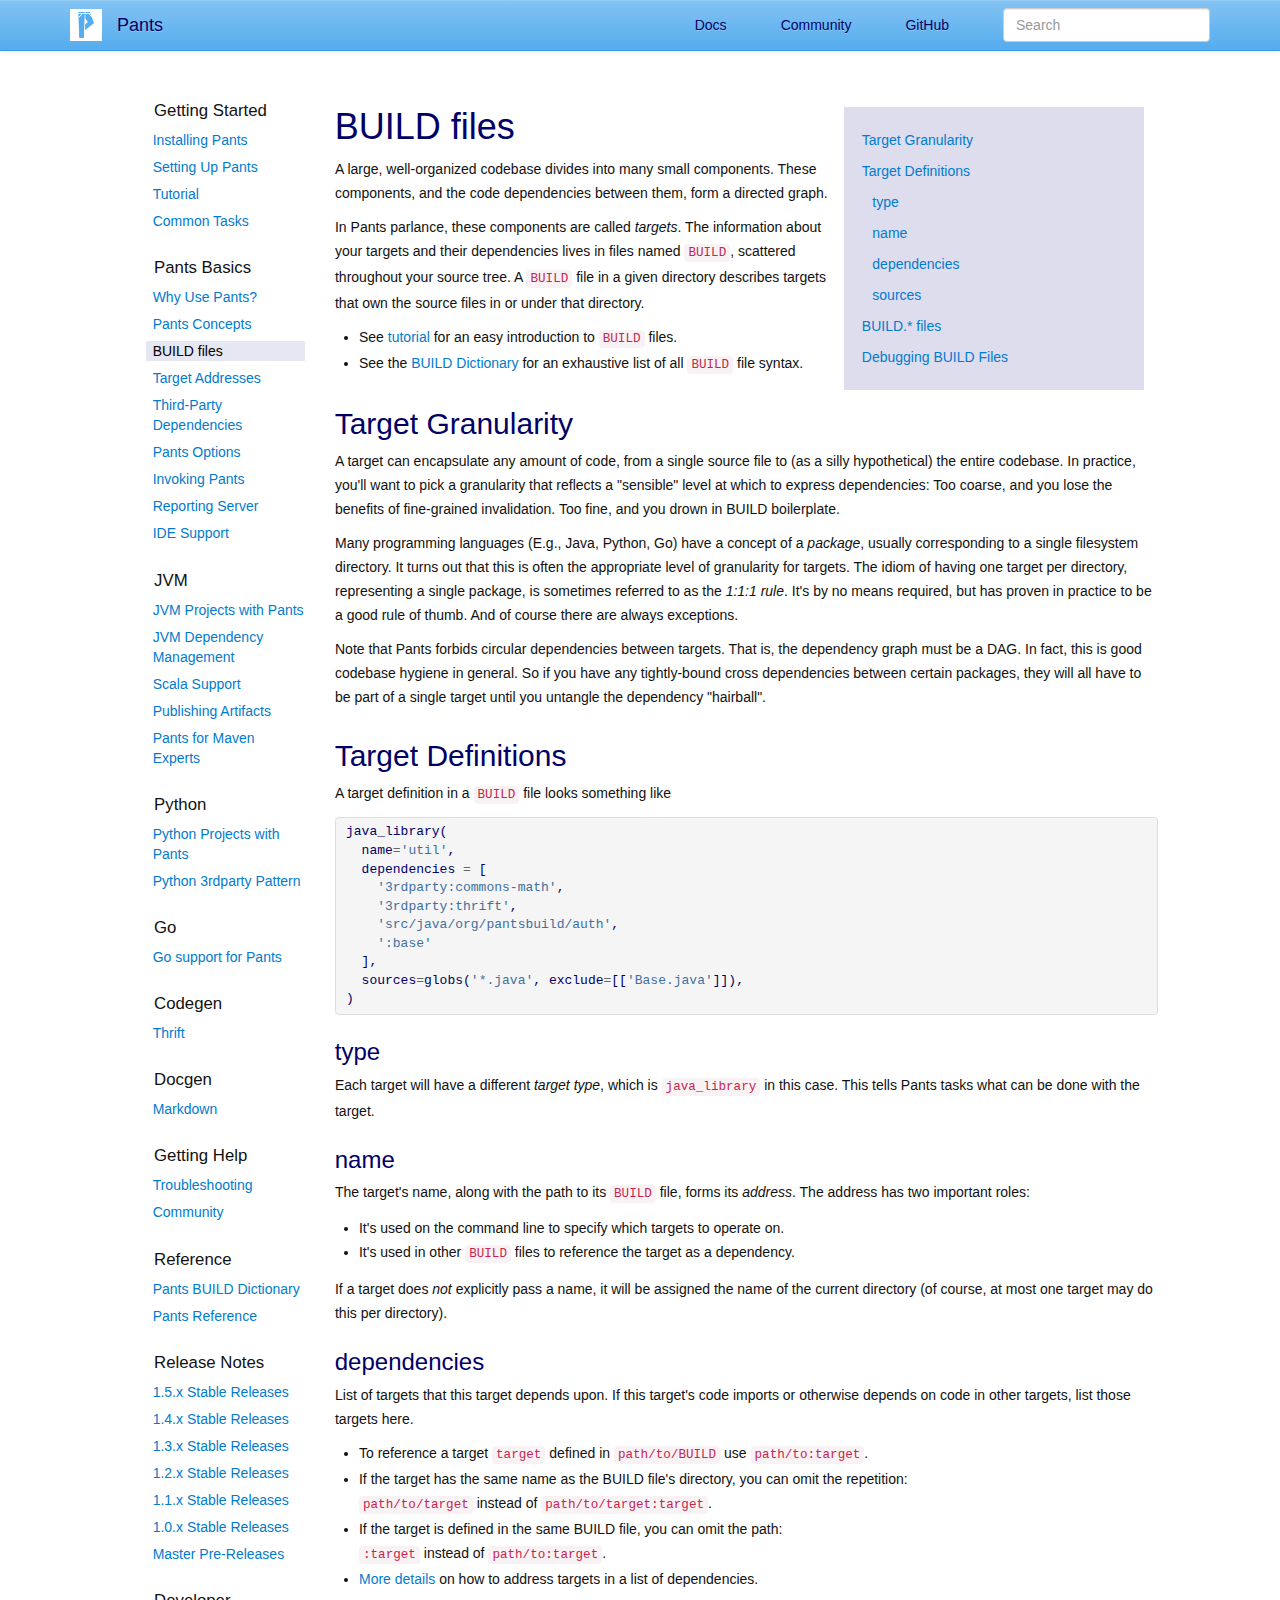
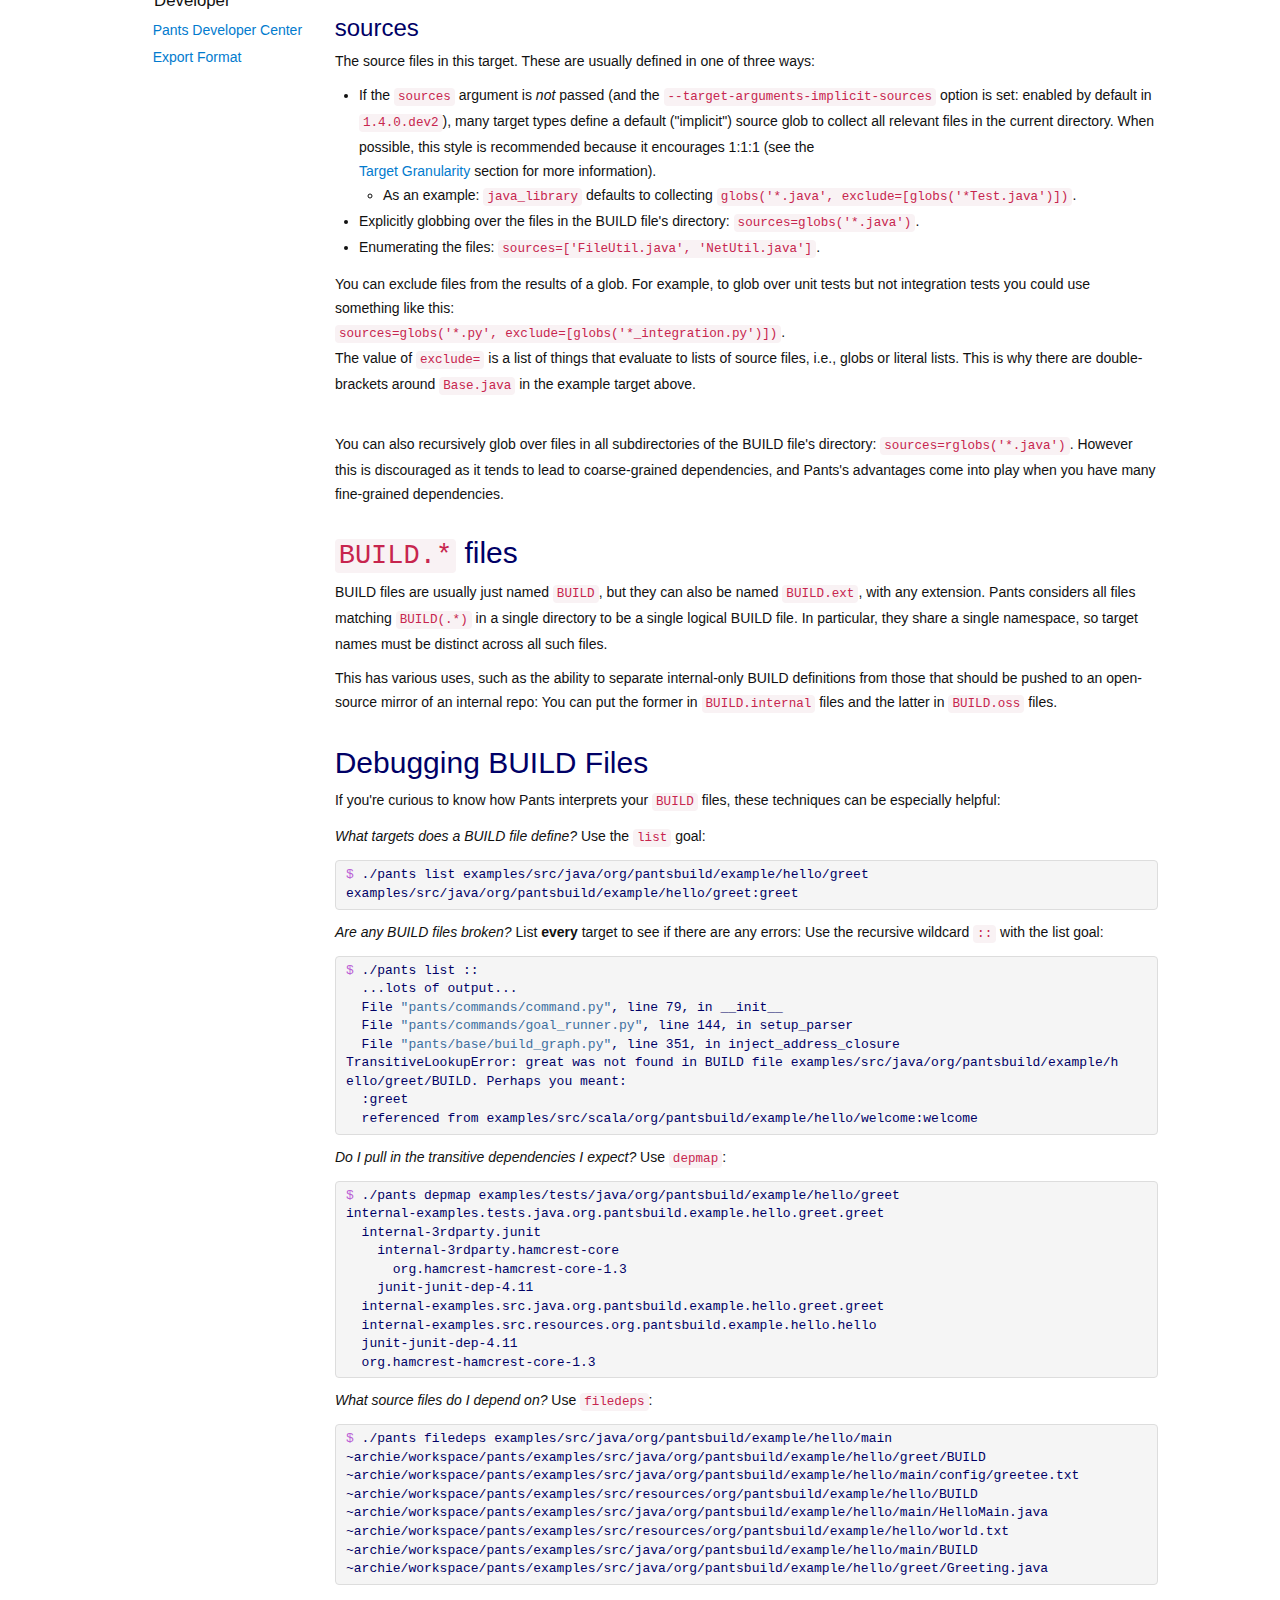
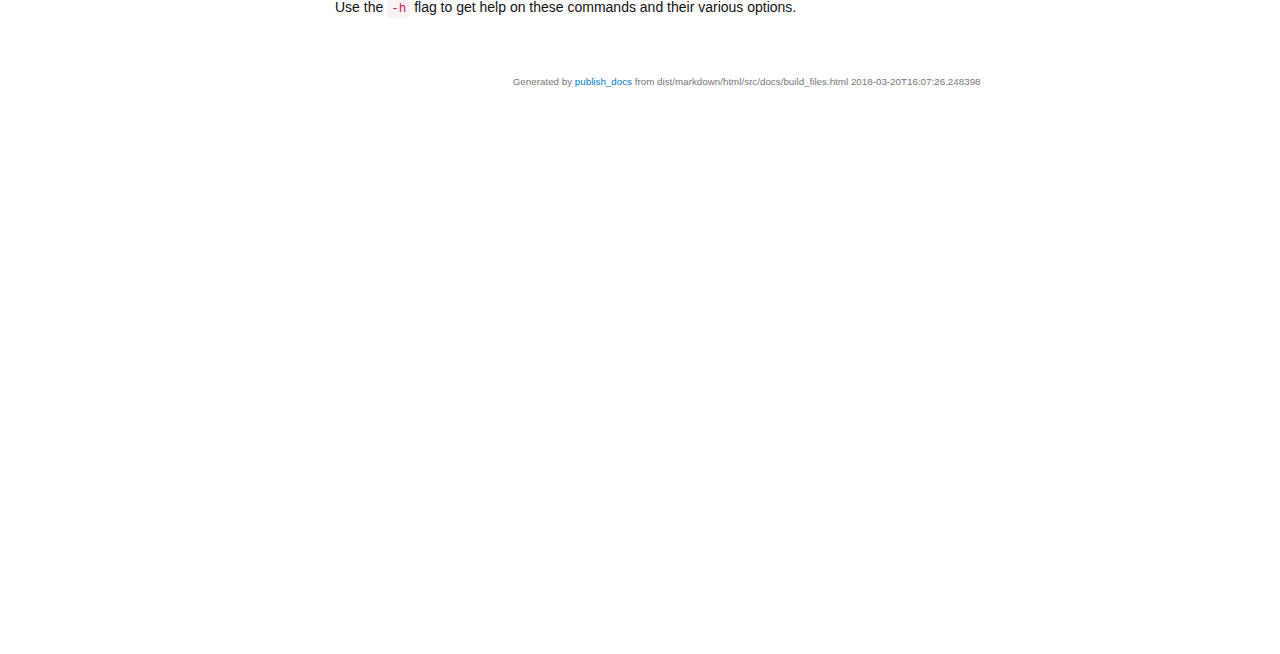
<file: docsite/build_files.html>
<!DOCTYPE html>
<html lang="en">

<!--
  Copyright 2014 Pants project contributors (see CONTRIBUTORS.md).
  Licensed under the Apache License, Version 2.0 (see LICENSE).
-->

<head>
  <meta charset="utf-8"/>
  <title>BUILD files</title>
  <meta name="viewport" content="width=device-width, initial-scale=1.0">
  <link rel="shortcut icon" href="pants-logo.ico">
  <!-- In case this is a "test publish", tell search engines where real version lives: -->
  <link rel="canonical" href="http://pantsbuild.org/build_files.html">

  <link rel="stylesheet" href="bootstrap-custom.min.css">
  <link rel="stylesheet" href="bootstrap-custom-theme.min.css">
  <link rel="stylesheet" href="docsite.css">
</head>

<body>

<div class="header">
  <nav class="navbar navbar-default navbar-static-top">
    <div class="container">
      <div class="navbar-header">
        <button type="button" class="navbar-toggle collapsed" data-toggle="collapse" data-target="#navbar" aria-expanded="false" aria-controls="navbar">
          <span class="sr-only">Toggle navigation</span>
          <span class="icon-bar"></span>
          <span class="icon-bar"></span>
          <span class="icon-bar"></span>
        </button>
        <a class="navbar-brand navbar-brand-img" href="index.html">
          <img src="pants-logo.ico" alt="[pantsbuild logo]">
        </a>
        <a class="navbar-brand" href="index.html">
          Pants
        </a>
      </div>
      <div id="navbar" class="navbar-collapse collapse">
        <ul class="nav navbar-nav navbar-right">
          <li><a href="/">Docs</a></li>
          <li><a href="community.html">Community</a></li>
          <li><a href="https://www.github.com/pantsbuild/pants">GitHub</a></li>
          <li>
            <form class="navbar-form navbar-left search" role="search" action="https://www.google.com/search">
              <div class="form-group">
                <input type="text" name="as_q" class="form-control query" placeholder="Search">
                <input name="as_sitesearch" value="pantsbuild.org" type="hidden">
              </div>
            </form>
          </li>
        </ul>
      </div><!--/.nav-collapse -->
    </div>
  </nav>
</div>

<div class="page">

  <div class="container-fluid">
    <div class="row">

      <div class="col-md-1">
      </div>

      <div class="col-md-2">
        <div class="site-toc">
          <ul>
                <li class="toc-h1 toc-heading">
                  Getting Started
                </li>
                <li class="toc-h1 toc-link ">
                  <a href="install.html">Installing Pants</a>
                </li>
                <li class="toc-h1 toc-link ">
                  <a href="setup_repo.html">Setting Up Pants</a>
                </li>
                <li class="toc-h1 toc-link ">
                  <a href="first_tutorial.html">Tutorial</a>
                </li>
                <li class="toc-h1 toc-link ">
                  <a href="common_tasks.html">Common Tasks</a>
                </li>
                <li class="toc-h1 toc-heading">
                  Pants Basics
                </li>
                <li class="toc-h1 toc-link ">
                  <a href="why_use_pants.html">Why Use Pants?</a>
                </li>
                <li class="toc-h1 toc-link ">
                  <a href="first_concepts.html">Pants Concepts</a>
                </li>
                <li class="toc-h1 toc-link toc-here">
                  BUILD files
                </li>
                <li class="toc-h1 toc-link ">
                  <a href="target_addresses.html">Target Addresses</a>
                </li>
                <li class="toc-h1 toc-link ">
                  <a href="3rdparty.html">Third-Party Dependencies</a>
                </li>
                <li class="toc-h1 toc-link ">
                  <a href="options.html">Pants Options</a>
                </li>
                <li class="toc-h1 toc-link ">
                  <a href="invoking.html">Invoking Pants</a>
                </li>
                <li class="toc-h1 toc-link ">
                  <a href="reporting_server.html">Reporting Server</a>
                </li>
                <li class="toc-h1 toc-link ">
                  <a href="ide_support.html">IDE Support</a>
                </li>
                <li class="toc-h1 toc-heading">
                  JVM
                </li>
                <li class="toc-h1 toc-link ">
                  <a href="jvm_projects.html">JVM Projects with Pants</a>
                </li>
                <li class="toc-h1 toc-link ">
                  <a href="3rdparty_jvm.html">JVM Dependency Management</a>
                </li>
                <li class="toc-h1 toc-link ">
                  <a href="scala.html">Scala Support</a>
                </li>
                <li class="toc-h1 toc-link ">
                  <a href="publish.html">Publishing Artifacts</a>
                </li>
                <li class="toc-h1 toc-link ">
                  <a href="from_maven.html">Pants for Maven Experts</a>
                </li>
                <li class="toc-h1 toc-heading">
                  Python
                </li>
                <li class="toc-h1 toc-link ">
                  <a href="python_readme.html">Python Projects with Pants</a>
                </li>
                <li class="toc-h1 toc-link ">
                  <a href="3rdparty_py.html">Python 3rdparty Pattern</a>
                </li>
                <li class="toc-h1 toc-heading">
                  Go
                </li>
                <li class="toc-h1 toc-link ">
                  <a href="go_readme.html">Go support for Pants</a>
                </li>
                <li class="toc-h1 toc-heading">
                  Codegen
                </li>
                <li class="toc-h1 toc-link ">
                  <a href="thrift_deps.html">Thrift</a>
                </li>
                <li class="toc-h1 toc-heading">
                  Docgen
                </li>
                <li class="toc-h1 toc-link ">
                  <a href="page.html">Markdown</a>
                </li>
                <li class="toc-h1 toc-heading">
                  Getting Help
                </li>
                <li class="toc-h1 toc-link ">
                  <a href="tshoot.html">Troubleshooting</a>
                </li>
                <li class="toc-h1 toc-link ">
                  <a href="community.html">Community</a>
                </li>
                <li class="toc-h1 toc-heading">
                  Reference
                </li>
                <li class="toc-h1 toc-link ">
                  <a href="build_dictionary.html">Pants BUILD Dictionary</a>
                </li>
                <li class="toc-h1 toc-link ">
                  <a href="options_reference.html">Pants Reference</a>
                </li>
                <li class="toc-h1 toc-heading">
                  Release Notes
                </li>
                <li class="toc-h1 toc-link ">
                  <a href="notes-1.5.x.html">1.5.x Stable Releases</a>
                </li>
                <li class="toc-h1 toc-link ">
                  <a href="notes-1.4.x.html">1.4.x Stable Releases</a>
                </li>
                <li class="toc-h1 toc-link ">
                  <a href="notes-1.3.x.html">1.3.x Stable Releases</a>
                </li>
                <li class="toc-h1 toc-link ">
                  <a href="notes-1.2.x.html">1.2.x Stable Releases</a>
                </li>
                <li class="toc-h1 toc-link ">
                  <a href="notes-1.1.x.html">1.1.x Stable Releases</a>
                </li>
                <li class="toc-h1 toc-link ">
                  <a href="notes-1.0.x.html">1.0.x Stable Releases</a>
                </li>
                <li class="toc-h1 toc-link ">
                  <a href="notes-master.html">Master Pre-Releases</a>
                </li>
                <li class="toc-h1 toc-heading">
                  Developer
                </li>
                <li class="toc-h1 toc-link ">
                  <a href="dev.html">Pants Developer Center</a>
                </li>
                <li class="toc-h1 toc-link ">
                  <a href="export.html">Export Format</a>
                </li>
          </ul>
        </div> <!-- site-toc -->
      </div>

      <div class="col-md-8">
        <div class="content">

          <div class="mainflow">
              <nav class="pagetoc">
                <ul>
                    <li class="toc-h1"><a href="#target-granularity">Target Granularity</a></li>
                    <li class="toc-h1"><a href="#target-definitions">Target Definitions</a></li>
                    <li class="toc-h2"><a href="#type">type</a></li>
                    <li class="toc-h2"><a href="#name">name</a></li>
                    <li class="toc-h2"><a href="#dependencies">dependencies</a></li>
                    <li class="toc-h2"><a href="#sources">sources</a></li>
                    <li class="toc-h1"><a href="#build-files_1">BUILD.* files</a></li>
                    <li class="toc-h1"><a href="#debugging-build-files">Debugging BUILD Files</a></li>
                </ul>
              </nav>

            <!-- main content start -->
            <!-- generated by pants! -->
<style>
.codehilite .hll { background-color: #ffffcc }
.codehilite  { background: #f0f0f0; }
.codehilite .c { color: #60a0b0; font-style: italic } /* Comment */
.codehilite .err { border: 1px solid #FF0000 } /* Error */
.codehilite .k { color: #007020; font-weight: bold } /* Keyword */
.codehilite .o { color: #666666 } /* Operator */
.codehilite .cm { color: #60a0b0; font-style: italic } /* Comment.Multiline */
.codehilite .cp { color: #007020 } /* Comment.Preproc */
.codehilite .c1 { color: #60a0b0; font-style: italic } /* Comment.Single */
.codehilite .cs { color: #60a0b0; background-color: #fff0f0 } /* Comment.Special */
.codehilite .gd { color: #A00000 } /* Generic.Deleted */
.codehilite .ge { font-style: italic } /* Generic.Emph */
.codehilite .gr { color: #FF0000 } /* Generic.Error */
.codehilite .gh { color: #000080; font-weight: bold } /* Generic.Heading */
.codehilite .gi { color: #00A000 } /* Generic.Inserted */
.codehilite .go { color: #808080 } /* Generic.Output */
.codehilite .gp { color: #c65d09; font-weight: bold } /* Generic.Prompt */
.codehilite .gs { font-weight: bold } /* Generic.Strong */
.codehilite .gu { color: #800080; font-weight: bold } /* Generic.Subheading */
.codehilite .gt { color: #0040D0 } /* Generic.Traceback */
.codehilite .kc { color: #007020; font-weight: bold } /* Keyword.Constant */
.codehilite .kd { color: #007020; font-weight: bold } /* Keyword.Declaration */
.codehilite .kn { color: #007020; font-weight: bold } /* Keyword.Namespace */
.codehilite .kp { color: #007020 } /* Keyword.Pseudo */
.codehilite .kr { color: #007020; font-weight: bold } /* Keyword.Reserved */
.codehilite .kt { color: #902000 } /* Keyword.Type */
.codehilite .m { color: #40a070 } /* Literal.Number */
.codehilite .s { color: #4070a0 } /* Literal.String */
.codehilite .na { color: #4070a0 } /* Name.Attribute */
.codehilite .nb { color: #007020 } /* Name.Builtin */
.codehilite .nc { color: #0e84b5; font-weight: bold } /* Name.Class */
.codehilite .no { color: #60add5 } /* Name.Constant */
.codehilite .nd { color: #555555; font-weight: bold } /* Name.Decorator */
.codehilite .ni { color: #d55537; font-weight: bold } /* Name.Entity */
.codehilite .ne { color: #007020 } /* Name.Exception */
.codehilite .nf { color: #06287e } /* Name.Function */
.codehilite .nl { color: #002070; font-weight: bold } /* Name.Label */
.codehilite .nn { color: #0e84b5; font-weight: bold } /* Name.Namespace */
.codehilite .nt { color: #062873; font-weight: bold } /* Name.Tag */
.codehilite .nv { color: #bb60d5 } /* Name.Variable */
.codehilite .ow { color: #007020; font-weight: bold } /* Operator.Word */
.codehilite .w { color: #bbbbbb } /* Text.Whitespace */
.codehilite .mf { color: #40a070 } /* Literal.Number.Float */
.codehilite .mh { color: #40a070 } /* Literal.Number.Hex */
.codehilite .mi { color: #40a070 } /* Literal.Number.Integer */
.codehilite .mo { color: #40a070 } /* Literal.Number.Oct */
.codehilite .sb { color: #4070a0 } /* Literal.String.Backtick */
.codehilite .sc { color: #4070a0 } /* Literal.String.Char */
.codehilite .sd { color: #4070a0; font-style: italic } /* Literal.String.Doc */
.codehilite .s2 { color: #4070a0 } /* Literal.String.Double */
.codehilite .se { color: #4070a0; font-weight: bold } /* Literal.String.Escape */
.codehilite .sh { color: #4070a0 } /* Literal.String.Heredoc */
.codehilite .si { color: #70a0d0; font-style: italic } /* Literal.String.Interpol */
.codehilite .sx { color: #c65d09 } /* Literal.String.Other */
.codehilite .sr { color: #235388 } /* Literal.String.Regex */
.codehilite .s1 { color: #4070a0 } /* Literal.String.Single */
.codehilite .ss { color: #517918 } /* Literal.String.Symbol */
.codehilite .bp { color: #007020 } /* Name.Builtin.Pseudo */
.codehilite .vc { color: #bb60d5 } /* Name.Variable.Class */
.codehilite .vg { color: #bb60d5 } /* Name.Variable.Global */
.codehilite .vi { color: #bb60d5 } /* Name.Variable.Instance */
.codehilite .il { color: #40a070 } /* Literal.Number.Integer.Long */
</style>
<h1 id="build-files">BUILD files</h1>
<p>A large, well-organized codebase divides into many small components. These components,
and the code dependencies between them, form a directed graph.</p>
<p>In Pants parlance, these components are called <em>targets</em>. The information about your
targets and their dependencies lives in files named <code>BUILD</code>, scattered throughout your
source tree. A <code>BUILD</code> file in a given directory describes targets that own the
source files in or under that directory.</p>
<ul>
<li>See <a href="first_tutorial.html">tutorial</a> for an easy introduction to <code>BUILD</code> files.</li>
<li>See the <a href="build_dictionary.html">BUILD Dictionary</a> for an exhaustive list of all <code>BUILD</code> file syntax.</li>
</ul>
<h2 id="target-granularity">Target Granularity</h2>
<p>A target can encapsulate any amount of code, from a single source file to
(as a silly hypothetical) the entire codebase.  In practice, you'll want to
pick a granularity that reflects a "sensible" level at which to express
dependencies: Too coarse, and you lose the benefits of fine-grained invalidation.
Too fine, and you drown in BUILD boilerplate.</p>
<p>Many programming languages (E.g., Java, Python, Go) have a concept of a <em>package</em>, usually
corresponding to a single filesystem directory. It turns out that this is often the appropriate level
of granularity for targets.  The idiom of having one target per directory, representing
a single package, is sometimes referred to as the <em>1:1:1 rule</em>. It's by no means required,
but has proven in practice to be a good rule of thumb.  And of course there are always exceptions.</p>
<p>Note that Pants forbids circular dependencies between targets. That is, the dependency graph must
be a DAG. In fact, this is good codebase hygiene in general. So if you have any tightly-bound
cross dependencies between certain packages, they will all have to be part of a single target until
you untangle the dependency "hairball".</p>
<h2 id="target-definitions">Target Definitions</h2>
<p>A target definition in a <code>BUILD</code> file looks something like</p>
<div class="codehilite"><pre><span class="n">java_library</span><span class="p">(</span>
  <span class="n">name</span><span class="o">=</span><span class="s">'util'</span><span class="p">,</span>
  <span class="n">dependencies</span> <span class="o">=</span> <span class="p">[</span>
    <span class="s">'3rdparty:commons-math'</span><span class="p">,</span>
    <span class="s">'3rdparty:thrift'</span><span class="p">,</span>
    <span class="s">'src/java/org/pantsbuild/auth'</span><span class="p">,</span>
    <span class="s">':base'</span>
  <span class="p">],</span>
  <span class="n">sources</span><span class="o">=</span><span class="n">globs</span><span class="p">(</span><span class="s">'*.java'</span><span class="p">,</span> <span class="n">exclude</span><span class="o">=</span><span class="p">[[</span><span class="s">'Base.java'</span><span class="p">]]),</span>
<span class="p">)</span>
</pre></div>
<h3 id="type">type</h3>
<p>Each target will have a different <em>target type</em>, which is <code>java_library</code> in this case.
This tells Pants tasks what can be done with the target.</p>
<h3 id="name">name</h3>
<p>The target's name, along with the path to its <code>BUILD</code> file, forms its <em>address</em>.
The address has two important roles:</p>
<ul>
<li>It's used on the command line to specify which targets to operate on.</li>
<li>It's used in other <code>BUILD</code> files to reference the target as a dependency.</li>
</ul>
<p>If a target does <em>not</em> explicitly pass a name, it will be assigned the name of the current
directory (of course, at most one target may do this per directory).</p>
<h3 id="dependencies">dependencies</h3>
<p>List of targets that this target depends upon. If this target's code imports
or otherwise depends on code in other targets, list those targets here.</p>
<ul>
<li>To reference a target <code>target</code> defined in <code>path/to/BUILD</code> use <code>path/to:target</code>.</li>
<li>If the target has the same name as the BUILD file's directory, you can omit the repetition:
  <br><code>path/to/target</code> instead of <code>path/to/target:target</code>.</br></li>
<li>If the target is defined in the same BUILD file, you can omit the path:
  <br><code>:target</code> instead of <code>path/to:target</code>.</br></li>
<li><a href="target_addresses.html">More details</a> on how to address targets in a list of dependencies.</li>
</ul>
<h3 id="sources">sources</h3>
<p>The source files in this target. These are usually defined in one of three ways:</p>
<ul>
<li>If the <code>sources</code> argument is <em>not</em> passed (and the <code>--target-arguments-implicit-sources</code> option is
  set: enabled by default in <code>1.4.0.dev2</code>), many target types define a default ("implicit") source
  glob to collect all relevant files in the current directory. When possible, this style is
  recommended because it encourages 1:1:1 (see the
<br/>
<a href="build_files.html">Target Granularity</a> section for more information).<ul>
<li>As an example: <code>java_library</code> defaults to collecting <code>globs('*.java', exclude=[globs('*Test.java')])</code>.</li>
</ul>
</li>
<li>Explicitly globbing over the files in the BUILD file's directory: <code>sources=globs('*.java')</code>.</li>
<li>Enumerating the files: <code>sources=['FileUtil.java', 'NetUtil.java']</code>.</li>
</ul>
<p>You can exclude files from the results of a glob. For example, to glob over unit tests
but not integration tests you could use something like this:
<br><code>sources=globs('*.py', exclude=[globs('*_integration.py')])</code>.
<br>The value of <code>exclude=</code> is a list of things that evaluate to lists of source files,
i.e., globs or literal lists. This is why there are double-brackets around <code>Base.java</code> in
the example target above.</br></br></p>
<p>You can also recursively glob over files in all subdirectories of the BUILD file's directory: <code>sources=rglobs('*.java')</code>.
However this is discouraged as it tends to lead to coarse-grained dependencies, and Pants's
advantages come into play when you have many fine-grained dependencies.</p>
<h2 id="build-files_1"><code>BUILD.*</code> files</h2>
<p>BUILD files are usually just named <code>BUILD</code>, but they can also be named <code>BUILD.ext</code>, with any
extension.  Pants considers all files matching <code>BUILD(.*)</code> in a single directory to be a single
logical BUILD file. In particular, they share a single namespace, so target names must be
distinct across all such files.</p>
<p>This has various uses, such as the ability to separate internal-only BUILD definitions from those
that should be pushed to an open-source mirror of an internal repo: You can put the former
in <code>BUILD.internal</code> files and the latter in <code>BUILD.oss</code> files.</p>
<h2 id="debugging-build-files">Debugging BUILD Files</h2>
<p>If you're curious to know how Pants interprets your <code>BUILD</code> files, these
techniques can be especially helpful:</p>
<p><em>What targets does a BUILD file define?</em> Use the <code>list</code> goal:</p>
<div class="codehilite"><pre><span class="nv">$ </span>./pants list examples/src/java/org/pantsbuild/example/hello/greet
examples/src/java/org/pantsbuild/example/hello/greet:greet
</pre></div>
<p><em>Are any BUILD files broken?</em>
List <strong>every</strong> target to see if there are any errors:
Use the  recursive wildcard <code>::</code> with the list goal:</p>
<div class="codehilite"><pre><span class="nv">$ </span>./pants list ::
  ...lots of output...
  File <span class="s2">"pants/commands/command.py"</span>, line 79, in __init__
  File <span class="s2">"pants/commands/goal_runner.py"</span>, line 144, in setup_parser
  File <span class="s2">"pants/base/build_graph.py"</span>, line 351, in inject_address_closure
TransitiveLookupError: great was not found in BUILD file examples/src/java/org/pantsbuild/example/h
ello/greet/BUILD. Perhaps you meant:
  :greet
  referenced from examples/src/scala/org/pantsbuild/example/hello/welcome:welcome
</pre></div>
<p><em>Do I pull in the transitive dependencies I expect?</em> Use <code>depmap</code>:</p>
<div class="codehilite"><pre><span class="nv">$ </span>./pants depmap examples/tests/java/org/pantsbuild/example/hello/greet
internal-examples.tests.java.org.pantsbuild.example.hello.greet.greet
  internal-3rdparty.junit
    internal-3rdparty.hamcrest-core
      org.hamcrest-hamcrest-core-1.3
    junit-junit-dep-4.11
  internal-examples.src.java.org.pantsbuild.example.hello.greet.greet
  internal-examples.src.resources.org.pantsbuild.example.hello.hello
  junit-junit-dep-4.11
  org.hamcrest-hamcrest-core-1.3
</pre></div>
<p><em>What source files do I depend on?</em> Use <code>filedeps</code>:</p>
<div class="codehilite"><pre><span class="nv">$ </span>./pants filedeps examples/src/java/org/pantsbuild/example/hello/main
~archie/workspace/pants/examples/src/java/org/pantsbuild/example/hello/greet/BUILD
~archie/workspace/pants/examples/src/java/org/pantsbuild/example/hello/main/config/greetee.txt
~archie/workspace/pants/examples/src/resources/org/pantsbuild/example/hello/BUILD
~archie/workspace/pants/examples/src/java/org/pantsbuild/example/hello/main/HelloMain.java
~archie/workspace/pants/examples/src/resources/org/pantsbuild/example/hello/world.txt
~archie/workspace/pants/examples/src/java/org/pantsbuild/example/hello/main/BUILD
~archie/workspace/pants/examples/src/java/org/pantsbuild/example/hello/greet/Greeting.java
</pre></div>
<p>Use the <code>-h</code> flag to get help on these commands and their various options.</p>

            <!-- main content end -->

            <div class="generated">
              Generated by <a href="docs.html">publish_docs</a>
              from dist/markdown/html/src/docs/build_files.html 2018-03-20T16:07:26.248398
            </div>

          </div> <!-- mainflow -->

        </div> <!-- content -->

      </div>

      <div class="col-md-1">
      </div>

    </div> <!-- row -->
  </div> <!-- container-fluid -->

</div> <!-- page -->

<script src="https://code.jquery.com/jquery-2.2.3.min.js" integrity="sha384-I6F5OKECLVtK/BL+8iSLDEHowSAfUo76ZL9+kGAgTRdiByINKJaqTPH/QVNS1VDb" crossorigin="anonymous"></script>
<script src="bootstrap-custom.min.js"></script>
<script>
  (function(i,s,o,g,r,a,m){i['GoogleAnalyticsObject']=r;i[r]=i[r]||function(){
        (i[r].q=i[r].q||[]).push(arguments)},i[r].l=1*new Date();a=s.createElement(o),
      m=s.getElementsByTagName(o)[0];a.async=1;a.src=g;m.parentNode.insertBefore(a,m)
  })(window,document,'script','https://www.google-analytics.com/analytics.js','ga');

  ga('create', 'UA-78111411-1', 'auto');
  ga('send', 'pageview');
</script>
</body>
</html>
</file>
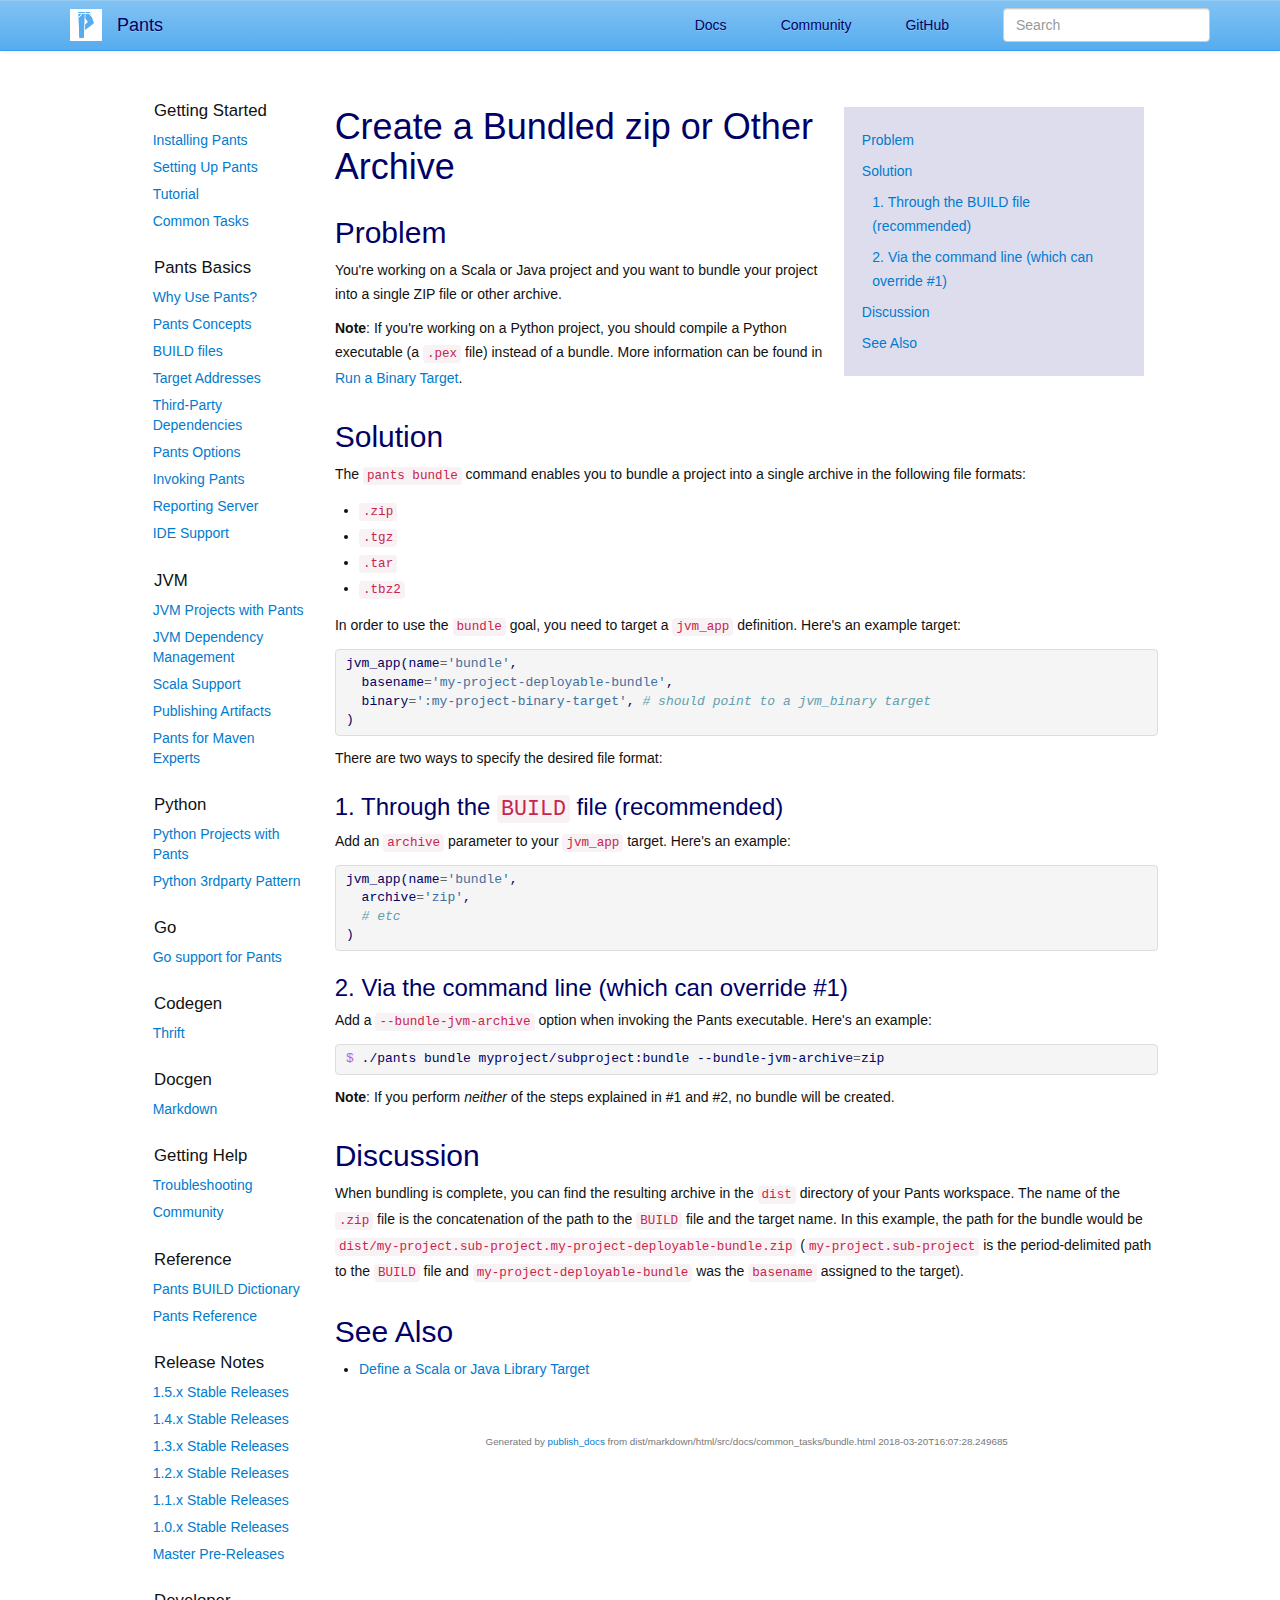
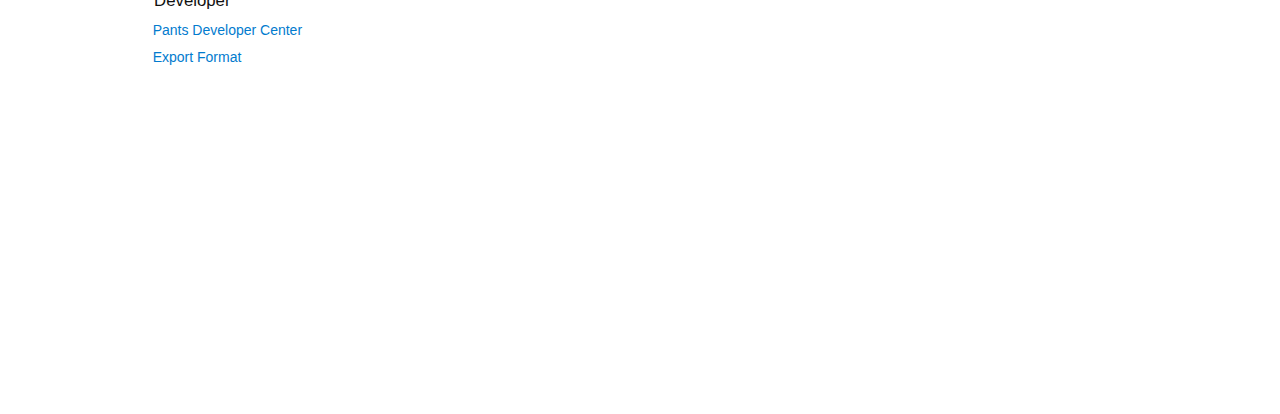
<file: docsite/bundle.html>
<!DOCTYPE html>
<html lang="en">

<!--
  Copyright 2014 Pants project contributors (see CONTRIBUTORS.md).
  Licensed under the Apache License, Version 2.0 (see LICENSE).
-->

<head>
  <meta charset="utf-8"/>
  <title>Create a Bundled zip or Other Archive</title>
  <meta name="viewport" content="width=device-width, initial-scale=1.0">
  <link rel="shortcut icon" href="pants-logo.ico">
  <!-- In case this is a "test publish", tell search engines where real version lives: -->
  <link rel="canonical" href="http://pantsbuild.org/bundle.html">

  <link rel="stylesheet" href="bootstrap-custom.min.css">
  <link rel="stylesheet" href="bootstrap-custom-theme.min.css">
  <link rel="stylesheet" href="docsite.css">
</head>

<body>

<div class="header">
  <nav class="navbar navbar-default navbar-static-top">
    <div class="container">
      <div class="navbar-header">
        <button type="button" class="navbar-toggle collapsed" data-toggle="collapse" data-target="#navbar" aria-expanded="false" aria-controls="navbar">
          <span class="sr-only">Toggle navigation</span>
          <span class="icon-bar"></span>
          <span class="icon-bar"></span>
          <span class="icon-bar"></span>
        </button>
        <a class="navbar-brand navbar-brand-img" href="index.html">
          <img src="pants-logo.ico" alt="[pantsbuild logo]">
        </a>
        <a class="navbar-brand" href="index.html">
          Pants
        </a>
      </div>
      <div id="navbar" class="navbar-collapse collapse">
        <ul class="nav navbar-nav navbar-right">
          <li><a href="/">Docs</a></li>
          <li><a href="community.html">Community</a></li>
          <li><a href="https://www.github.com/pantsbuild/pants">GitHub</a></li>
          <li>
            <form class="navbar-form navbar-left search" role="search" action="https://www.google.com/search">
              <div class="form-group">
                <input type="text" name="as_q" class="form-control query" placeholder="Search">
                <input name="as_sitesearch" value="pantsbuild.org" type="hidden">
              </div>
            </form>
          </li>
        </ul>
      </div><!--/.nav-collapse -->
    </div>
  </nav>
</div>

<div class="page">

  <div class="container-fluid">
    <div class="row">

      <div class="col-md-1">
      </div>

      <div class="col-md-2">
        <div class="site-toc">
          <ul>
                <li class="toc-h1 toc-heading">
                  Getting Started
                </li>
                <li class="toc-h1 toc-link ">
                  <a href="install.html">Installing Pants</a>
                </li>
                <li class="toc-h1 toc-link ">
                  <a href="setup_repo.html">Setting Up Pants</a>
                </li>
                <li class="toc-h1 toc-link ">
                  <a href="first_tutorial.html">Tutorial</a>
                </li>
                <li class="toc-h1 toc-link ">
                  <a href="common_tasks.html">Common Tasks</a>
                </li>
                <li class="toc-h1 toc-heading">
                  Pants Basics
                </li>
                <li class="toc-h1 toc-link ">
                  <a href="why_use_pants.html">Why Use Pants?</a>
                </li>
                <li class="toc-h1 toc-link ">
                  <a href="first_concepts.html">Pants Concepts</a>
                </li>
                <li class="toc-h1 toc-link ">
                  <a href="build_files.html">BUILD files</a>
                </li>
                <li class="toc-h1 toc-link ">
                  <a href="target_addresses.html">Target Addresses</a>
                </li>
                <li class="toc-h1 toc-link ">
                  <a href="3rdparty.html">Third-Party Dependencies</a>
                </li>
                <li class="toc-h1 toc-link ">
                  <a href="options.html">Pants Options</a>
                </li>
                <li class="toc-h1 toc-link ">
                  <a href="invoking.html">Invoking Pants</a>
                </li>
                <li class="toc-h1 toc-link ">
                  <a href="reporting_server.html">Reporting Server</a>
                </li>
                <li class="toc-h1 toc-link ">
                  <a href="ide_support.html">IDE Support</a>
                </li>
                <li class="toc-h1 toc-heading">
                  JVM
                </li>
                <li class="toc-h1 toc-link ">
                  <a href="jvm_projects.html">JVM Projects with Pants</a>
                </li>
                <li class="toc-h1 toc-link ">
                  <a href="3rdparty_jvm.html">JVM Dependency Management</a>
                </li>
                <li class="toc-h1 toc-link ">
                  <a href="scala.html">Scala Support</a>
                </li>
                <li class="toc-h1 toc-link ">
                  <a href="publish.html">Publishing Artifacts</a>
                </li>
                <li class="toc-h1 toc-link ">
                  <a href="from_maven.html">Pants for Maven Experts</a>
                </li>
                <li class="toc-h1 toc-heading">
                  Python
                </li>
                <li class="toc-h1 toc-link ">
                  <a href="python_readme.html">Python Projects with Pants</a>
                </li>
                <li class="toc-h1 toc-link ">
                  <a href="3rdparty_py.html">Python 3rdparty Pattern</a>
                </li>
                <li class="toc-h1 toc-heading">
                  Go
                </li>
                <li class="toc-h1 toc-link ">
                  <a href="go_readme.html">Go support for Pants</a>
                </li>
                <li class="toc-h1 toc-heading">
                  Codegen
                </li>
                <li class="toc-h1 toc-link ">
                  <a href="thrift_deps.html">Thrift</a>
                </li>
                <li class="toc-h1 toc-heading">
                  Docgen
                </li>
                <li class="toc-h1 toc-link ">
                  <a href="page.html">Markdown</a>
                </li>
                <li class="toc-h1 toc-heading">
                  Getting Help
                </li>
                <li class="toc-h1 toc-link ">
                  <a href="tshoot.html">Troubleshooting</a>
                </li>
                <li class="toc-h1 toc-link ">
                  <a href="community.html">Community</a>
                </li>
                <li class="toc-h1 toc-heading">
                  Reference
                </li>
                <li class="toc-h1 toc-link ">
                  <a href="build_dictionary.html">Pants BUILD Dictionary</a>
                </li>
                <li class="toc-h1 toc-link ">
                  <a href="options_reference.html">Pants Reference</a>
                </li>
                <li class="toc-h1 toc-heading">
                  Release Notes
                </li>
                <li class="toc-h1 toc-link ">
                  <a href="notes-1.5.x.html">1.5.x Stable Releases</a>
                </li>
                <li class="toc-h1 toc-link ">
                  <a href="notes-1.4.x.html">1.4.x Stable Releases</a>
                </li>
                <li class="toc-h1 toc-link ">
                  <a href="notes-1.3.x.html">1.3.x Stable Releases</a>
                </li>
                <li class="toc-h1 toc-link ">
                  <a href="notes-1.2.x.html">1.2.x Stable Releases</a>
                </li>
                <li class="toc-h1 toc-link ">
                  <a href="notes-1.1.x.html">1.1.x Stable Releases</a>
                </li>
                <li class="toc-h1 toc-link ">
                  <a href="notes-1.0.x.html">1.0.x Stable Releases</a>
                </li>
                <li class="toc-h1 toc-link ">
                  <a href="notes-master.html">Master Pre-Releases</a>
                </li>
                <li class="toc-h1 toc-heading">
                  Developer
                </li>
                <li class="toc-h1 toc-link ">
                  <a href="dev.html">Pants Developer Center</a>
                </li>
                <li class="toc-h1 toc-link ">
                  <a href="export.html">Export Format</a>
                </li>
          </ul>
        </div> <!-- site-toc -->
      </div>

      <div class="col-md-8">
        <div class="content">

          <div class="mainflow">
              <nav class="pagetoc">
                <ul>
                    <li class="toc-h1"><a href="#problem">Problem</a></li>
                    <li class="toc-h1"><a href="#solution">Solution</a></li>
                    <li class="toc-h2"><a href="#1-through-the-build-file-recommended">1. Through the BUILD file (recommended)</a></li>
                    <li class="toc-h2"><a href="#2-via-the-command-line-which-can-override-1">2. Via the command line (which can override #1)</a></li>
                    <li class="toc-h1"><a href="#discussion">Discussion</a></li>
                    <li class="toc-h1"><a href="#see-also">See Also</a></li>
                </ul>
              </nav>

            <!-- main content start -->
            <!-- generated by pants! -->
<style>
.codehilite .hll { background-color: #ffffcc }
.codehilite  { background: #f0f0f0; }
.codehilite .c { color: #60a0b0; font-style: italic } /* Comment */
.codehilite .err { border: 1px solid #FF0000 } /* Error */
.codehilite .k { color: #007020; font-weight: bold } /* Keyword */
.codehilite .o { color: #666666 } /* Operator */
.codehilite .cm { color: #60a0b0; font-style: italic } /* Comment.Multiline */
.codehilite .cp { color: #007020 } /* Comment.Preproc */
.codehilite .c1 { color: #60a0b0; font-style: italic } /* Comment.Single */
.codehilite .cs { color: #60a0b0; background-color: #fff0f0 } /* Comment.Special */
.codehilite .gd { color: #A00000 } /* Generic.Deleted */
.codehilite .ge { font-style: italic } /* Generic.Emph */
.codehilite .gr { color: #FF0000 } /* Generic.Error */
.codehilite .gh { color: #000080; font-weight: bold } /* Generic.Heading */
.codehilite .gi { color: #00A000 } /* Generic.Inserted */
.codehilite .go { color: #808080 } /* Generic.Output */
.codehilite .gp { color: #c65d09; font-weight: bold } /* Generic.Prompt */
.codehilite .gs { font-weight: bold } /* Generic.Strong */
.codehilite .gu { color: #800080; font-weight: bold } /* Generic.Subheading */
.codehilite .gt { color: #0040D0 } /* Generic.Traceback */
.codehilite .kc { color: #007020; font-weight: bold } /* Keyword.Constant */
.codehilite .kd { color: #007020; font-weight: bold } /* Keyword.Declaration */
.codehilite .kn { color: #007020; font-weight: bold } /* Keyword.Namespace */
.codehilite .kp { color: #007020 } /* Keyword.Pseudo */
.codehilite .kr { color: #007020; font-weight: bold } /* Keyword.Reserved */
.codehilite .kt { color: #902000 } /* Keyword.Type */
.codehilite .m { color: #40a070 } /* Literal.Number */
.codehilite .s { color: #4070a0 } /* Literal.String */
.codehilite .na { color: #4070a0 } /* Name.Attribute */
.codehilite .nb { color: #007020 } /* Name.Builtin */
.codehilite .nc { color: #0e84b5; font-weight: bold } /* Name.Class */
.codehilite .no { color: #60add5 } /* Name.Constant */
.codehilite .nd { color: #555555; font-weight: bold } /* Name.Decorator */
.codehilite .ni { color: #d55537; font-weight: bold } /* Name.Entity */
.codehilite .ne { color: #007020 } /* Name.Exception */
.codehilite .nf { color: #06287e } /* Name.Function */
.codehilite .nl { color: #002070; font-weight: bold } /* Name.Label */
.codehilite .nn { color: #0e84b5; font-weight: bold } /* Name.Namespace */
.codehilite .nt { color: #062873; font-weight: bold } /* Name.Tag */
.codehilite .nv { color: #bb60d5 } /* Name.Variable */
.codehilite .ow { color: #007020; font-weight: bold } /* Operator.Word */
.codehilite .w { color: #bbbbbb } /* Text.Whitespace */
.codehilite .mf { color: #40a070 } /* Literal.Number.Float */
.codehilite .mh { color: #40a070 } /* Literal.Number.Hex */
.codehilite .mi { color: #40a070 } /* Literal.Number.Integer */
.codehilite .mo { color: #40a070 } /* Literal.Number.Oct */
.codehilite .sb { color: #4070a0 } /* Literal.String.Backtick */
.codehilite .sc { color: #4070a0 } /* Literal.String.Char */
.codehilite .sd { color: #4070a0; font-style: italic } /* Literal.String.Doc */
.codehilite .s2 { color: #4070a0 } /* Literal.String.Double */
.codehilite .se { color: #4070a0; font-weight: bold } /* Literal.String.Escape */
.codehilite .sh { color: #4070a0 } /* Literal.String.Heredoc */
.codehilite .si { color: #70a0d0; font-style: italic } /* Literal.String.Interpol */
.codehilite .sx { color: #c65d09 } /* Literal.String.Other */
.codehilite .sr { color: #235388 } /* Literal.String.Regex */
.codehilite .s1 { color: #4070a0 } /* Literal.String.Single */
.codehilite .ss { color: #517918 } /* Literal.String.Symbol */
.codehilite .bp { color: #007020 } /* Name.Builtin.Pseudo */
.codehilite .vc { color: #bb60d5 } /* Name.Variable.Class */
.codehilite .vg { color: #bb60d5 } /* Name.Variable.Global */
.codehilite .vi { color: #bb60d5 } /* Name.Variable.Instance */
.codehilite .il { color: #40a070 } /* Literal.Number.Integer.Long */
</style>
<h1 id="create-a-bundled-zip-or-other-archive">Create a Bundled zip or Other Archive</h1>
<h2 id="problem">Problem</h2>
<p>You're working on a Scala or Java project and you want to bundle your project into a single ZIP file or other archive.</p>
<p><strong>Note</strong>: If you're working on a Python project, you should compile a Python executable (a <code>.pex</code> file) instead of a bundle. More information can be found in <a href="run.html">Run a Binary Target</a>.</p>
<h2 id="solution">Solution</h2>
<p>The <code>pants bundle</code> command enables you to bundle a project into a single archive in the following file formats:</p>
<ul>
<li><code>.zip</code></li>
<li><code>.tgz</code></li>
<li><code>.tar</code></li>
<li><code>.tbz2</code></li>
</ul>
<p>In order to use the <code>bundle</code> goal, you need to target a <code>jvm_app</code> definition. Here's an example target:</p>
<div class="codehilite"><pre><span class="n">jvm_app</span><span class="p">(</span><span class="n">name</span><span class="o">=</span><span class="s">'bundle'</span><span class="p">,</span>
  <span class="n">basename</span><span class="o">=</span><span class="s">'my-project-deployable-bundle'</span><span class="p">,</span>
  <span class="n">binary</span><span class="o">=</span><span class="s">':my-project-binary-target'</span><span class="p">,</span> <span class="c"># should point to a jvm_binary target</span>
<span class="p">)</span>
</pre></div>
<p>There are two ways to specify the desired file format:</p>
<h3 id="1-through-the-build-file-recommended">1. Through the <code>BUILD</code> file (recommended)</h3>
<p>Add an <code>archive</code> parameter to your <code>jvm_app</code> target. Here's an example:</p>
<div class="codehilite"><pre><span class="n">jvm_app</span><span class="p">(</span><span class="n">name</span><span class="o">=</span><span class="s">'bundle'</span><span class="p">,</span>
  <span class="n">archive</span><span class="o">=</span><span class="s">'zip'</span><span class="p">,</span>
  <span class="c"># etc</span>
<span class="p">)</span>
</pre></div>
<h3 id="2-via-the-command-line-which-can-override-1">2. Via the command line (which can override #1)</h3>
<p>Add a <code>--bundle-jvm-archive</code> option when invoking the Pants executable. Here's an example:</p>
<div class="codehilite"><pre><span class="nv">$ </span>./pants bundle myproject/subproject:bundle --bundle-jvm-archive<span class="o">=</span>zip
</pre></div>
<p><strong>Note</strong>: If you perform <em>neither</em> of the steps explained in #1 and #2, no bundle will be created.</p>
<h2 id="discussion">Discussion</h2>
<p>When bundling is complete, you can find the resulting archive in the <code>dist</code> directory of your Pants workspace. The name of the <code>.zip</code> file is the concatenation of the path to the <code>BUILD</code> file and the target name. In this example, the path for the bundle would be <code>dist/my-project.sub-project.my-project-deployable-bundle.zip</code> (<code>my-project.sub-project</code> is the period-delimited path to the <code>BUILD</code> file and <code>my-project-deployable-bundle</code> was the <code>basename</code> assigned to the target).</p>
<h2 id="see-also">See Also</h2>
<ul>
<li><a href="jvm_library.html">Define a Scala or Java Library Target</a></li>
</ul>

            <!-- main content end -->

            <div class="generated">
              Generated by <a href="docs.html">publish_docs</a>
              from dist/markdown/html/src/docs/common_tasks/bundle.html 2018-03-20T16:07:28.249685
            </div>

          </div> <!-- mainflow -->

        </div> <!-- content -->

      </div>

      <div class="col-md-1">
      </div>

    </div> <!-- row -->
  </div> <!-- container-fluid -->

</div> <!-- page -->

<script src="https://code.jquery.com/jquery-2.2.3.min.js" integrity="sha384-I6F5OKECLVtK/BL+8iSLDEHowSAfUo76ZL9+kGAgTRdiByINKJaqTPH/QVNS1VDb" crossorigin="anonymous"></script>
<script src="bootstrap-custom.min.js"></script>
<script>
  (function(i,s,o,g,r,a,m){i['GoogleAnalyticsObject']=r;i[r]=i[r]||function(){
        (i[r].q=i[r].q||[]).push(arguments)},i[r].l=1*new Date();a=s.createElement(o),
      m=s.getElementsByTagName(o)[0];a.async=1;a.src=g;m.parentNode.insertBefore(a,m)
  })(window,document,'script','https://www.google-analytics.com/analytics.js','ga');

  ga('create', 'UA-78111411-1', 'auto');
  ga('send', 'pageview');
</script>
</body>
</html>
</file>
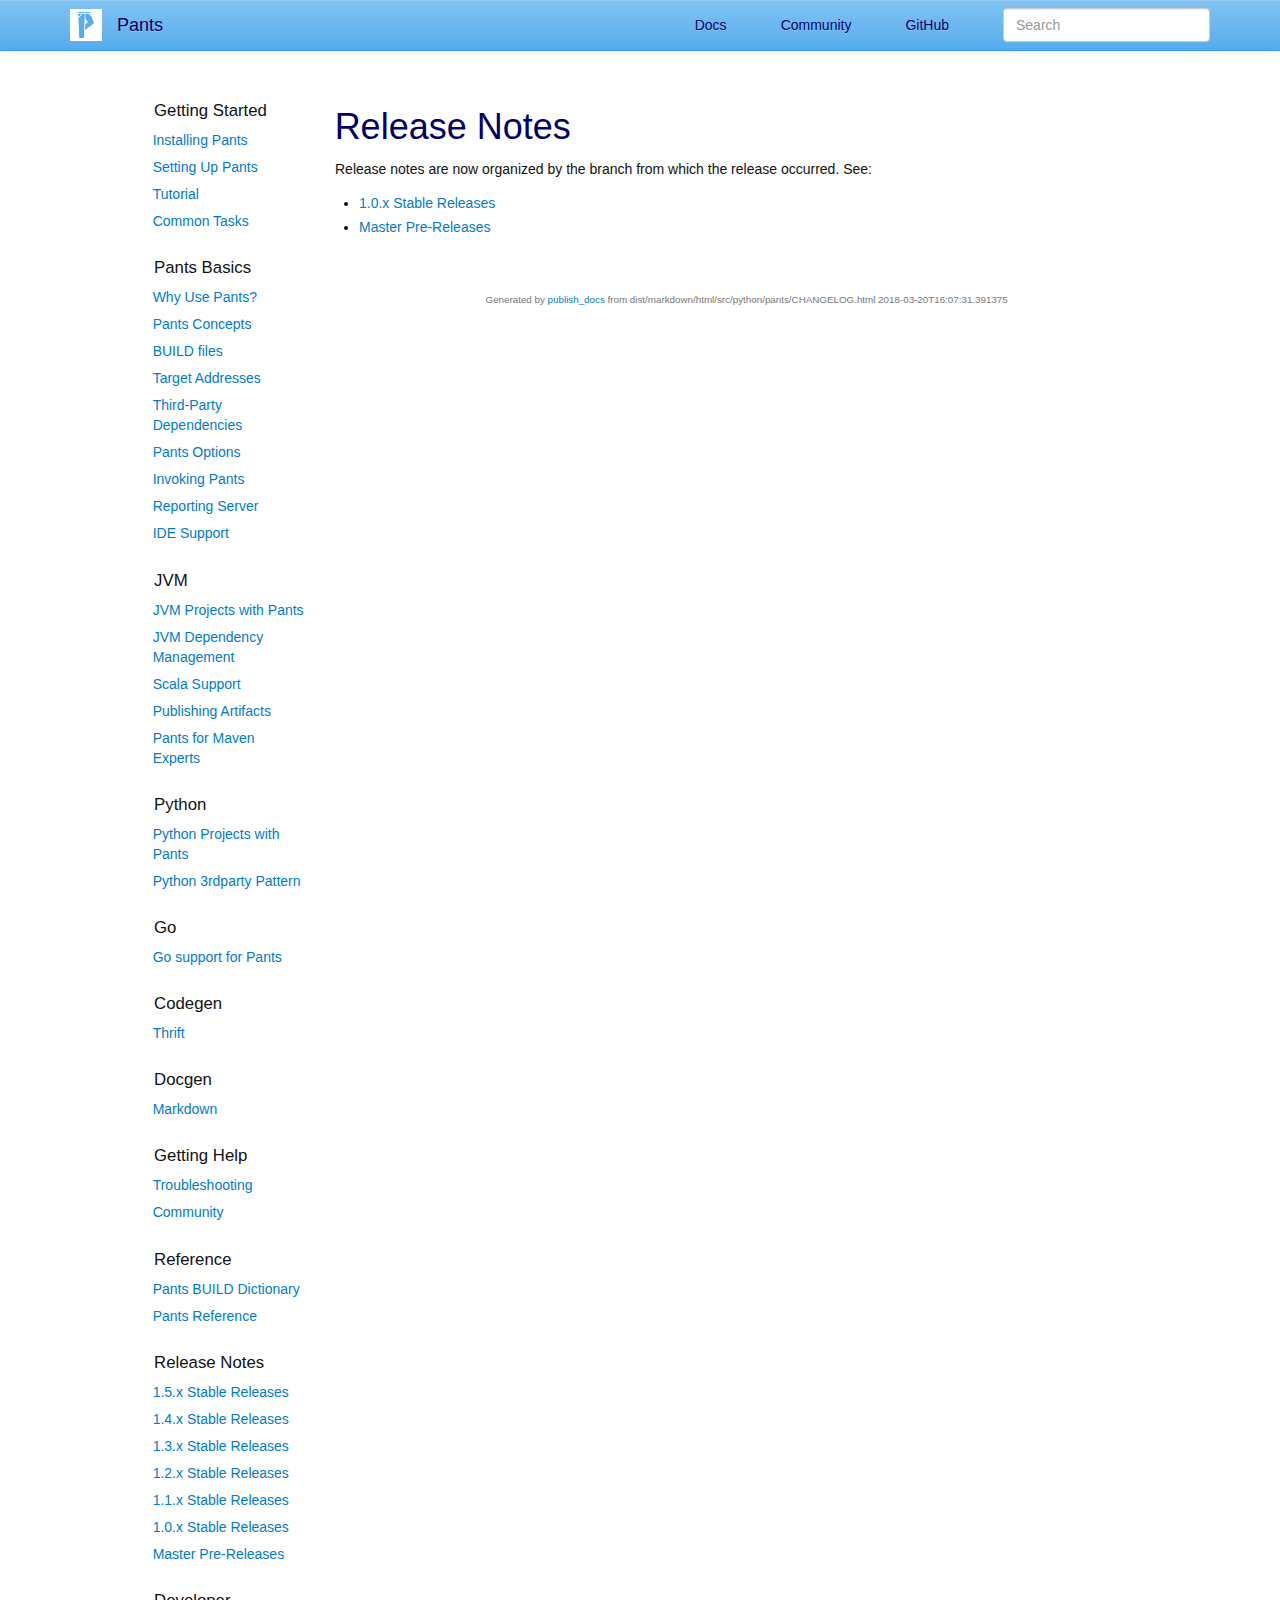
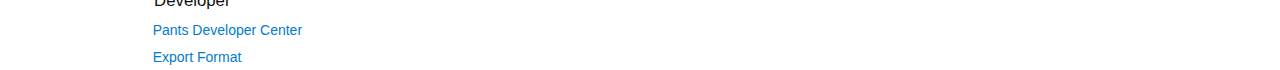
<file: docsite/changelog.html>
<!DOCTYPE html>
<html lang="en">

<!--
  Copyright 2014 Pants project contributors (see CONTRIBUTORS.md).
  Licensed under the Apache License, Version 2.0 (see LICENSE).
-->

<head>
  <meta charset="utf-8"/>
  <title>Release Notes</title>
  <meta name="viewport" content="width=device-width, initial-scale=1.0">
  <link rel="shortcut icon" href="pants-logo.ico">
  <!-- In case this is a "test publish", tell search engines where real version lives: -->
  <link rel="canonical" href="http://pantsbuild.org/changelog.html">

  <link rel="stylesheet" href="bootstrap-custom.min.css">
  <link rel="stylesheet" href="bootstrap-custom-theme.min.css">
  <link rel="stylesheet" href="docsite.css">
</head>

<body>

<div class="header">
  <nav class="navbar navbar-default navbar-static-top">
    <div class="container">
      <div class="navbar-header">
        <button type="button" class="navbar-toggle collapsed" data-toggle="collapse" data-target="#navbar" aria-expanded="false" aria-controls="navbar">
          <span class="sr-only">Toggle navigation</span>
          <span class="icon-bar"></span>
          <span class="icon-bar"></span>
          <span class="icon-bar"></span>
        </button>
        <a class="navbar-brand navbar-brand-img" href="index.html">
          <img src="pants-logo.ico" alt="[pantsbuild logo]">
        </a>
        <a class="navbar-brand" href="index.html">
          Pants
        </a>
      </div>
      <div id="navbar" class="navbar-collapse collapse">
        <ul class="nav navbar-nav navbar-right">
          <li><a href="/">Docs</a></li>
          <li><a href="community.html">Community</a></li>
          <li><a href="https://www.github.com/pantsbuild/pants">GitHub</a></li>
          <li>
            <form class="navbar-form navbar-left search" role="search" action="https://www.google.com/search">
              <div class="form-group">
                <input type="text" name="as_q" class="form-control query" placeholder="Search">
                <input name="as_sitesearch" value="pantsbuild.org" type="hidden">
              </div>
            </form>
          </li>
        </ul>
      </div><!--/.nav-collapse -->
    </div>
  </nav>
</div>

<div class="page">

  <div class="container-fluid">
    <div class="row">

      <div class="col-md-1">
      </div>

      <div class="col-md-2">
        <div class="site-toc">
          <ul>
                <li class="toc-h1 toc-heading">
                  Getting Started
                </li>
                <li class="toc-h1 toc-link ">
                  <a href="install.html">Installing Pants</a>
                </li>
                <li class="toc-h1 toc-link ">
                  <a href="setup_repo.html">Setting Up Pants</a>
                </li>
                <li class="toc-h1 toc-link ">
                  <a href="first_tutorial.html">Tutorial</a>
                </li>
                <li class="toc-h1 toc-link ">
                  <a href="common_tasks.html">Common Tasks</a>
                </li>
                <li class="toc-h1 toc-heading">
                  Pants Basics
                </li>
                <li class="toc-h1 toc-link ">
                  <a href="why_use_pants.html">Why Use Pants?</a>
                </li>
                <li class="toc-h1 toc-link ">
                  <a href="first_concepts.html">Pants Concepts</a>
                </li>
                <li class="toc-h1 toc-link ">
                  <a href="build_files.html">BUILD files</a>
                </li>
                <li class="toc-h1 toc-link ">
                  <a href="target_addresses.html">Target Addresses</a>
                </li>
                <li class="toc-h1 toc-link ">
                  <a href="3rdparty.html">Third-Party Dependencies</a>
                </li>
                <li class="toc-h1 toc-link ">
                  <a href="options.html">Pants Options</a>
                </li>
                <li class="toc-h1 toc-link ">
                  <a href="invoking.html">Invoking Pants</a>
                </li>
                <li class="toc-h1 toc-link ">
                  <a href="reporting_server.html">Reporting Server</a>
                </li>
                <li class="toc-h1 toc-link ">
                  <a href="ide_support.html">IDE Support</a>
                </li>
                <li class="toc-h1 toc-heading">
                  JVM
                </li>
                <li class="toc-h1 toc-link ">
                  <a href="jvm_projects.html">JVM Projects with Pants</a>
                </li>
                <li class="toc-h1 toc-link ">
                  <a href="3rdparty_jvm.html">JVM Dependency Management</a>
                </li>
                <li class="toc-h1 toc-link ">
                  <a href="scala.html">Scala Support</a>
                </li>
                <li class="toc-h1 toc-link ">
                  <a href="publish.html">Publishing Artifacts</a>
                </li>
                <li class="toc-h1 toc-link ">
                  <a href="from_maven.html">Pants for Maven Experts</a>
                </li>
                <li class="toc-h1 toc-heading">
                  Python
                </li>
                <li class="toc-h1 toc-link ">
                  <a href="python_readme.html">Python Projects with Pants</a>
                </li>
                <li class="toc-h1 toc-link ">
                  <a href="3rdparty_py.html">Python 3rdparty Pattern</a>
                </li>
                <li class="toc-h1 toc-heading">
                  Go
                </li>
                <li class="toc-h1 toc-link ">
                  <a href="go_readme.html">Go support for Pants</a>
                </li>
                <li class="toc-h1 toc-heading">
                  Codegen
                </li>
                <li class="toc-h1 toc-link ">
                  <a href="thrift_deps.html">Thrift</a>
                </li>
                <li class="toc-h1 toc-heading">
                  Docgen
                </li>
                <li class="toc-h1 toc-link ">
                  <a href="page.html">Markdown</a>
                </li>
                <li class="toc-h1 toc-heading">
                  Getting Help
                </li>
                <li class="toc-h1 toc-link ">
                  <a href="tshoot.html">Troubleshooting</a>
                </li>
                <li class="toc-h1 toc-link ">
                  <a href="community.html">Community</a>
                </li>
                <li class="toc-h1 toc-heading">
                  Reference
                </li>
                <li class="toc-h1 toc-link ">
                  <a href="build_dictionary.html">Pants BUILD Dictionary</a>
                </li>
                <li class="toc-h1 toc-link ">
                  <a href="options_reference.html">Pants Reference</a>
                </li>
                <li class="toc-h1 toc-heading">
                  Release Notes
                </li>
                <li class="toc-h1 toc-link ">
                  <a href="notes-1.5.x.html">1.5.x Stable Releases</a>
                </li>
                <li class="toc-h1 toc-link ">
                  <a href="notes-1.4.x.html">1.4.x Stable Releases</a>
                </li>
                <li class="toc-h1 toc-link ">
                  <a href="notes-1.3.x.html">1.3.x Stable Releases</a>
                </li>
                <li class="toc-h1 toc-link ">
                  <a href="notes-1.2.x.html">1.2.x Stable Releases</a>
                </li>
                <li class="toc-h1 toc-link ">
                  <a href="notes-1.1.x.html">1.1.x Stable Releases</a>
                </li>
                <li class="toc-h1 toc-link ">
                  <a href="notes-1.0.x.html">1.0.x Stable Releases</a>
                </li>
                <li class="toc-h1 toc-link ">
                  <a href="notes-master.html">Master Pre-Releases</a>
                </li>
                <li class="toc-h1 toc-heading">
                  Developer
                </li>
                <li class="toc-h1 toc-link ">
                  <a href="dev.html">Pants Developer Center</a>
                </li>
                <li class="toc-h1 toc-link ">
                  <a href="export.html">Export Format</a>
                </li>
          </ul>
        </div> <!-- site-toc -->
      </div>

      <div class="col-md-8">
        <div class="content">

          <div class="mainflow">

            <!-- main content start -->
            <!-- generated by pants! -->
<style>
.codehilite .hll { background-color: #ffffcc }
.codehilite  { background: #f0f0f0; }
.codehilite .c { color: #60a0b0; font-style: italic } /* Comment */
.codehilite .err { border: 1px solid #FF0000 } /* Error */
.codehilite .k { color: #007020; font-weight: bold } /* Keyword */
.codehilite .o { color: #666666 } /* Operator */
.codehilite .cm { color: #60a0b0; font-style: italic } /* Comment.Multiline */
.codehilite .cp { color: #007020 } /* Comment.Preproc */
.codehilite .c1 { color: #60a0b0; font-style: italic } /* Comment.Single */
.codehilite .cs { color: #60a0b0; background-color: #fff0f0 } /* Comment.Special */
.codehilite .gd { color: #A00000 } /* Generic.Deleted */
.codehilite .ge { font-style: italic } /* Generic.Emph */
.codehilite .gr { color: #FF0000 } /* Generic.Error */
.codehilite .gh { color: #000080; font-weight: bold } /* Generic.Heading */
.codehilite .gi { color: #00A000 } /* Generic.Inserted */
.codehilite .go { color: #808080 } /* Generic.Output */
.codehilite .gp { color: #c65d09; font-weight: bold } /* Generic.Prompt */
.codehilite .gs { font-weight: bold } /* Generic.Strong */
.codehilite .gu { color: #800080; font-weight: bold } /* Generic.Subheading */
.codehilite .gt { color: #0040D0 } /* Generic.Traceback */
.codehilite .kc { color: #007020; font-weight: bold } /* Keyword.Constant */
.codehilite .kd { color: #007020; font-weight: bold } /* Keyword.Declaration */
.codehilite .kn { color: #007020; font-weight: bold } /* Keyword.Namespace */
.codehilite .kp { color: #007020 } /* Keyword.Pseudo */
.codehilite .kr { color: #007020; font-weight: bold } /* Keyword.Reserved */
.codehilite .kt { color: #902000 } /* Keyword.Type */
.codehilite .m { color: #40a070 } /* Literal.Number */
.codehilite .s { color: #4070a0 } /* Literal.String */
.codehilite .na { color: #4070a0 } /* Name.Attribute */
.codehilite .nb { color: #007020 } /* Name.Builtin */
.codehilite .nc { color: #0e84b5; font-weight: bold } /* Name.Class */
.codehilite .no { color: #60add5 } /* Name.Constant */
.codehilite .nd { color: #555555; font-weight: bold } /* Name.Decorator */
.codehilite .ni { color: #d55537; font-weight: bold } /* Name.Entity */
.codehilite .ne { color: #007020 } /* Name.Exception */
.codehilite .nf { color: #06287e } /* Name.Function */
.codehilite .nl { color: #002070; font-weight: bold } /* Name.Label */
.codehilite .nn { color: #0e84b5; font-weight: bold } /* Name.Namespace */
.codehilite .nt { color: #062873; font-weight: bold } /* Name.Tag */
.codehilite .nv { color: #bb60d5 } /* Name.Variable */
.codehilite .ow { color: #007020; font-weight: bold } /* Operator.Word */
.codehilite .w { color: #bbbbbb } /* Text.Whitespace */
.codehilite .mf { color: #40a070 } /* Literal.Number.Float */
.codehilite .mh { color: #40a070 } /* Literal.Number.Hex */
.codehilite .mi { color: #40a070 } /* Literal.Number.Integer */
.codehilite .mo { color: #40a070 } /* Literal.Number.Oct */
.codehilite .sb { color: #4070a0 } /* Literal.String.Backtick */
.codehilite .sc { color: #4070a0 } /* Literal.String.Char */
.codehilite .sd { color: #4070a0; font-style: italic } /* Literal.String.Doc */
.codehilite .s2 { color: #4070a0 } /* Literal.String.Double */
.codehilite .se { color: #4070a0; font-weight: bold } /* Literal.String.Escape */
.codehilite .sh { color: #4070a0 } /* Literal.String.Heredoc */
.codehilite .si { color: #70a0d0; font-style: italic } /* Literal.String.Interpol */
.codehilite .sx { color: #c65d09 } /* Literal.String.Other */
.codehilite .sr { color: #235388 } /* Literal.String.Regex */
.codehilite .s1 { color: #4070a0 } /* Literal.String.Single */
.codehilite .ss { color: #517918 } /* Literal.String.Symbol */
.codehilite .bp { color: #007020 } /* Name.Builtin.Pseudo */
.codehilite .vc { color: #bb60d5 } /* Name.Variable.Class */
.codehilite .vg { color: #bb60d5 } /* Name.Variable.Global */
.codehilite .vi { color: #bb60d5 } /* Name.Variable.Instance */
.codehilite .il { color: #40a070 } /* Literal.Number.Integer.Long */
</style>
<h1 id="release-notes">Release Notes</h1>
<p>Release notes are now organized by the branch from which the release occurred. See:</p>
<ul>
<li><a href="notes-1.0.x.html">1.0.x Stable Releases</a></li>
<li><a href="notes-master.html">Master Pre-Releases</a></li>
</ul>

            <!-- main content end -->

            <div class="generated">
              Generated by <a href="docs.html">publish_docs</a>
              from dist/markdown/html/src/python/pants/CHANGELOG.html 2018-03-20T16:07:31.391375
            </div>

          </div> <!-- mainflow -->

        </div> <!-- content -->

      </div>

      <div class="col-md-1">
      </div>

    </div> <!-- row -->
  </div> <!-- container-fluid -->

</div> <!-- page -->

<script src="https://code.jquery.com/jquery-2.2.3.min.js" integrity="sha384-I6F5OKECLVtK/BL+8iSLDEHowSAfUo76ZL9+kGAgTRdiByINKJaqTPH/QVNS1VDb" crossorigin="anonymous"></script>
<script src="bootstrap-custom.min.js"></script>
<script>
  (function(i,s,o,g,r,a,m){i['GoogleAnalyticsObject']=r;i[r]=i[r]||function(){
        (i[r].q=i[r].q||[]).push(arguments)},i[r].l=1*new Date();a=s.createElement(o),
      m=s.getElementsByTagName(o)[0];a.async=1;a.src=g;m.parentNode.insertBefore(a,m)
  })(window,document,'script','https://www.google-analytics.com/analytics.js','ga');

  ga('create', 'UA-78111411-1', 'auto');
  ga('send', 'pageview');
</script>
</body>
</html>
</file>
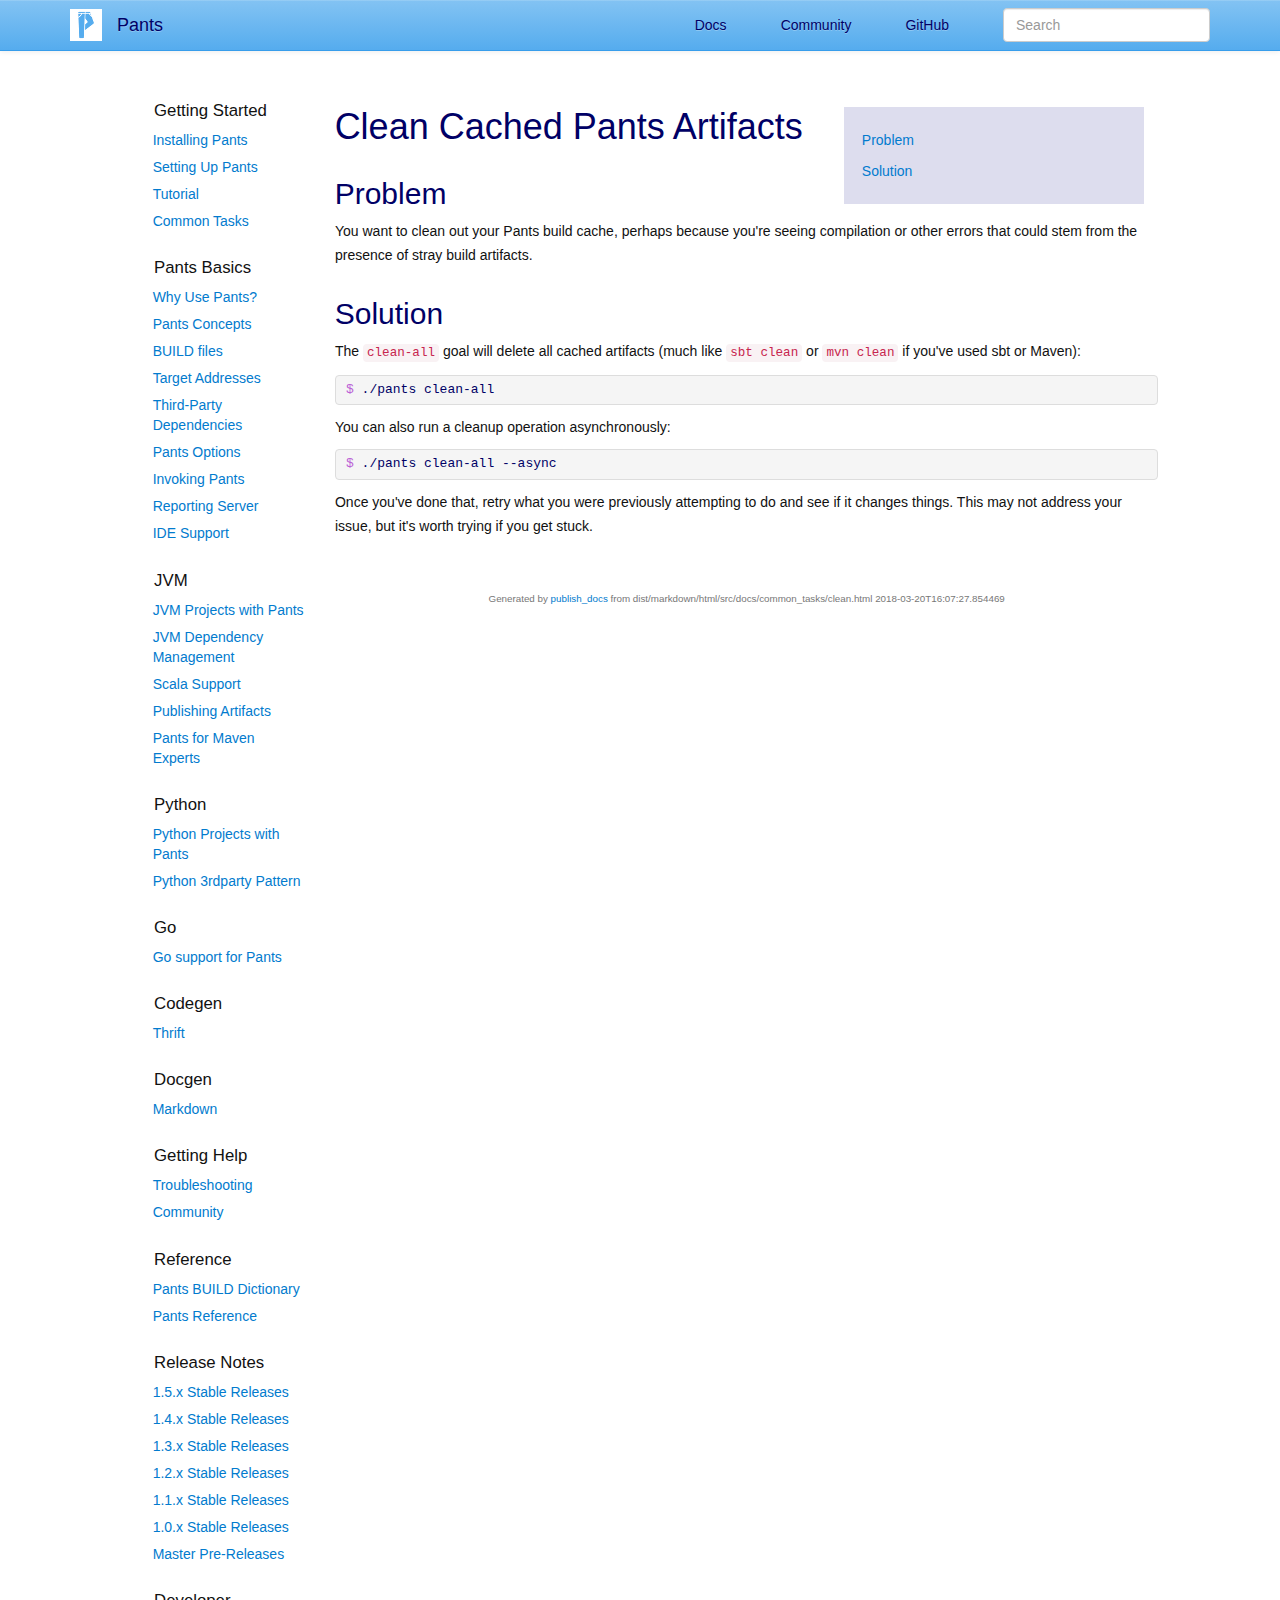
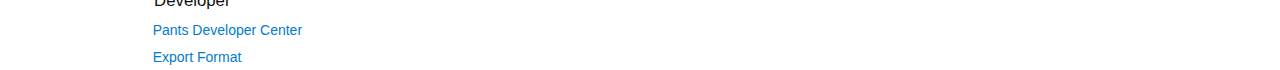
<file: docsite/clean.html>
<!DOCTYPE html>
<html lang="en">

<!--
  Copyright 2014 Pants project contributors (see CONTRIBUTORS.md).
  Licensed under the Apache License, Version 2.0 (see LICENSE).
-->

<head>
  <meta charset="utf-8"/>
  <title>Clean Cached Pants Artifacts</title>
  <meta name="viewport" content="width=device-width, initial-scale=1.0">
  <link rel="shortcut icon" href="pants-logo.ico">
  <!-- In case this is a "test publish", tell search engines where real version lives: -->
  <link rel="canonical" href="http://pantsbuild.org/clean.html">

  <link rel="stylesheet" href="bootstrap-custom.min.css">
  <link rel="stylesheet" href="bootstrap-custom-theme.min.css">
  <link rel="stylesheet" href="docsite.css">
</head>

<body>

<div class="header">
  <nav class="navbar navbar-default navbar-static-top">
    <div class="container">
      <div class="navbar-header">
        <button type="button" class="navbar-toggle collapsed" data-toggle="collapse" data-target="#navbar" aria-expanded="false" aria-controls="navbar">
          <span class="sr-only">Toggle navigation</span>
          <span class="icon-bar"></span>
          <span class="icon-bar"></span>
          <span class="icon-bar"></span>
        </button>
        <a class="navbar-brand navbar-brand-img" href="index.html">
          <img src="pants-logo.ico" alt="[pantsbuild logo]">
        </a>
        <a class="navbar-brand" href="index.html">
          Pants
        </a>
      </div>
      <div id="navbar" class="navbar-collapse collapse">
        <ul class="nav navbar-nav navbar-right">
          <li><a href="/">Docs</a></li>
          <li><a href="community.html">Community</a></li>
          <li><a href="https://www.github.com/pantsbuild/pants">GitHub</a></li>
          <li>
            <form class="navbar-form navbar-left search" role="search" action="https://www.google.com/search">
              <div class="form-group">
                <input type="text" name="as_q" class="form-control query" placeholder="Search">
                <input name="as_sitesearch" value="pantsbuild.org" type="hidden">
              </div>
            </form>
          </li>
        </ul>
      </div><!--/.nav-collapse -->
    </div>
  </nav>
</div>

<div class="page">

  <div class="container-fluid">
    <div class="row">

      <div class="col-md-1">
      </div>

      <div class="col-md-2">
        <div class="site-toc">
          <ul>
                <li class="toc-h1 toc-heading">
                  Getting Started
                </li>
                <li class="toc-h1 toc-link ">
                  <a href="install.html">Installing Pants</a>
                </li>
                <li class="toc-h1 toc-link ">
                  <a href="setup_repo.html">Setting Up Pants</a>
                </li>
                <li class="toc-h1 toc-link ">
                  <a href="first_tutorial.html">Tutorial</a>
                </li>
                <li class="toc-h1 toc-link ">
                  <a href="common_tasks.html">Common Tasks</a>
                </li>
                <li class="toc-h1 toc-heading">
                  Pants Basics
                </li>
                <li class="toc-h1 toc-link ">
                  <a href="why_use_pants.html">Why Use Pants?</a>
                </li>
                <li class="toc-h1 toc-link ">
                  <a href="first_concepts.html">Pants Concepts</a>
                </li>
                <li class="toc-h1 toc-link ">
                  <a href="build_files.html">BUILD files</a>
                </li>
                <li class="toc-h1 toc-link ">
                  <a href="target_addresses.html">Target Addresses</a>
                </li>
                <li class="toc-h1 toc-link ">
                  <a href="3rdparty.html">Third-Party Dependencies</a>
                </li>
                <li class="toc-h1 toc-link ">
                  <a href="options.html">Pants Options</a>
                </li>
                <li class="toc-h1 toc-link ">
                  <a href="invoking.html">Invoking Pants</a>
                </li>
                <li class="toc-h1 toc-link ">
                  <a href="reporting_server.html">Reporting Server</a>
                </li>
                <li class="toc-h1 toc-link ">
                  <a href="ide_support.html">IDE Support</a>
                </li>
                <li class="toc-h1 toc-heading">
                  JVM
                </li>
                <li class="toc-h1 toc-link ">
                  <a href="jvm_projects.html">JVM Projects with Pants</a>
                </li>
                <li class="toc-h1 toc-link ">
                  <a href="3rdparty_jvm.html">JVM Dependency Management</a>
                </li>
                <li class="toc-h1 toc-link ">
                  <a href="scala.html">Scala Support</a>
                </li>
                <li class="toc-h1 toc-link ">
                  <a href="publish.html">Publishing Artifacts</a>
                </li>
                <li class="toc-h1 toc-link ">
                  <a href="from_maven.html">Pants for Maven Experts</a>
                </li>
                <li class="toc-h1 toc-heading">
                  Python
                </li>
                <li class="toc-h1 toc-link ">
                  <a href="python_readme.html">Python Projects with Pants</a>
                </li>
                <li class="toc-h1 toc-link ">
                  <a href="3rdparty_py.html">Python 3rdparty Pattern</a>
                </li>
                <li class="toc-h1 toc-heading">
                  Go
                </li>
                <li class="toc-h1 toc-link ">
                  <a href="go_readme.html">Go support for Pants</a>
                </li>
                <li class="toc-h1 toc-heading">
                  Codegen
                </li>
                <li class="toc-h1 toc-link ">
                  <a href="thrift_deps.html">Thrift</a>
                </li>
                <li class="toc-h1 toc-heading">
                  Docgen
                </li>
                <li class="toc-h1 toc-link ">
                  <a href="page.html">Markdown</a>
                </li>
                <li class="toc-h1 toc-heading">
                  Getting Help
                </li>
                <li class="toc-h1 toc-link ">
                  <a href="tshoot.html">Troubleshooting</a>
                </li>
                <li class="toc-h1 toc-link ">
                  <a href="community.html">Community</a>
                </li>
                <li class="toc-h1 toc-heading">
                  Reference
                </li>
                <li class="toc-h1 toc-link ">
                  <a href="build_dictionary.html">Pants BUILD Dictionary</a>
                </li>
                <li class="toc-h1 toc-link ">
                  <a href="options_reference.html">Pants Reference</a>
                </li>
                <li class="toc-h1 toc-heading">
                  Release Notes
                </li>
                <li class="toc-h1 toc-link ">
                  <a href="notes-1.5.x.html">1.5.x Stable Releases</a>
                </li>
                <li class="toc-h1 toc-link ">
                  <a href="notes-1.4.x.html">1.4.x Stable Releases</a>
                </li>
                <li class="toc-h1 toc-link ">
                  <a href="notes-1.3.x.html">1.3.x Stable Releases</a>
                </li>
                <li class="toc-h1 toc-link ">
                  <a href="notes-1.2.x.html">1.2.x Stable Releases</a>
                </li>
                <li class="toc-h1 toc-link ">
                  <a href="notes-1.1.x.html">1.1.x Stable Releases</a>
                </li>
                <li class="toc-h1 toc-link ">
                  <a href="notes-1.0.x.html">1.0.x Stable Releases</a>
                </li>
                <li class="toc-h1 toc-link ">
                  <a href="notes-master.html">Master Pre-Releases</a>
                </li>
                <li class="toc-h1 toc-heading">
                  Developer
                </li>
                <li class="toc-h1 toc-link ">
                  <a href="dev.html">Pants Developer Center</a>
                </li>
                <li class="toc-h1 toc-link ">
                  <a href="export.html">Export Format</a>
                </li>
          </ul>
        </div> <!-- site-toc -->
      </div>

      <div class="col-md-8">
        <div class="content">

          <div class="mainflow">
              <nav class="pagetoc">
                <ul>
                    <li class="toc-h1"><a href="#problem">Problem</a></li>
                    <li class="toc-h1"><a href="#solution">Solution</a></li>
                </ul>
              </nav>

            <!-- main content start -->
            <!-- generated by pants! -->
<style>
.codehilite .hll { background-color: #ffffcc }
.codehilite  { background: #f0f0f0; }
.codehilite .c { color: #60a0b0; font-style: italic } /* Comment */
.codehilite .err { border: 1px solid #FF0000 } /* Error */
.codehilite .k { color: #007020; font-weight: bold } /* Keyword */
.codehilite .o { color: #666666 } /* Operator */
.codehilite .cm { color: #60a0b0; font-style: italic } /* Comment.Multiline */
.codehilite .cp { color: #007020 } /* Comment.Preproc */
.codehilite .c1 { color: #60a0b0; font-style: italic } /* Comment.Single */
.codehilite .cs { color: #60a0b0; background-color: #fff0f0 } /* Comment.Special */
.codehilite .gd { color: #A00000 } /* Generic.Deleted */
.codehilite .ge { font-style: italic } /* Generic.Emph */
.codehilite .gr { color: #FF0000 } /* Generic.Error */
.codehilite .gh { color: #000080; font-weight: bold } /* Generic.Heading */
.codehilite .gi { color: #00A000 } /* Generic.Inserted */
.codehilite .go { color: #808080 } /* Generic.Output */
.codehilite .gp { color: #c65d09; font-weight: bold } /* Generic.Prompt */
.codehilite .gs { font-weight: bold } /* Generic.Strong */
.codehilite .gu { color: #800080; font-weight: bold } /* Generic.Subheading */
.codehilite .gt { color: #0040D0 } /* Generic.Traceback */
.codehilite .kc { color: #007020; font-weight: bold } /* Keyword.Constant */
.codehilite .kd { color: #007020; font-weight: bold } /* Keyword.Declaration */
.codehilite .kn { color: #007020; font-weight: bold } /* Keyword.Namespace */
.codehilite .kp { color: #007020 } /* Keyword.Pseudo */
.codehilite .kr { color: #007020; font-weight: bold } /* Keyword.Reserved */
.codehilite .kt { color: #902000 } /* Keyword.Type */
.codehilite .m { color: #40a070 } /* Literal.Number */
.codehilite .s { color: #4070a0 } /* Literal.String */
.codehilite .na { color: #4070a0 } /* Name.Attribute */
.codehilite .nb { color: #007020 } /* Name.Builtin */
.codehilite .nc { color: #0e84b5; font-weight: bold } /* Name.Class */
.codehilite .no { color: #60add5 } /* Name.Constant */
.codehilite .nd { color: #555555; font-weight: bold } /* Name.Decorator */
.codehilite .ni { color: #d55537; font-weight: bold } /* Name.Entity */
.codehilite .ne { color: #007020 } /* Name.Exception */
.codehilite .nf { color: #06287e } /* Name.Function */
.codehilite .nl { color: #002070; font-weight: bold } /* Name.Label */
.codehilite .nn { color: #0e84b5; font-weight: bold } /* Name.Namespace */
.codehilite .nt { color: #062873; font-weight: bold } /* Name.Tag */
.codehilite .nv { color: #bb60d5 } /* Name.Variable */
.codehilite .ow { color: #007020; font-weight: bold } /* Operator.Word */
.codehilite .w { color: #bbbbbb } /* Text.Whitespace */
.codehilite .mf { color: #40a070 } /* Literal.Number.Float */
.codehilite .mh { color: #40a070 } /* Literal.Number.Hex */
.codehilite .mi { color: #40a070 } /* Literal.Number.Integer */
.codehilite .mo { color: #40a070 } /* Literal.Number.Oct */
.codehilite .sb { color: #4070a0 } /* Literal.String.Backtick */
.codehilite .sc { color: #4070a0 } /* Literal.String.Char */
.codehilite .sd { color: #4070a0; font-style: italic } /* Literal.String.Doc */
.codehilite .s2 { color: #4070a0 } /* Literal.String.Double */
.codehilite .se { color: #4070a0; font-weight: bold } /* Literal.String.Escape */
.codehilite .sh { color: #4070a0 } /* Literal.String.Heredoc */
.codehilite .si { color: #70a0d0; font-style: italic } /* Literal.String.Interpol */
.codehilite .sx { color: #c65d09 } /* Literal.String.Other */
.codehilite .sr { color: #235388 } /* Literal.String.Regex */
.codehilite .s1 { color: #4070a0 } /* Literal.String.Single */
.codehilite .ss { color: #517918 } /* Literal.String.Symbol */
.codehilite .bp { color: #007020 } /* Name.Builtin.Pseudo */
.codehilite .vc { color: #bb60d5 } /* Name.Variable.Class */
.codehilite .vg { color: #bb60d5 } /* Name.Variable.Global */
.codehilite .vi { color: #bb60d5 } /* Name.Variable.Instance */
.codehilite .il { color: #40a070 } /* Literal.Number.Integer.Long */
</style>
<h1 id="clean-cached-pants-artifacts">Clean Cached Pants Artifacts</h1>
<h2 id="problem">Problem</h2>
<p>You want to clean out your Pants build cache, perhaps because you're seeing compilation or other errors that could stem from the presence of stray build artifacts.</p>
<h2 id="solution">Solution</h2>
<p>The <code>clean-all</code> goal will delete all cached artifacts (much like <code>sbt clean</code> or <code>mvn clean</code> if you've used sbt or Maven):</p>
<div class="codehilite"><pre><span class="nv">$ </span>./pants clean-all
</pre></div>
<p>You can also run a cleanup operation asynchronously:</p>
<div class="codehilite"><pre><span class="nv">$ </span>./pants clean-all --async
</pre></div>
<p>Once you've done that, retry what you were previously attempting to do and see if it changes things. This may not address your issue, but it's worth trying if you get stuck.</p>

            <!-- main content end -->

            <div class="generated">
              Generated by <a href="docs.html">publish_docs</a>
              from dist/markdown/html/src/docs/common_tasks/clean.html 2018-03-20T16:07:27.854469
            </div>

          </div> <!-- mainflow -->

        </div> <!-- content -->

      </div>

      <div class="col-md-1">
      </div>

    </div> <!-- row -->
  </div> <!-- container-fluid -->

</div> <!-- page -->

<script src="https://code.jquery.com/jquery-2.2.3.min.js" integrity="sha384-I6F5OKECLVtK/BL+8iSLDEHowSAfUo76ZL9+kGAgTRdiByINKJaqTPH/QVNS1VDb" crossorigin="anonymous"></script>
<script src="bootstrap-custom.min.js"></script>
<script>
  (function(i,s,o,g,r,a,m){i['GoogleAnalyticsObject']=r;i[r]=i[r]||function(){
        (i[r].q=i[r].q||[]).push(arguments)},i[r].l=1*new Date();a=s.createElement(o),
      m=s.getElementsByTagName(o)[0];a.async=1;a.src=g;m.parentNode.insertBefore(a,m)
  })(window,document,'script','https://www.google-analytics.com/analytics.js','ga');

  ga('create', 'UA-78111411-1', 'auto');
  ga('send', 'pageview');
</script>
</body>
</html>
</file>
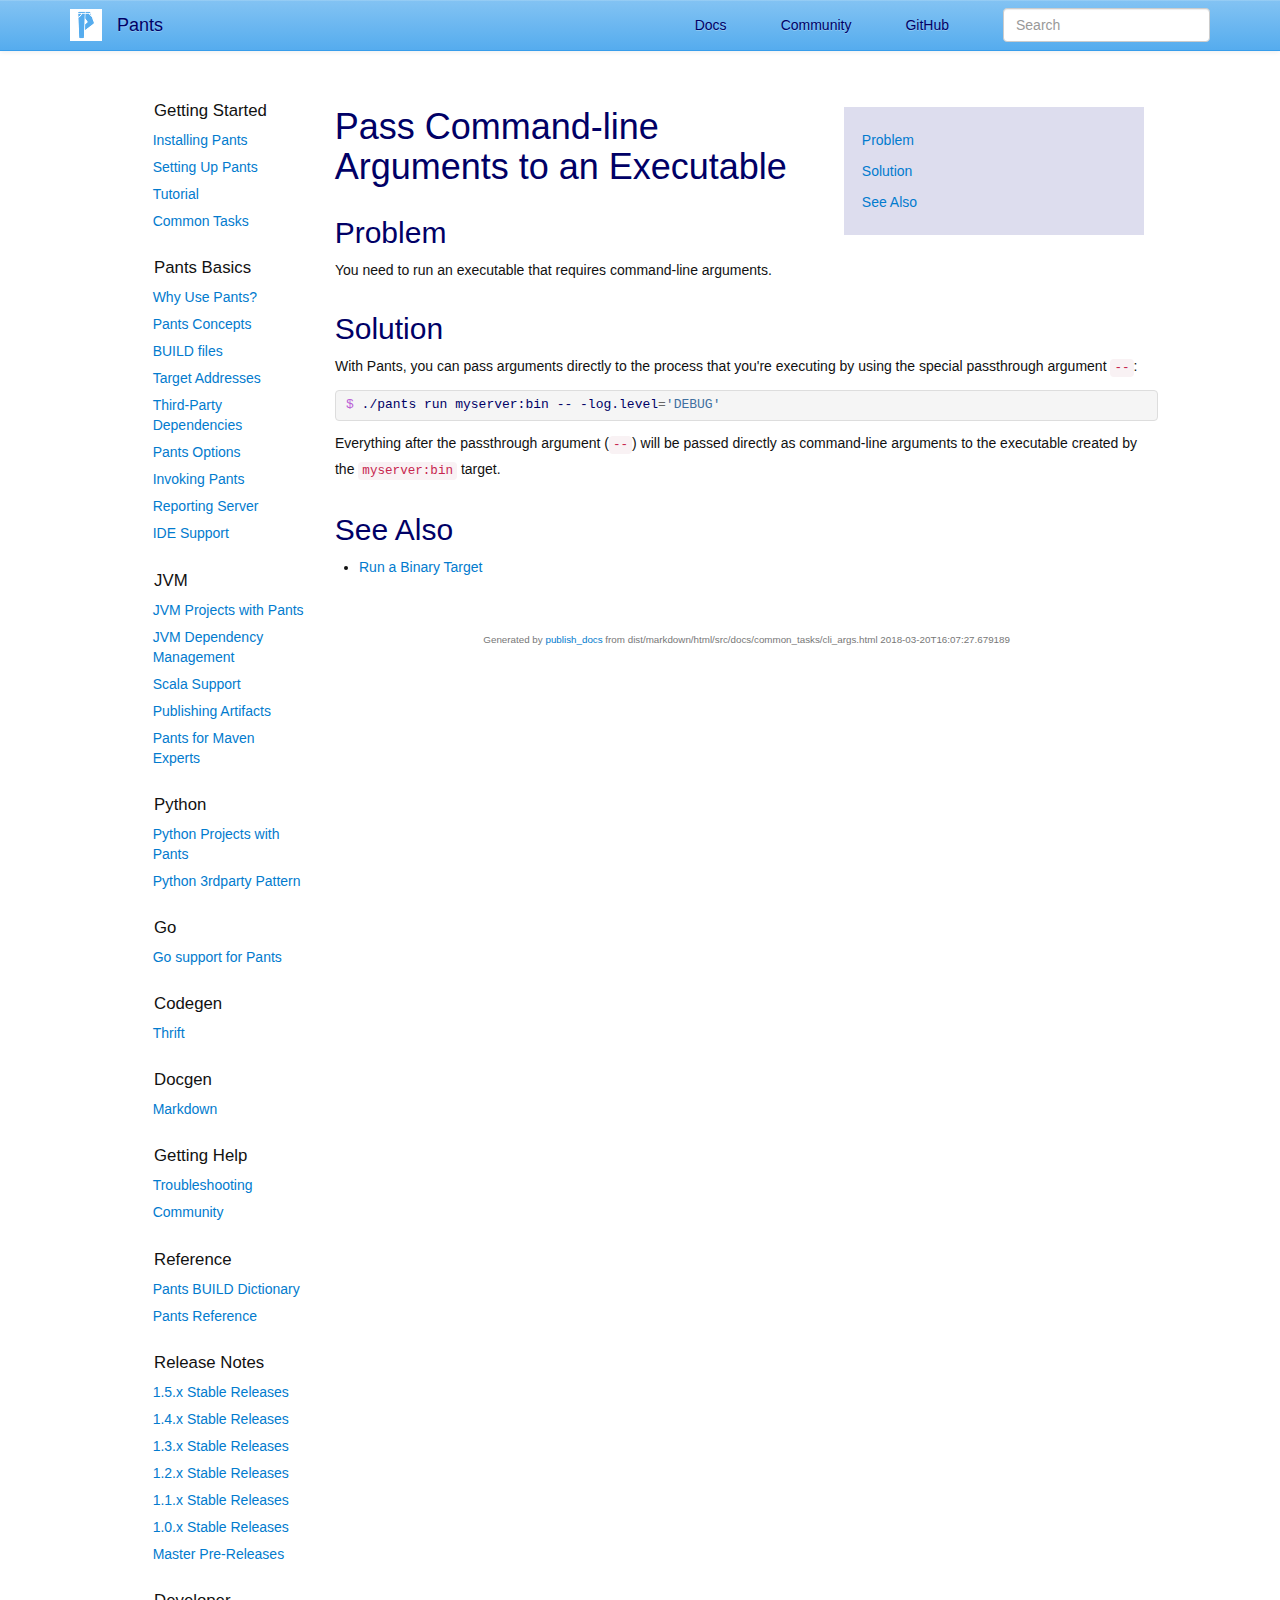
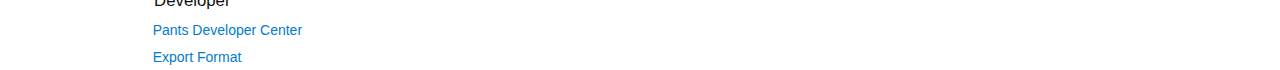
<file: docsite/cli_args.html>
<!DOCTYPE html>
<html lang="en">

<!--
  Copyright 2014 Pants project contributors (see CONTRIBUTORS.md).
  Licensed under the Apache License, Version 2.0 (see LICENSE).
-->

<head>
  <meta charset="utf-8"/>
  <title>Pass Command-line Arguments to an Executable</title>
  <meta name="viewport" content="width=device-width, initial-scale=1.0">
  <link rel="shortcut icon" href="pants-logo.ico">
  <!-- In case this is a "test publish", tell search engines where real version lives: -->
  <link rel="canonical" href="http://pantsbuild.org/cli_args.html">

  <link rel="stylesheet" href="bootstrap-custom.min.css">
  <link rel="stylesheet" href="bootstrap-custom-theme.min.css">
  <link rel="stylesheet" href="docsite.css">
</head>

<body>

<div class="header">
  <nav class="navbar navbar-default navbar-static-top">
    <div class="container">
      <div class="navbar-header">
        <button type="button" class="navbar-toggle collapsed" data-toggle="collapse" data-target="#navbar" aria-expanded="false" aria-controls="navbar">
          <span class="sr-only">Toggle navigation</span>
          <span class="icon-bar"></span>
          <span class="icon-bar"></span>
          <span class="icon-bar"></span>
        </button>
        <a class="navbar-brand navbar-brand-img" href="index.html">
          <img src="pants-logo.ico" alt="[pantsbuild logo]">
        </a>
        <a class="navbar-brand" href="index.html">
          Pants
        </a>
      </div>
      <div id="navbar" class="navbar-collapse collapse">
        <ul class="nav navbar-nav navbar-right">
          <li><a href="/">Docs</a></li>
          <li><a href="community.html">Community</a></li>
          <li><a href="https://www.github.com/pantsbuild/pants">GitHub</a></li>
          <li>
            <form class="navbar-form navbar-left search" role="search" action="https://www.google.com/search">
              <div class="form-group">
                <input type="text" name="as_q" class="form-control query" placeholder="Search">
                <input name="as_sitesearch" value="pantsbuild.org" type="hidden">
              </div>
            </form>
          </li>
        </ul>
      </div><!--/.nav-collapse -->
    </div>
  </nav>
</div>

<div class="page">

  <div class="container-fluid">
    <div class="row">

      <div class="col-md-1">
      </div>

      <div class="col-md-2">
        <div class="site-toc">
          <ul>
                <li class="toc-h1 toc-heading">
                  Getting Started
                </li>
                <li class="toc-h1 toc-link ">
                  <a href="install.html">Installing Pants</a>
                </li>
                <li class="toc-h1 toc-link ">
                  <a href="setup_repo.html">Setting Up Pants</a>
                </li>
                <li class="toc-h1 toc-link ">
                  <a href="first_tutorial.html">Tutorial</a>
                </li>
                <li class="toc-h1 toc-link ">
                  <a href="common_tasks.html">Common Tasks</a>
                </li>
                <li class="toc-h1 toc-heading">
                  Pants Basics
                </li>
                <li class="toc-h1 toc-link ">
                  <a href="why_use_pants.html">Why Use Pants?</a>
                </li>
                <li class="toc-h1 toc-link ">
                  <a href="first_concepts.html">Pants Concepts</a>
                </li>
                <li class="toc-h1 toc-link ">
                  <a href="build_files.html">BUILD files</a>
                </li>
                <li class="toc-h1 toc-link ">
                  <a href="target_addresses.html">Target Addresses</a>
                </li>
                <li class="toc-h1 toc-link ">
                  <a href="3rdparty.html">Third-Party Dependencies</a>
                </li>
                <li class="toc-h1 toc-link ">
                  <a href="options.html">Pants Options</a>
                </li>
                <li class="toc-h1 toc-link ">
                  <a href="invoking.html">Invoking Pants</a>
                </li>
                <li class="toc-h1 toc-link ">
                  <a href="reporting_server.html">Reporting Server</a>
                </li>
                <li class="toc-h1 toc-link ">
                  <a href="ide_support.html">IDE Support</a>
                </li>
                <li class="toc-h1 toc-heading">
                  JVM
                </li>
                <li class="toc-h1 toc-link ">
                  <a href="jvm_projects.html">JVM Projects with Pants</a>
                </li>
                <li class="toc-h1 toc-link ">
                  <a href="3rdparty_jvm.html">JVM Dependency Management</a>
                </li>
                <li class="toc-h1 toc-link ">
                  <a href="scala.html">Scala Support</a>
                </li>
                <li class="toc-h1 toc-link ">
                  <a href="publish.html">Publishing Artifacts</a>
                </li>
                <li class="toc-h1 toc-link ">
                  <a href="from_maven.html">Pants for Maven Experts</a>
                </li>
                <li class="toc-h1 toc-heading">
                  Python
                </li>
                <li class="toc-h1 toc-link ">
                  <a href="python_readme.html">Python Projects with Pants</a>
                </li>
                <li class="toc-h1 toc-link ">
                  <a href="3rdparty_py.html">Python 3rdparty Pattern</a>
                </li>
                <li class="toc-h1 toc-heading">
                  Go
                </li>
                <li class="toc-h1 toc-link ">
                  <a href="go_readme.html">Go support for Pants</a>
                </li>
                <li class="toc-h1 toc-heading">
                  Codegen
                </li>
                <li class="toc-h1 toc-link ">
                  <a href="thrift_deps.html">Thrift</a>
                </li>
                <li class="toc-h1 toc-heading">
                  Docgen
                </li>
                <li class="toc-h1 toc-link ">
                  <a href="page.html">Markdown</a>
                </li>
                <li class="toc-h1 toc-heading">
                  Getting Help
                </li>
                <li class="toc-h1 toc-link ">
                  <a href="tshoot.html">Troubleshooting</a>
                </li>
                <li class="toc-h1 toc-link ">
                  <a href="community.html">Community</a>
                </li>
                <li class="toc-h1 toc-heading">
                  Reference
                </li>
                <li class="toc-h1 toc-link ">
                  <a href="build_dictionary.html">Pants BUILD Dictionary</a>
                </li>
                <li class="toc-h1 toc-link ">
                  <a href="options_reference.html">Pants Reference</a>
                </li>
                <li class="toc-h1 toc-heading">
                  Release Notes
                </li>
                <li class="toc-h1 toc-link ">
                  <a href="notes-1.5.x.html">1.5.x Stable Releases</a>
                </li>
                <li class="toc-h1 toc-link ">
                  <a href="notes-1.4.x.html">1.4.x Stable Releases</a>
                </li>
                <li class="toc-h1 toc-link ">
                  <a href="notes-1.3.x.html">1.3.x Stable Releases</a>
                </li>
                <li class="toc-h1 toc-link ">
                  <a href="notes-1.2.x.html">1.2.x Stable Releases</a>
                </li>
                <li class="toc-h1 toc-link ">
                  <a href="notes-1.1.x.html">1.1.x Stable Releases</a>
                </li>
                <li class="toc-h1 toc-link ">
                  <a href="notes-1.0.x.html">1.0.x Stable Releases</a>
                </li>
                <li class="toc-h1 toc-link ">
                  <a href="notes-master.html">Master Pre-Releases</a>
                </li>
                <li class="toc-h1 toc-heading">
                  Developer
                </li>
                <li class="toc-h1 toc-link ">
                  <a href="dev.html">Pants Developer Center</a>
                </li>
                <li class="toc-h1 toc-link ">
                  <a href="export.html">Export Format</a>
                </li>
          </ul>
        </div> <!-- site-toc -->
      </div>

      <div class="col-md-8">
        <div class="content">

          <div class="mainflow">
              <nav class="pagetoc">
                <ul>
                    <li class="toc-h1"><a href="#problem">Problem</a></li>
                    <li class="toc-h1"><a href="#solution">Solution</a></li>
                    <li class="toc-h1"><a href="#see-also">See Also</a></li>
                </ul>
              </nav>

            <!-- main content start -->
            <!-- generated by pants! -->
<style>
.codehilite .hll { background-color: #ffffcc }
.codehilite  { background: #f0f0f0; }
.codehilite .c { color: #60a0b0; font-style: italic } /* Comment */
.codehilite .err { border: 1px solid #FF0000 } /* Error */
.codehilite .k { color: #007020; font-weight: bold } /* Keyword */
.codehilite .o { color: #666666 } /* Operator */
.codehilite .cm { color: #60a0b0; font-style: italic } /* Comment.Multiline */
.codehilite .cp { color: #007020 } /* Comment.Preproc */
.codehilite .c1 { color: #60a0b0; font-style: italic } /* Comment.Single */
.codehilite .cs { color: #60a0b0; background-color: #fff0f0 } /* Comment.Special */
.codehilite .gd { color: #A00000 } /* Generic.Deleted */
.codehilite .ge { font-style: italic } /* Generic.Emph */
.codehilite .gr { color: #FF0000 } /* Generic.Error */
.codehilite .gh { color: #000080; font-weight: bold } /* Generic.Heading */
.codehilite .gi { color: #00A000 } /* Generic.Inserted */
.codehilite .go { color: #808080 } /* Generic.Output */
.codehilite .gp { color: #c65d09; font-weight: bold } /* Generic.Prompt */
.codehilite .gs { font-weight: bold } /* Generic.Strong */
.codehilite .gu { color: #800080; font-weight: bold } /* Generic.Subheading */
.codehilite .gt { color: #0040D0 } /* Generic.Traceback */
.codehilite .kc { color: #007020; font-weight: bold } /* Keyword.Constant */
.codehilite .kd { color: #007020; font-weight: bold } /* Keyword.Declaration */
.codehilite .kn { color: #007020; font-weight: bold } /* Keyword.Namespace */
.codehilite .kp { color: #007020 } /* Keyword.Pseudo */
.codehilite .kr { color: #007020; font-weight: bold } /* Keyword.Reserved */
.codehilite .kt { color: #902000 } /* Keyword.Type */
.codehilite .m { color: #40a070 } /* Literal.Number */
.codehilite .s { color: #4070a0 } /* Literal.String */
.codehilite .na { color: #4070a0 } /* Name.Attribute */
.codehilite .nb { color: #007020 } /* Name.Builtin */
.codehilite .nc { color: #0e84b5; font-weight: bold } /* Name.Class */
.codehilite .no { color: #60add5 } /* Name.Constant */
.codehilite .nd { color: #555555; font-weight: bold } /* Name.Decorator */
.codehilite .ni { color: #d55537; font-weight: bold } /* Name.Entity */
.codehilite .ne { color: #007020 } /* Name.Exception */
.codehilite .nf { color: #06287e } /* Name.Function */
.codehilite .nl { color: #002070; font-weight: bold } /* Name.Label */
.codehilite .nn { color: #0e84b5; font-weight: bold } /* Name.Namespace */
.codehilite .nt { color: #062873; font-weight: bold } /* Name.Tag */
.codehilite .nv { color: #bb60d5 } /* Name.Variable */
.codehilite .ow { color: #007020; font-weight: bold } /* Operator.Word */
.codehilite .w { color: #bbbbbb } /* Text.Whitespace */
.codehilite .mf { color: #40a070 } /* Literal.Number.Float */
.codehilite .mh { color: #40a070 } /* Literal.Number.Hex */
.codehilite .mi { color: #40a070 } /* Literal.Number.Integer */
.codehilite .mo { color: #40a070 } /* Literal.Number.Oct */
.codehilite .sb { color: #4070a0 } /* Literal.String.Backtick */
.codehilite .sc { color: #4070a0 } /* Literal.String.Char */
.codehilite .sd { color: #4070a0; font-style: italic } /* Literal.String.Doc */
.codehilite .s2 { color: #4070a0 } /* Literal.String.Double */
.codehilite .se { color: #4070a0; font-weight: bold } /* Literal.String.Escape */
.codehilite .sh { color: #4070a0 } /* Literal.String.Heredoc */
.codehilite .si { color: #70a0d0; font-style: italic } /* Literal.String.Interpol */
.codehilite .sx { color: #c65d09 } /* Literal.String.Other */
.codehilite .sr { color: #235388 } /* Literal.String.Regex */
.codehilite .s1 { color: #4070a0 } /* Literal.String.Single */
.codehilite .ss { color: #517918 } /* Literal.String.Symbol */
.codehilite .bp { color: #007020 } /* Name.Builtin.Pseudo */
.codehilite .vc { color: #bb60d5 } /* Name.Variable.Class */
.codehilite .vg { color: #bb60d5 } /* Name.Variable.Global */
.codehilite .vi { color: #bb60d5 } /* Name.Variable.Instance */
.codehilite .il { color: #40a070 } /* Literal.Number.Integer.Long */
</style>
<h1 id="pass-command-line-arguments-to-an-executable">Pass Command-line Arguments to an Executable</h1>
<h2 id="problem">Problem</h2>
<p>You need to run an executable that requires command-line arguments.</p>
<h2 id="solution">Solution</h2>
<p>With Pants, you can pass arguments directly to the process that you're executing by using the special passthrough argument <code>--</code>: </p>
<div class="codehilite"><pre><span class="nv">$ </span>./pants run myserver:bin -- -log.level<span class="o">=</span><span class="s1">'DEBUG'</span>
</pre></div>
<p>Everything after the passthrough argument (<code>--</code>) will be passed directly as command-line arguments to the executable created by the <code>myserver:bin</code> target.</p>
<h2 id="see-also">See Also</h2>
<ul>
<li><a href="run.html">Run a Binary Target</a></li>
</ul>

            <!-- main content end -->

            <div class="generated">
              Generated by <a href="docs.html">publish_docs</a>
              from dist/markdown/html/src/docs/common_tasks/cli_args.html 2018-03-20T16:07:27.679189
            </div>

          </div> <!-- mainflow -->

        </div> <!-- content -->

      </div>

      <div class="col-md-1">
      </div>

    </div> <!-- row -->
  </div> <!-- container-fluid -->

</div> <!-- page -->

<script src="https://code.jquery.com/jquery-2.2.3.min.js" integrity="sha384-I6F5OKECLVtK/BL+8iSLDEHowSAfUo76ZL9+kGAgTRdiByINKJaqTPH/QVNS1VDb" crossorigin="anonymous"></script>
<script src="bootstrap-custom.min.js"></script>
<script>
  (function(i,s,o,g,r,a,m){i['GoogleAnalyticsObject']=r;i[r]=i[r]||function(){
        (i[r].q=i[r].q||[]).push(arguments)},i[r].l=1*new Date();a=s.createElement(o),
      m=s.getElementsByTagName(o)[0];a.async=1;a.src=g;m.parentNode.insertBefore(a,m)
  })(window,document,'script','https://www.google-analytics.com/analytics.js','ga');

  ga('create', 'UA-78111411-1', 'auto');
  ga('send', 'pageview');
</script>
</body>
</html>
</file>
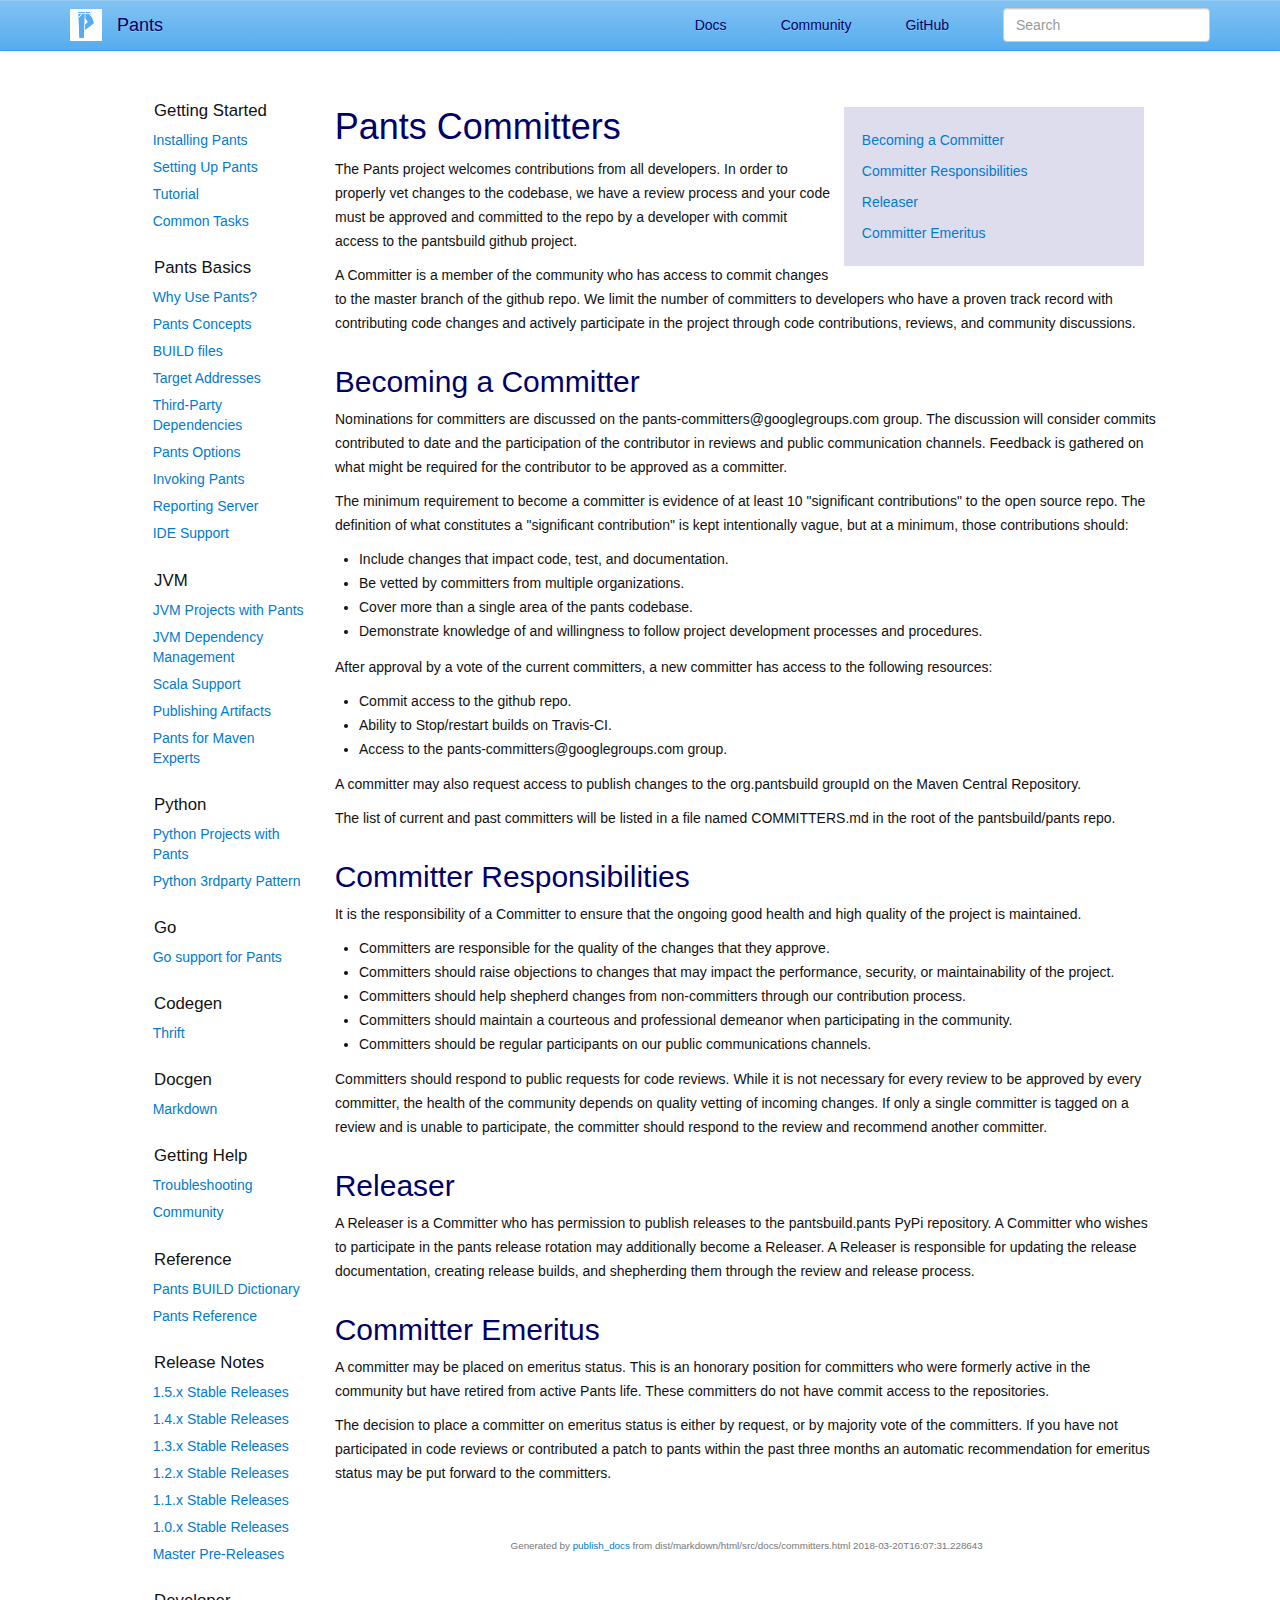
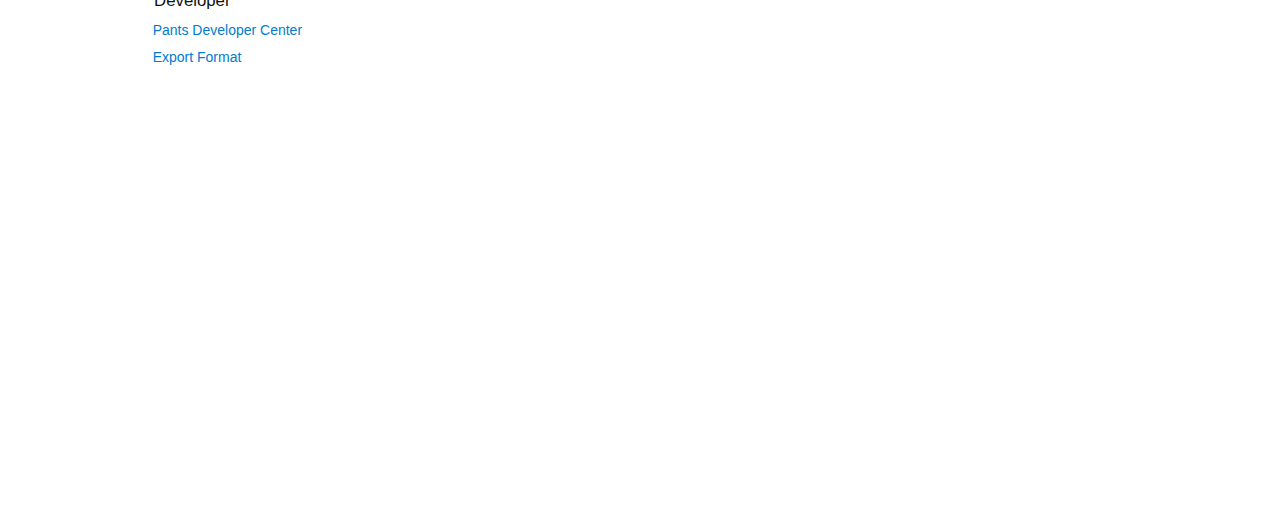
<file: docsite/committers.html>
<!DOCTYPE html>
<html lang="en">

<!--
  Copyright 2014 Pants project contributors (see CONTRIBUTORS.md).
  Licensed under the Apache License, Version 2.0 (see LICENSE).
-->

<head>
  <meta charset="utf-8"/>
  <title>Pants Committers</title>
  <meta name="viewport" content="width=device-width, initial-scale=1.0">
  <link rel="shortcut icon" href="pants-logo.ico">
  <!-- In case this is a "test publish", tell search engines where real version lives: -->
  <link rel="canonical" href="http://pantsbuild.org/committers.html">

  <link rel="stylesheet" href="bootstrap-custom.min.css">
  <link rel="stylesheet" href="bootstrap-custom-theme.min.css">
  <link rel="stylesheet" href="docsite.css">
</head>

<body>

<div class="header">
  <nav class="navbar navbar-default navbar-static-top">
    <div class="container">
      <div class="navbar-header">
        <button type="button" class="navbar-toggle collapsed" data-toggle="collapse" data-target="#navbar" aria-expanded="false" aria-controls="navbar">
          <span class="sr-only">Toggle navigation</span>
          <span class="icon-bar"></span>
          <span class="icon-bar"></span>
          <span class="icon-bar"></span>
        </button>
        <a class="navbar-brand navbar-brand-img" href="index.html">
          <img src="pants-logo.ico" alt="[pantsbuild logo]">
        </a>
        <a class="navbar-brand" href="index.html">
          Pants
        </a>
      </div>
      <div id="navbar" class="navbar-collapse collapse">
        <ul class="nav navbar-nav navbar-right">
          <li><a href="/">Docs</a></li>
          <li><a href="community.html">Community</a></li>
          <li><a href="https://www.github.com/pantsbuild/pants">GitHub</a></li>
          <li>
            <form class="navbar-form navbar-left search" role="search" action="https://www.google.com/search">
              <div class="form-group">
                <input type="text" name="as_q" class="form-control query" placeholder="Search">
                <input name="as_sitesearch" value="pantsbuild.org" type="hidden">
              </div>
            </form>
          </li>
        </ul>
      </div><!--/.nav-collapse -->
    </div>
  </nav>
</div>

<div class="page">

  <div class="container-fluid">
    <div class="row">

      <div class="col-md-1">
      </div>

      <div class="col-md-2">
        <div class="site-toc">
          <ul>
                <li class="toc-h1 toc-heading">
                  Getting Started
                </li>
                <li class="toc-h1 toc-link ">
                  <a href="install.html">Installing Pants</a>
                </li>
                <li class="toc-h1 toc-link ">
                  <a href="setup_repo.html">Setting Up Pants</a>
                </li>
                <li class="toc-h1 toc-link ">
                  <a href="first_tutorial.html">Tutorial</a>
                </li>
                <li class="toc-h1 toc-link ">
                  <a href="common_tasks.html">Common Tasks</a>
                </li>
                <li class="toc-h1 toc-heading">
                  Pants Basics
                </li>
                <li class="toc-h1 toc-link ">
                  <a href="why_use_pants.html">Why Use Pants?</a>
                </li>
                <li class="toc-h1 toc-link ">
                  <a href="first_concepts.html">Pants Concepts</a>
                </li>
                <li class="toc-h1 toc-link ">
                  <a href="build_files.html">BUILD files</a>
                </li>
                <li class="toc-h1 toc-link ">
                  <a href="target_addresses.html">Target Addresses</a>
                </li>
                <li class="toc-h1 toc-link ">
                  <a href="3rdparty.html">Third-Party Dependencies</a>
                </li>
                <li class="toc-h1 toc-link ">
                  <a href="options.html">Pants Options</a>
                </li>
                <li class="toc-h1 toc-link ">
                  <a href="invoking.html">Invoking Pants</a>
                </li>
                <li class="toc-h1 toc-link ">
                  <a href="reporting_server.html">Reporting Server</a>
                </li>
                <li class="toc-h1 toc-link ">
                  <a href="ide_support.html">IDE Support</a>
                </li>
                <li class="toc-h1 toc-heading">
                  JVM
                </li>
                <li class="toc-h1 toc-link ">
                  <a href="jvm_projects.html">JVM Projects with Pants</a>
                </li>
                <li class="toc-h1 toc-link ">
                  <a href="3rdparty_jvm.html">JVM Dependency Management</a>
                </li>
                <li class="toc-h1 toc-link ">
                  <a href="scala.html">Scala Support</a>
                </li>
                <li class="toc-h1 toc-link ">
                  <a href="publish.html">Publishing Artifacts</a>
                </li>
                <li class="toc-h1 toc-link ">
                  <a href="from_maven.html">Pants for Maven Experts</a>
                </li>
                <li class="toc-h1 toc-heading">
                  Python
                </li>
                <li class="toc-h1 toc-link ">
                  <a href="python_readme.html">Python Projects with Pants</a>
                </li>
                <li class="toc-h1 toc-link ">
                  <a href="3rdparty_py.html">Python 3rdparty Pattern</a>
                </li>
                <li class="toc-h1 toc-heading">
                  Go
                </li>
                <li class="toc-h1 toc-link ">
                  <a href="go_readme.html">Go support for Pants</a>
                </li>
                <li class="toc-h1 toc-heading">
                  Codegen
                </li>
                <li class="toc-h1 toc-link ">
                  <a href="thrift_deps.html">Thrift</a>
                </li>
                <li class="toc-h1 toc-heading">
                  Docgen
                </li>
                <li class="toc-h1 toc-link ">
                  <a href="page.html">Markdown</a>
                </li>
                <li class="toc-h1 toc-heading">
                  Getting Help
                </li>
                <li class="toc-h1 toc-link ">
                  <a href="tshoot.html">Troubleshooting</a>
                </li>
                <li class="toc-h1 toc-link ">
                  <a href="community.html">Community</a>
                </li>
                <li class="toc-h1 toc-heading">
                  Reference
                </li>
                <li class="toc-h1 toc-link ">
                  <a href="build_dictionary.html">Pants BUILD Dictionary</a>
                </li>
                <li class="toc-h1 toc-link ">
                  <a href="options_reference.html">Pants Reference</a>
                </li>
                <li class="toc-h1 toc-heading">
                  Release Notes
                </li>
                <li class="toc-h1 toc-link ">
                  <a href="notes-1.5.x.html">1.5.x Stable Releases</a>
                </li>
                <li class="toc-h1 toc-link ">
                  <a href="notes-1.4.x.html">1.4.x Stable Releases</a>
                </li>
                <li class="toc-h1 toc-link ">
                  <a href="notes-1.3.x.html">1.3.x Stable Releases</a>
                </li>
                <li class="toc-h1 toc-link ">
                  <a href="notes-1.2.x.html">1.2.x Stable Releases</a>
                </li>
                <li class="toc-h1 toc-link ">
                  <a href="notes-1.1.x.html">1.1.x Stable Releases</a>
                </li>
                <li class="toc-h1 toc-link ">
                  <a href="notes-1.0.x.html">1.0.x Stable Releases</a>
                </li>
                <li class="toc-h1 toc-link ">
                  <a href="notes-master.html">Master Pre-Releases</a>
                </li>
                <li class="toc-h1 toc-heading">
                  Developer
                </li>
                <li class="toc-h1 toc-link ">
                  <a href="dev.html">Pants Developer Center</a>
                </li>
                <li class="toc-h1 toc-link ">
                  <a href="export.html">Export Format</a>
                </li>
          </ul>
        </div> <!-- site-toc -->
      </div>

      <div class="col-md-8">
        <div class="content">

          <div class="mainflow">
              <nav class="pagetoc">
                <ul>
                    <li class="toc-h1"><a href="#becoming-a-committer">Becoming a Committer</a></li>
                    <li class="toc-h1"><a href="#committer-responsibilities">Committer Responsibilities</a></li>
                    <li class="toc-h1"><a href="#releaser">Releaser</a></li>
                    <li class="toc-h1"><a href="#committer-emeritus">Committer Emeritus</a></li>
                </ul>
              </nav>

            <!-- main content start -->
            <!-- generated by pants! -->
<style>
.codehilite .hll { background-color: #ffffcc }
.codehilite  { background: #f0f0f0; }
.codehilite .c { color: #60a0b0; font-style: italic } /* Comment */
.codehilite .err { border: 1px solid #FF0000 } /* Error */
.codehilite .k { color: #007020; font-weight: bold } /* Keyword */
.codehilite .o { color: #666666 } /* Operator */
.codehilite .cm { color: #60a0b0; font-style: italic } /* Comment.Multiline */
.codehilite .cp { color: #007020 } /* Comment.Preproc */
.codehilite .c1 { color: #60a0b0; font-style: italic } /* Comment.Single */
.codehilite .cs { color: #60a0b0; background-color: #fff0f0 } /* Comment.Special */
.codehilite .gd { color: #A00000 } /* Generic.Deleted */
.codehilite .ge { font-style: italic } /* Generic.Emph */
.codehilite .gr { color: #FF0000 } /* Generic.Error */
.codehilite .gh { color: #000080; font-weight: bold } /* Generic.Heading */
.codehilite .gi { color: #00A000 } /* Generic.Inserted */
.codehilite .go { color: #808080 } /* Generic.Output */
.codehilite .gp { color: #c65d09; font-weight: bold } /* Generic.Prompt */
.codehilite .gs { font-weight: bold } /* Generic.Strong */
.codehilite .gu { color: #800080; font-weight: bold } /* Generic.Subheading */
.codehilite .gt { color: #0040D0 } /* Generic.Traceback */
.codehilite .kc { color: #007020; font-weight: bold } /* Keyword.Constant */
.codehilite .kd { color: #007020; font-weight: bold } /* Keyword.Declaration */
.codehilite .kn { color: #007020; font-weight: bold } /* Keyword.Namespace */
.codehilite .kp { color: #007020 } /* Keyword.Pseudo */
.codehilite .kr { color: #007020; font-weight: bold } /* Keyword.Reserved */
.codehilite .kt { color: #902000 } /* Keyword.Type */
.codehilite .m { color: #40a070 } /* Literal.Number */
.codehilite .s { color: #4070a0 } /* Literal.String */
.codehilite .na { color: #4070a0 } /* Name.Attribute */
.codehilite .nb { color: #007020 } /* Name.Builtin */
.codehilite .nc { color: #0e84b5; font-weight: bold } /* Name.Class */
.codehilite .no { color: #60add5 } /* Name.Constant */
.codehilite .nd { color: #555555; font-weight: bold } /* Name.Decorator */
.codehilite .ni { color: #d55537; font-weight: bold } /* Name.Entity */
.codehilite .ne { color: #007020 } /* Name.Exception */
.codehilite .nf { color: #06287e } /* Name.Function */
.codehilite .nl { color: #002070; font-weight: bold } /* Name.Label */
.codehilite .nn { color: #0e84b5; font-weight: bold } /* Name.Namespace */
.codehilite .nt { color: #062873; font-weight: bold } /* Name.Tag */
.codehilite .nv { color: #bb60d5 } /* Name.Variable */
.codehilite .ow { color: #007020; font-weight: bold } /* Operator.Word */
.codehilite .w { color: #bbbbbb } /* Text.Whitespace */
.codehilite .mf { color: #40a070 } /* Literal.Number.Float */
.codehilite .mh { color: #40a070 } /* Literal.Number.Hex */
.codehilite .mi { color: #40a070 } /* Literal.Number.Integer */
.codehilite .mo { color: #40a070 } /* Literal.Number.Oct */
.codehilite .sb { color: #4070a0 } /* Literal.String.Backtick */
.codehilite .sc { color: #4070a0 } /* Literal.String.Char */
.codehilite .sd { color: #4070a0; font-style: italic } /* Literal.String.Doc */
.codehilite .s2 { color: #4070a0 } /* Literal.String.Double */
.codehilite .se { color: #4070a0; font-weight: bold } /* Literal.String.Escape */
.codehilite .sh { color: #4070a0 } /* Literal.String.Heredoc */
.codehilite .si { color: #70a0d0; font-style: italic } /* Literal.String.Interpol */
.codehilite .sx { color: #c65d09 } /* Literal.String.Other */
.codehilite .sr { color: #235388 } /* Literal.String.Regex */
.codehilite .s1 { color: #4070a0 } /* Literal.String.Single */
.codehilite .ss { color: #517918 } /* Literal.String.Symbol */
.codehilite .bp { color: #007020 } /* Name.Builtin.Pseudo */
.codehilite .vc { color: #bb60d5 } /* Name.Variable.Class */
.codehilite .vg { color: #bb60d5 } /* Name.Variable.Global */
.codehilite .vi { color: #bb60d5 } /* Name.Variable.Instance */
.codehilite .il { color: #40a070 } /* Literal.Number.Integer.Long */
</style>
<h1 id="pants-committers">Pants Committers</h1>
<p>The Pants project welcomes contributions from all developers.  In order to properly vet changes to the codebase, we have a review process and your code must be approved and committed to the repo by a developer with commit access to the pantsbuild github project.</p>
<p>A Committer is a member of the community who has access to commit changes to the master branch of the github repo.  We limit the number of committers to developers who have a proven track record with contributing code changes and actively participate in the project through code contributions, reviews, and community discussions.</p>
<h2 id="becoming-a-committer">Becoming a Committer</h2>
<p>Nominations for committers are discussed on the pants-committers@googlegroups.com group.  The discussion will consider commits contributed to date and the participation of the contributor in reviews and public communication channels.  Feedback is gathered on what might be required for the contributor to be approved as a committer.</p>
<p>The minimum requirement to become a committer is evidence of at least 10 "significant contributions" to the open source repo.  The definition of what constitutes a "significant contribution" is kept intentionally vague, but at a minimum, those contributions should:</p>
<ul>
<li>Include changes that impact code, test, and documentation.</li>
<li>Be vetted by committers from multiple organizations.</li>
<li>Cover more than a single area of the pants codebase.</li>
<li>Demonstrate knowledge of and willingness to follow project development processes and procedures.</li>
</ul>
<p>After approval by a vote of the current committers, a new committer has access to the following resources:</p>
<ul>
<li>Commit access to the github repo.</li>
<li>Ability to Stop/restart builds on Travis-CI.</li>
<li>Access to the pants-committers@googlegroups.com group.</li>
</ul>
<p>A committer may also request access to publish changes to the org.pantsbuild groupId on the Maven Central Repository.</p>
<p>The list of current and past committers will be listed in a file named COMMITTERS.md in the root of the pantsbuild/pants repo.</p>
<h2 id="committer-responsibilities">Committer Responsibilities</h2>
<p>It is the responsibility of a Committer to ensure that the ongoing good health and high quality of the project is maintained.</p>
<ul>
<li>Committers are responsible for the quality of the changes that they approve.</li>
<li>Committers should raise objections to changes that may impact the performance, security, or maintainability of the project.</li>
<li>Committers should help shepherd changes from non-committers through our contribution process.</li>
<li>Committers should maintain a courteous and professional demeanor when participating in the community.</li>
<li>Committers should be regular participants on our public communications channels.</li>
</ul>
<p>Committers should respond to public requests for code reviews.  While it is not necessary for every review to be approved by every committer, the health of the community depends on quality vetting of incoming changes.  If only a single committer is tagged on a review and is unable to participate, the committer should respond to the review and recommend another committer.</p>
<h2 id="releaser">Releaser</h2>
<p>A Releaser is a Committer who has permission to publish releases to the pantsbuild.pants PyPi repository.  A Committer who wishes to participate in the pants release rotation may additionally become a Releaser.   A Releaser is responsible for updating the release documentation, creating release builds, and shepherding them through the review and release process.</p>
<h2 id="committer-emeritus">Committer Emeritus</h2>
<p>A committer may be placed on emeritus status.  This is an honorary position for committers who were formerly active in the community but have retired from active Pants life.  These committers do not have commit access to the repositories.</p>
<p>The decision to place a committer on emeritus status is either by request, or by majority vote of the committers.  If you have not participated in code reviews or contributed a patch to pants within the past three months an automatic recommendation for emeritus status may be put forward to the committers.</p>

            <!-- main content end -->

            <div class="generated">
              Generated by <a href="docs.html">publish_docs</a>
              from dist/markdown/html/src/docs/committers.html 2018-03-20T16:07:31.228643
            </div>

          </div> <!-- mainflow -->

        </div> <!-- content -->

      </div>

      <div class="col-md-1">
      </div>

    </div> <!-- row -->
  </div> <!-- container-fluid -->

</div> <!-- page -->

<script src="https://code.jquery.com/jquery-2.2.3.min.js" integrity="sha384-I6F5OKECLVtK/BL+8iSLDEHowSAfUo76ZL9+kGAgTRdiByINKJaqTPH/QVNS1VDb" crossorigin="anonymous"></script>
<script src="bootstrap-custom.min.js"></script>
<script>
  (function(i,s,o,g,r,a,m){i['GoogleAnalyticsObject']=r;i[r]=i[r]||function(){
        (i[r].q=i[r].q||[]).push(arguments)},i[r].l=1*new Date();a=s.createElement(o),
      m=s.getElementsByTagName(o)[0];a.async=1;a.src=g;m.parentNode.insertBefore(a,m)
  })(window,document,'script','https://www.google-analytics.com/analytics.js','ga');

  ga('create', 'UA-78111411-1', 'auto');
  ga('send', 'pageview');
</script>
</body>
</html>
</file>
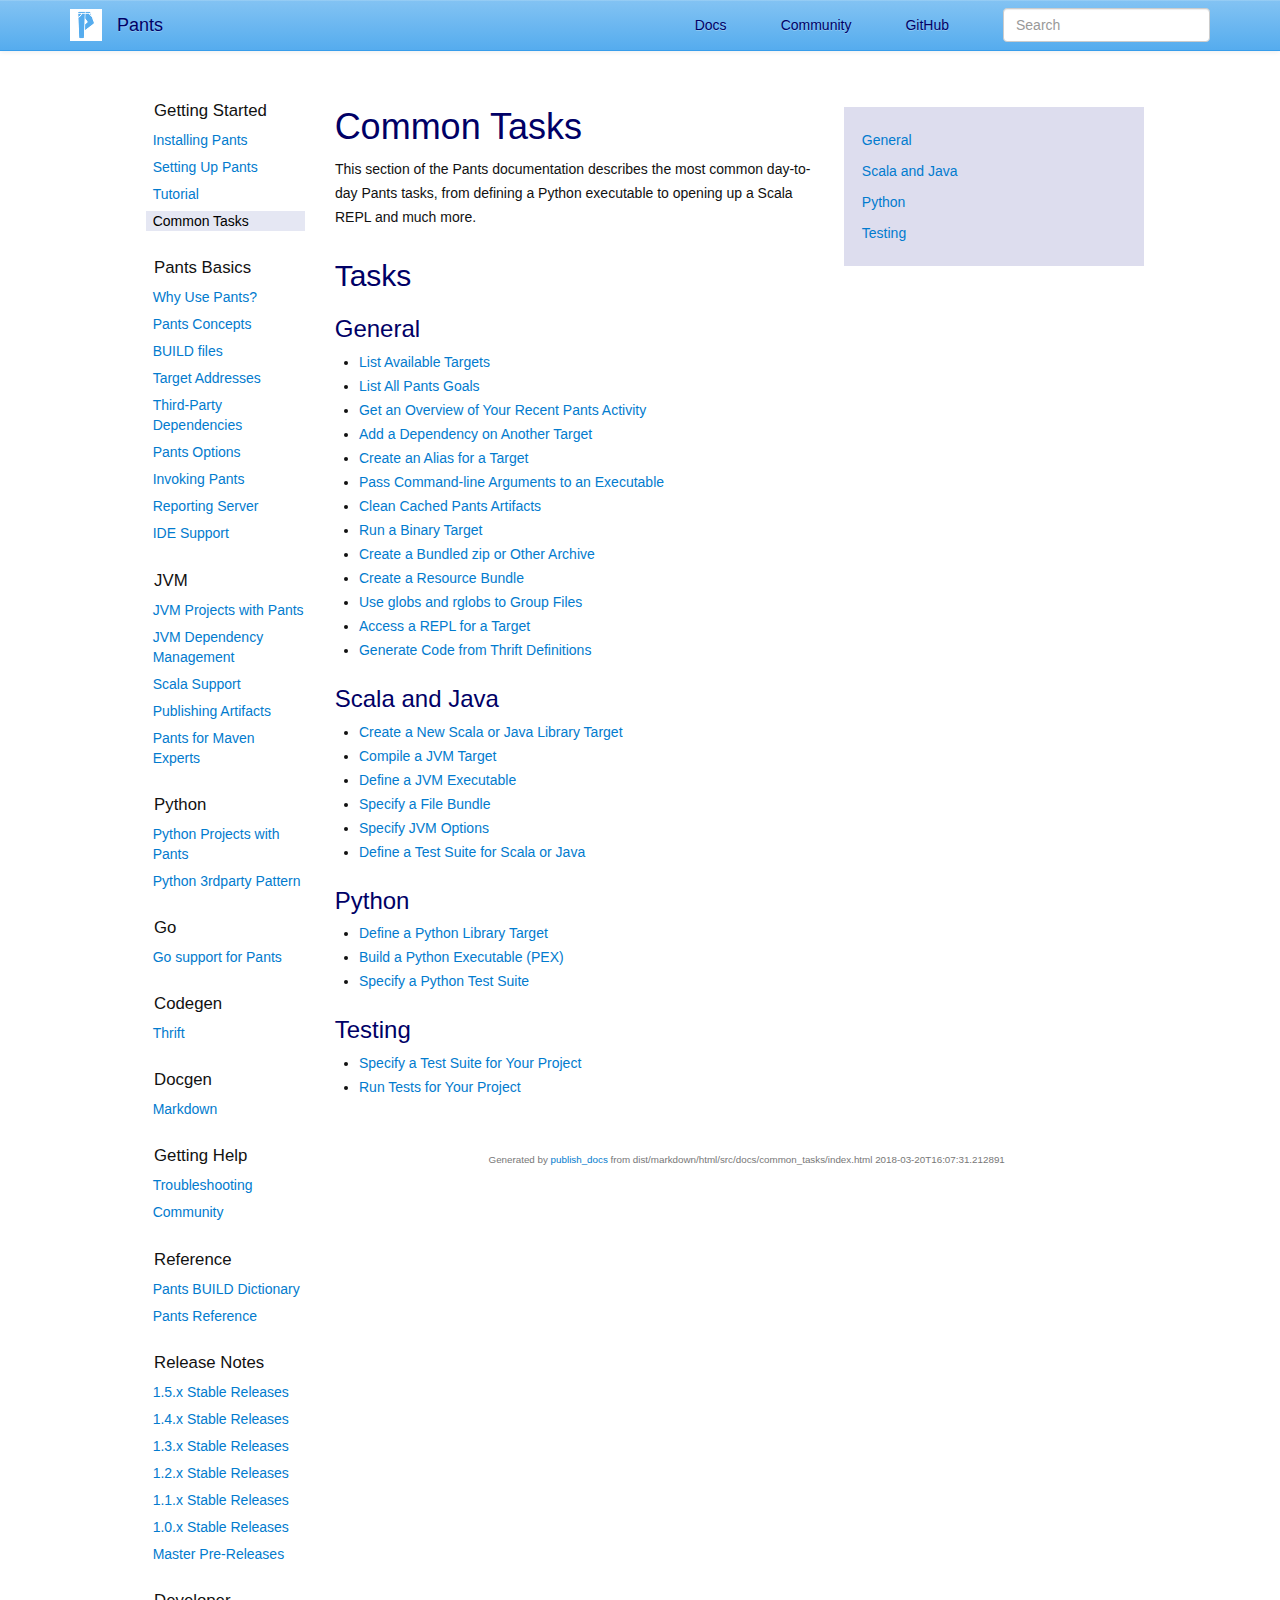
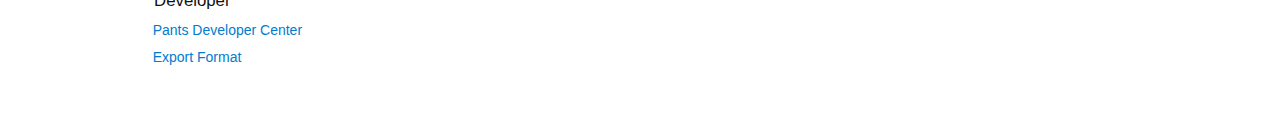
<file: docsite/common_tasks.html>
<!DOCTYPE html>
<html lang="en">

<!--
  Copyright 2014 Pants project contributors (see CONTRIBUTORS.md).
  Licensed under the Apache License, Version 2.0 (see LICENSE).
-->

<head>
  <meta charset="utf-8"/>
  <title>Common Tasks</title>
  <meta name="viewport" content="width=device-width, initial-scale=1.0">
  <link rel="shortcut icon" href="pants-logo.ico">
  <!-- In case this is a "test publish", tell search engines where real version lives: -->
  <link rel="canonical" href="http://pantsbuild.org/common_tasks.html">

  <link rel="stylesheet" href="bootstrap-custom.min.css">
  <link rel="stylesheet" href="bootstrap-custom-theme.min.css">
  <link rel="stylesheet" href="docsite.css">
</head>

<body>

<div class="header">
  <nav class="navbar navbar-default navbar-static-top">
    <div class="container">
      <div class="navbar-header">
        <button type="button" class="navbar-toggle collapsed" data-toggle="collapse" data-target="#navbar" aria-expanded="false" aria-controls="navbar">
          <span class="sr-only">Toggle navigation</span>
          <span class="icon-bar"></span>
          <span class="icon-bar"></span>
          <span class="icon-bar"></span>
        </button>
        <a class="navbar-brand navbar-brand-img" href="index.html">
          <img src="pants-logo.ico" alt="[pantsbuild logo]">
        </a>
        <a class="navbar-brand" href="index.html">
          Pants
        </a>
      </div>
      <div id="navbar" class="navbar-collapse collapse">
        <ul class="nav navbar-nav navbar-right">
          <li><a href="/">Docs</a></li>
          <li><a href="community.html">Community</a></li>
          <li><a href="https://www.github.com/pantsbuild/pants">GitHub</a></li>
          <li>
            <form class="navbar-form navbar-left search" role="search" action="https://www.google.com/search">
              <div class="form-group">
                <input type="text" name="as_q" class="form-control query" placeholder="Search">
                <input name="as_sitesearch" value="pantsbuild.org" type="hidden">
              </div>
            </form>
          </li>
        </ul>
      </div><!--/.nav-collapse -->
    </div>
  </nav>
</div>

<div class="page">

  <div class="container-fluid">
    <div class="row">

      <div class="col-md-1">
      </div>

      <div class="col-md-2">
        <div class="site-toc">
          <ul>
                <li class="toc-h1 toc-heading">
                  Getting Started
                </li>
                <li class="toc-h1 toc-link ">
                  <a href="install.html">Installing Pants</a>
                </li>
                <li class="toc-h1 toc-link ">
                  <a href="setup_repo.html">Setting Up Pants</a>
                </li>
                <li class="toc-h1 toc-link ">
                  <a href="first_tutorial.html">Tutorial</a>
                </li>
                <li class="toc-h1 toc-link toc-here">
                  Common Tasks
                </li>
                <li class="toc-h1 toc-heading">
                  Pants Basics
                </li>
                <li class="toc-h1 toc-link ">
                  <a href="why_use_pants.html">Why Use Pants?</a>
                </li>
                <li class="toc-h1 toc-link ">
                  <a href="first_concepts.html">Pants Concepts</a>
                </li>
                <li class="toc-h1 toc-link ">
                  <a href="build_files.html">BUILD files</a>
                </li>
                <li class="toc-h1 toc-link ">
                  <a href="target_addresses.html">Target Addresses</a>
                </li>
                <li class="toc-h1 toc-link ">
                  <a href="3rdparty.html">Third-Party Dependencies</a>
                </li>
                <li class="toc-h1 toc-link ">
                  <a href="options.html">Pants Options</a>
                </li>
                <li class="toc-h1 toc-link ">
                  <a href="invoking.html">Invoking Pants</a>
                </li>
                <li class="toc-h1 toc-link ">
                  <a href="reporting_server.html">Reporting Server</a>
                </li>
                <li class="toc-h1 toc-link ">
                  <a href="ide_support.html">IDE Support</a>
                </li>
                <li class="toc-h1 toc-heading">
                  JVM
                </li>
                <li class="toc-h1 toc-link ">
                  <a href="jvm_projects.html">JVM Projects with Pants</a>
                </li>
                <li class="toc-h1 toc-link ">
                  <a href="3rdparty_jvm.html">JVM Dependency Management</a>
                </li>
                <li class="toc-h1 toc-link ">
                  <a href="scala.html">Scala Support</a>
                </li>
                <li class="toc-h1 toc-link ">
                  <a href="publish.html">Publishing Artifacts</a>
                </li>
                <li class="toc-h1 toc-link ">
                  <a href="from_maven.html">Pants for Maven Experts</a>
                </li>
                <li class="toc-h1 toc-heading">
                  Python
                </li>
                <li class="toc-h1 toc-link ">
                  <a href="python_readme.html">Python Projects with Pants</a>
                </li>
                <li class="toc-h1 toc-link ">
                  <a href="3rdparty_py.html">Python 3rdparty Pattern</a>
                </li>
                <li class="toc-h1 toc-heading">
                  Go
                </li>
                <li class="toc-h1 toc-link ">
                  <a href="go_readme.html">Go support for Pants</a>
                </li>
                <li class="toc-h1 toc-heading">
                  Codegen
                </li>
                <li class="toc-h1 toc-link ">
                  <a href="thrift_deps.html">Thrift</a>
                </li>
                <li class="toc-h1 toc-heading">
                  Docgen
                </li>
                <li class="toc-h1 toc-link ">
                  <a href="page.html">Markdown</a>
                </li>
                <li class="toc-h1 toc-heading">
                  Getting Help
                </li>
                <li class="toc-h1 toc-link ">
                  <a href="tshoot.html">Troubleshooting</a>
                </li>
                <li class="toc-h1 toc-link ">
                  <a href="community.html">Community</a>
                </li>
                <li class="toc-h1 toc-heading">
                  Reference
                </li>
                <li class="toc-h1 toc-link ">
                  <a href="build_dictionary.html">Pants BUILD Dictionary</a>
                </li>
                <li class="toc-h1 toc-link ">
                  <a href="options_reference.html">Pants Reference</a>
                </li>
                <li class="toc-h1 toc-heading">
                  Release Notes
                </li>
                <li class="toc-h1 toc-link ">
                  <a href="notes-1.5.x.html">1.5.x Stable Releases</a>
                </li>
                <li class="toc-h1 toc-link ">
                  <a href="notes-1.4.x.html">1.4.x Stable Releases</a>
                </li>
                <li class="toc-h1 toc-link ">
                  <a href="notes-1.3.x.html">1.3.x Stable Releases</a>
                </li>
                <li class="toc-h1 toc-link ">
                  <a href="notes-1.2.x.html">1.2.x Stable Releases</a>
                </li>
                <li class="toc-h1 toc-link ">
                  <a href="notes-1.1.x.html">1.1.x Stable Releases</a>
                </li>
                <li class="toc-h1 toc-link ">
                  <a href="notes-1.0.x.html">1.0.x Stable Releases</a>
                </li>
                <li class="toc-h1 toc-link ">
                  <a href="notes-master.html">Master Pre-Releases</a>
                </li>
                <li class="toc-h1 toc-heading">
                  Developer
                </li>
                <li class="toc-h1 toc-link ">
                  <a href="dev.html">Pants Developer Center</a>
                </li>
                <li class="toc-h1 toc-link ">
                  <a href="export.html">Export Format</a>
                </li>
          </ul>
        </div> <!-- site-toc -->
      </div>

      <div class="col-md-8">
        <div class="content">

          <div class="mainflow">
              <nav class="pagetoc">
                <ul>
                    <li class="toc-h1"><a href="#general">General</a></li>
                    <li class="toc-h1"><a href="#scala-and-java">Scala and Java</a></li>
                    <li class="toc-h1"><a href="#python">Python</a></li>
                    <li class="toc-h1"><a href="#testing">Testing</a></li>
                </ul>
              </nav>

            <!-- main content start -->
            <!-- generated by pants! -->
<style>
.codehilite .hll { background-color: #ffffcc }
.codehilite  { background: #f0f0f0; }
.codehilite .c { color: #60a0b0; font-style: italic } /* Comment */
.codehilite .err { border: 1px solid #FF0000 } /* Error */
.codehilite .k { color: #007020; font-weight: bold } /* Keyword */
.codehilite .o { color: #666666 } /* Operator */
.codehilite .cm { color: #60a0b0; font-style: italic } /* Comment.Multiline */
.codehilite .cp { color: #007020 } /* Comment.Preproc */
.codehilite .c1 { color: #60a0b0; font-style: italic } /* Comment.Single */
.codehilite .cs { color: #60a0b0; background-color: #fff0f0 } /* Comment.Special */
.codehilite .gd { color: #A00000 } /* Generic.Deleted */
.codehilite .ge { font-style: italic } /* Generic.Emph */
.codehilite .gr { color: #FF0000 } /* Generic.Error */
.codehilite .gh { color: #000080; font-weight: bold } /* Generic.Heading */
.codehilite .gi { color: #00A000 } /* Generic.Inserted */
.codehilite .go { color: #808080 } /* Generic.Output */
.codehilite .gp { color: #c65d09; font-weight: bold } /* Generic.Prompt */
.codehilite .gs { font-weight: bold } /* Generic.Strong */
.codehilite .gu { color: #800080; font-weight: bold } /* Generic.Subheading */
.codehilite .gt { color: #0040D0 } /* Generic.Traceback */
.codehilite .kc { color: #007020; font-weight: bold } /* Keyword.Constant */
.codehilite .kd { color: #007020; font-weight: bold } /* Keyword.Declaration */
.codehilite .kn { color: #007020; font-weight: bold } /* Keyword.Namespace */
.codehilite .kp { color: #007020 } /* Keyword.Pseudo */
.codehilite .kr { color: #007020; font-weight: bold } /* Keyword.Reserved */
.codehilite .kt { color: #902000 } /* Keyword.Type */
.codehilite .m { color: #40a070 } /* Literal.Number */
.codehilite .s { color: #4070a0 } /* Literal.String */
.codehilite .na { color: #4070a0 } /* Name.Attribute */
.codehilite .nb { color: #007020 } /* Name.Builtin */
.codehilite .nc { color: #0e84b5; font-weight: bold } /* Name.Class */
.codehilite .no { color: #60add5 } /* Name.Constant */
.codehilite .nd { color: #555555; font-weight: bold } /* Name.Decorator */
.codehilite .ni { color: #d55537; font-weight: bold } /* Name.Entity */
.codehilite .ne { color: #007020 } /* Name.Exception */
.codehilite .nf { color: #06287e } /* Name.Function */
.codehilite .nl { color: #002070; font-weight: bold } /* Name.Label */
.codehilite .nn { color: #0e84b5; font-weight: bold } /* Name.Namespace */
.codehilite .nt { color: #062873; font-weight: bold } /* Name.Tag */
.codehilite .nv { color: #bb60d5 } /* Name.Variable */
.codehilite .ow { color: #007020; font-weight: bold } /* Operator.Word */
.codehilite .w { color: #bbbbbb } /* Text.Whitespace */
.codehilite .mf { color: #40a070 } /* Literal.Number.Float */
.codehilite .mh { color: #40a070 } /* Literal.Number.Hex */
.codehilite .mi { color: #40a070 } /* Literal.Number.Integer */
.codehilite .mo { color: #40a070 } /* Literal.Number.Oct */
.codehilite .sb { color: #4070a0 } /* Literal.String.Backtick */
.codehilite .sc { color: #4070a0 } /* Literal.String.Char */
.codehilite .sd { color: #4070a0; font-style: italic } /* Literal.String.Doc */
.codehilite .s2 { color: #4070a0 } /* Literal.String.Double */
.codehilite .se { color: #4070a0; font-weight: bold } /* Literal.String.Escape */
.codehilite .sh { color: #4070a0 } /* Literal.String.Heredoc */
.codehilite .si { color: #70a0d0; font-style: italic } /* Literal.String.Interpol */
.codehilite .sx { color: #c65d09 } /* Literal.String.Other */
.codehilite .sr { color: #235388 } /* Literal.String.Regex */
.codehilite .s1 { color: #4070a0 } /* Literal.String.Single */
.codehilite .ss { color: #517918 } /* Literal.String.Symbol */
.codehilite .bp { color: #007020 } /* Name.Builtin.Pseudo */
.codehilite .vc { color: #bb60d5 } /* Name.Variable.Class */
.codehilite .vg { color: #bb60d5 } /* Name.Variable.Global */
.codehilite .vi { color: #bb60d5 } /* Name.Variable.Instance */
.codehilite .il { color: #40a070 } /* Literal.Number.Integer.Long */
</style>
<h1 id="common-tasks">Common Tasks</h1>
<p>This section of the Pants documentation describes the most common day-to-day Pants tasks, from defining a Python executable to opening up a Scala REPL and much more.</p>
<h2 id="tasks">Tasks</h2>
<h3 id="general">General</h3>
<ul>
<li><a href="list_targets.html">List Available Targets</a></li>
<li><a href="list_goals.html">List All Pants Goals</a></li>
<li><a href="server.html">Get an Overview of Your Recent Pants Activity</a></li>
<li><a href="dependencies.html">Add a Dependency on Another Target</a></li>
<li><a href="alias.html">Create an Alias for a Target</a></li>
<li><a href="cli_args.html">Pass Command-line Arguments to an Executable</a></li>
<li><a href="clean.html">Clean Cached Pants Artifacts</a></li>
<li><a href="run.html">Run a Binary Target</a></li>
<li><a href="bundle.html">Create a Bundled zip or Other Archive</a></li>
<li><a href="resources.html">Create a Resource Bundle</a></li>
<li><a href="globs.html">Use globs and rglobs to Group Files</a></li>
<li><a href="repl.html">Access a REPL for a Target</a></li>
<li><a href="thrift_gen.html">Generate Code from Thrift Definitions</a></li>
</ul>
<h3 id="scala-and-java">Scala and Java</h3>
<ul>
<li><a href="jvm_library.html">Create a New Scala or Java Library Target</a></li>
<li><a href="compile.html">Compile a JVM Target</a></li>
<li><a href="jvm_binary.html">Define a JVM Executable</a></li>
<li><a href="file_bundles.html">Specify a File Bundle</a></li>
<li><a href="jvm_options.html">Specify JVM Options</a></li>
<li><a href="jvm_tests.html">Define a Test Suite for Scala or Java</a></li>
</ul>
<h3 id="python">Python</h3>
<ul>
<li><a href="python_library.html">Define a Python Library Target</a></li>
<li><a href="pex.html">Build a Python Executable (PEX)</a></li>
<li><a href="python_tests.html">Specify a Python Test Suite</a></li>
</ul>
<h3 id="testing">Testing</h3>
<ul>
<li><a href="test_suite.html">Specify a Test Suite for Your Project</a></li>
<li><a href="test.html">Run Tests for Your Project</a></li>
</ul>

            <!-- main content end -->

            <div class="generated">
              Generated by <a href="docs.html">publish_docs</a>
              from dist/markdown/html/src/docs/common_tasks/index.html 2018-03-20T16:07:31.212891
            </div>

          </div> <!-- mainflow -->

        </div> <!-- content -->

      </div>

      <div class="col-md-1">
      </div>

    </div> <!-- row -->
  </div> <!-- container-fluid -->

</div> <!-- page -->

<script src="https://code.jquery.com/jquery-2.2.3.min.js" integrity="sha384-I6F5OKECLVtK/BL+8iSLDEHowSAfUo76ZL9+kGAgTRdiByINKJaqTPH/QVNS1VDb" crossorigin="anonymous"></script>
<script src="bootstrap-custom.min.js"></script>
<script>
  (function(i,s,o,g,r,a,m){i['GoogleAnalyticsObject']=r;i[r]=i[r]||function(){
        (i[r].q=i[r].q||[]).push(arguments)},i[r].l=1*new Date();a=s.createElement(o),
      m=s.getElementsByTagName(o)[0];a.async=1;a.src=g;m.parentNode.insertBefore(a,m)
  })(window,document,'script','https://www.google-analytics.com/analytics.js','ga');

  ga('create', 'UA-78111411-1', 'auto');
  ga('send', 'pageview');
</script>
</body>
</html>
</file>
<file: docsite/docsite.css>
/*
 * Copyright 2014 Pants project contributors (see CONTRIBUTORS.md).
 * Licensed under the Apache License, Version 2.0 (see LICENSE).
 */


body {
  background-color: #fff;
  color: #111;
  font-family: "Lato","proxima-nova","Helvetica Neue",Arial,sans-serif;
}

h1, h2, h3, h4, h5, h6 {
  color: #006;
  margin: 1em 0 0.3em -0.01em;
}

.navbar-brand-img {
  padding-top: 9px;
}

.mainflow {
  margin-bottom: 40em; /* So jumping to anchor link works OK close to content bottom. */
  line-height: 24px;
}

a:link, a:visited {
  text-decoration: none;
  color: #027bce;
}

a:hover {
  background-color: #fff;
}

pre {
  border: 1px solid #ddd;
  padding: 5px 10px 5px 10px;
  color: #006;
  white-space: pre-wrap;
}

ul, ol, dl {
  margin: 0 0 0.8em 0;
  padding: 0;
}

ul li, ol li {
  margin-left: 24px;
}

nav {
  z-index: 1;
}

/* on small screens, hide navigation by default */
@media screen and (max-width: 768px){
  #navtoggler { display: block; }
  nav { display: none; }
  div.mainflow { margin-left: 2px; }
}

/* Site-wide table of contents */

.site-toc ul {
  padding: 0.3rem 0;
  margin: 0;
  list-style-type: none;
}

.site-toc li.toc-link a {
  color: #027bce;
}

.site-toc li.toc-here, .site-toc li.toc-link:hover, .site-toc li.toc-link:hover a {
  background-color: #e5e7f3;
  color: black;
}

.site-toc ul li.toc-heading {
  padding-left: 0;
  padding-top: 1em;
  font-size: larger;
}

.site-toc ul li.toc-h0 {
  padding-left: 0;
}

.site-toc ul li.toc-h1 {
  padding-left: 0.5em;
  margin-top: 0.5em;
}

.site-toc ul li.toc-h2 {
  padding-left: 1.5em;
  font-size: smaller;
}

.site-toc ul li.toc-h3 {
  padding-left: 2.5em;
  font-size: smaller;
  color: #eee;
}

.site-toc ul li.toc-h4 {
  padding-left: 3.5em;
  font-size: smaller;
  color: #eee;
}

/* page's table of contents */

.codehilite {
  /* The pygments codehilite background color bleeds under the toc's float, and we don't
     need it anyway, so we forcefully override it here. */
  background-color: #fff !important;
}

nav.pagetoc {
  float: right;
  margin: 0 1em 0 1em;
  width: 300px;
}

nav.pagetoc ul {
  padding: 1.0em 0;
  margin: 0;
  list-style-type: none;
  background-color: #dde;
}

nav.pagetoc ul li {
  margin: 0.5em 1em;
  padding-right: 2px;
}

nav.pagetoc ul li:hover, nav.pagetoc ul li:hover a:hover {
  background-color: black;
  color: white;
}
nav.pagetoc ul li:hover a {
  color: white;
}
nav.pagetoc ul li.toc-h1 {
  padding-left: 0.25em;
}
nav.pagetoc ul li.toc-h2 {
  padding-left: 1.0em;
}
nav.pagetoc ul li.toc-h3 {
  padding-left: 2.0em;
}
nav.pagetoc ul li.toc-h4 {
  padding-left: 3.0em;
}

div.ci-status {
  position: absolute;
  top: 0;
  right: 0;
}

div.ci-status img {
  vertical-align: middle;
}

/* colophon at page bottom */
.generated {
  margin-top: 5em;
  font-size: 70%;
  text-align: center;
  color: #777;
}

.generated a {
  text-decoration: none;
}

.generated a:hover {
  background-color: #fff;
}

.index-report-server-page-img {
  border: 1px solid black;
  float: right;
  margin: 2px;
}

.index-intro-text {
  clear: right;
}
</file>
